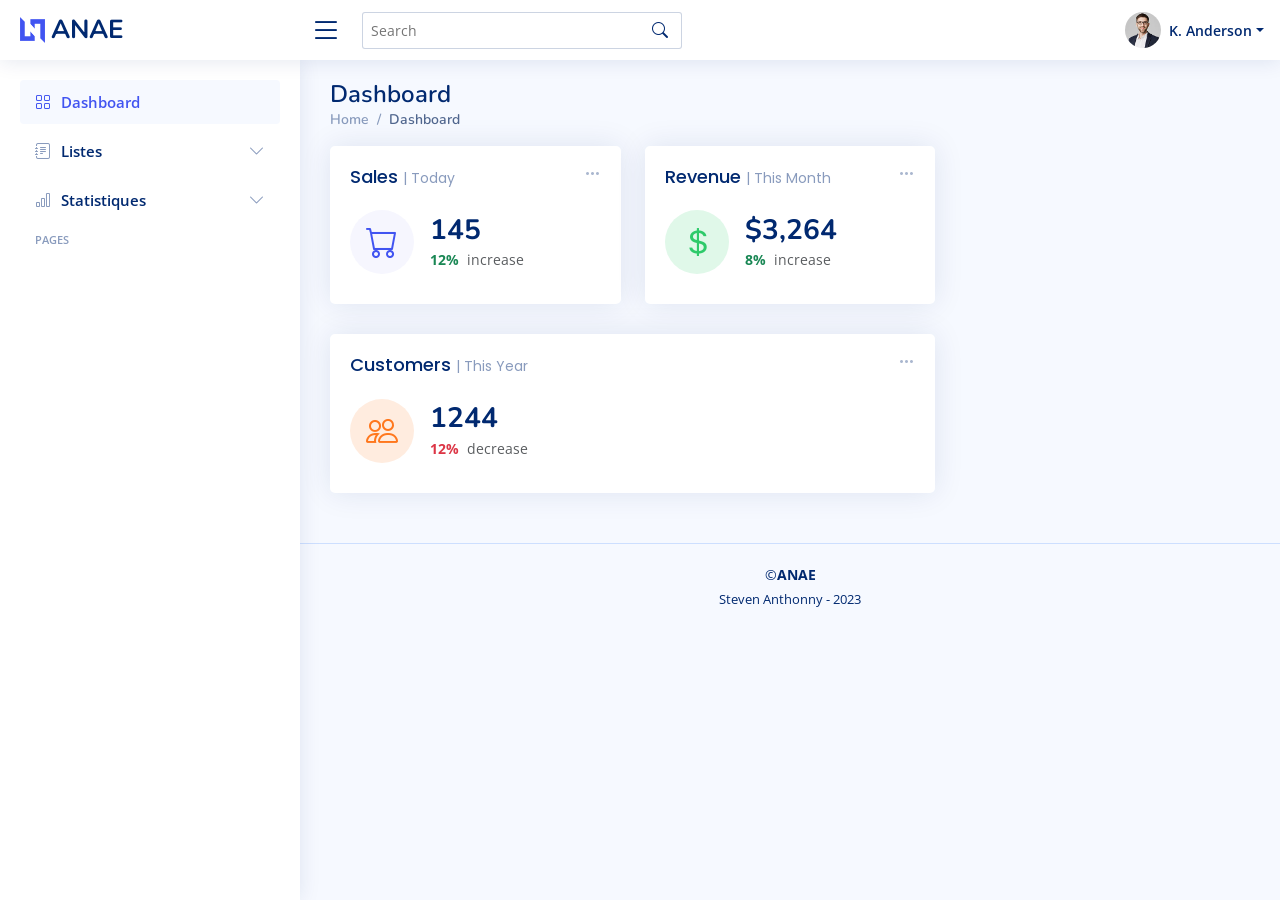
<file: AnaeLogiciel/wwwroot/NiceAdmin/index.html>
<!DOCTYPE html>
<html lang="en">

<head>
  <meta charset="utf-8">
  <meta content="width=device-width, initial-scale=1.0" name="viewport">

  <title>Dashboard - NiceAdmin Bootstrap Template</title>
  <meta content="" name="description">
  <meta content="" name="keywords">

  <!-- Favicons -->
  <link href="assets/img/favicon.png" rel="icon">
  <link href="assets/img/apple-touch-icon.png" rel="apple-touch-icon">

  <!-- Google Fonts -->
  <link href="https://fonts.gstatic.com" rel="preconnect">
  <link href="https://fonts.googleapis.com/css?family=Open+Sans:300,300i,400,400i,600,600i,700,700i|Nunito:300,300i,400,400i,600,600i,700,700i|Poppins:300,300i,400,400i,500,500i,600,600i,700,700i" rel="stylesheet">

  <!-- Vendor CSS Files -->
  <link href="assets/vendor/bootstrap/css/bootstrap.min.css" rel="stylesheet">
  <link href="assets/vendor/bootstrap-icons/bootstrap-icons.css" rel="stylesheet">
  <link href="assets/vendor/boxicons/css/boxicons.min.css" rel="stylesheet">
  <link href="assets/vendor/quill/quill.snow.css" rel="stylesheet">
  <link href="assets/vendor/quill/quill.bubble.css" rel="stylesheet">
  <link href="assets/vendor/remixicon/remixicon.css" rel="stylesheet">
  <link href="assets/vendor/simple-datatables/style.css" rel="stylesheet">

  <!-- Template Main CSS File -->
  <link href="assets/css/style.css" rel="stylesheet">

  <!-- =======================================================
  * Template Name: NiceAdmin
  * Updated: May 30 2023 with Bootstrap v5.3.0
  * Template URL: https://bootstrapmade.com/nice-admin-bootstrap-admin-html-template/
  * Author: BootstrapMade.com
  * License: https://bootstrapmade.com/license/
  ======================================================== -->
</head>

<body>

  <!-- ======= Header ======= -->
  <header id="header" class="header fixed-top d-flex align-items-center">

    <div class="d-flex align-items-center justify-content-between">
      <a href="index.html" class="logo d-flex align-items-center">
        <img src="assets/img/logo.png" alt="">
        <span class="d-none d-lg-block">ANAE</span>
      </a>
      <i class="bi bi-list toggle-sidebar-btn"></i>
    </div><!-- End Logo -->

    <div class="search-bar">
      <form class="search-form d-flex align-items-center" method="POST" action="#">
        <input type="text" name="query" placeholder="Search" title="Enter search keyword">
        <button type="submit" title="Search"><i class="bi bi-search"></i></button>
      </form>
    </div><!-- End Search Bar -->

    <nav class="header-nav ms-auto">
      <ul class="d-flex align-items-center">

        <li class="nav-item d-block d-lg-none">
          <a class="nav-link nav-icon search-bar-toggle " href="#">
            <i class="bi bi-search"></i>
          </a>
        </li><!-- End Search Icon-->

        <li class="nav-item dropdown pe-3">

          <a class="nav-link nav-profile d-flex align-items-center pe-0" href="#" data-bs-toggle="dropdown">
            <img src="assets/img/profile-img.jpg" alt="Profile" class="rounded-circle">
            <span class="d-none d-md-block dropdown-toggle ps-2">K. Anderson</span>
          </a><!-- End Profile Iamge Icon -->

          <ul class="dropdown-menu dropdown-menu-end dropdown-menu-arrow profile">
            <li class="dropdown-header">
              <h6>Kevin Anderson</h6>
              <span>Web Designer</span>
            </li>
            <li>
              <hr class="dropdown-divider">
            </li>

            <li>
              <a class="dropdown-item d-flex align-items-center" href="users-profile.html">
                <i class="bi bi-person"></i>
                <span>My Profile</span>
              </a>
            </li>
            <li>
              <hr class="dropdown-divider">
            </li>

            <li>
              <a class="dropdown-item d-flex align-items-center" href="users-profile.html">
                <i class="bi bi-gear"></i>
                <span>A propos du compte</span>
              </a>
            </li>
            <li>
              <hr class="dropdown-divider">
            </li>

            <li>
              <a class="dropdown-item d-flex align-items-center" href="pages-faq.html">
                <i class="bi bi-question-circle"></i>
                <span>Need Help?</span>
              </a>
            </li>
            <li>
              <hr class="dropdown-divider">
            </li>

            <li>
              <a class="dropdown-item d-flex align-items-center" href="#">
                <i class="bi bi-box-arrow-right"></i>
                <span>Se deconnecter</span>
              </a>
            </li>

          </ul><!-- End Profile Dropdown Items -->
        </li><!-- End Profile Nav -->

      </ul>
    </nav><!-- End Icons Navigation -->

  </header><!-- End Header -->

  <!-- ======= Sidebar ======= -->
  <aside id="sidebar" class="sidebar">

    <ul class="sidebar-nav" id="sidebar-nav">

      <li class="nav-item">
        <a class="nav-link " href="index.html">
          <i class="bi bi-grid"></i>
          <span>Dashboard</span>
        </a>
      </li><!-- End Dashboard Nav -->

      <li class="nav-item">
        <a class="nav-link collapsed" data-bs-target="#forms-nav" data-bs-toggle="collapse" href="#">
          <i class="bi bi-journal-text"></i><span>Listes</span><i class="bi bi-chevron-down ms-auto"></i>
        </a>
        <ul id="forms-nav" class="nav-content collapse " data-bs-parent="#sidebar-nav">
          <li>
            <a href="forms-elements.html">
              <i class="bi bi-circle"></i><span>Liste Projets</span>
            </a>
          </li>
          <li>
            <a href="forms-layouts.html">
              <i class="bi bi-circle"></i><span>Liste Activites</span>
            </a>
          </li>
          <li>
            <a href="forms-editors.html">
              <i class="bi bi-circle"></i><span>Liste Techniciens</span>
            </a>
          </li>
          <li>
            <a href="forms-validation.html">
              <i class="bi bi-circle"></i><span>Liste Employes</span>
            </a>
          </li>
        </ul>
      </li><!-- End Forms Nav -->

      <li class="nav-item">
        <a class="nav-link collapsed" data-bs-target="#charts-nav" data-bs-toggle="collapse" href="#">
          <i class="bi bi-bar-chart"></i><span>Statistiques</span><i class="bi bi-chevron-down ms-auto"></i>
        </a>
        <ul id="charts-nav" class="nav-content collapse " data-bs-parent="#sidebar-nav">
          <li>
            <a href="charts-chartjs.html">
              <i class="bi bi-circle"></i><span>Chiffres d'affaires</span>
            </a>
          </li>
          <li>
            <a href="charts-apexcharts.html">
              <i class="bi bi-circle"></i><span>Pourcentage homme / femme</span>
            </a>
          </li>
          <li>
            <a href="charts-echarts.html">
              <i class="bi bi-circle"></i><span>Repartition projets</span>
            </a>
          </li>
        </ul>
      </li><!-- End Charts Nav -->

      <li class="nav-heading">Pages</li>
    </ul>

  </aside><!-- End Sidebar-->

  <main id="main" class="main">

    <div class="pagetitle">
      <h1>Dashboard</h1>
      <nav>
        <ol class="breadcrumb">
          <li class="breadcrumb-item"><a href="index.html">Home</a></li>
          <li class="breadcrumb-item active">Dashboard</li>
        </ol>
      </nav>
    </div><!-- End Page Title -->

    <section class="section dashboard">
      <div class="row">

        <!-- Left side columns -->
        <div class="col-lg-8">
          <div class="row">

            <!-- Sales Card -->
            <div class="col-xxl-4 col-md-6">
              <div class="card info-card sales-card">

                <div class="filter">
                  <a class="icon" href="#" data-bs-toggle="dropdown"><i class="bi bi-three-dots"></i></a>
                  <ul class="dropdown-menu dropdown-menu-end dropdown-menu-arrow">
                    <li class="dropdown-header text-start">
                      <h6>Filter</h6>
                    </li>

                    <li><a class="dropdown-item" href="#">Today</a></li>
                    <li><a class="dropdown-item" href="#">This Month</a></li>
                    <li><a class="dropdown-item" href="#">This Year</a></li>
                  </ul>
                </div>

                <div class="card-body">
                  <h5 class="card-title">Sales <span>| Today</span></h5>

                  <div class="d-flex align-items-center">
                    <div class="card-icon rounded-circle d-flex align-items-center justify-content-center">
                      <i class="bi bi-cart"></i>
                    </div>
                    <div class="ps-3">
                      <h6>145</h6>
                      <span class="text-success small pt-1 fw-bold">12%</span> <span class="text-muted small pt-2 ps-1">increase</span>

                    </div>
                  </div>
                </div>

              </div>
            </div><!-- End Sales Card -->

            <!-- Revenue Card -->
            <div class="col-xxl-4 col-md-6">
              <div class="card info-card revenue-card">

                <div class="filter">
                  <a class="icon" href="#" data-bs-toggle="dropdown"><i class="bi bi-three-dots"></i></a>
                  <ul class="dropdown-menu dropdown-menu-end dropdown-menu-arrow">
                    <li class="dropdown-header text-start">
                      <h6>Filter</h6>
                    </li>

                    <li><a class="dropdown-item" href="#">Today</a></li>
                    <li><a class="dropdown-item" href="#">This Month</a></li>
                    <li><a class="dropdown-item" href="#">This Year</a></li>
                  </ul>
                </div>

                <div class="card-body">
                  <h5 class="card-title">Revenue <span>| This Month</span></h5>

                  <div class="d-flex align-items-center">
                    <div class="card-icon rounded-circle d-flex align-items-center justify-content-center">
                      <i class="bi bi-currency-dollar"></i>
                    </div>
                    <div class="ps-3">
                      <h6>$3,264</h6>
                      <span class="text-success small pt-1 fw-bold">8%</span> <span class="text-muted small pt-2 ps-1">increase</span>

                    </div>
                  </div>
                </div>

              </div>
            </div><!-- End Revenue Card -->

            <!-- Customers Card -->
            <div class="col-xxl-4 col-xl-12">

              <div class="card info-card customers-card">

                <div class="filter">
                  <a class="icon" href="#" data-bs-toggle="dropdown"><i class="bi bi-three-dots"></i></a>
                  <ul class="dropdown-menu dropdown-menu-end dropdown-menu-arrow">
                    <li class="dropdown-header text-start">
                      <h6>Filter</h6>
                    </li>

                    <li><a class="dropdown-item" href="#">Today</a></li>
                    <li><a class="dropdown-item" href="#">This Month</a></li>
                    <li><a class="dropdown-item" href="#">This Year</a></li>
                  </ul>
                </div>

                <div class="card-body">
                  <h5 class="card-title">Customers <span>| This Year</span></h5>

                  <div class="d-flex align-items-center">
                    <div class="card-icon rounded-circle d-flex align-items-center justify-content-center">
                      <i class="bi bi-people"></i>
                    </div>
                    <div class="ps-3">
                      <h6>1244</h6>
                      <span class="text-danger small pt-1 fw-bold">12%</span> <span class="text-muted small pt-2 ps-1">decrease</span>

                    </div>
                  </div>

                </div>
              </div>

            </div><!-- End Customers Card -->

          </div>
        </div><!-- End Left side columns -->

        <!-- Right side columns -->
        <div class="col-lg-4">

          <!-- News & Updates Traffic -->
          <div class="card">
            <div class="filter">
            </div>

            <div class="card-body pb-0">
              
              </div><!-- End sidebar recent posts-->

            </div>
          </div><!-- End News & Updates -->

        </div><!-- End Right side columns -->

      </div>
    </section>

  </main><!-- End #main -->

  <!-- ======= Footer ======= -->
  <footer id="footer" class="footer">
    <div class="copyright">
      &copy;<strong><span>ANAE</span></strong>
    </div>
    <div class="credits">
      <!-- All the links in the footer should remain intact. -->
      <!-- You can delete the links only if you purchased the pro version. -->
      <!-- Licensing information: https://bootstrapmade.com/license/ -->
      <!-- Purchase the pro version with working PHP/AJAX contact form: https://bootstrapmade.com/nice-admin-bootstrap-admin-html-template/ -->
      Steven Anthonny - 2023
    </div>
  </footer><!-- End Footer -->

  <a href="#" class="back-to-top d-flex align-items-center justify-content-center"><i class="bi bi-arrow-up-short"></i></a>

  <!-- Vendor JS Files -->
  <script src="assets/vendor/apexcharts/apexcharts.min.js"></script>
  <script src="assets/vendor/bootstrap/js/bootstrap.bundle.min.js"></script>
  <script src="assets/vendor/chart.js/chart.umd.js"></script>
  <script src="assets/vendor/echarts/echarts.min.js"></script>
  <script src="assets/vendor/quill/quill.min.js"></script>
  <script src="assets/vendor/simple-datatables/simple-datatables.js"></script>
  <script src="assets/vendor/tinymce/tinymce.min.js"></script>
  <script src="assets/vendor/php-email-form/validate.js"></script>

  <!-- Template Main JS File -->
  <script src="assets/js/main.js"></script>

</body>

</html>
</file>
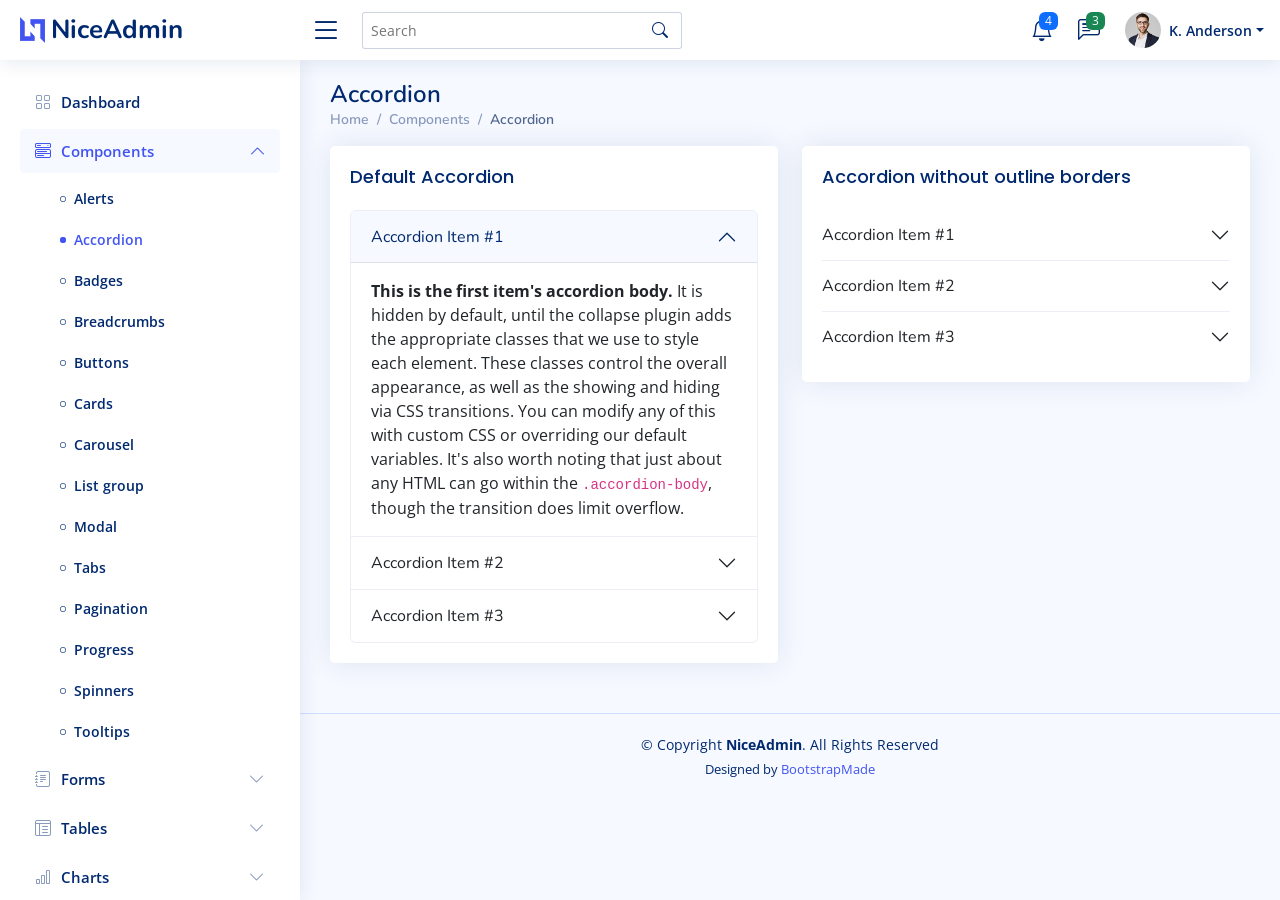
<file: AnaeLogiciel/wwwroot/NiceAdmin/components-accordion.html>
<!DOCTYPE html>
<html lang="en">

<head>
  <meta charset="utf-8">
  <meta content="width=device-width, initial-scale=1.0" name="viewport">

  <title>Components / Accordion - NiceAdmin Bootstrap Template</title>
  <meta content="" name="description">
  <meta content="" name="keywords">

  <!-- Favicons -->
  <link href="assets/img/favicon.png" rel="icon">
  <link href="assets/img/apple-touch-icon.png" rel="apple-touch-icon">

  <!-- Google Fonts -->
  <link href="https://fonts.gstatic.com" rel="preconnect">
  <link href="https://fonts.googleapis.com/css?family=Open+Sans:300,300i,400,400i,600,600i,700,700i|Nunito:300,300i,400,400i,600,600i,700,700i|Poppins:300,300i,400,400i,500,500i,600,600i,700,700i" rel="stylesheet">

  <!-- Vendor CSS Files -->
  <link href="assets/vendor/bootstrap/css/bootstrap.min.css" rel="stylesheet">
  <link href="assets/vendor/bootstrap-icons/bootstrap-icons.css" rel="stylesheet">
  <link href="assets/vendor/boxicons/css/boxicons.min.css" rel="stylesheet">
  <link href="assets/vendor/quill/quill.snow.css" rel="stylesheet">
  <link href="assets/vendor/quill/quill.bubble.css" rel="stylesheet">
  <link href="assets/vendor/remixicon/remixicon.css" rel="stylesheet">
  <link href="assets/vendor/simple-datatables/style.css" rel="stylesheet">

  <!-- Template Main CSS File -->
  <link href="assets/css/style.css" rel="stylesheet">

  <!-- =======================================================
  * Template Name: NiceAdmin
  * Updated: May 30 2023 with Bootstrap v5.3.0
  * Template URL: https://bootstrapmade.com/nice-admin-bootstrap-admin-html-template/
  * Author: BootstrapMade.com
  * License: https://bootstrapmade.com/license/
  ======================================================== -->
</head>

<body>

  <!-- ======= Header ======= -->
  <header id="header" class="header fixed-top d-flex align-items-center">

    <div class="d-flex align-items-center justify-content-between">
      <a href="index.html" class="logo d-flex align-items-center">
        <img src="assets/img/logo.png" alt="">
        <span class="d-none d-lg-block">NiceAdmin</span>
      </a>
      <i class="bi bi-list toggle-sidebar-btn"></i>
    </div><!-- End Logo -->

    <div class="search-bar">
      <form class="search-form d-flex align-items-center" method="POST" action="#">
        <input type="text" name="query" placeholder="Search" title="Enter search keyword">
        <button type="submit" title="Search"><i class="bi bi-search"></i></button>
      </form>
    </div><!-- End Search Bar -->

    <nav class="header-nav ms-auto">
      <ul class="d-flex align-items-center">

        <li class="nav-item d-block d-lg-none">
          <a class="nav-link nav-icon search-bar-toggle " href="#">
            <i class="bi bi-search"></i>
          </a>
        </li><!-- End Search Icon-->

        <li class="nav-item dropdown">

          <a class="nav-link nav-icon" href="#" data-bs-toggle="dropdown">
            <i class="bi bi-bell"></i>
            <span class="badge bg-primary badge-number">4</span>
          </a><!-- End Notification Icon -->

          <ul class="dropdown-menu dropdown-menu-end dropdown-menu-arrow notifications">
            <li class="dropdown-header">
              You have 4 new notifications
              <a href="#"><span class="badge rounded-pill bg-primary p-2 ms-2">View all</span></a>
            </li>
            <li>
              <hr class="dropdown-divider">
            </li>

            <li class="notification-item">
              <i class="bi bi-exclamation-circle text-warning"></i>
              <div>
                <h4>Lorem Ipsum</h4>
                <p>Quae dolorem earum veritatis oditseno</p>
                <p>30 min. ago</p>
              </div>
            </li>

            <li>
              <hr class="dropdown-divider">
            </li>

            <li class="notification-item">
              <i class="bi bi-x-circle text-danger"></i>
              <div>
                <h4>Atque rerum nesciunt</h4>
                <p>Quae dolorem earum veritatis oditseno</p>
                <p>1 hr. ago</p>
              </div>
            </li>

            <li>
              <hr class="dropdown-divider">
            </li>

            <li class="notification-item">
              <i class="bi bi-check-circle text-success"></i>
              <div>
                <h4>Sit rerum fuga</h4>
                <p>Quae dolorem earum veritatis oditseno</p>
                <p>2 hrs. ago</p>
              </div>
            </li>

            <li>
              <hr class="dropdown-divider">
            </li>

            <li class="notification-item">
              <i class="bi bi-info-circle text-primary"></i>
              <div>
                <h4>Dicta reprehenderit</h4>
                <p>Quae dolorem earum veritatis oditseno</p>
                <p>4 hrs. ago</p>
              </div>
            </li>

            <li>
              <hr class="dropdown-divider">
            </li>
            <li class="dropdown-footer">
              <a href="#">Show all notifications</a>
            </li>

          </ul><!-- End Notification Dropdown Items -->

        </li><!-- End Notification Nav -->

        <li class="nav-item dropdown">

          <a class="nav-link nav-icon" href="#" data-bs-toggle="dropdown">
            <i class="bi bi-chat-left-text"></i>
            <span class="badge bg-success badge-number">3</span>
          </a><!-- End Messages Icon -->

          <ul class="dropdown-menu dropdown-menu-end dropdown-menu-arrow messages">
            <li class="dropdown-header">
              You have 3 new messages
              <a href="#"><span class="badge rounded-pill bg-primary p-2 ms-2">View all</span></a>
            </li>
            <li>
              <hr class="dropdown-divider">
            </li>

            <li class="message-item">
              <a href="#">
                <img src="assets/img/messages-1.jpg" alt="" class="rounded-circle">
                <div>
                  <h4>Maria Hudson</h4>
                  <p>Velit asperiores et ducimus soluta repudiandae labore officia est ut...</p>
                  <p>4 hrs. ago</p>
                </div>
              </a>
            </li>
            <li>
              <hr class="dropdown-divider">
            </li>

            <li class="message-item">
              <a href="#">
                <img src="assets/img/messages-2.jpg" alt="" class="rounded-circle">
                <div>
                  <h4>Anna Nelson</h4>
                  <p>Velit asperiores et ducimus soluta repudiandae labore officia est ut...</p>
                  <p>6 hrs. ago</p>
                </div>
              </a>
            </li>
            <li>
              <hr class="dropdown-divider">
            </li>

            <li class="message-item">
              <a href="#">
                <img src="assets/img/messages-3.jpg" alt="" class="rounded-circle">
                <div>
                  <h4>David Muldon</h4>
                  <p>Velit asperiores et ducimus soluta repudiandae labore officia est ut...</p>
                  <p>8 hrs. ago</p>
                </div>
              </a>
            </li>
            <li>
              <hr class="dropdown-divider">
            </li>

            <li class="dropdown-footer">
              <a href="#">Show all messages</a>
            </li>

          </ul><!-- End Messages Dropdown Items -->

        </li><!-- End Messages Nav -->

        <li class="nav-item dropdown pe-3">

          <a class="nav-link nav-profile d-flex align-items-center pe-0" href="#" data-bs-toggle="dropdown">
            <img src="assets/img/profile-img.jpg" alt="Profile" class="rounded-circle">
            <span class="d-none d-md-block dropdown-toggle ps-2">K. Anderson</span>
          </a><!-- End Profile Iamge Icon -->

          <ul class="dropdown-menu dropdown-menu-end dropdown-menu-arrow profile">
            <li class="dropdown-header">
              <h6>Kevin Anderson</h6>
              <span>Web Designer</span>
            </li>
            <li>
              <hr class="dropdown-divider">
            </li>

            <li>
              <a class="dropdown-item d-flex align-items-center" href="users-profile.html">
                <i class="bi bi-person"></i>
                <span>My Profile</span>
              </a>
            </li>
            <li>
              <hr class="dropdown-divider">
            </li>

            <li>
              <a class="dropdown-item d-flex align-items-center" href="users-profile.html">
                <i class="bi bi-gear"></i>
                <span>Account Settings</span>
              </a>
            </li>
            <li>
              <hr class="dropdown-divider">
            </li>

            <li>
              <a class="dropdown-item d-flex align-items-center" href="pages-faq.html">
                <i class="bi bi-question-circle"></i>
                <span>Need Help?</span>
              </a>
            </li>
            <li>
              <hr class="dropdown-divider">
            </li>

            <li>
              <a class="dropdown-item d-flex align-items-center" href="#">
                <i class="bi bi-box-arrow-right"></i>
                <span>Sign Out</span>
              </a>
            </li>

          </ul><!-- End Profile Dropdown Items -->
        </li><!-- End Profile Nav -->

      </ul>
    </nav><!-- End Icons Navigation -->

  </header><!-- End Header -->

  <!-- ======= Sidebar ======= -->
  <aside id="sidebar" class="sidebar">

    <ul class="sidebar-nav" id="sidebar-nav">

      <li class="nav-item">
        <a class="nav-link collapsed" href="index.html">
          <i class="bi bi-grid"></i>
          <span>Dashboard</span>
        </a>
      </li><!-- End Dashboard Nav -->

      <li class="nav-item">
        <a class="nav-link " data-bs-target="#components-nav" data-bs-toggle="collapse" href="#">
          <i class="bi bi-menu-button-wide"></i><span>Components</span><i class="bi bi-chevron-down ms-auto"></i>
        </a>
        <ul id="components-nav" class="nav-content collapse show" data-bs-parent="#sidebar-nav">
          <li>
            <a href="components-alerts.html">
              <i class="bi bi-circle"></i><span>Alerts</span>
            </a>
          </li>
          <li>
            <a href="components-accordion.html" class="active">
              <i class="bi bi-circle"></i><span>Accordion</span>
            </a>
          </li>
          <li>
            <a href="components-badges.html">
              <i class="bi bi-circle"></i><span>Badges</span>
            </a>
          </li>
          <li>
            <a href="components-breadcrumbs.html">
              <i class="bi bi-circle"></i><span>Breadcrumbs</span>
            </a>
          </li>
          <li>
            <a href="components-buttons.html">
              <i class="bi bi-circle"></i><span>Buttons</span>
            </a>
          </li>
          <li>
            <a href="components-cards.html">
              <i class="bi bi-circle"></i><span>Cards</span>
            </a>
          </li>
          <li>
            <a href="components-carousel.html">
              <i class="bi bi-circle"></i><span>Carousel</span>
            </a>
          </li>
          <li>
            <a href="components-list-group.html">
              <i class="bi bi-circle"></i><span>List group</span>
            </a>
          </li>
          <li>
            <a href="components-modal.html">
              <i class="bi bi-circle"></i><span>Modal</span>
            </a>
          </li>
          <li>
            <a href="components-tabs.html">
              <i class="bi bi-circle"></i><span>Tabs</span>
            </a>
          </li>
          <li>
            <a href="components-pagination.html">
              <i class="bi bi-circle"></i><span>Pagination</span>
            </a>
          </li>
          <li>
            <a href="components-progress.html">
              <i class="bi bi-circle"></i><span>Progress</span>
            </a>
          </li>
          <li>
            <a href="components-spinners.html">
              <i class="bi bi-circle"></i><span>Spinners</span>
            </a>
          </li>
          <li>
            <a href="components-tooltips.html">
              <i class="bi bi-circle"></i><span>Tooltips</span>
            </a>
          </li>
        </ul>
      </li><!-- End Components Nav -->

      <li class="nav-item">
        <a class="nav-link collapsed" data-bs-target="#forms-nav" data-bs-toggle="collapse" href="#">
          <i class="bi bi-journal-text"></i><span>Forms</span><i class="bi bi-chevron-down ms-auto"></i>
        </a>
        <ul id="forms-nav" class="nav-content collapse " data-bs-parent="#sidebar-nav">
          <li>
            <a href="forms-elements.html">
              <i class="bi bi-circle"></i><span>Form Elements</span>
            </a>
          </li>
          <li>
            <a href="forms-layouts.html">
              <i class="bi bi-circle"></i><span>Form Layouts</span>
            </a>
          </li>
          <li>
            <a href="forms-editors.html">
              <i class="bi bi-circle"></i><span>Form Editors</span>
            </a>
          </li>
          <li>
            <a href="forms-validation.html">
              <i class="bi bi-circle"></i><span>Form Validation</span>
            </a>
          </li>
        </ul>
      </li><!-- End Forms Nav -->

      <li class="nav-item">
        <a class="nav-link collapsed" data-bs-target="#tables-nav" data-bs-toggle="collapse" href="#">
          <i class="bi bi-layout-text-window-reverse"></i><span>Tables</span><i class="bi bi-chevron-down ms-auto"></i>
        </a>
        <ul id="tables-nav" class="nav-content collapse " data-bs-parent="#sidebar-nav">
          <li>
            <a href="tables-general.html">
              <i class="bi bi-circle"></i><span>General Tables</span>
            </a>
          </li>
          <li>
            <a href="tables-data.html">
              <i class="bi bi-circle"></i><span>Data Tables</span>
            </a>
          </li>
        </ul>
      </li><!-- End Tables Nav -->

      <li class="nav-item">
        <a class="nav-link collapsed" data-bs-target="#charts-nav" data-bs-toggle="collapse" href="#">
          <i class="bi bi-bar-chart"></i><span>Charts</span><i class="bi bi-chevron-down ms-auto"></i>
        </a>
        <ul id="charts-nav" class="nav-content collapse " data-bs-parent="#sidebar-nav">
          <li>
            <a href="charts-chartjs.html">
              <i class="bi bi-circle"></i><span>Chart.js</span>
            </a>
          </li>
          <li>
            <a href="charts-apexcharts.html">
              <i class="bi bi-circle"></i><span>ApexCharts</span>
            </a>
          </li>
          <li>
            <a href="charts-echarts.html">
              <i class="bi bi-circle"></i><span>ECharts</span>
            </a>
          </li>
        </ul>
      </li><!-- End Charts Nav -->

      <li class="nav-item">
        <a class="nav-link collapsed" data-bs-target="#icons-nav" data-bs-toggle="collapse" href="#">
          <i class="bi bi-gem"></i><span>Icons</span><i class="bi bi-chevron-down ms-auto"></i>
        </a>
        <ul id="icons-nav" class="nav-content collapse " data-bs-parent="#sidebar-nav">
          <li>
            <a href="icons-bootstrap.html">
              <i class="bi bi-circle"></i><span>Bootstrap Icons</span>
            </a>
          </li>
          <li>
            <a href="icons-remix.html">
              <i class="bi bi-circle"></i><span>Remix Icons</span>
            </a>
          </li>
          <li>
            <a href="icons-boxicons.html">
              <i class="bi bi-circle"></i><span>Boxicons</span>
            </a>
          </li>
        </ul>
      </li><!-- End Icons Nav -->

      <li class="nav-heading">Pages</li>

      <li class="nav-item">
        <a class="nav-link collapsed" href="users-profile.html">
          <i class="bi bi-person"></i>
          <span>Profile</span>
        </a>
      </li><!-- End Profile Page Nav -->

      <li class="nav-item">
        <a class="nav-link collapsed" href="pages-faq.html">
          <i class="bi bi-question-circle"></i>
          <span>F.A.Q</span>
        </a>
      </li><!-- End F.A.Q Page Nav -->

      <li class="nav-item">
        <a class="nav-link collapsed" href="pages-contact.html">
          <i class="bi bi-envelope"></i>
          <span>Contact</span>
        </a>
      </li><!-- End Contact Page Nav -->

      <li class="nav-item">
        <a class="nav-link collapsed" href="pages-register.html">
          <i class="bi bi-card-list"></i>
          <span>Register</span>
        </a>
      </li><!-- End Register Page Nav -->

      <li class="nav-item">
        <a class="nav-link collapsed" href="pages-login.html">
          <i class="bi bi-box-arrow-in-right"></i>
          <span>Login</span>
        </a>
      </li><!-- End Login Page Nav -->

      <li class="nav-item">
        <a class="nav-link collapsed" href="pages-error-404.html">
          <i class="bi bi-dash-circle"></i>
          <span>Error 404</span>
        </a>
      </li><!-- End Error 404 Page Nav -->

      <li class="nav-item">
        <a class="nav-link collapsed" href="pages-blank.html">
          <i class="bi bi-file-earmark"></i>
          <span>Blank</span>
        </a>
      </li><!-- End Blank Page Nav -->

    </ul>

  </aside><!-- End Sidebar-->

  <main id="main" class="main">

    <div class="pagetitle">
      <h1>Accordion</h1>
      <nav>
        <ol class="breadcrumb">
          <li class="breadcrumb-item"><a href="index.html">Home</a></li>
          <li class="breadcrumb-item">Components</li>
          <li class="breadcrumb-item active">Accordion</li>
        </ol>
      </nav>
    </div><!-- End Page Title -->

    <section class="section">
      <div class="row">
        <div class="col-lg-6">

          <div class="card">
            <div class="card-body">
              <h5 class="card-title">Default Accordion</h5>

              <!-- Default Accordion -->
              <div class="accordion" id="accordionExample">
                <div class="accordion-item">
                  <h2 class="accordion-header" id="headingOne">
                    <button class="accordion-button" type="button" data-bs-toggle="collapse" data-bs-target="#collapseOne" aria-expanded="true" aria-controls="collapseOne">
                      Accordion Item #1
                    </button>
                  </h2>
                  <div id="collapseOne" class="accordion-collapse collapse show" aria-labelledby="headingOne" data-bs-parent="#accordionExample">
                    <div class="accordion-body">
                      <strong>This is the first item's accordion body.</strong> It is hidden by default, until the collapse plugin adds the appropriate classes that we use to style each element. These classes control the overall appearance, as well as the showing and hiding via CSS transitions. You can modify any of this with custom CSS or overriding our default variables. It's also worth noting that just about any HTML can go within the <code>.accordion-body</code>, though the transition does limit overflow.
                    </div>
                  </div>
                </div>
                <div class="accordion-item">
                  <h2 class="accordion-header" id="headingTwo">
                    <button class="accordion-button collapsed" type="button" data-bs-toggle="collapse" data-bs-target="#collapseTwo" aria-expanded="false" aria-controls="collapseTwo">
                      Accordion Item #2
                    </button>
                  </h2>
                  <div id="collapseTwo" class="accordion-collapse collapse" aria-labelledby="headingTwo" data-bs-parent="#accordionExample">
                    <div class="accordion-body">
                      <strong>This is the second item's accordion body.</strong> It is hidden by default, until the collapse plugin adds the appropriate classes that we use to style each element. These classes control the overall appearance, as well as the showing and hiding via CSS transitions. You can modify any of this with custom CSS or overriding our default variables. It's also worth noting that just about any HTML can go within the <code>.accordion-body</code>, though the transition does limit overflow.
                    </div>
                  </div>
                </div>
                <div class="accordion-item">
                  <h2 class="accordion-header" id="headingThree">
                    <button class="accordion-button collapsed" type="button" data-bs-toggle="collapse" data-bs-target="#collapseThree" aria-expanded="false" aria-controls="collapseThree">
                      Accordion Item #3
                    </button>
                  </h2>
                  <div id="collapseThree" class="accordion-collapse collapse" aria-labelledby="headingThree" data-bs-parent="#accordionExample">
                    <div class="accordion-body">
                      <strong>This is the third item's accordion body.</strong> It is hidden by default, until the collapse plugin adds the appropriate classes that we use to style each element. These classes control the overall appearance, as well as the showing and hiding via CSS transitions. You can modify any of this with custom CSS or overriding our default variables. It's also worth noting that just about any HTML can go within the <code>.accordion-body</code>, though the transition does limit overflow.
                    </div>
                  </div>
                </div>
              </div><!-- End Default Accordion Example -->

            </div>
          </div>

        </div>

        <div class="col-lg-6">

          <div class="card">
            <div class="card-body">
              <h5 class="card-title">Accordion without outline borders</h5>

              <!-- Accordion without outline borders -->
              <div class="accordion accordion-flush" id="accordionFlushExample">
                <div class="accordion-item">
                  <h2 class="accordion-header" id="flush-headingOne">
                    <button class="accordion-button collapsed" type="button" data-bs-toggle="collapse" data-bs-target="#flush-collapseOne" aria-expanded="false" aria-controls="flush-collapseOne">
                      Accordion Item #1
                    </button>
                  </h2>
                  <div id="flush-collapseOne" class="accordion-collapse collapse" aria-labelledby="flush-headingOne" data-bs-parent="#accordionFlushExample">
                    <div class="accordion-body">Placeholder content for this accordion, which is intended to demonstrate the <code>.accordion-flush</code> class. This is the first item's accordion body.</div>
                  </div>
                </div>
                <div class="accordion-item">
                  <h2 class="accordion-header" id="flush-headingTwo">
                    <button class="accordion-button collapsed" type="button" data-bs-toggle="collapse" data-bs-target="#flush-collapseTwo" aria-expanded="false" aria-controls="flush-collapseTwo">
                      Accordion Item #2
                    </button>
                  </h2>
                  <div id="flush-collapseTwo" class="accordion-collapse collapse" aria-labelledby="flush-headingTwo" data-bs-parent="#accordionFlushExample">
                    <div class="accordion-body">Placeholder content for this accordion, which is intended to demonstrate the <code>.accordion-flush</code> class. This is the second item's accordion body. Let's imagine this being filled with some actual content.</div>
                  </div>
                </div>
                <div class="accordion-item">
                  <h2 class="accordion-header" id="flush-headingThree">
                    <button class="accordion-button collapsed" type="button" data-bs-toggle="collapse" data-bs-target="#flush-collapseThree" aria-expanded="false" aria-controls="flush-collapseThree">
                      Accordion Item #3
                    </button>
                  </h2>
                  <div id="flush-collapseThree" class="accordion-collapse collapse" aria-labelledby="flush-headingThree" data-bs-parent="#accordionFlushExample">
                    <div class="accordion-body">Placeholder content for this accordion, which is intended to demonstrate the <code>.accordion-flush</code> class. This is the third item's accordion body. Nothing more exciting happening here in terms of content, but just filling up the space to make it look, at least at first glance, a bit more representative of how this would look in a real-world application.</div>
                  </div>
                </div>
              </div><!-- End Accordion without outline borders -->

            </div>
          </div>

        </div>
      </div>
    </section>

  </main><!-- End #main -->

  <!-- ======= Footer ======= -->
  <footer id="footer" class="footer">
    <div class="copyright">
      &copy; Copyright <strong><span>NiceAdmin</span></strong>. All Rights Reserved
    </div>
    <div class="credits">
      <!-- All the links in the footer should remain intact. -->
      <!-- You can delete the links only if you purchased the pro version. -->
      <!-- Licensing information: https://bootstrapmade.com/license/ -->
      <!-- Purchase the pro version with working PHP/AJAX contact form: https://bootstrapmade.com/nice-admin-bootstrap-admin-html-template/ -->
      Designed by <a href="https://bootstrapmade.com/">BootstrapMade</a>
    </div>
  </footer><!-- End Footer -->

  <a href="#" class="back-to-top d-flex align-items-center justify-content-center"><i class="bi bi-arrow-up-short"></i></a>

  <!-- Vendor JS Files -->
  <script src="assets/vendor/apexcharts/apexcharts.min.js"></script>
  <script src="assets/vendor/bootstrap/js/bootstrap.bundle.min.js"></script>
  <script src="assets/vendor/chart.js/chart.umd.js"></script>
  <script src="assets/vendor/echarts/echarts.min.js"></script>
  <script src="assets/vendor/quill/quill.min.js"></script>
  <script src="assets/vendor/simple-datatables/simple-datatables.js"></script>
  <script src="assets/vendor/tinymce/tinymce.min.js"></script>
  <script src="assets/vendor/php-email-form/validate.js"></script>

  <!-- Template Main JS File -->
  <script src="assets/js/main.js"></script>

</body>

</html>
</file>
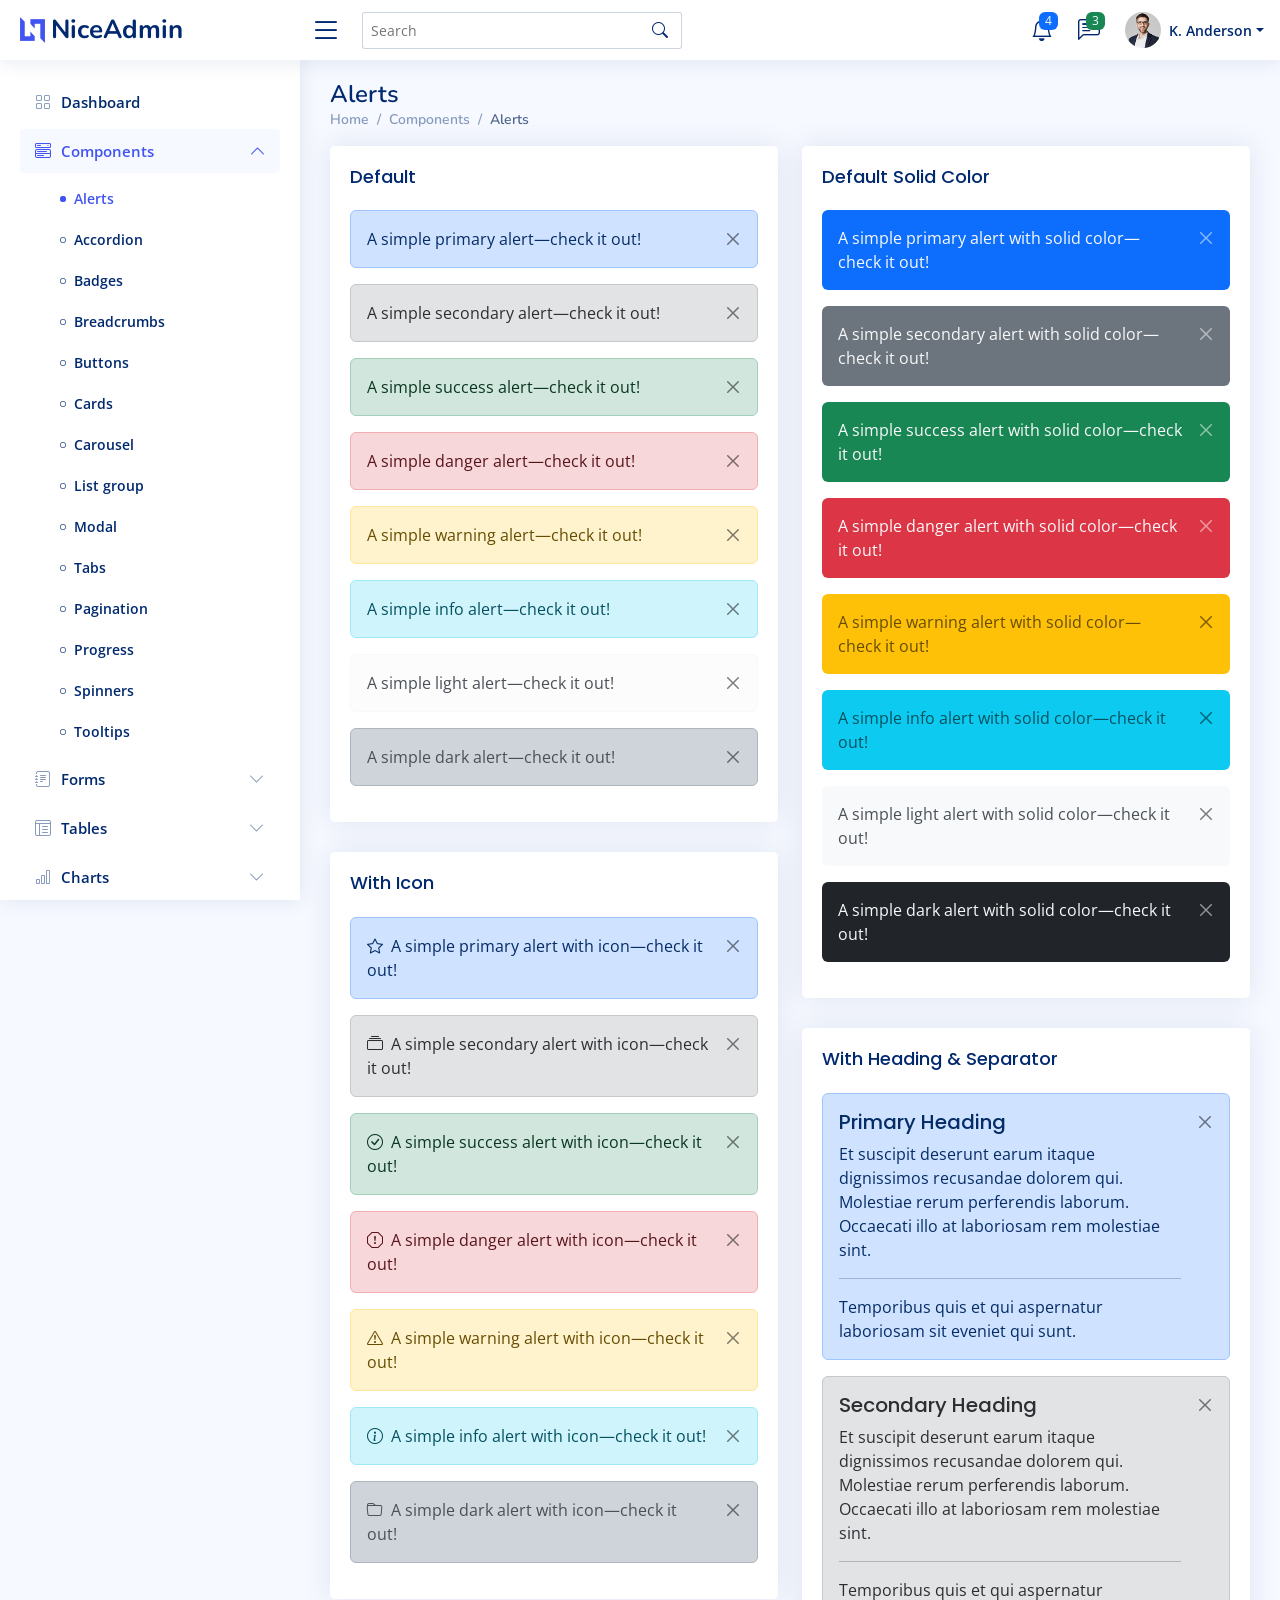
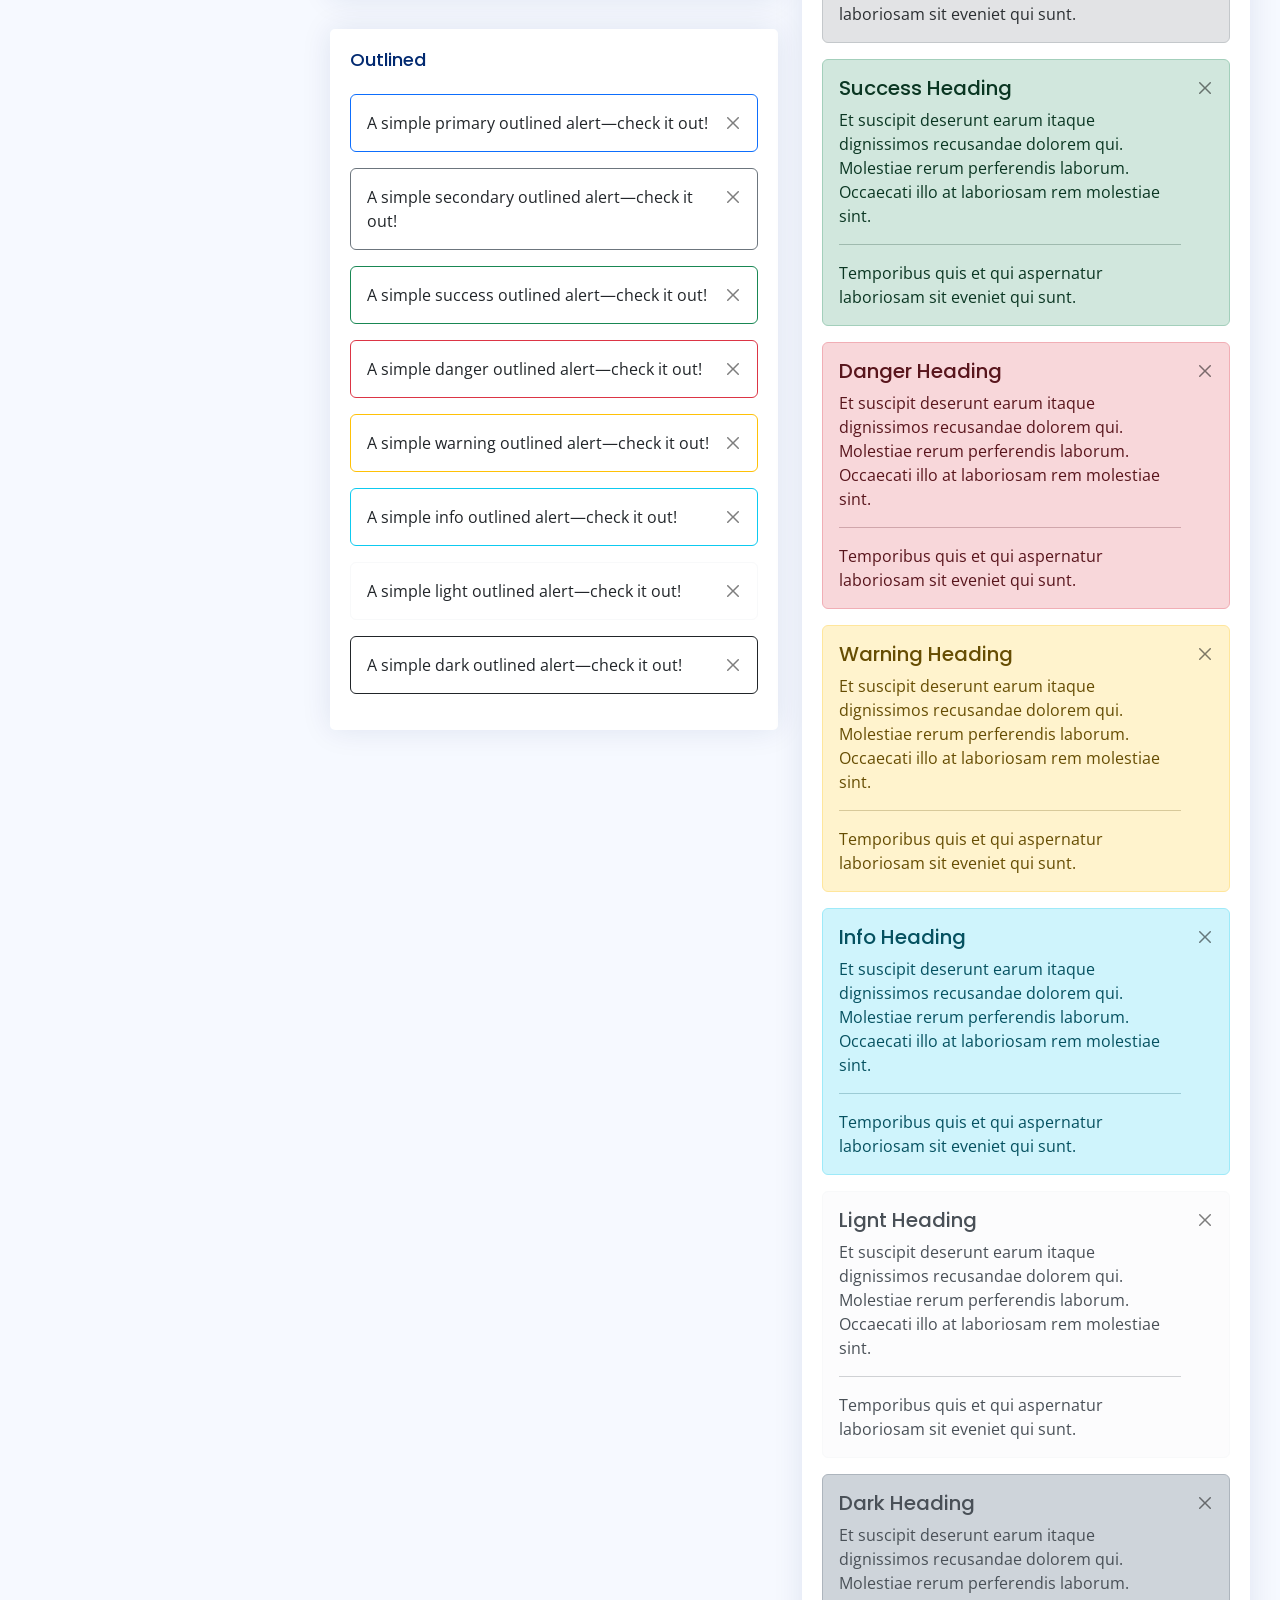
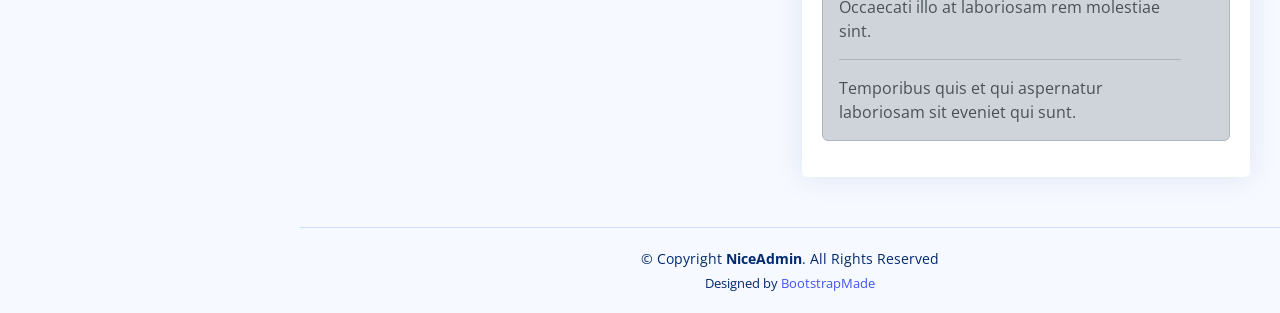
<file: AnaeLogiciel/wwwroot/NiceAdmin/components-alerts.html>
<!DOCTYPE html>
<html lang="en">

<head>
  <meta charset="utf-8">
  <meta content="width=device-width, initial-scale=1.0" name="viewport">

  <title>Components / Alerts - NiceAdmin Bootstrap Template</title>
  <meta content="" name="description">
  <meta content="" name="keywords">

  <!-- Favicons -->
  <link href="assets/img/favicon.png" rel="icon">
  <link href="assets/img/apple-touch-icon.png" rel="apple-touch-icon">

  <!-- Google Fonts -->
  <link href="https://fonts.gstatic.com" rel="preconnect">
  <link href="https://fonts.googleapis.com/css?family=Open+Sans:300,300i,400,400i,600,600i,700,700i|Nunito:300,300i,400,400i,600,600i,700,700i|Poppins:300,300i,400,400i,500,500i,600,600i,700,700i" rel="stylesheet">

  <!-- Vendor CSS Files -->
  <link href="assets/vendor/bootstrap/css/bootstrap.min.css" rel="stylesheet">
  <link href="assets/vendor/bootstrap-icons/bootstrap-icons.css" rel="stylesheet">
  <link href="assets/vendor/boxicons/css/boxicons.min.css" rel="stylesheet">
  <link href="assets/vendor/quill/quill.snow.css" rel="stylesheet">
  <link href="assets/vendor/quill/quill.bubble.css" rel="stylesheet">
  <link href="assets/vendor/remixicon/remixicon.css" rel="stylesheet">
  <link href="assets/vendor/simple-datatables/style.css" rel="stylesheet">

  <!-- Template Main CSS File -->
  <link href="assets/css/style.css" rel="stylesheet">

  <!-- =======================================================
  * Template Name: NiceAdmin
  * Updated: May 30 2023 with Bootstrap v5.3.0
  * Template URL: https://bootstrapmade.com/nice-admin-bootstrap-admin-html-template/
  * Author: BootstrapMade.com
  * License: https://bootstrapmade.com/license/
  ======================================================== -->
</head>

<body>

  <!-- ======= Header ======= -->
  <header id="header" class="header fixed-top d-flex align-items-center">

    <div class="d-flex align-items-center justify-content-between">
      <a href="index.html" class="logo d-flex align-items-center">
        <img src="assets/img/logo.png" alt="">
        <span class="d-none d-lg-block">NiceAdmin</span>
      </a>
      <i class="bi bi-list toggle-sidebar-btn"></i>
    </div><!-- End Logo -->

    <div class="search-bar">
      <form class="search-form d-flex align-items-center" method="POST" action="#">
        <input type="text" name="query" placeholder="Search" title="Enter search keyword">
        <button type="submit" title="Search"><i class="bi bi-search"></i></button>
      </form>
    </div><!-- End Search Bar -->

    <nav class="header-nav ms-auto">
      <ul class="d-flex align-items-center">

        <li class="nav-item d-block d-lg-none">
          <a class="nav-link nav-icon search-bar-toggle " href="#">
            <i class="bi bi-search"></i>
          </a>
        </li><!-- End Search Icon-->

        <li class="nav-item dropdown">

          <a class="nav-link nav-icon" href="#" data-bs-toggle="dropdown">
            <i class="bi bi-bell"></i>
            <span class="badge bg-primary badge-number">4</span>
          </a><!-- End Notification Icon -->

          <ul class="dropdown-menu dropdown-menu-end dropdown-menu-arrow notifications">
            <li class="dropdown-header">
              You have 4 new notifications
              <a href="#"><span class="badge rounded-pill bg-primary p-2 ms-2">View all</span></a>
            </li>
            <li>
              <hr class="dropdown-divider">
            </li>

            <li class="notification-item">
              <i class="bi bi-exclamation-circle text-warning"></i>
              <div>
                <h4>Lorem Ipsum</h4>
                <p>Quae dolorem earum veritatis oditseno</p>
                <p>30 min. ago</p>
              </div>
            </li>

            <li>
              <hr class="dropdown-divider">
            </li>

            <li class="notification-item">
              <i class="bi bi-x-circle text-danger"></i>
              <div>
                <h4>Atque rerum nesciunt</h4>
                <p>Quae dolorem earum veritatis oditseno</p>
                <p>1 hr. ago</p>
              </div>
            </li>

            <li>
              <hr class="dropdown-divider">
            </li>

            <li class="notification-item">
              <i class="bi bi-check-circle text-success"></i>
              <div>
                <h4>Sit rerum fuga</h4>
                <p>Quae dolorem earum veritatis oditseno</p>
                <p>2 hrs. ago</p>
              </div>
            </li>

            <li>
              <hr class="dropdown-divider">
            </li>

            <li class="notification-item">
              <i class="bi bi-info-circle text-primary"></i>
              <div>
                <h4>Dicta reprehenderit</h4>
                <p>Quae dolorem earum veritatis oditseno</p>
                <p>4 hrs. ago</p>
              </div>
            </li>

            <li>
              <hr class="dropdown-divider">
            </li>
            <li class="dropdown-footer">
              <a href="#">Show all notifications</a>
            </li>

          </ul><!-- End Notification Dropdown Items -->

        </li><!-- End Notification Nav -->

        <li class="nav-item dropdown">

          <a class="nav-link nav-icon" href="#" data-bs-toggle="dropdown">
            <i class="bi bi-chat-left-text"></i>
            <span class="badge bg-success badge-number">3</span>
          </a><!-- End Messages Icon -->

          <ul class="dropdown-menu dropdown-menu-end dropdown-menu-arrow messages">
            <li class="dropdown-header">
              You have 3 new messages
              <a href="#"><span class="badge rounded-pill bg-primary p-2 ms-2">View all</span></a>
            </li>
            <li>
              <hr class="dropdown-divider">
            </li>

            <li class="message-item">
              <a href="#">
                <img src="assets/img/messages-1.jpg" alt="" class="rounded-circle">
                <div>
                  <h4>Maria Hudson</h4>
                  <p>Velit asperiores et ducimus soluta repudiandae labore officia est ut...</p>
                  <p>4 hrs. ago</p>
                </div>
              </a>
            </li>
            <li>
              <hr class="dropdown-divider">
            </li>

            <li class="message-item">
              <a href="#">
                <img src="assets/img/messages-2.jpg" alt="" class="rounded-circle">
                <div>
                  <h4>Anna Nelson</h4>
                  <p>Velit asperiores et ducimus soluta repudiandae labore officia est ut...</p>
                  <p>6 hrs. ago</p>
                </div>
              </a>
            </li>
            <li>
              <hr class="dropdown-divider">
            </li>

            <li class="message-item">
              <a href="#">
                <img src="assets/img/messages-3.jpg" alt="" class="rounded-circle">
                <div>
                  <h4>David Muldon</h4>
                  <p>Velit asperiores et ducimus soluta repudiandae labore officia est ut...</p>
                  <p>8 hrs. ago</p>
                </div>
              </a>
            </li>
            <li>
              <hr class="dropdown-divider">
            </li>

            <li class="dropdown-footer">
              <a href="#">Show all messages</a>
            </li>

          </ul><!-- End Messages Dropdown Items -->

        </li><!-- End Messages Nav -->

        <li class="nav-item dropdown pe-3">

          <a class="nav-link nav-profile d-flex align-items-center pe-0" href="#" data-bs-toggle="dropdown">
            <img src="assets/img/profile-img.jpg" alt="Profile" class="rounded-circle">
            <span class="d-none d-md-block dropdown-toggle ps-2">K. Anderson</span>
          </a><!-- End Profile Iamge Icon -->

          <ul class="dropdown-menu dropdown-menu-end dropdown-menu-arrow profile">
            <li class="dropdown-header">
              <h6>Kevin Anderson</h6>
              <span>Web Designer</span>
            </li>
            <li>
              <hr class="dropdown-divider">
            </li>

            <li>
              <a class="dropdown-item d-flex align-items-center" href="users-profile.html">
                <i class="bi bi-person"></i>
                <span>My Profile</span>
              </a>
            </li>
            <li>
              <hr class="dropdown-divider">
            </li>

            <li>
              <a class="dropdown-item d-flex align-items-center" href="users-profile.html">
                <i class="bi bi-gear"></i>
                <span>Account Settings</span>
              </a>
            </li>
            <li>
              <hr class="dropdown-divider">
            </li>

            <li>
              <a class="dropdown-item d-flex align-items-center" href="pages-faq.html">
                <i class="bi bi-question-circle"></i>
                <span>Need Help?</span>
              </a>
            </li>
            <li>
              <hr class="dropdown-divider">
            </li>

            <li>
              <a class="dropdown-item d-flex align-items-center" href="#">
                <i class="bi bi-box-arrow-right"></i>
                <span>Sign Out</span>
              </a>
            </li>

          </ul><!-- End Profile Dropdown Items -->
        </li><!-- End Profile Nav -->

      </ul>
    </nav><!-- End Icons Navigation -->

  </header><!-- End Header -->

  <!-- ======= Sidebar ======= -->
  <aside id="sidebar" class="sidebar">

    <ul class="sidebar-nav" id="sidebar-nav">

      <li class="nav-item">
        <a class="nav-link collapsed" href="index.html">
          <i class="bi bi-grid"></i>
          <span>Dashboard</span>
        </a>
      </li><!-- End Dashboard Nav -->

      <li class="nav-item">
        <a class="nav-link " data-bs-target="#components-nav" data-bs-toggle="collapse" href="#">
          <i class="bi bi-menu-button-wide"></i><span>Components</span><i class="bi bi-chevron-down ms-auto"></i>
        </a>
        <ul id="components-nav" class="nav-content collapse show" data-bs-parent="#sidebar-nav">
          <li>
            <a href="components-alerts.html" class="active">
              <i class="bi bi-circle"></i><span>Alerts</span>
            </a>
          </li>
          <li>
            <a href="components-accordion.html">
              <i class="bi bi-circle"></i><span>Accordion</span>
            </a>
          </li>
          <li>
            <a href="components-badges.html">
              <i class="bi bi-circle"></i><span>Badges</span>
            </a>
          </li>
          <li>
            <a href="components-breadcrumbs.html">
              <i class="bi bi-circle"></i><span>Breadcrumbs</span>
            </a>
          </li>
          <li>
            <a href="components-buttons.html">
              <i class="bi bi-circle"></i><span>Buttons</span>
            </a>
          </li>
          <li>
            <a href="components-cards.html">
              <i class="bi bi-circle"></i><span>Cards</span>
            </a>
          </li>
          <li>
            <a href="components-carousel.html">
              <i class="bi bi-circle"></i><span>Carousel</span>
            </a>
          </li>
          <li>
            <a href="components-list-group.html">
              <i class="bi bi-circle"></i><span>List group</span>
            </a>
          </li>
          <li>
            <a href="components-modal.html">
              <i class="bi bi-circle"></i><span>Modal</span>
            </a>
          </li>
          <li>
            <a href="components-tabs.html">
              <i class="bi bi-circle"></i><span>Tabs</span>
            </a>
          </li>
          <li>
            <a href="components-pagination.html">
              <i class="bi bi-circle"></i><span>Pagination</span>
            </a>
          </li>
          <li>
            <a href="components-progress.html">
              <i class="bi bi-circle"></i><span>Progress</span>
            </a>
          </li>
          <li>
            <a href="components-spinners.html">
              <i class="bi bi-circle"></i><span>Spinners</span>
            </a>
          </li>
          <li>
            <a href="components-tooltips.html">
              <i class="bi bi-circle"></i><span>Tooltips</span>
            </a>
          </li>
        </ul>
      </li><!-- End Components Nav -->

      <li class="nav-item">
        <a class="nav-link collapsed" data-bs-target="#forms-nav" data-bs-toggle="collapse" href="#">
          <i class="bi bi-journal-text"></i><span>Forms</span><i class="bi bi-chevron-down ms-auto"></i>
        </a>
        <ul id="forms-nav" class="nav-content collapse " data-bs-parent="#sidebar-nav">
          <li>
            <a href="forms-elements.html">
              <i class="bi bi-circle"></i><span>Form Elements</span>
            </a>
          </li>
          <li>
            <a href="forms-layouts.html">
              <i class="bi bi-circle"></i><span>Form Layouts</span>
            </a>
          </li>
          <li>
            <a href="forms-editors.html">
              <i class="bi bi-circle"></i><span>Form Editors</span>
            </a>
          </li>
          <li>
            <a href="forms-validation.html">
              <i class="bi bi-circle"></i><span>Form Validation</span>
            </a>
          </li>
        </ul>
      </li><!-- End Forms Nav -->

      <li class="nav-item">
        <a class="nav-link collapsed" data-bs-target="#tables-nav" data-bs-toggle="collapse" href="#">
          <i class="bi bi-layout-text-window-reverse"></i><span>Tables</span><i class="bi bi-chevron-down ms-auto"></i>
        </a>
        <ul id="tables-nav" class="nav-content collapse " data-bs-parent="#sidebar-nav">
          <li>
            <a href="tables-general.html">
              <i class="bi bi-circle"></i><span>General Tables</span>
            </a>
          </li>
          <li>
            <a href="tables-data.html">
              <i class="bi bi-circle"></i><span>Data Tables</span>
            </a>
          </li>
        </ul>
      </li><!-- End Tables Nav -->

      <li class="nav-item">
        <a class="nav-link collapsed" data-bs-target="#charts-nav" data-bs-toggle="collapse" href="#">
          <i class="bi bi-bar-chart"></i><span>Charts</span><i class="bi bi-chevron-down ms-auto"></i>
        </a>
        <ul id="charts-nav" class="nav-content collapse " data-bs-parent="#sidebar-nav">
          <li>
            <a href="charts-chartjs.html">
              <i class="bi bi-circle"></i><span>Chart.js</span>
            </a>
          </li>
          <li>
            <a href="charts-apexcharts.html">
              <i class="bi bi-circle"></i><span>ApexCharts</span>
            </a>
          </li>
          <li>
            <a href="charts-echarts.html">
              <i class="bi bi-circle"></i><span>ECharts</span>
            </a>
          </li>
        </ul>
      </li><!-- End Charts Nav -->

      <li class="nav-item">
        <a class="nav-link collapsed" data-bs-target="#icons-nav" data-bs-toggle="collapse" href="#">
          <i class="bi bi-gem"></i><span>Icons</span><i class="bi bi-chevron-down ms-auto"></i>
        </a>
        <ul id="icons-nav" class="nav-content collapse " data-bs-parent="#sidebar-nav">
          <li>
            <a href="icons-bootstrap.html">
              <i class="bi bi-circle"></i><span>Bootstrap Icons</span>
            </a>
          </li>
          <li>
            <a href="icons-remix.html">
              <i class="bi bi-circle"></i><span>Remix Icons</span>
            </a>
          </li>
          <li>
            <a href="icons-boxicons.html">
              <i class="bi bi-circle"></i><span>Boxicons</span>
            </a>
          </li>
        </ul>
      </li><!-- End Icons Nav -->

      <li class="nav-heading">Pages</li>

      <li class="nav-item">
        <a class="nav-link collapsed" href="users-profile.html">
          <i class="bi bi-person"></i>
          <span>Profile</span>
        </a>
      </li><!-- End Profile Page Nav -->

      <li class="nav-item">
        <a class="nav-link collapsed" href="pages-faq.html">
          <i class="bi bi-question-circle"></i>
          <span>F.A.Q</span>
        </a>
      </li><!-- End F.A.Q Page Nav -->

      <li class="nav-item">
        <a class="nav-link collapsed" href="pages-contact.html">
          <i class="bi bi-envelope"></i>
          <span>Contact</span>
        </a>
      </li><!-- End Contact Page Nav -->

      <li class="nav-item">
        <a class="nav-link collapsed" href="pages-register.html">
          <i class="bi bi-card-list"></i>
          <span>Register</span>
        </a>
      </li><!-- End Register Page Nav -->

      <li class="nav-item">
        <a class="nav-link collapsed" href="pages-login.html">
          <i class="bi bi-box-arrow-in-right"></i>
          <span>Login</span>
        </a>
      </li><!-- End Login Page Nav -->

      <li class="nav-item">
        <a class="nav-link collapsed" href="pages-error-404.html">
          <i class="bi bi-dash-circle"></i>
          <span>Error 404</span>
        </a>
      </li><!-- End Error 404 Page Nav -->

      <li class="nav-item">
        <a class="nav-link collapsed" href="pages-blank.html">
          <i class="bi bi-file-earmark"></i>
          <span>Blank</span>
        </a>
      </li><!-- End Blank Page Nav -->

    </ul>

  </aside><!-- End Sidebar-->

  <main id="main" class="main">

    <div class="pagetitle">
      <h1>Alerts</h1>
      <nav>
        <ol class="breadcrumb">
          <li class="breadcrumb-item"><a href="index.html">Home</a></li>
          <li class="breadcrumb-item">Components</li>
          <li class="breadcrumb-item active">Alerts</li>
        </ol>
      </nav>
    </div><!-- End Page Title -->

    <section class="section">
      <div class="row">
        <div class="col-lg-6">

          <div class="card">
            <div class="card-body">

              <h5 class="card-title">Default</h5>

              <div class="alert alert-primary alert-dismissible fade show" role="alert">
                A simple primary alert—check it out!
                <button type="button" class="btn-close" data-bs-dismiss="alert" aria-label="Close"></button>
              </div>

              <div class="alert alert-secondary alert-dismissible fade show" role="alert">
                A simple secondary alert—check it out!
                <button type="button" class="btn-close" data-bs-dismiss="alert" aria-label="Close"></button>
              </div>

              <div class="alert alert-success alert-dismissible fade show" role="alert">
                A simple success alert—check it out!
                <button type="button" class="btn-close" data-bs-dismiss="alert" aria-label="Close"></button>
              </div>

              <div class="alert alert-danger alert-dismissible fade show" role="alert">
                A simple danger alert—check it out!
                <button type="button" class="btn-close" data-bs-dismiss="alert" aria-label="Close"></button>
              </div>

              <div class="alert alert-warning alert-dismissible fade show" role="alert">
                A simple warning alert—check it out!
                <button type="button" class="btn-close" data-bs-dismiss="alert" aria-label="Close"></button>
              </div>

              <div class="alert alert-info alert-dismissible fade show" role="alert">
                A simple info alert—check it out!
                <button type="button" class="btn-close" data-bs-dismiss="alert" aria-label="Close"></button>
              </div>

              <div class="alert alert-light border-light alert-dismissible fade show" role="alert">
                A simple light alert—check it out!
                <button type="button" class="btn-close" data-bs-dismiss="alert" aria-label="Close"></button>
              </div>

              <div class="alert alert-dark alert-dismissible fade show" role="alert">
                A simple dark alert—check it out!
                <button type="button" class="btn-close" data-bs-dismiss="alert" aria-label="Close"></button>
              </div>

            </div>
          </div>

          <div class="card">
            <div class="card-body">
              <h5 class="card-title">With Icon</h5>

              <div class="alert alert-primary alert-dismissible fade show" role="alert">
                <i class="bi bi-star me-1"></i>
                A simple primary alert with icon—check it out!
                <button type="button" class="btn-close" data-bs-dismiss="alert" aria-label="Close"></button>
              </div>

              <div class="alert alert-secondary alert-dismissible fade show" role="alert">
                <i class="bi bi-collection me-1"></i>
                A simple secondary alert with icon—check it out!
                <button type="button" class="btn-close" data-bs-dismiss="alert" aria-label="Close"></button>
              </div>

              <div class="alert alert-success alert-dismissible fade show" role="alert">
                <i class="bi bi-check-circle me-1"></i>
                A simple success alert with icon—check it out!
                <button type="button" class="btn-close" data-bs-dismiss="alert" aria-label="Close"></button>
              </div>

              <div class="alert alert-danger alert-dismissible fade show" role="alert">
                <i class="bi bi-exclamation-octagon me-1"></i>
                A simple danger alert with icon—check it out!
                <button type="button" class="btn-close" data-bs-dismiss="alert" aria-label="Close"></button>
              </div>

              <div class="alert alert-warning alert-dismissible fade show" role="alert">
                <i class="bi bi-exclamation-triangle me-1"></i>
                A simple warning alert with icon—check it out!
                <button type="button" class="btn-close" data-bs-dismiss="alert" aria-label="Close"></button>
              </div>

              <div class="alert alert-info alert-dismissible fade show" role="alert">
                <i class="bi bi-info-circle me-1"></i>
                A simple info alert with icon—check it out!
                <button type="button" class="btn-close" data-bs-dismiss="alert" aria-label="Close"></button>
              </div>

              <div class="alert alert-dark alert-dismissible fade show" role="alert">
                <i class="bi bi-folder me-1"></i>
                A simple dark alert with icon—check it out!
                <button type="button" class="btn-close" data-bs-dismiss="alert" aria-label="Close"></button>
              </div>

            </div>
          </div>

          <div class="card">
            <div class="card-body">
              <h5 class="card-title">Outlined</h5>

              <div class="alert border-primary alert-dismissible fade show" role="alert">
                A simple primary outlined alert—check it out!
                <button type="button" class="btn-close" data-bs-dismiss="alert" aria-label="Close"></button>
              </div>

              <div class="alert border-secondary alert-dismissible fade show" role="alert">
                A simple secondary outlined alert—check it out!
                <button type="button" class="btn-close" data-bs-dismiss="alert" aria-label="Close"></button>
              </div>

              <div class="alert border-success alert-dismissible fade show" role="alert">
                A simple success outlined alert—check it out!
                <button type="button" class="btn-close" data-bs-dismiss="alert" aria-label="Close"></button>
              </div>

              <div class="alert border-danger alert-dismissible fade show" role="alert">
                A simple danger outlined alert—check it out!
                <button type="button" class="btn-close" data-bs-dismiss="alert" aria-label="Close"></button>
              </div>

              <div class="alert border-warning alert-dismissible fade show" role="alert">
                A simple warning outlined alert—check it out!
                <button type="button" class="btn-close" data-bs-dismiss="alert" aria-label="Close"></button>
              </div>

              <div class="alert border-info alert-dismissible fade show" role="alert">
                A simple info outlined alert—check it out!
                <button type="button" class="btn-close" data-bs-dismiss="alert" aria-label="Close"></button>
              </div>

              <div class="alert border-light alert-dismissible fade show" role="alert">
                A simple light outlined alert—check it out!
                <button type="button" class="btn-close" data-bs-dismiss="alert" aria-label="Close"></button>
              </div>

              <div class="alert border-dark alert-dismissible fade show" role="alert">
                A simple dark outlined alert—check it out!
                <button type="button" class="btn-close" data-bs-dismiss="alert" aria-label="Close"></button>
              </div>

            </div>
          </div>

        </div>

        <div class="col-lg-6">

          <div class="card">
            <div class="card-body">
              <h5 class="card-title">Default Solid Color</h5>

              <div class="alert alert-primary bg-primary text-light border-0 alert-dismissible fade show" role="alert">
                A simple primary alert with solid color—check it out!
                <button type="button" class="btn-close btn-close-white" data-bs-dismiss="alert" aria-label="Close"></button>
              </div>

              <div class="alert alert-secondary bg-secondary text-light border-0 alert-dismissible fade show" role="alert">
                A simple secondary alert with solid color—check it out!
                <button type="button" class="btn-close btn-close-white" data-bs-dismiss="alert" aria-label="Close"></button>
              </div>

              <div class="alert alert-success bg-success text-light border-0 alert-dismissible fade show" role="alert">
                A simple success alert with solid color—check it out!
                <button type="button" class="btn-close btn-close-white" data-bs-dismiss="alert" aria-label="Close"></button>
              </div>

              <div class="alert alert-danger bg-danger text-light border-0 alert-dismissible fade show" role="alert">
                A simple danger alert with solid color—check it out!
                <button type="button" class="btn-close btn-close-white" data-bs-dismiss="alert" aria-label="Close"></button>
              </div>

              <div class="alert alert-warning bg-warning border-0 alert-dismissible fade show" role="alert">
                A simple warning alert with solid color—check it out!
                <button type="button" class="btn-close" data-bs-dismiss="alert" aria-label="Close"></button>
              </div>

              <div class="alert alert-info bg-info border-0 alert-dismissible fade show" role="alert">
                A simple info alert with solid color—check it out!
                <button type="button" class="btn-close" data-bs-dismiss="alert" aria-label="Close"></button>
              </div>

              <div class="alert alert-light bg-light border-0 alert-dismissible fade show" role="alert">
                A simple light alert with solid color—check it out!
                <button type="button" class="btn-close" data-bs-dismiss="alert" aria-label="Close"></button>
              </div>

              <div class="alert alert-dark bg-dark text-light border-0 alert-dismissible fade show" role="alert">
                A simple dark alert with solid color—check it out!
                <button type="button" class="btn-close btn-close-white" data-bs-dismiss="alert" aria-label="Close"></button>
              </div>

            </div>
          </div>

          <div class="card">
            <div class="card-body">
              <h5 class="card-title">With Heading &amp Separator</h5>

              <div class="alert alert-primary alert-dismissible fade show" role="alert">
                <h4 class="alert-heading">Primary Heading</h4>
                <p>Et suscipit deserunt earum itaque dignissimos recusandae dolorem qui. Molestiae rerum perferendis laborum. Occaecati illo at laboriosam rem molestiae sint.</p>
                <hr>
                <p class="mb-0">Temporibus quis et qui aspernatur laboriosam sit eveniet qui sunt.</p>
                <button type="button" class="btn-close" data-bs-dismiss="alert" aria-label="Close"></button>
              </div>

              <div class="alert alert-secondary alert-dismissible fade show" role="alert">
                <h4 class="alert-heading">Secondary Heading</h4>
                <p>Et suscipit deserunt earum itaque dignissimos recusandae dolorem qui. Molestiae rerum perferendis laborum. Occaecati illo at laboriosam rem molestiae sint.</p>
                <hr>
                <p class="mb-0">Temporibus quis et qui aspernatur laboriosam sit eveniet qui sunt.</p>
                <button type="button" class="btn-close" data-bs-dismiss="alert" aria-label="Close"></button>
              </div>

              <div class="alert alert-success alert-dismissible fade show" role="alert">
                <h4 class="alert-heading">Success Heading</h4>
                <p>Et suscipit deserunt earum itaque dignissimos recusandae dolorem qui. Molestiae rerum perferendis laborum. Occaecati illo at laboriosam rem molestiae sint.</p>
                <hr>
                <p class="mb-0">Temporibus quis et qui aspernatur laboriosam sit eveniet qui sunt.</p>
                <button type="button" class="btn-close" data-bs-dismiss="alert" aria-label="Close"></button>
              </div>

              <div class="alert alert-danger alert-dismissible fade show" role="alert">
                <h4 class="alert-heading">Danger Heading</h4>
                <p>Et suscipit deserunt earum itaque dignissimos recusandae dolorem qui. Molestiae rerum perferendis laborum. Occaecati illo at laboriosam rem molestiae sint.</p>
                <hr>
                <p class="mb-0">Temporibus quis et qui aspernatur laboriosam sit eveniet qui sunt.</p>
                <button type="button" class="btn-close" data-bs-dismiss="alert" aria-label="Close"></button>
              </div>

              <div class="alert alert-warning  alert-dismissible fade show" role="alert">
                <h4 class="alert-heading">Warning Heading</h4>
                <p>Et suscipit deserunt earum itaque dignissimos recusandae dolorem qui. Molestiae rerum perferendis laborum. Occaecati illo at laboriosam rem molestiae sint.</p>
                <hr>
                <p class="mb-0">Temporibus quis et qui aspernatur laboriosam sit eveniet qui sunt.</p>
                <button type="button" class="btn-close" data-bs-dismiss="alert" aria-label="Close"></button>
              </div>

              <div class="alert alert-info  alert-dismissible fade show" role="alert">
                <h4 class="alert-heading">Info Heading</h4>
                <p>Et suscipit deserunt earum itaque dignissimos recusandae dolorem qui. Molestiae rerum perferendis laborum. Occaecati illo at laboriosam rem molestiae sint.</p>
                <hr>
                <p class="mb-0">Temporibus quis et qui aspernatur laboriosam sit eveniet qui sunt.</p>
                <button type="button" class="btn-close" data-bs-dismiss="alert" aria-label="Close"></button>
              </div>

              <div class="alert alert-light border-light alert-dismissible fade show" role="alert">
                <h4 class="alert-heading">Lignt Heading</h4>
                <p>Et suscipit deserunt earum itaque dignissimos recusandae dolorem qui. Molestiae rerum perferendis laborum. Occaecati illo at laboriosam rem molestiae sint.</p>
                <hr>
                <p class="mb-0">Temporibus quis et qui aspernatur laboriosam sit eveniet qui sunt.</p>
                <button type="button" class="btn-close" data-bs-dismiss="alert" aria-label="Close"></button>
              </div>

              <div class="alert alert-dark  alert-dismissible fade show" role="alert">
                <h4 class="alert-heading">Dark Heading</h4>
                <p>Et suscipit deserunt earum itaque dignissimos recusandae dolorem qui. Molestiae rerum perferendis laborum. Occaecati illo at laboriosam rem molestiae sint.</p>
                <hr>
                <p class="mb-0">Temporibus quis et qui aspernatur laboriosam sit eveniet qui sunt.</p>
                <button type="button" class="btn-close" data-bs-dismiss="alert" aria-label="Close"></button>
              </div>

            </div>
          </div>
        </div>
      </div>
    </section>

  </main><!-- End #main -->

  <!-- ======= Footer ======= -->
  <footer id="footer" class="footer">
    <div class="copyright">
      &copy; Copyright <strong><span>NiceAdmin</span></strong>. All Rights Reserved
    </div>
    <div class="credits">
      <!-- All the links in the footer should remain intact. -->
      <!-- You can delete the links only if you purchased the pro version. -->
      <!-- Licensing information: https://bootstrapmade.com/license/ -->
      <!-- Purchase the pro version with working PHP/AJAX contact form: https://bootstrapmade.com/nice-admin-bootstrap-admin-html-template/ -->
      Designed by <a href="https://bootstrapmade.com/">BootstrapMade</a>
    </div>
  </footer><!-- End Footer -->

  <a href="#" class="back-to-top d-flex align-items-center justify-content-center"><i class="bi bi-arrow-up-short"></i></a>

  <!-- Vendor JS Files -->
  <script src="assets/vendor/apexcharts/apexcharts.min.js"></script>
  <script src="assets/vendor/bootstrap/js/bootstrap.bundle.min.js"></script>
  <script src="assets/vendor/chart.js/chart.umd.js"></script>
  <script src="assets/vendor/echarts/echarts.min.js"></script>
  <script src="assets/vendor/quill/quill.min.js"></script>
  <script src="assets/vendor/simple-datatables/simple-datatables.js"></script>
  <script src="assets/vendor/tinymce/tinymce.min.js"></script>
  <script src="assets/vendor/php-email-form/validate.js"></script>

  <!-- Template Main JS File -->
  <script src="assets/js/main.js"></script>

</body>

</html>
</file>
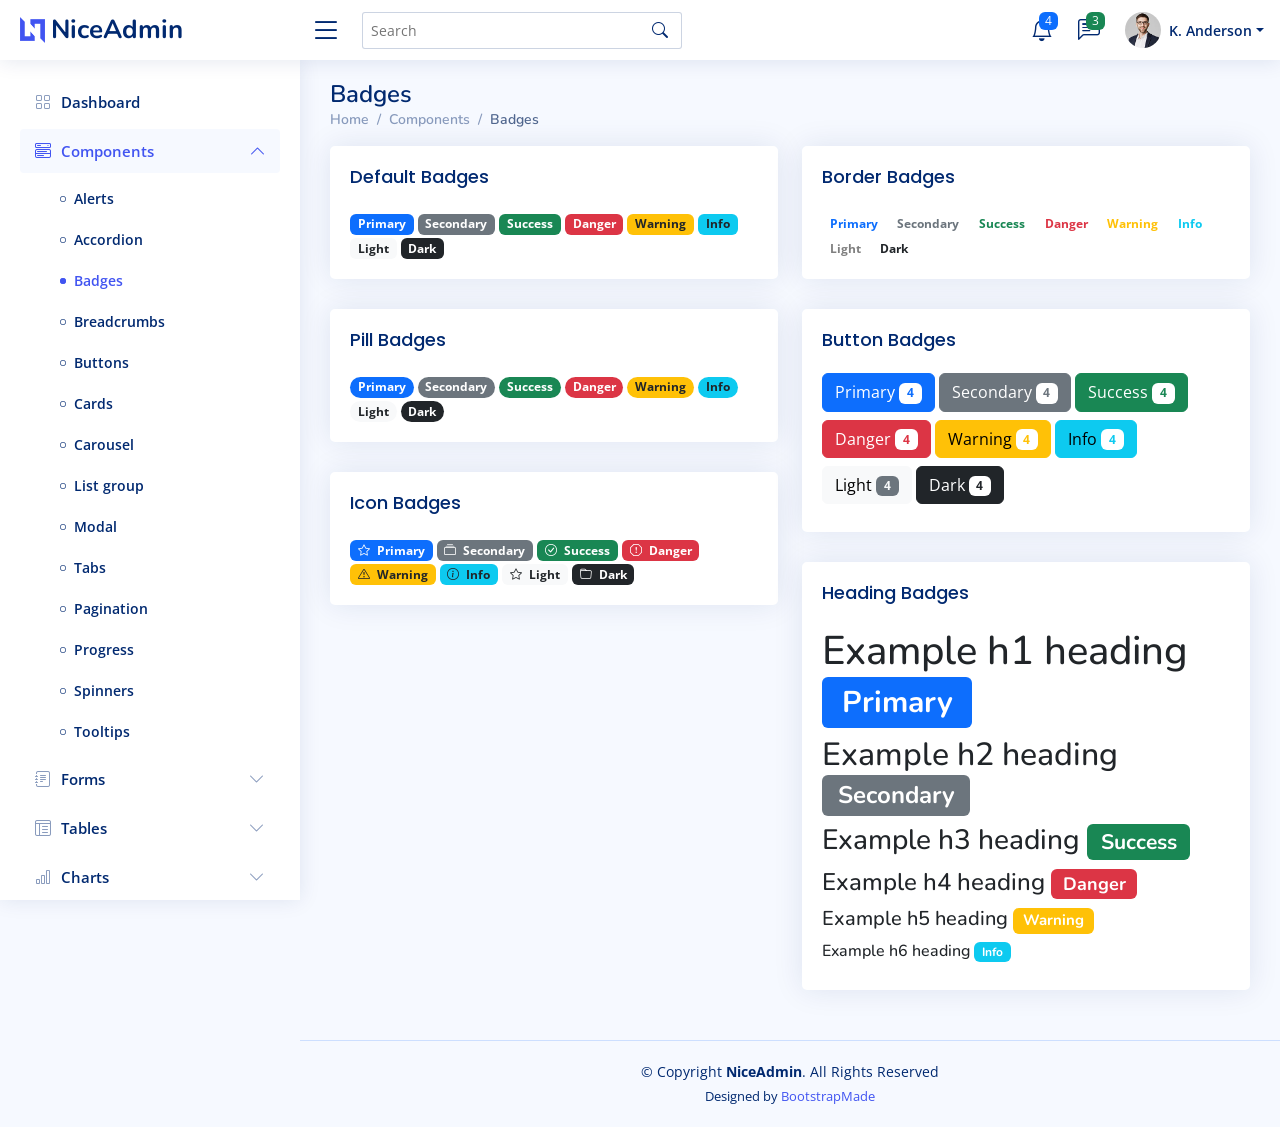
<file: AnaeLogiciel/wwwroot/NiceAdmin/components-badges.html>
<!DOCTYPE html>
<html lang="en">

<head>
  <meta charset="utf-8">
  <meta content="width=device-width, initial-scale=1.0" name="viewport">

  <title>Components / Badges - NiceAdmin Bootstrap Template</title>
  <meta content="" name="description">
  <meta content="" name="keywords">

  <!-- Favicons -->
  <link href="assets/img/favicon.png" rel="icon">
  <link href="assets/img/apple-touch-icon.png" rel="apple-touch-icon">

  <!-- Google Fonts -->
  <link href="https://fonts.gstatic.com" rel="preconnect">
  <link href="https://fonts.googleapis.com/css?family=Open+Sans:300,300i,400,400i,600,600i,700,700i|Nunito:300,300i,400,400i,600,600i,700,700i|Poppins:300,300i,400,400i,500,500i,600,600i,700,700i" rel="stylesheet">

  <!-- Vendor CSS Files -->
  <link href="assets/vendor/bootstrap/css/bootstrap.min.css" rel="stylesheet">
  <link href="assets/vendor/bootstrap-icons/bootstrap-icons.css" rel="stylesheet">
  <link href="assets/vendor/boxicons/css/boxicons.min.css" rel="stylesheet">
  <link href="assets/vendor/quill/quill.snow.css" rel="stylesheet">
  <link href="assets/vendor/quill/quill.bubble.css" rel="stylesheet">
  <link href="assets/vendor/remixicon/remixicon.css" rel="stylesheet">
  <link href="assets/vendor/simple-datatables/style.css" rel="stylesheet">

  <!-- Template Main CSS File -->
  <link href="assets/css/style.css" rel="stylesheet">

  <!-- =======================================================
  * Template Name: NiceAdmin
  * Updated: May 30 2023 with Bootstrap v5.3.0
  * Template URL: https://bootstrapmade.com/nice-admin-bootstrap-admin-html-template/
  * Author: BootstrapMade.com
  * License: https://bootstrapmade.com/license/
  ======================================================== -->
</head>

<body>

  <!-- ======= Header ======= -->
  <header id="header" class="header fixed-top d-flex align-items-center">

    <div class="d-flex align-items-center justify-content-between">
      <a href="index.html" class="logo d-flex align-items-center">
        <img src="assets/img/logo.png" alt="">
        <span class="d-none d-lg-block">NiceAdmin</span>
      </a>
      <i class="bi bi-list toggle-sidebar-btn"></i>
    </div><!-- End Logo -->

    <div class="search-bar">
      <form class="search-form d-flex align-items-center" method="POST" action="#">
        <input type="text" name="query" placeholder="Search" title="Enter search keyword">
        <button type="submit" title="Search"><i class="bi bi-search"></i></button>
      </form>
    </div><!-- End Search Bar -->

    <nav class="header-nav ms-auto">
      <ul class="d-flex align-items-center">

        <li class="nav-item d-block d-lg-none">
          <a class="nav-link nav-icon search-bar-toggle " href="#">
            <i class="bi bi-search"></i>
          </a>
        </li><!-- End Search Icon-->

        <li class="nav-item dropdown">

          <a class="nav-link nav-icon" href="#" data-bs-toggle="dropdown">
            <i class="bi bi-bell"></i>
            <span class="badge bg-primary badge-number">4</span>
          </a><!-- End Notification Icon -->

          <ul class="dropdown-menu dropdown-menu-end dropdown-menu-arrow notifications">
            <li class="dropdown-header">
              You have 4 new notifications
              <a href="#"><span class="badge rounded-pill bg-primary p-2 ms-2">View all</span></a>
            </li>
            <li>
              <hr class="dropdown-divider">
            </li>

            <li class="notification-item">
              <i class="bi bi-exclamation-circle text-warning"></i>
              <div>
                <h4>Lorem Ipsum</h4>
                <p>Quae dolorem earum veritatis oditseno</p>
                <p>30 min. ago</p>
              </div>
            </li>

            <li>
              <hr class="dropdown-divider">
            </li>

            <li class="notification-item">
              <i class="bi bi-x-circle text-danger"></i>
              <div>
                <h4>Atque rerum nesciunt</h4>
                <p>Quae dolorem earum veritatis oditseno</p>
                <p>1 hr. ago</p>
              </div>
            </li>

            <li>
              <hr class="dropdown-divider">
            </li>

            <li class="notification-item">
              <i class="bi bi-check-circle text-success"></i>
              <div>
                <h4>Sit rerum fuga</h4>
                <p>Quae dolorem earum veritatis oditseno</p>
                <p>2 hrs. ago</p>
              </div>
            </li>

            <li>
              <hr class="dropdown-divider">
            </li>

            <li class="notification-item">
              <i class="bi bi-info-circle text-primary"></i>
              <div>
                <h4>Dicta reprehenderit</h4>
                <p>Quae dolorem earum veritatis oditseno</p>
                <p>4 hrs. ago</p>
              </div>
            </li>

            <li>
              <hr class="dropdown-divider">
            </li>
            <li class="dropdown-footer">
              <a href="#">Show all notifications</a>
            </li>

          </ul><!-- End Notification Dropdown Items -->

        </li><!-- End Notification Nav -->

        <li class="nav-item dropdown">

          <a class="nav-link nav-icon" href="#" data-bs-toggle="dropdown">
            <i class="bi bi-chat-left-text"></i>
            <span class="badge bg-success badge-number">3</span>
          </a><!-- End Messages Icon -->

          <ul class="dropdown-menu dropdown-menu-end dropdown-menu-arrow messages">
            <li class="dropdown-header">
              You have 3 new messages
              <a href="#"><span class="badge rounded-pill bg-primary p-2 ms-2">View all</span></a>
            </li>
            <li>
              <hr class="dropdown-divider">
            </li>

            <li class="message-item">
              <a href="#">
                <img src="assets/img/messages-1.jpg" alt="" class="rounded-circle">
                <div>
                  <h4>Maria Hudson</h4>
                  <p>Velit asperiores et ducimus soluta repudiandae labore officia est ut...</p>
                  <p>4 hrs. ago</p>
                </div>
              </a>
            </li>
            <li>
              <hr class="dropdown-divider">
            </li>

            <li class="message-item">
              <a href="#">
                <img src="assets/img/messages-2.jpg" alt="" class="rounded-circle">
                <div>
                  <h4>Anna Nelson</h4>
                  <p>Velit asperiores et ducimus soluta repudiandae labore officia est ut...</p>
                  <p>6 hrs. ago</p>
                </div>
              </a>
            </li>
            <li>
              <hr class="dropdown-divider">
            </li>

            <li class="message-item">
              <a href="#">
                <img src="assets/img/messages-3.jpg" alt="" class="rounded-circle">
                <div>
                  <h4>David Muldon</h4>
                  <p>Velit asperiores et ducimus soluta repudiandae labore officia est ut...</p>
                  <p>8 hrs. ago</p>
                </div>
              </a>
            </li>
            <li>
              <hr class="dropdown-divider">
            </li>

            <li class="dropdown-footer">
              <a href="#">Show all messages</a>
            </li>

          </ul><!-- End Messages Dropdown Items -->

        </li><!-- End Messages Nav -->

        <li class="nav-item dropdown pe-3">

          <a class="nav-link nav-profile d-flex align-items-center pe-0" href="#" data-bs-toggle="dropdown">
            <img src="assets/img/profile-img.jpg" alt="Profile" class="rounded-circle">
            <span class="d-none d-md-block dropdown-toggle ps-2">K. Anderson</span>
          </a><!-- End Profile Iamge Icon -->

          <ul class="dropdown-menu dropdown-menu-end dropdown-menu-arrow profile">
            <li class="dropdown-header">
              <h6>Kevin Anderson</h6>
              <span>Web Designer</span>
            </li>
            <li>
              <hr class="dropdown-divider">
            </li>

            <li>
              <a class="dropdown-item d-flex align-items-center" href="users-profile.html">
                <i class="bi bi-person"></i>
                <span>My Profile</span>
              </a>
            </li>
            <li>
              <hr class="dropdown-divider">
            </li>

            <li>
              <a class="dropdown-item d-flex align-items-center" href="users-profile.html">
                <i class="bi bi-gear"></i>
                <span>Account Settings</span>
              </a>
            </li>
            <li>
              <hr class="dropdown-divider">
            </li>

            <li>
              <a class="dropdown-item d-flex align-items-center" href="pages-faq.html">
                <i class="bi bi-question-circle"></i>
                <span>Need Help?</span>
              </a>
            </li>
            <li>
              <hr class="dropdown-divider">
            </li>

            <li>
              <a class="dropdown-item d-flex align-items-center" href="#">
                <i class="bi bi-box-arrow-right"></i>
                <span>Sign Out</span>
              </a>
            </li>

          </ul><!-- End Profile Dropdown Items -->
        </li><!-- End Profile Nav -->

      </ul>
    </nav><!-- End Icons Navigation -->

  </header><!-- End Header -->

  <!-- ======= Sidebar ======= -->
  <aside id="sidebar" class="sidebar">

    <ul class="sidebar-nav" id="sidebar-nav">

      <li class="nav-item">
        <a class="nav-link collapsed" href="index.html">
          <i class="bi bi-grid"></i>
          <span>Dashboard</span>
        </a>
      </li><!-- End Dashboard Nav -->

      <li class="nav-item">
        <a class="nav-link " data-bs-target="#components-nav" data-bs-toggle="collapse" href="#">
          <i class="bi bi-menu-button-wide"></i><span>Components</span><i class="bi bi-chevron-down ms-auto"></i>
        </a>
        <ul id="components-nav" class="nav-content collapse show" data-bs-parent="#sidebar-nav">
          <li>
            <a href="components-alerts.html">
              <i class="bi bi-circle"></i><span>Alerts</span>
            </a>
          </li>
          <li>
            <a href="components-accordion.html">
              <i class="bi bi-circle"></i><span>Accordion</span>
            </a>
          </li>
          <li>
            <a href="components-badges.html" class="active">
              <i class="bi bi-circle"></i><span>Badges</span>
            </a>
          </li>
          <li>
            <a href="components-breadcrumbs.html">
              <i class="bi bi-circle"></i><span>Breadcrumbs</span>
            </a>
          </li>
          <li>
            <a href="components-buttons.html">
              <i class="bi bi-circle"></i><span>Buttons</span>
            </a>
          </li>
          <li>
            <a href="components-cards.html">
              <i class="bi bi-circle"></i><span>Cards</span>
            </a>
          </li>
          <li>
            <a href="components-carousel.html">
              <i class="bi bi-circle"></i><span>Carousel</span>
            </a>
          </li>
          <li>
            <a href="components-list-group.html">
              <i class="bi bi-circle"></i><span>List group</span>
            </a>
          </li>
          <li>
            <a href="components-modal.html">
              <i class="bi bi-circle"></i><span>Modal</span>
            </a>
          </li>
          <li>
            <a href="components-tabs.html">
              <i class="bi bi-circle"></i><span>Tabs</span>
            </a>
          </li>
          <li>
            <a href="components-pagination.html">
              <i class="bi bi-circle"></i><span>Pagination</span>
            </a>
          </li>
          <li>
            <a href="components-progress.html">
              <i class="bi bi-circle"></i><span>Progress</span>
            </a>
          </li>
          <li>
            <a href="components-spinners.html">
              <i class="bi bi-circle"></i><span>Spinners</span>
            </a>
          </li>
          <li>
            <a href="components-tooltips.html">
              <i class="bi bi-circle"></i><span>Tooltips</span>
            </a>
          </li>
        </ul>
      </li><!-- End Components Nav -->

      <li class="nav-item">
        <a class="nav-link collapsed" data-bs-target="#forms-nav" data-bs-toggle="collapse" href="#">
          <i class="bi bi-journal-text"></i><span>Forms</span><i class="bi bi-chevron-down ms-auto"></i>
        </a>
        <ul id="forms-nav" class="nav-content collapse " data-bs-parent="#sidebar-nav">
          <li>
            <a href="forms-elements.html">
              <i class="bi bi-circle"></i><span>Form Elements</span>
            </a>
          </li>
          <li>
            <a href="forms-layouts.html">
              <i class="bi bi-circle"></i><span>Form Layouts</span>
            </a>
          </li>
          <li>
            <a href="forms-editors.html">
              <i class="bi bi-circle"></i><span>Form Editors</span>
            </a>
          </li>
          <li>
            <a href="forms-validation.html">
              <i class="bi bi-circle"></i><span>Form Validation</span>
            </a>
          </li>
        </ul>
      </li><!-- End Forms Nav -->

      <li class="nav-item">
        <a class="nav-link collapsed" data-bs-target="#tables-nav" data-bs-toggle="collapse" href="#">
          <i class="bi bi-layout-text-window-reverse"></i><span>Tables</span><i class="bi bi-chevron-down ms-auto"></i>
        </a>
        <ul id="tables-nav" class="nav-content collapse " data-bs-parent="#sidebar-nav">
          <li>
            <a href="tables-general.html">
              <i class="bi bi-circle"></i><span>General Tables</span>
            </a>
          </li>
          <li>
            <a href="tables-data.html">
              <i class="bi bi-circle"></i><span>Data Tables</span>
            </a>
          </li>
        </ul>
      </li><!-- End Tables Nav -->

      <li class="nav-item">
        <a class="nav-link collapsed" data-bs-target="#charts-nav" data-bs-toggle="collapse" href="#">
          <i class="bi bi-bar-chart"></i><span>Charts</span><i class="bi bi-chevron-down ms-auto"></i>
        </a>
        <ul id="charts-nav" class="nav-content collapse " data-bs-parent="#sidebar-nav">
          <li>
            <a href="charts-chartjs.html">
              <i class="bi bi-circle"></i><span>Chart.js</span>
            </a>
          </li>
          <li>
            <a href="charts-apexcharts.html">
              <i class="bi bi-circle"></i><span>ApexCharts</span>
            </a>
          </li>
          <li>
            <a href="charts-echarts.html">
              <i class="bi bi-circle"></i><span>ECharts</span>
            </a>
          </li>
        </ul>
      </li><!-- End Charts Nav -->

      <li class="nav-item">
        <a class="nav-link collapsed" data-bs-target="#icons-nav" data-bs-toggle="collapse" href="#">
          <i class="bi bi-gem"></i><span>Icons</span><i class="bi bi-chevron-down ms-auto"></i>
        </a>
        <ul id="icons-nav" class="nav-content collapse " data-bs-parent="#sidebar-nav">
          <li>
            <a href="icons-bootstrap.html">
              <i class="bi bi-circle"></i><span>Bootstrap Icons</span>
            </a>
          </li>
          <li>
            <a href="icons-remix.html">
              <i class="bi bi-circle"></i><span>Remix Icons</span>
            </a>
          </li>
          <li>
            <a href="icons-boxicons.html">
              <i class="bi bi-circle"></i><span>Boxicons</span>
            </a>
          </li>
        </ul>
      </li><!-- End Icons Nav -->

      <li class="nav-heading">Pages</li>

      <li class="nav-item">
        <a class="nav-link collapsed" href="users-profile.html">
          <i class="bi bi-person"></i>
          <span>Profile</span>
        </a>
      </li><!-- End Profile Page Nav -->

      <li class="nav-item">
        <a class="nav-link collapsed" href="pages-faq.html">
          <i class="bi bi-question-circle"></i>
          <span>F.A.Q</span>
        </a>
      </li><!-- End F.A.Q Page Nav -->

      <li class="nav-item">
        <a class="nav-link collapsed" href="pages-contact.html">
          <i class="bi bi-envelope"></i>
          <span>Contact</span>
        </a>
      </li><!-- End Contact Page Nav -->

      <li class="nav-item">
        <a class="nav-link collapsed" href="pages-register.html">
          <i class="bi bi-card-list"></i>
          <span>Register</span>
        </a>
      </li><!-- End Register Page Nav -->

      <li class="nav-item">
        <a class="nav-link collapsed" href="pages-login.html">
          <i class="bi bi-box-arrow-in-right"></i>
          <span>Login</span>
        </a>
      </li><!-- End Login Page Nav -->

      <li class="nav-item">
        <a class="nav-link collapsed" href="pages-error-404.html">
          <i class="bi bi-dash-circle"></i>
          <span>Error 404</span>
        </a>
      </li><!-- End Error 404 Page Nav -->

      <li class="nav-item">
        <a class="nav-link collapsed" href="pages-blank.html">
          <i class="bi bi-file-earmark"></i>
          <span>Blank</span>
        </a>
      </li><!-- End Blank Page Nav -->

    </ul>

  </aside><!-- End Sidebar-->

  <main id="main" class="main">

    <div class="pagetitle">
      <h1>Badges</h1>
      <nav>
        <ol class="breadcrumb">
          <li class="breadcrumb-item"><a href="index.html">Home</a></li>
          <li class="breadcrumb-item">Components</li>
          <li class="breadcrumb-item active">Badges</li>
        </ol>
      </nav>
    </div><!-- End Page Title -->

    <section class="section">
      <div class="row">

        <div class="col-lg-6">

          <div class="card">
            <div class="card-body">
              <h5 class="card-title">Default Badges</h5>

              <span class="badge bg-primary">Primary</span>
              <span class="badge bg-secondary">Secondary</span>
              <span class="badge bg-success">Success</span>
              <span class="badge bg-danger">Danger</span>
              <span class="badge bg-warning text-dark">Warning</span>
              <span class="badge bg-info text-dark">Info</span>
              <span class="badge bg-light text-dark">Light</span>
              <span class="badge bg-dark">Dark</span>
            </div>
          </div><!-- End Default Badges -->

          <div class="card">
            <div class="card-body">
              <h5 class="card-title">Pill Badges</h5>
              <span class="badge rounded-pill bg-primary">Primary</span>
              <span class="badge rounded-pill bg-secondary">Secondary</span>
              <span class="badge rounded-pill bg-success">Success</span>
              <span class="badge rounded-pill bg-danger">Danger</span>
              <span class="badge rounded-pill bg-warning text-dark">Warning</span>
              <span class="badge rounded-pill bg-info text-dark">Info</span>
              <span class="badge rounded-pill bg-light text-dark">Light</span>
              <span class="badge rounded-pill bg-dark">Dark</span>
            </div>
          </div><!-- End Pill Badges -->

          <div class="card">
            <div class="card-body">
              <h5 class="card-title">Icon Badges</h5>
              <span class="badge bg-primary"><i class="bi bi-star me-1"></i> Primary</span>
              <span class="badge bg-secondary"><i class="bi bi-collection me-1"></i> Secondary</span>
              <span class="badge bg-success"><i class="bi bi-check-circle me-1"></i> Success</span>
              <span class="badge bg-danger"><i class="bi bi-exclamation-octagon me-1"></i> Danger</span>
              <span class="badge bg-warning text-dark"><i class="bi bi-exclamation-triangle me-1"></i> Warning</span>
              <span class="badge bg-info text-dark"><i class="bi bi-info-circle me-1"></i> Info</span>
              <span class="badge bg-light text-dark"><i class="bi bi-star me-1"></i> Light</span>
              <span class="badge bg-dark"><i class="bi bi-folder me-1"></i> Dark</span>
            </div>
          </div><!-- End Icon Badges -->

        </div>

        <div class="col-lg-6">

          <div class="card">
            <div class="card-body">
              <h5 class="card-title">Border Badges</h5>
              <span class="badge border-primary border-1 text-primary">Primary</span>
              <span class="badge border-secondary border-1 text-secondary">Secondary</span>
              <span class="badge border-success border-1 text-success">Success</span>
              <span class="badge border-danger border-1 text-danger">Danger</span>
              <span class="badge border-warning border-1 text-warning">Warning</span>
              <span class="badge border-info border-1 text-info">Info</span>
              <span class="badge border-light border-1 text-black-50">Light</span>
              <span class="badge border-dark border-1 text-dark">Dark</span>
            </div>
          </div><!-- End Border Badges -->

          <div class="card">
            <div class="card-body">
              <h5 class="card-title">Button Badges</h5>

              <button type="button" class="btn btn-primary mb-2">
                Primary <span class="badge bg-white text-primary">4</span>
              </button>
              <button type="button" class="btn btn-secondary mb-2">
                Secondary <span class="badge bg-white text-secondary">4</span>
              </button>
              <button type="button" class="btn btn-success mb-2">
                Success <span class="badge bg-white text-success">4</span>
              </button>
              <button type="button" class="btn btn-danger mb-2">
                Danger <span class="badge bg-white text-danger">4</span>
              </button>
              <button type="button" class="btn btn-warning mb-2">
                Warning <span class="badge bg-white text-warning">4</span>
              </button>
              <button type="button" class="btn btn-info mb-2">
                Info <span class="badge bg-white text-info">4</span>
              </button>
              <button type="button" class="btn btn-light mb-2">
                Light <span class="badge bg-secondary text-light">4</span>
              </button>
              <button type="button" class="btn btn-dark mb-2">
                Dark <span class="badge bg-white text-dark">4</span>
              </button>
            </div>
          </div><!-- End Button Badges -->

          <div class="card">
            <div class="card-body">
              <h5 class="card-title">Heading Badges</h5>

              <h1>Example h1 heading <span class="badge bg-primary">Primary</span></h1>
              <h2>Example h2 heading <span class="badge bg-secondary">Secondary</span></h2>
              <h3>Example h3 heading <span class="badge bg-success">Success</span></h3>
              <h4>Example h4 heading <span class="badge bg-danger">Danger</span></h4>
              <h5>Example h5 heading <span class="badge bg-warning">Warning</span></h5>
              <h6>Example h6 heading <span class="badge bg-info">Info</span></h6>
            </div>
          </div><!-- End Heading Badges -->

        </div>

      </div>
    </section>

  </main><!-- End #main -->

  <!-- ======= Footer ======= -->
  <footer id="footer" class="footer">
    <div class="copyright">
      &copy; Copyright <strong><span>NiceAdmin</span></strong>. All Rights Reserved
    </div>
    <div class="credits">
      <!-- All the links in the footer should remain intact. -->
      <!-- You can delete the links only if you purchased the pro version. -->
      <!-- Licensing information: https://bootstrapmade.com/license/ -->
      <!-- Purchase the pro version with working PHP/AJAX contact form: https://bootstrapmade.com/nice-admin-bootstrap-admin-html-template/ -->
      Designed by <a href="https://bootstrapmade.com/">BootstrapMade</a>
    </div>
  </footer><!-- End Footer -->

  <a href="#" class="back-to-top d-flex align-items-center justify-content-center"><i class="bi bi-arrow-up-short"></i></a>

  <!-- Vendor JS Files -->
  <script src="assets/vendor/apexcharts/apexcharts.min.js"></script>
  <script src="assets/vendor/bootstrap/js/bootstrap.bundle.min.js"></script>
  <script src="assets/vendor/chart.js/chart.umd.js"></script>
  <script src="assets/vendor/echarts/echarts.min.js"></script>
  <script src="assets/vendor/quill/quill.min.js"></script>
  <script src="assets/vendor/simple-datatables/simple-datatables.js"></script>
  <script src="assets/vendor/tinymce/tinymce.min.js"></script>
  <script src="assets/vendor/php-email-form/validate.js"></script>

  <!-- Template Main JS File -->
  <script src="assets/js/main.js"></script>

</body>

</html>
</file>
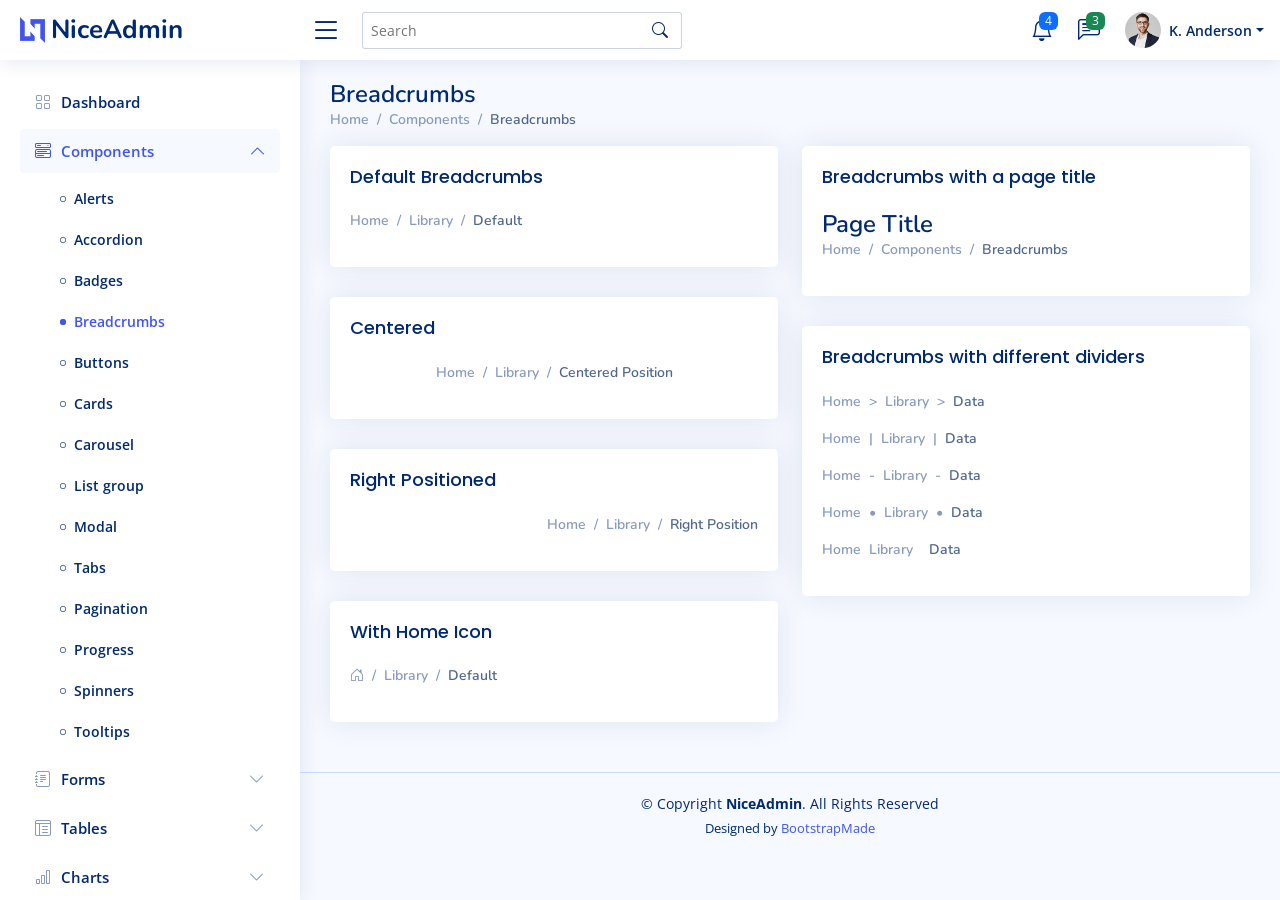
<file: AnaeLogiciel/wwwroot/NiceAdmin/components-breadcrumbs.html>
<!DOCTYPE html>
<html lang="en">

<head>
  <meta charset="utf-8">
  <meta content="width=device-width, initial-scale=1.0" name="viewport">

  <title>Components / Breadcrumbs - NiceAdmin Bootstrap Template</title>
  <meta content="" name="description">
  <meta content="" name="keywords">

  <!-- Favicons -->
  <link href="assets/img/favicon.png" rel="icon">
  <link href="assets/img/apple-touch-icon.png" rel="apple-touch-icon">

  <!-- Google Fonts -->
  <link href="https://fonts.gstatic.com" rel="preconnect">
  <link href="https://fonts.googleapis.com/css?family=Open+Sans:300,300i,400,400i,600,600i,700,700i|Nunito:300,300i,400,400i,600,600i,700,700i|Poppins:300,300i,400,400i,500,500i,600,600i,700,700i" rel="stylesheet">

  <!-- Vendor CSS Files -->
  <link href="assets/vendor/bootstrap/css/bootstrap.min.css" rel="stylesheet">
  <link href="assets/vendor/bootstrap-icons/bootstrap-icons.css" rel="stylesheet">
  <link href="assets/vendor/boxicons/css/boxicons.min.css" rel="stylesheet">
  <link href="assets/vendor/quill/quill.snow.css" rel="stylesheet">
  <link href="assets/vendor/quill/quill.bubble.css" rel="stylesheet">
  <link href="assets/vendor/remixicon/remixicon.css" rel="stylesheet">
  <link href="assets/vendor/simple-datatables/style.css" rel="stylesheet">

  <!-- Template Main CSS File -->
  <link href="assets/css/style.css" rel="stylesheet">

  <!-- =======================================================
  * Template Name: NiceAdmin
  * Updated: May 30 2023 with Bootstrap v5.3.0
  * Template URL: https://bootstrapmade.com/nice-admin-bootstrap-admin-html-template/
  * Author: BootstrapMade.com
  * License: https://bootstrapmade.com/license/
  ======================================================== -->
</head>

<body>

  <!-- ======= Header ======= -->
  <header id="header" class="header fixed-top d-flex align-items-center">

    <div class="d-flex align-items-center justify-content-between">
      <a href="index.html" class="logo d-flex align-items-center">
        <img src="assets/img/logo.png" alt="">
        <span class="d-none d-lg-block">NiceAdmin</span>
      </a>
      <i class="bi bi-list toggle-sidebar-btn"></i>
    </div><!-- End Logo -->

    <div class="search-bar">
      <form class="search-form d-flex align-items-center" method="POST" action="#">
        <input type="text" name="query" placeholder="Search" title="Enter search keyword">
        <button type="submit" title="Search"><i class="bi bi-search"></i></button>
      </form>
    </div><!-- End Search Bar -->

    <nav class="header-nav ms-auto">
      <ul class="d-flex align-items-center">

        <li class="nav-item d-block d-lg-none">
          <a class="nav-link nav-icon search-bar-toggle " href="#">
            <i class="bi bi-search"></i>
          </a>
        </li><!-- End Search Icon-->

        <li class="nav-item dropdown">

          <a class="nav-link nav-icon" href="#" data-bs-toggle="dropdown">
            <i class="bi bi-bell"></i>
            <span class="badge bg-primary badge-number">4</span>
          </a><!-- End Notification Icon -->

          <ul class="dropdown-menu dropdown-menu-end dropdown-menu-arrow notifications">
            <li class="dropdown-header">
              You have 4 new notifications
              <a href="#"><span class="badge rounded-pill bg-primary p-2 ms-2">View all</span></a>
            </li>
            <li>
              <hr class="dropdown-divider">
            </li>

            <li class="notification-item">
              <i class="bi bi-exclamation-circle text-warning"></i>
              <div>
                <h4>Lorem Ipsum</h4>
                <p>Quae dolorem earum veritatis oditseno</p>
                <p>30 min. ago</p>
              </div>
            </li>

            <li>
              <hr class="dropdown-divider">
            </li>

            <li class="notification-item">
              <i class="bi bi-x-circle text-danger"></i>
              <div>
                <h4>Atque rerum nesciunt</h4>
                <p>Quae dolorem earum veritatis oditseno</p>
                <p>1 hr. ago</p>
              </div>
            </li>

            <li>
              <hr class="dropdown-divider">
            </li>

            <li class="notification-item">
              <i class="bi bi-check-circle text-success"></i>
              <div>
                <h4>Sit rerum fuga</h4>
                <p>Quae dolorem earum veritatis oditseno</p>
                <p>2 hrs. ago</p>
              </div>
            </li>

            <li>
              <hr class="dropdown-divider">
            </li>

            <li class="notification-item">
              <i class="bi bi-info-circle text-primary"></i>
              <div>
                <h4>Dicta reprehenderit</h4>
                <p>Quae dolorem earum veritatis oditseno</p>
                <p>4 hrs. ago</p>
              </div>
            </li>

            <li>
              <hr class="dropdown-divider">
            </li>
            <li class="dropdown-footer">
              <a href="#">Show all notifications</a>
            </li>

          </ul><!-- End Notification Dropdown Items -->

        </li><!-- End Notification Nav -->

        <li class="nav-item dropdown">

          <a class="nav-link nav-icon" href="#" data-bs-toggle="dropdown">
            <i class="bi bi-chat-left-text"></i>
            <span class="badge bg-success badge-number">3</span>
          </a><!-- End Messages Icon -->

          <ul class="dropdown-menu dropdown-menu-end dropdown-menu-arrow messages">
            <li class="dropdown-header">
              You have 3 new messages
              <a href="#"><span class="badge rounded-pill bg-primary p-2 ms-2">View all</span></a>
            </li>
            <li>
              <hr class="dropdown-divider">
            </li>

            <li class="message-item">
              <a href="#">
                <img src="assets/img/messages-1.jpg" alt="" class="rounded-circle">
                <div>
                  <h4>Maria Hudson</h4>
                  <p>Velit asperiores et ducimus soluta repudiandae labore officia est ut...</p>
                  <p>4 hrs. ago</p>
                </div>
              </a>
            </li>
            <li>
              <hr class="dropdown-divider">
            </li>

            <li class="message-item">
              <a href="#">
                <img src="assets/img/messages-2.jpg" alt="" class="rounded-circle">
                <div>
                  <h4>Anna Nelson</h4>
                  <p>Velit asperiores et ducimus soluta repudiandae labore officia est ut...</p>
                  <p>6 hrs. ago</p>
                </div>
              </a>
            </li>
            <li>
              <hr class="dropdown-divider">
            </li>

            <li class="message-item">
              <a href="#">
                <img src="assets/img/messages-3.jpg" alt="" class="rounded-circle">
                <div>
                  <h4>David Muldon</h4>
                  <p>Velit asperiores et ducimus soluta repudiandae labore officia est ut...</p>
                  <p>8 hrs. ago</p>
                </div>
              </a>
            </li>
            <li>
              <hr class="dropdown-divider">
            </li>

            <li class="dropdown-footer">
              <a href="#">Show all messages</a>
            </li>

          </ul><!-- End Messages Dropdown Items -->

        </li><!-- End Messages Nav -->

        <li class="nav-item dropdown pe-3">

          <a class="nav-link nav-profile d-flex align-items-center pe-0" href="#" data-bs-toggle="dropdown">
            <img src="assets/img/profile-img.jpg" alt="Profile" class="rounded-circle">
            <span class="d-none d-md-block dropdown-toggle ps-2">K. Anderson</span>
          </a><!-- End Profile Iamge Icon -->

          <ul class="dropdown-menu dropdown-menu-end dropdown-menu-arrow profile">
            <li class="dropdown-header">
              <h6>Kevin Anderson</h6>
              <span>Web Designer</span>
            </li>
            <li>
              <hr class="dropdown-divider">
            </li>

            <li>
              <a class="dropdown-item d-flex align-items-center" href="users-profile.html">
                <i class="bi bi-person"></i>
                <span>My Profile</span>
              </a>
            </li>
            <li>
              <hr class="dropdown-divider">
            </li>

            <li>
              <a class="dropdown-item d-flex align-items-center" href="users-profile.html">
                <i class="bi bi-gear"></i>
                <span>Account Settings</span>
              </a>
            </li>
            <li>
              <hr class="dropdown-divider">
            </li>

            <li>
              <a class="dropdown-item d-flex align-items-center" href="pages-faq.html">
                <i class="bi bi-question-circle"></i>
                <span>Need Help?</span>
              </a>
            </li>
            <li>
              <hr class="dropdown-divider">
            </li>

            <li>
              <a class="dropdown-item d-flex align-items-center" href="#">
                <i class="bi bi-box-arrow-right"></i>
                <span>Sign Out</span>
              </a>
            </li>

          </ul><!-- End Profile Dropdown Items -->
        </li><!-- End Profile Nav -->

      </ul>
    </nav><!-- End Icons Navigation -->

  </header><!-- End Header -->

  <!-- ======= Sidebar ======= -->
  <aside id="sidebar" class="sidebar">

    <ul class="sidebar-nav" id="sidebar-nav">

      <li class="nav-item">
        <a class="nav-link collapsed" href="index.html">
          <i class="bi bi-grid"></i>
          <span>Dashboard</span>
        </a>
      </li><!-- End Dashboard Nav -->

      <li class="nav-item">
        <a class="nav-link " data-bs-target="#components-nav" data-bs-toggle="collapse" href="#">
          <i class="bi bi-menu-button-wide"></i><span>Components</span><i class="bi bi-chevron-down ms-auto"></i>
        </a>
        <ul id="components-nav" class="nav-content collapse show" data-bs-parent="#sidebar-nav">
          <li>
            <a href="components-alerts.html">
              <i class="bi bi-circle"></i><span>Alerts</span>
            </a>
          </li>
          <li>
            <a href="components-accordion.html">
              <i class="bi bi-circle"></i><span>Accordion</span>
            </a>
          </li>
          <li>
            <a href="components-badges.html">
              <i class="bi bi-circle"></i><span>Badges</span>
            </a>
          </li>
          <li>
            <a href="components-breadcrumbs.html" class="active">
              <i class="bi bi-circle"></i><span>Breadcrumbs</span>
            </a>
          </li>
          <li>
            <a href="components-buttons.html">
              <i class="bi bi-circle"></i><span>Buttons</span>
            </a>
          </li>
          <li>
            <a href="components-cards.html">
              <i class="bi bi-circle"></i><span>Cards</span>
            </a>
          </li>
          <li>
            <a href="components-carousel.html">
              <i class="bi bi-circle"></i><span>Carousel</span>
            </a>
          </li>
          <li>
            <a href="components-list-group.html">
              <i class="bi bi-circle"></i><span>List group</span>
            </a>
          </li>
          <li>
            <a href="components-modal.html">
              <i class="bi bi-circle"></i><span>Modal</span>
            </a>
          </li>
          <li>
            <a href="components-tabs.html">
              <i class="bi bi-circle"></i><span>Tabs</span>
            </a>
          </li>
          <li>
            <a href="components-pagination.html">
              <i class="bi bi-circle"></i><span>Pagination</span>
            </a>
          </li>
          <li>
            <a href="components-progress.html">
              <i class="bi bi-circle"></i><span>Progress</span>
            </a>
          </li>
          <li>
            <a href="components-spinners.html">
              <i class="bi bi-circle"></i><span>Spinners</span>
            </a>
          </li>
          <li>
            <a href="components-tooltips.html">
              <i class="bi bi-circle"></i><span>Tooltips</span>
            </a>
          </li>
        </ul>
      </li><!-- End Components Nav -->

      <li class="nav-item">
        <a class="nav-link collapsed" data-bs-target="#forms-nav" data-bs-toggle="collapse" href="#">
          <i class="bi bi-journal-text"></i><span>Forms</span><i class="bi bi-chevron-down ms-auto"></i>
        </a>
        <ul id="forms-nav" class="nav-content collapse " data-bs-parent="#sidebar-nav">
          <li>
            <a href="forms-elements.html">
              <i class="bi bi-circle"></i><span>Form Elements</span>
            </a>
          </li>
          <li>
            <a href="forms-layouts.html">
              <i class="bi bi-circle"></i><span>Form Layouts</span>
            </a>
          </li>
          <li>
            <a href="forms-editors.html">
              <i class="bi bi-circle"></i><span>Form Editors</span>
            </a>
          </li>
          <li>
            <a href="forms-validation.html">
              <i class="bi bi-circle"></i><span>Form Validation</span>
            </a>
          </li>
        </ul>
      </li><!-- End Forms Nav -->

      <li class="nav-item">
        <a class="nav-link collapsed" data-bs-target="#tables-nav" data-bs-toggle="collapse" href="#">
          <i class="bi bi-layout-text-window-reverse"></i><span>Tables</span><i class="bi bi-chevron-down ms-auto"></i>
        </a>
        <ul id="tables-nav" class="nav-content collapse " data-bs-parent="#sidebar-nav">
          <li>
            <a href="tables-general.html">
              <i class="bi bi-circle"></i><span>General Tables</span>
            </a>
          </li>
          <li>
            <a href="tables-data.html">
              <i class="bi bi-circle"></i><span>Data Tables</span>
            </a>
          </li>
        </ul>
      </li><!-- End Tables Nav -->

      <li class="nav-item">
        <a class="nav-link collapsed" data-bs-target="#charts-nav" data-bs-toggle="collapse" href="#">
          <i class="bi bi-bar-chart"></i><span>Charts</span><i class="bi bi-chevron-down ms-auto"></i>
        </a>
        <ul id="charts-nav" class="nav-content collapse " data-bs-parent="#sidebar-nav">
          <li>
            <a href="charts-chartjs.html">
              <i class="bi bi-circle"></i><span>Chart.js</span>
            </a>
          </li>
          <li>
            <a href="charts-apexcharts.html">
              <i class="bi bi-circle"></i><span>ApexCharts</span>
            </a>
          </li>
          <li>
            <a href="charts-echarts.html">
              <i class="bi bi-circle"></i><span>ECharts</span>
            </a>
          </li>
        </ul>
      </li><!-- End Charts Nav -->

      <li class="nav-item">
        <a class="nav-link collapsed" data-bs-target="#icons-nav" data-bs-toggle="collapse" href="#">
          <i class="bi bi-gem"></i><span>Icons</span><i class="bi bi-chevron-down ms-auto"></i>
        </a>
        <ul id="icons-nav" class="nav-content collapse " data-bs-parent="#sidebar-nav">
          <li>
            <a href="icons-bootstrap.html">
              <i class="bi bi-circle"></i><span>Bootstrap Icons</span>
            </a>
          </li>
          <li>
            <a href="icons-remix.html">
              <i class="bi bi-circle"></i><span>Remix Icons</span>
            </a>
          </li>
          <li>
            <a href="icons-boxicons.html">
              <i class="bi bi-circle"></i><span>Boxicons</span>
            </a>
          </li>
        </ul>
      </li><!-- End Icons Nav -->

      <li class="nav-heading">Pages</li>

      <li class="nav-item">
        <a class="nav-link collapsed" href="users-profile.html">
          <i class="bi bi-person"></i>
          <span>Profile</span>
        </a>
      </li><!-- End Profile Page Nav -->

      <li class="nav-item">
        <a class="nav-link collapsed" href="pages-faq.html">
          <i class="bi bi-question-circle"></i>
          <span>F.A.Q</span>
        </a>
      </li><!-- End F.A.Q Page Nav -->

      <li class="nav-item">
        <a class="nav-link collapsed" href="pages-contact.html">
          <i class="bi bi-envelope"></i>
          <span>Contact</span>
        </a>
      </li><!-- End Contact Page Nav -->

      <li class="nav-item">
        <a class="nav-link collapsed" href="pages-register.html">
          <i class="bi bi-card-list"></i>
          <span>Register</span>
        </a>
      </li><!-- End Register Page Nav -->

      <li class="nav-item">
        <a class="nav-link collapsed" href="pages-login.html">
          <i class="bi bi-box-arrow-in-right"></i>
          <span>Login</span>
        </a>
      </li><!-- End Login Page Nav -->

      <li class="nav-item">
        <a class="nav-link collapsed" href="pages-error-404.html">
          <i class="bi bi-dash-circle"></i>
          <span>Error 404</span>
        </a>
      </li><!-- End Error 404 Page Nav -->

      <li class="nav-item">
        <a class="nav-link collapsed" href="pages-blank.html">
          <i class="bi bi-file-earmark"></i>
          <span>Blank</span>
        </a>
      </li><!-- End Blank Page Nav -->

    </ul>

  </aside><!-- End Sidebar-->

  <main id="main" class="main">

    <div class="pagetitle">
      <h1>Breadcrumbs</h1>
      <nav>
        <ol class="breadcrumb">
          <li class="breadcrumb-item"><a href="index.html">Home</a></li>
          <li class="breadcrumb-item">Components</li>
          <li class="breadcrumb-item active">Breadcrumbs</li>
        </ol>
      </nav>
    </div><!-- End Page Title -->

    <section class="section">
      <div class="row">
        <div class="col-lg-6">

          <div class="card">
            <div class="card-body">
              <h5 class="card-title">Default Breadcrumbs</h5>

              <nav>
                <ol class="breadcrumb">
                  <li class="breadcrumb-item"><a href="index.html">Home</a></li>
                  <li class="breadcrumb-item"><a href="#">Library</a></li>
                  <li class="breadcrumb-item active">Default</li>
                </ol>
              </nav>
            </div>
          </div>

          <div class="card">
            <div class="card-body">
              <h5 class="card-title">Centered</h5>

              <nav class="d-flex justify-content-center">
                <ol class="breadcrumb">
                  <li class="breadcrumb-item"><a href="index.html">Home</a></li>
                  <li class="breadcrumb-item"><a href="#">Library</a></li>
                  <li class="breadcrumb-item active">Centered Position</li>
                </ol>
              </nav>
            </div>
          </div>

          <div class="card">
            <div class="card-body">
              <h5 class="card-title">Right Positioned</h5>

              <nav class="d-flex justify-content-end">
                <ol class="breadcrumb">
                  <li class="breadcrumb-item"><a href="index.html">Home</a></li>
                  <li class="breadcrumb-item"><a href="#">Library</a></li>
                  <li class="breadcrumb-item active">Right Position</li>
                </ol>
              </nav>
            </div>
          </div>

          <div class="card">
            <div class="card-body">
              <h5 class="card-title">With Home Icon</h5>

              <nav>
                <ol class="breadcrumb">
                  <li class="breadcrumb-item"><a href="index.html"><i class="bi bi-house-door"></i></a></li>
                  <li class="breadcrumb-item"><a href="#">Library</a></li>
                  <li class="breadcrumb-item active">Default</li>
                </ol>
              </nav>
            </div>
          </div>

        </div>

        <div class="col-lg-6">

          <div class="card">
            <div class="card-body">
              <h5 class="card-title">Breadcrumbs with a page title</h5>

              <div class="pagetitle">
                <h1>Page Title</h1>
                <nav>
                  <ol class="breadcrumb">
                    <li class="breadcrumb-item"><a href="index.html">Home</a></li>
                    <li class="breadcrumb-item">Components</li>
                    <li class="breadcrumb-item active">Breadcrumbs</li>
                  </ol>
                </nav>
              </div><!-- End Breadcrumbs with a page title -->

            </div>
          </div>

          <div class="card">
            <div class="card-body">
              <h5 class="card-title">Breadcrumbs with different dividers</h5>

              <nav style="--bs-breadcrumb-divider: '>';">
                <ol class="breadcrumb">
                  <li class="breadcrumb-item"><a href="index.html">Home</a></li>
                  <li class="breadcrumb-item"><a href="#">Library</a></li>
                  <li class="breadcrumb-item active">Data</li>
                </ol>
              </nav>

              <nav style="--bs-breadcrumb-divider: '|';">
                <ol class="breadcrumb">
                  <li class="breadcrumb-item"><a href="index.html">Home</a></li>
                  <li class="breadcrumb-item"><a href="#">Library</a></li>
                  <li class="breadcrumb-item active">Data</li>
                </ol>
              </nav>

              <nav style="--bs-breadcrumb-divider: '-';">
                <ol class="breadcrumb">
                  <li class="breadcrumb-item"><a href="index.html">Home</a></li>
                  <li class="breadcrumb-item"><a href="#">Library</a></li>
                  <li class="breadcrumb-item active">Data</li>
                </ol>
              </nav>

              <nav style="--bs-breadcrumb-divider: '•';">
                <ol class="breadcrumb">
                  <li class="breadcrumb-item"><a href="index.html">Home</a></li>
                  <li class="breadcrumb-item"><a href="#">Library</a></li>
                  <li class="breadcrumb-item active">Data</li>
                </ol>
              </nav>

              <nav style="--bs-breadcrumb-divider: '';">
                <ol class="breadcrumb">
                  <li class="breadcrumb-item"><a href="index.html">Home</a></li>
                  <li class="breadcrumb-item"><a href="#">Library</a></li>
                  <li class="breadcrumb-item active">Data</li>
                </ol>
              </nav>

            </div>
          </div>

        </div>
      </div>
    </section>

  </main><!-- End #main -->

  <!-- ======= Footer ======= -->
  <footer id="footer" class="footer">
    <div class="copyright">
      &copy; Copyright <strong><span>NiceAdmin</span></strong>. All Rights Reserved
    </div>
    <div class="credits">
      <!-- All the links in the footer should remain intact. -->
      <!-- You can delete the links only if you purchased the pro version. -->
      <!-- Licensing information: https://bootstrapmade.com/license/ -->
      <!-- Purchase the pro version with working PHP/AJAX contact form: https://bootstrapmade.com/nice-admin-bootstrap-admin-html-template/ -->
      Designed by <a href="https://bootstrapmade.com/">BootstrapMade</a>
    </div>
  </footer><!-- End Footer -->

  <a href="#" class="back-to-top d-flex align-items-center justify-content-center"><i class="bi bi-arrow-up-short"></i></a>

  <!-- Vendor JS Files -->
  <script src="assets/vendor/apexcharts/apexcharts.min.js"></script>
  <script src="assets/vendor/bootstrap/js/bootstrap.bundle.min.js"></script>
  <script src="assets/vendor/chart.js/chart.umd.js"></script>
  <script src="assets/vendor/echarts/echarts.min.js"></script>
  <script src="assets/vendor/quill/quill.min.js"></script>
  <script src="assets/vendor/simple-datatables/simple-datatables.js"></script>
  <script src="assets/vendor/tinymce/tinymce.min.js"></script>
  <script src="assets/vendor/php-email-form/validate.js"></script>

  <!-- Template Main JS File -->
  <script src="assets/js/main.js"></script>

</body>

</html>
</file>
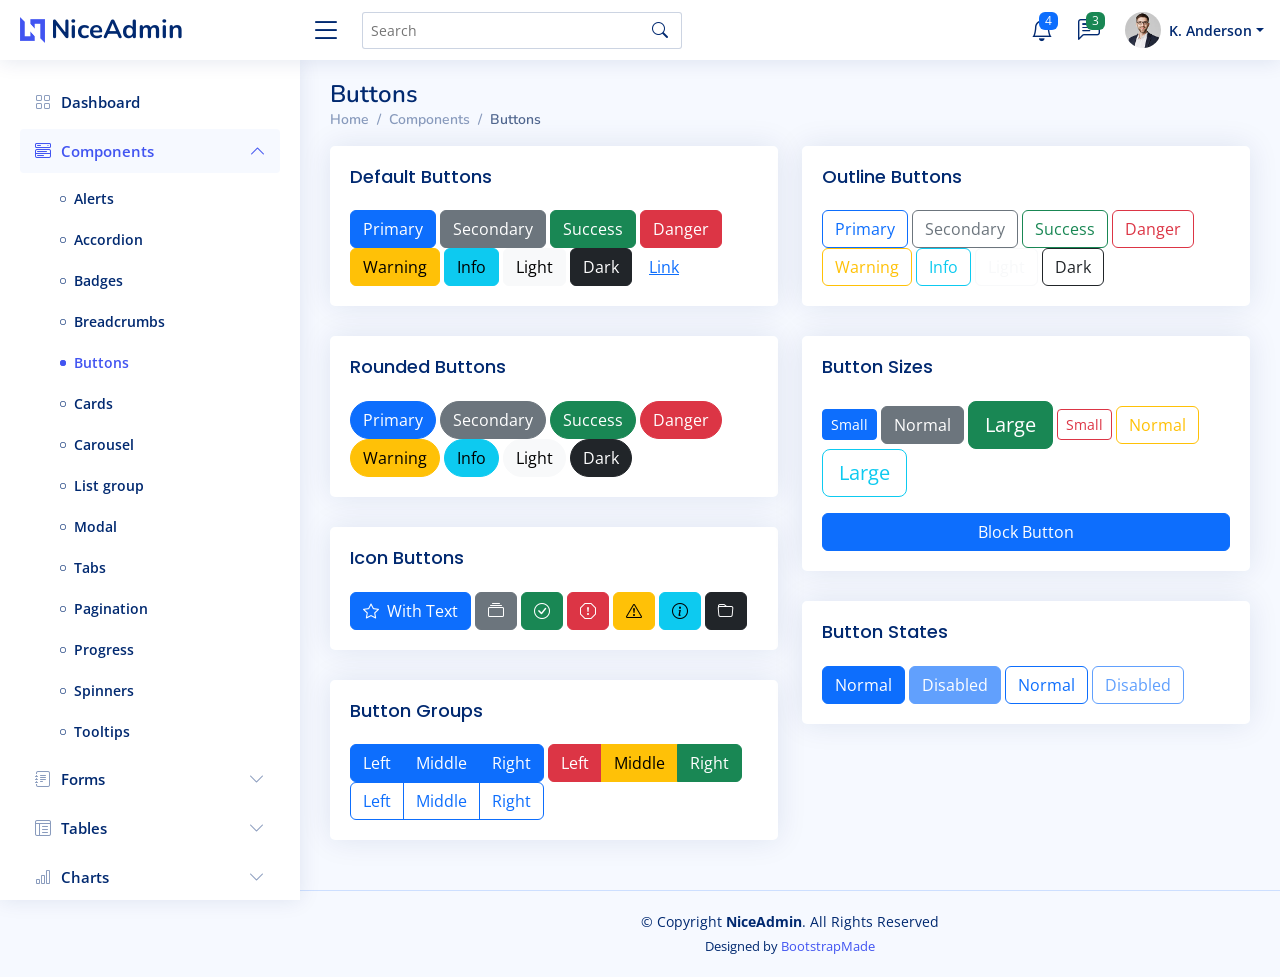
<file: AnaeLogiciel/wwwroot/NiceAdmin/components-buttons.html>
<!DOCTYPE html>
<html lang="en">

<head>
  <meta charset="utf-8">
  <meta content="width=device-width, initial-scale=1.0" name="viewport">

  <title>Components / Buttons - NiceAdmin Bootstrap Template</title>
  <meta content="" name="description">
  <meta content="" name="keywords">

  <!-- Favicons -->
  <link href="assets/img/favicon.png" rel="icon">
  <link href="assets/img/apple-touch-icon.png" rel="apple-touch-icon">

  <!-- Google Fonts -->
  <link href="https://fonts.gstatic.com" rel="preconnect">
  <link href="https://fonts.googleapis.com/css?family=Open+Sans:300,300i,400,400i,600,600i,700,700i|Nunito:300,300i,400,400i,600,600i,700,700i|Poppins:300,300i,400,400i,500,500i,600,600i,700,700i" rel="stylesheet">

  <!-- Vendor CSS Files -->
  <link href="assets/vendor/bootstrap/css/bootstrap.min.css" rel="stylesheet">
  <link href="assets/vendor/bootstrap-icons/bootstrap-icons.css" rel="stylesheet">
  <link href="assets/vendor/boxicons/css/boxicons.min.css" rel="stylesheet">
  <link href="assets/vendor/quill/quill.snow.css" rel="stylesheet">
  <link href="assets/vendor/quill/quill.bubble.css" rel="stylesheet">
  <link href="assets/vendor/remixicon/remixicon.css" rel="stylesheet">
  <link href="assets/vendor/simple-datatables/style.css" rel="stylesheet">

  <!-- Template Main CSS File -->
  <link href="assets/css/style.css" rel="stylesheet">

  <!-- =======================================================
  * Template Name: NiceAdmin
  * Updated: May 30 2023 with Bootstrap v5.3.0
  * Template URL: https://bootstrapmade.com/nice-admin-bootstrap-admin-html-template/
  * Author: BootstrapMade.com
  * License: https://bootstrapmade.com/license/
  ======================================================== -->
</head>

<body>

  <!-- ======= Header ======= -->
  <header id="header" class="header fixed-top d-flex align-items-center">

    <div class="d-flex align-items-center justify-content-between">
      <a href="index.html" class="logo d-flex align-items-center">
        <img src="assets/img/logo.png" alt="">
        <span class="d-none d-lg-block">NiceAdmin</span>
      </a>
      <i class="bi bi-list toggle-sidebar-btn"></i>
    </div><!-- End Logo -->

    <div class="search-bar">
      <form class="search-form d-flex align-items-center" method="POST" action="#">
        <input type="text" name="query" placeholder="Search" title="Enter search keyword">
        <button type="submit" title="Search"><i class="bi bi-search"></i></button>
      </form>
    </div><!-- End Search Bar -->

    <nav class="header-nav ms-auto">
      <ul class="d-flex align-items-center">

        <li class="nav-item d-block d-lg-none">
          <a class="nav-link nav-icon search-bar-toggle " href="#">
            <i class="bi bi-search"></i>
          </a>
        </li><!-- End Search Icon-->

        <li class="nav-item dropdown">

          <a class="nav-link nav-icon" href="#" data-bs-toggle="dropdown">
            <i class="bi bi-bell"></i>
            <span class="badge bg-primary badge-number">4</span>
          </a><!-- End Notification Icon -->

          <ul class="dropdown-menu dropdown-menu-end dropdown-menu-arrow notifications">
            <li class="dropdown-header">
              You have 4 new notifications
              <a href="#"><span class="badge rounded-pill bg-primary p-2 ms-2">View all</span></a>
            </li>
            <li>
              <hr class="dropdown-divider">
            </li>

            <li class="notification-item">
              <i class="bi bi-exclamation-circle text-warning"></i>
              <div>
                <h4>Lorem Ipsum</h4>
                <p>Quae dolorem earum veritatis oditseno</p>
                <p>30 min. ago</p>
              </div>
            </li>

            <li>
              <hr class="dropdown-divider">
            </li>

            <li class="notification-item">
              <i class="bi bi-x-circle text-danger"></i>
              <div>
                <h4>Atque rerum nesciunt</h4>
                <p>Quae dolorem earum veritatis oditseno</p>
                <p>1 hr. ago</p>
              </div>
            </li>

            <li>
              <hr class="dropdown-divider">
            </li>

            <li class="notification-item">
              <i class="bi bi-check-circle text-success"></i>
              <div>
                <h4>Sit rerum fuga</h4>
                <p>Quae dolorem earum veritatis oditseno</p>
                <p>2 hrs. ago</p>
              </div>
            </li>

            <li>
              <hr class="dropdown-divider">
            </li>

            <li class="notification-item">
              <i class="bi bi-info-circle text-primary"></i>
              <div>
                <h4>Dicta reprehenderit</h4>
                <p>Quae dolorem earum veritatis oditseno</p>
                <p>4 hrs. ago</p>
              </div>
            </li>

            <li>
              <hr class="dropdown-divider">
            </li>
            <li class="dropdown-footer">
              <a href="#">Show all notifications</a>
            </li>

          </ul><!-- End Notification Dropdown Items -->

        </li><!-- End Notification Nav -->

        <li class="nav-item dropdown">

          <a class="nav-link nav-icon" href="#" data-bs-toggle="dropdown">
            <i class="bi bi-chat-left-text"></i>
            <span class="badge bg-success badge-number">3</span>
          </a><!-- End Messages Icon -->

          <ul class="dropdown-menu dropdown-menu-end dropdown-menu-arrow messages">
            <li class="dropdown-header">
              You have 3 new messages
              <a href="#"><span class="badge rounded-pill bg-primary p-2 ms-2">View all</span></a>
            </li>
            <li>
              <hr class="dropdown-divider">
            </li>

            <li class="message-item">
              <a href="#">
                <img src="assets/img/messages-1.jpg" alt="" class="rounded-circle">
                <div>
                  <h4>Maria Hudson</h4>
                  <p>Velit asperiores et ducimus soluta repudiandae labore officia est ut...</p>
                  <p>4 hrs. ago</p>
                </div>
              </a>
            </li>
            <li>
              <hr class="dropdown-divider">
            </li>

            <li class="message-item">
              <a href="#">
                <img src="assets/img/messages-2.jpg" alt="" class="rounded-circle">
                <div>
                  <h4>Anna Nelson</h4>
                  <p>Velit asperiores et ducimus soluta repudiandae labore officia est ut...</p>
                  <p>6 hrs. ago</p>
                </div>
              </a>
            </li>
            <li>
              <hr class="dropdown-divider">
            </li>

            <li class="message-item">
              <a href="#">
                <img src="assets/img/messages-3.jpg" alt="" class="rounded-circle">
                <div>
                  <h4>David Muldon</h4>
                  <p>Velit asperiores et ducimus soluta repudiandae labore officia est ut...</p>
                  <p>8 hrs. ago</p>
                </div>
              </a>
            </li>
            <li>
              <hr class="dropdown-divider">
            </li>

            <li class="dropdown-footer">
              <a href="#">Show all messages</a>
            </li>

          </ul><!-- End Messages Dropdown Items -->

        </li><!-- End Messages Nav -->

        <li class="nav-item dropdown pe-3">

          <a class="nav-link nav-profile d-flex align-items-center pe-0" href="#" data-bs-toggle="dropdown">
            <img src="assets/img/profile-img.jpg" alt="Profile" class="rounded-circle">
            <span class="d-none d-md-block dropdown-toggle ps-2">K. Anderson</span>
          </a><!-- End Profile Iamge Icon -->

          <ul class="dropdown-menu dropdown-menu-end dropdown-menu-arrow profile">
            <li class="dropdown-header">
              <h6>Kevin Anderson</h6>
              <span>Web Designer</span>
            </li>
            <li>
              <hr class="dropdown-divider">
            </li>

            <li>
              <a class="dropdown-item d-flex align-items-center" href="users-profile.html">
                <i class="bi bi-person"></i>
                <span>My Profile</span>
              </a>
            </li>
            <li>
              <hr class="dropdown-divider">
            </li>

            <li>
              <a class="dropdown-item d-flex align-items-center" href="users-profile.html">
                <i class="bi bi-gear"></i>
                <span>Account Settings</span>
              </a>
            </li>
            <li>
              <hr class="dropdown-divider">
            </li>

            <li>
              <a class="dropdown-item d-flex align-items-center" href="pages-faq.html">
                <i class="bi bi-question-circle"></i>
                <span>Need Help?</span>
              </a>
            </li>
            <li>
              <hr class="dropdown-divider">
            </li>

            <li>
              <a class="dropdown-item d-flex align-items-center" href="#">
                <i class="bi bi-box-arrow-right"></i>
                <span>Sign Out</span>
              </a>
            </li>

          </ul><!-- End Profile Dropdown Items -->
        </li><!-- End Profile Nav -->

      </ul>
    </nav><!-- End Icons Navigation -->

  </header><!-- End Header -->

  <!-- ======= Sidebar ======= -->
  <aside id="sidebar" class="sidebar">

    <ul class="sidebar-nav" id="sidebar-nav">

      <li class="nav-item">
        <a class="nav-link collapsed" href="index.html">
          <i class="bi bi-grid"></i>
          <span>Dashboard</span>
        </a>
      </li><!-- End Dashboard Nav -->

      <li class="nav-item">
        <a class="nav-link " data-bs-target="#components-nav" data-bs-toggle="collapse" href="#">
          <i class="bi bi-menu-button-wide"></i><span>Components</span><i class="bi bi-chevron-down ms-auto"></i>
        </a>
        <ul id="components-nav" class="nav-content collapse show" data-bs-parent="#sidebar-nav">
          <li>
            <a href="components-alerts.html">
              <i class="bi bi-circle"></i><span>Alerts</span>
            </a>
          </li>
          <li>
            <a href="components-accordion.html">
              <i class="bi bi-circle"></i><span>Accordion</span>
            </a>
          </li>
          <li>
            <a href="components-badges.html">
              <i class="bi bi-circle"></i><span>Badges</span>
            </a>
          </li>
          <li>
            <a href="components-breadcrumbs.html">
              <i class="bi bi-circle"></i><span>Breadcrumbs</span>
            </a>
          </li>
          <li>
            <a href="components-buttons.html" class="active">
              <i class="bi bi-circle"></i><span>Buttons</span>
            </a>
          </li>
          <li>
            <a href="components-cards.html">
              <i class="bi bi-circle"></i><span>Cards</span>
            </a>
          </li>
          <li>
            <a href="components-carousel.html">
              <i class="bi bi-circle"></i><span>Carousel</span>
            </a>
          </li>
          <li>
            <a href="components-list-group.html">
              <i class="bi bi-circle"></i><span>List group</span>
            </a>
          </li>
          <li>
            <a href="components-modal.html">
              <i class="bi bi-circle"></i><span>Modal</span>
            </a>
          </li>
          <li>
            <a href="components-tabs.html">
              <i class="bi bi-circle"></i><span>Tabs</span>
            </a>
          </li>
          <li>
            <a href="components-pagination.html">
              <i class="bi bi-circle"></i><span>Pagination</span>
            </a>
          </li>
          <li>
            <a href="components-progress.html">
              <i class="bi bi-circle"></i><span>Progress</span>
            </a>
          </li>
          <li>
            <a href="components-spinners.html">
              <i class="bi bi-circle"></i><span>Spinners</span>
            </a>
          </li>
          <li>
            <a href="components-tooltips.html">
              <i class="bi bi-circle"></i><span>Tooltips</span>
            </a>
          </li>
        </ul>
      </li><!-- End Components Nav -->

      <li class="nav-item">
        <a class="nav-link collapsed" data-bs-target="#forms-nav" data-bs-toggle="collapse" href="#">
          <i class="bi bi-journal-text"></i><span>Forms</span><i class="bi bi-chevron-down ms-auto"></i>
        </a>
        <ul id="forms-nav" class="nav-content collapse " data-bs-parent="#sidebar-nav">
          <li>
            <a href="forms-elements.html">
              <i class="bi bi-circle"></i><span>Form Elements</span>
            </a>
          </li>
          <li>
            <a href="forms-layouts.html">
              <i class="bi bi-circle"></i><span>Form Layouts</span>
            </a>
          </li>
          <li>
            <a href="forms-editors.html">
              <i class="bi bi-circle"></i><span>Form Editors</span>
            </a>
          </li>
          <li>
            <a href="forms-validation.html">
              <i class="bi bi-circle"></i><span>Form Validation</span>
            </a>
          </li>
        </ul>
      </li><!-- End Forms Nav -->

      <li class="nav-item">
        <a class="nav-link collapsed" data-bs-target="#tables-nav" data-bs-toggle="collapse" href="#">
          <i class="bi bi-layout-text-window-reverse"></i><span>Tables</span><i class="bi bi-chevron-down ms-auto"></i>
        </a>
        <ul id="tables-nav" class="nav-content collapse " data-bs-parent="#sidebar-nav">
          <li>
            <a href="tables-general.html">
              <i class="bi bi-circle"></i><span>General Tables</span>
            </a>
          </li>
          <li>
            <a href="tables-data.html">
              <i class="bi bi-circle"></i><span>Data Tables</span>
            </a>
          </li>
        </ul>
      </li><!-- End Tables Nav -->

      <li class="nav-item">
        <a class="nav-link collapsed" data-bs-target="#charts-nav" data-bs-toggle="collapse" href="#">
          <i class="bi bi-bar-chart"></i><span>Charts</span><i class="bi bi-chevron-down ms-auto"></i>
        </a>
        <ul id="charts-nav" class="nav-content collapse " data-bs-parent="#sidebar-nav">
          <li>
            <a href="charts-chartjs.html">
              <i class="bi bi-circle"></i><span>Chart.js</span>
            </a>
          </li>
          <li>
            <a href="charts-apexcharts.html">
              <i class="bi bi-circle"></i><span>ApexCharts</span>
            </a>
          </li>
          <li>
            <a href="charts-echarts.html">
              <i class="bi bi-circle"></i><span>ECharts</span>
            </a>
          </li>
        </ul>
      </li><!-- End Charts Nav -->

      <li class="nav-item">
        <a class="nav-link collapsed" data-bs-target="#icons-nav" data-bs-toggle="collapse" href="#">
          <i class="bi bi-gem"></i><span>Icons</span><i class="bi bi-chevron-down ms-auto"></i>
        </a>
        <ul id="icons-nav" class="nav-content collapse " data-bs-parent="#sidebar-nav">
          <li>
            <a href="icons-bootstrap.html">
              <i class="bi bi-circle"></i><span>Bootstrap Icons</span>
            </a>
          </li>
          <li>
            <a href="icons-remix.html">
              <i class="bi bi-circle"></i><span>Remix Icons</span>
            </a>
          </li>
          <li>
            <a href="icons-boxicons.html">
              <i class="bi bi-circle"></i><span>Boxicons</span>
            </a>
          </li>
        </ul>
      </li><!-- End Icons Nav -->

      <li class="nav-heading">Pages</li>

      <li class="nav-item">
        <a class="nav-link collapsed" href="users-profile.html">
          <i class="bi bi-person"></i>
          <span>Profile</span>
        </a>
      </li><!-- End Profile Page Nav -->

      <li class="nav-item">
        <a class="nav-link collapsed" href="pages-faq.html">
          <i class="bi bi-question-circle"></i>
          <span>F.A.Q</span>
        </a>
      </li><!-- End F.A.Q Page Nav -->

      <li class="nav-item">
        <a class="nav-link collapsed" href="pages-contact.html">
          <i class="bi bi-envelope"></i>
          <span>Contact</span>
        </a>
      </li><!-- End Contact Page Nav -->

      <li class="nav-item">
        <a class="nav-link collapsed" href="pages-register.html">
          <i class="bi bi-card-list"></i>
          <span>Register</span>
        </a>
      </li><!-- End Register Page Nav -->

      <li class="nav-item">
        <a class="nav-link collapsed" href="pages-login.html">
          <i class="bi bi-box-arrow-in-right"></i>
          <span>Login</span>
        </a>
      </li><!-- End Login Page Nav -->

      <li class="nav-item">
        <a class="nav-link collapsed" href="pages-error-404.html">
          <i class="bi bi-dash-circle"></i>
          <span>Error 404</span>
        </a>
      </li><!-- End Error 404 Page Nav -->

      <li class="nav-item">
        <a class="nav-link collapsed" href="pages-blank.html">
          <i class="bi bi-file-earmark"></i>
          <span>Blank</span>
        </a>
      </li><!-- End Blank Page Nav -->

    </ul>

  </aside><!-- End Sidebar-->

  <main id="main" class="main">

    <div class="pagetitle">
      <h1>Buttons</h1>
      <nav>
        <ol class="breadcrumb">
          <li class="breadcrumb-item"><a href="index.html">Home</a></li>
          <li class="breadcrumb-item">Components</li>
          <li class="breadcrumb-item active">Buttons</li>
        </ol>
      </nav>
    </div><!-- End Page Title -->

    <section class="section">
      <div class="row">
        <div class="col-lg-6">

          <div class="card">
            <div class="card-body">
              <h5 class="card-title">Default Buttons</h5>

              <button type="button" class="btn btn-primary">Primary</button>
              <button type="button" class="btn btn-secondary">Secondary</button>
              <button type="button" class="btn btn-success">Success</button>
              <button type="button" class="btn btn-danger">Danger</button>
              <button type="button" class="btn btn-warning">Warning</button>
              <button type="button" class="btn btn-info">Info</button>
              <button type="button" class="btn btn-light">Light</button>
              <button type="button" class="btn btn-dark">Dark</button>
              <button type="button" class="btn btn-link">Link</button>
            </div>
          </div>

          <div class="card">
            <div class="card-body">
              <h5 class="card-title">Rounded Buttons</h5>

              <button type="button" class="btn btn-primary rounded-pill">Primary</button>
              <button type="button" class="btn btn-secondary rounded-pill">Secondary</button>
              <button type="button" class="btn btn-success rounded-pill">Success</button>
              <button type="button" class="btn btn-danger rounded-pill">Danger</button>
              <button type="button" class="btn btn-warning rounded-pill">Warning</button>
              <button type="button" class="btn btn-info rounded-pill">Info</button>
              <button type="button" class="btn btn-light rounded-pill">Light</button>
              <button type="button" class="btn btn-dark rounded-pill">Dark</button>
            </div>
          </div>

          <div class="card">
            <div class="card-body">
              <h5 class="card-title">Icon Buttons</h5>

              <button type="button" class="btn btn-primary"><i class="bi bi-star me-1"></i> With Text</button>
              <button type="button" class="btn btn-secondary"><i class="bi bi-collection"></i></button>
              <button type="button" class="btn btn-success"><i class="bi bi-check-circle"></i></button>
              <button type="button" class="btn btn-danger"><i class="bi bi-exclamation-octagon"></i></button>
              <button type="button" class="btn btn-warning"><i class="bi bi-exclamation-triangle"></i></button>
              <button type="button" class="btn btn-info"><i class="bi bi-info-circle"></i></button>
              <button type="button" class="btn btn-dark"><i class="bi bi-folder"></i></button>
            </div>
          </div>

          <div class="card">
            <div class="card-body">
              <h5 class="card-title">Button Groups</h5>

              <div class="btn-group" role="group" aria-label="Basic example">
                <button type="button" class="btn btn-primary">Left</button>
                <button type="button" class="btn btn-primary">Middle</button>
                <button type="button" class="btn btn-primary">Right</button>
              </div>

              <div class="btn-group" role="group" aria-label="Basic mixed styles example">
                <button type="button" class="btn btn-danger">Left</button>
                <button type="button" class="btn btn-warning">Middle</button>
                <button type="button" class="btn btn-success">Right</button>
              </div>

              <div class="btn-group" role="group" aria-label="Basic outlined example">
                <button type="button" class="btn btn-outline-primary">Left</button>
                <button type="button" class="btn btn-outline-primary">Middle</button>
                <button type="button" class="btn btn-outline-primary">Right</button>
              </div>

            </div>
          </div>

        </div>

        <div class="col-lg-6">

          <div class="card">
            <div class="card-body">
              <h5 class="card-title">Outline Buttons</h5>

              <button type="button" class="btn btn-outline-primary">Primary</button>
              <button type="button" class="btn btn-outline-secondary">Secondary</button>
              <button type="button" class="btn btn-outline-success">Success</button>
              <button type="button" class="btn btn-outline-danger">Danger</button>
              <button type="button" class="btn btn-outline-warning">Warning</button>
              <button type="button" class="btn btn-outline-info">Info</button>
              <button type="button" class="btn btn-outline-light">Light</button>
              <button type="button" class="btn btn-outline-dark">Dark</button>
            </div>
          </div>

          <div class="card">
            <div class="card-body">
              <h5 class="card-title">Button Sizes</h5>

              <button type="button" class="btn btn-primary btn-sm">Small</button>
              <button type="button" class="btn btn-secondary">Normal</button>
              <button type="button" class="btn btn-success btn-lg">Large</button>

              <button type="button" class="btn btn-outline-danger btn-sm">Small</button>
              <button type="button" class="btn btn-outline-warning">Normal</button>
              <button type="button" class="btn btn-outline-info btn-lg">Large</button>

              <div class="d-grid gap-2 mt-3">
                <button class="btn btn-primary" type="button">Block Button</button>
              </div>

            </div>
          </div>

          <div class="card">
            <div class="card-body">
              <h5 class="card-title">Button States</h5>

              <button type="button" class="btn btn-primary">Normal</button>
              <button type="button" class="btn btn-primary" disabled>Disabled</button>
              <button type="button" class="btn btn-outline-primary">Normal</button>
              <button type="button" class="btn btn-outline-primary" disabled>Disabled</button>
            </div>
          </div>

        </div>
      </div>
    </section>

  </main><!-- End #main -->

  <!-- ======= Footer ======= -->
  <footer id="footer" class="footer">
    <div class="copyright">
      &copy; Copyright <strong><span>NiceAdmin</span></strong>. All Rights Reserved
    </div>
    <div class="credits">
      <!-- All the links in the footer should remain intact. -->
      <!-- You can delete the links only if you purchased the pro version. -->
      <!-- Licensing information: https://bootstrapmade.com/license/ -->
      <!-- Purchase the pro version with working PHP/AJAX contact form: https://bootstrapmade.com/nice-admin-bootstrap-admin-html-template/ -->
      Designed by <a href="https://bootstrapmade.com/">BootstrapMade</a>
    </div>
  </footer><!-- End Footer -->

  <a href="#" class="back-to-top d-flex align-items-center justify-content-center"><i class="bi bi-arrow-up-short"></i></a>

  <!-- Vendor JS Files -->
  <script src="assets/vendor/apexcharts/apexcharts.min.js"></script>
  <script src="assets/vendor/bootstrap/js/bootstrap.bundle.min.js"></script>
  <script src="assets/vendor/chart.js/chart.umd.js"></script>
  <script src="assets/vendor/echarts/echarts.min.js"></script>
  <script src="assets/vendor/quill/quill.min.js"></script>
  <script src="assets/vendor/simple-datatables/simple-datatables.js"></script>
  <script src="assets/vendor/tinymce/tinymce.min.js"></script>
  <script src="assets/vendor/php-email-form/validate.js"></script>

  <!-- Template Main JS File -->
  <script src="assets/js/main.js"></script>

</body>

</html>
</file>
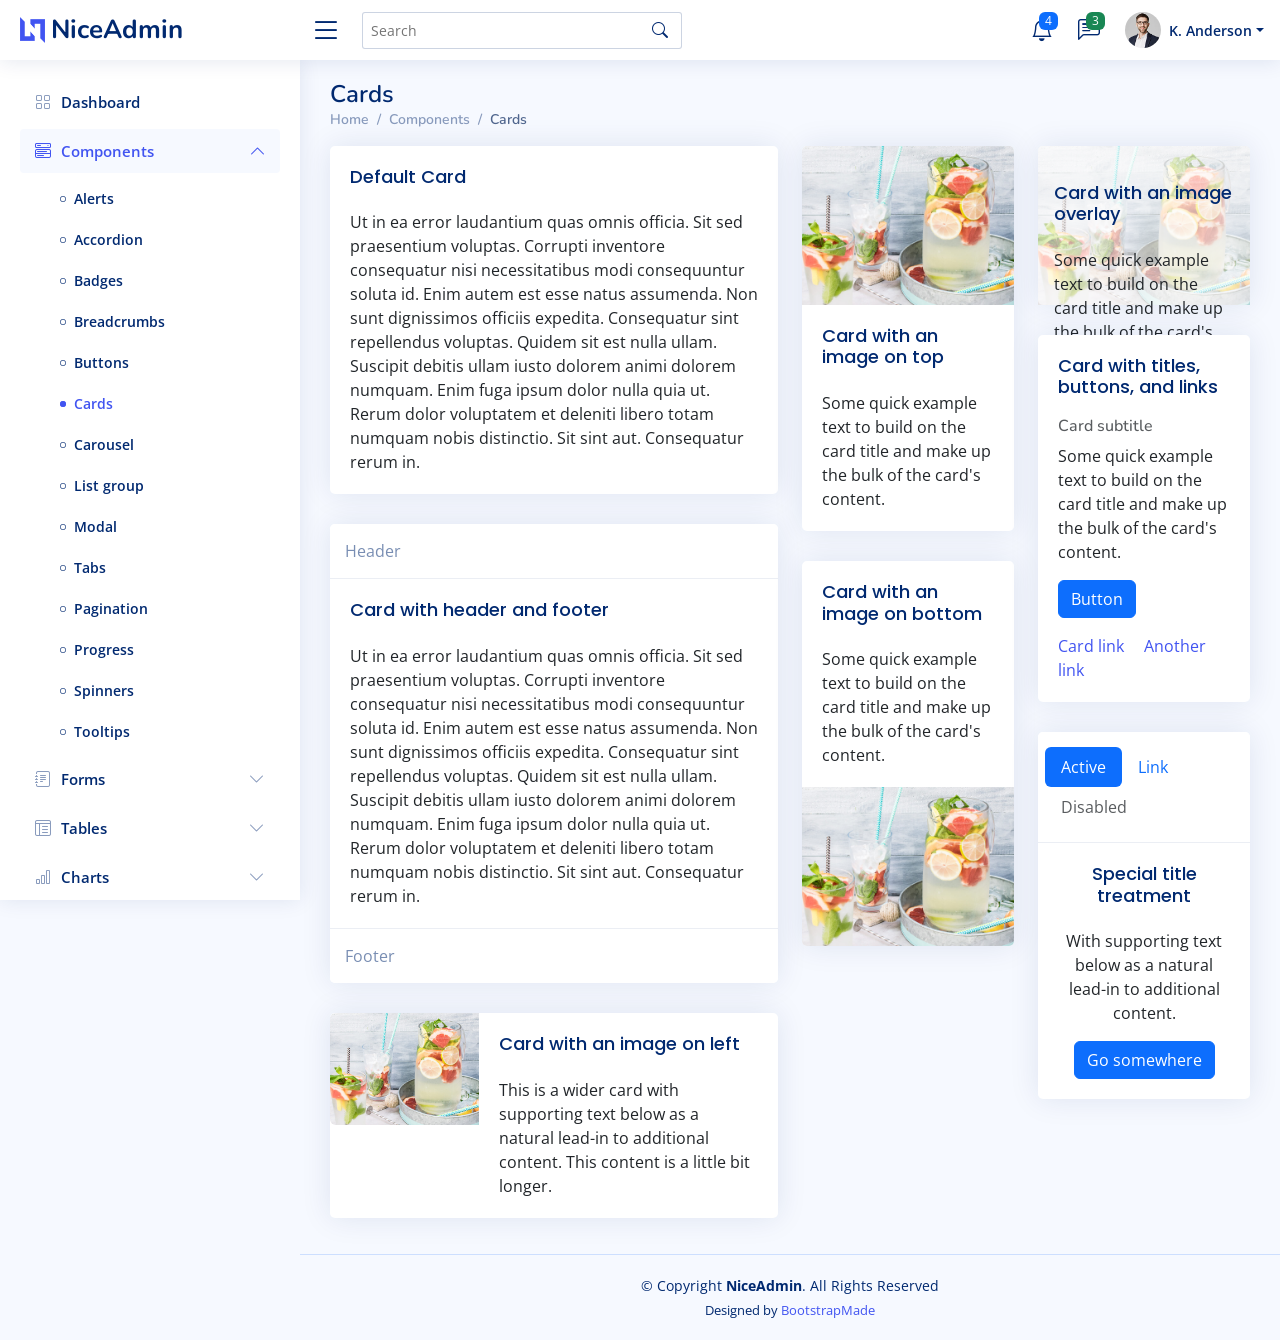
<file: AnaeLogiciel/wwwroot/NiceAdmin/components-cards.html>
<!DOCTYPE html>
<html lang="en">

<head>
  <meta charset="utf-8">
  <meta content="width=device-width, initial-scale=1.0" name="viewport">

  <title>Components / Cards - NiceAdmin Bootstrap Template</title>
  <meta content="" name="description">
  <meta content="" name="keywords">

  <!-- Favicons -->
  <link href="assets/img/favicon.png" rel="icon">
  <link href="assets/img/apple-touch-icon.png" rel="apple-touch-icon">

  <!-- Google Fonts -->
  <link href="https://fonts.gstatic.com" rel="preconnect">
  <link href="https://fonts.googleapis.com/css?family=Open+Sans:300,300i,400,400i,600,600i,700,700i|Nunito:300,300i,400,400i,600,600i,700,700i|Poppins:300,300i,400,400i,500,500i,600,600i,700,700i" rel="stylesheet">

  <!-- Vendor CSS Files -->
  <link href="assets/vendor/bootstrap/css/bootstrap.min.css" rel="stylesheet">
  <link href="assets/vendor/bootstrap-icons/bootstrap-icons.css" rel="stylesheet">
  <link href="assets/vendor/boxicons/css/boxicons.min.css" rel="stylesheet">
  <link href="assets/vendor/quill/quill.snow.css" rel="stylesheet">
  <link href="assets/vendor/quill/quill.bubble.css" rel="stylesheet">
  <link href="assets/vendor/remixicon/remixicon.css" rel="stylesheet">
  <link href="assets/vendor/simple-datatables/style.css" rel="stylesheet">

  <!-- Template Main CSS File -->
  <link href="assets/css/style.css" rel="stylesheet">

  <!-- =======================================================
  * Template Name: NiceAdmin
  * Updated: May 30 2023 with Bootstrap v5.3.0
  * Template URL: https://bootstrapmade.com/nice-admin-bootstrap-admin-html-template/
  * Author: BootstrapMade.com
  * License: https://bootstrapmade.com/license/
  ======================================================== -->
</head>

<body>

  <!-- ======= Header ======= -->
  <header id="header" class="header fixed-top d-flex align-items-center">

    <div class="d-flex align-items-center justify-content-between">
      <a href="index.html" class="logo d-flex align-items-center">
        <img src="assets/img/logo.png" alt="">
        <span class="d-none d-lg-block">NiceAdmin</span>
      </a>
      <i class="bi bi-list toggle-sidebar-btn"></i>
    </div><!-- End Logo -->

    <div class="search-bar">
      <form class="search-form d-flex align-items-center" method="POST" action="#">
        <input type="text" name="query" placeholder="Search" title="Enter search keyword">
        <button type="submit" title="Search"><i class="bi bi-search"></i></button>
      </form>
    </div><!-- End Search Bar -->

    <nav class="header-nav ms-auto">
      <ul class="d-flex align-items-center">

        <li class="nav-item d-block d-lg-none">
          <a class="nav-link nav-icon search-bar-toggle " href="#">
            <i class="bi bi-search"></i>
          </a>
        </li><!-- End Search Icon-->

        <li class="nav-item dropdown">

          <a class="nav-link nav-icon" href="#" data-bs-toggle="dropdown">
            <i class="bi bi-bell"></i>
            <span class="badge bg-primary badge-number">4</span>
          </a><!-- End Notification Icon -->

          <ul class="dropdown-menu dropdown-menu-end dropdown-menu-arrow notifications">
            <li class="dropdown-header">
              You have 4 new notifications
              <a href="#"><span class="badge rounded-pill bg-primary p-2 ms-2">View all</span></a>
            </li>
            <li>
              <hr class="dropdown-divider">
            </li>

            <li class="notification-item">
              <i class="bi bi-exclamation-circle text-warning"></i>
              <div>
                <h4>Lorem Ipsum</h4>
                <p>Quae dolorem earum veritatis oditseno</p>
                <p>30 min. ago</p>
              </div>
            </li>

            <li>
              <hr class="dropdown-divider">
            </li>

            <li class="notification-item">
              <i class="bi bi-x-circle text-danger"></i>
              <div>
                <h4>Atque rerum nesciunt</h4>
                <p>Quae dolorem earum veritatis oditseno</p>
                <p>1 hr. ago</p>
              </div>
            </li>

            <li>
              <hr class="dropdown-divider">
            </li>

            <li class="notification-item">
              <i class="bi bi-check-circle text-success"></i>
              <div>
                <h4>Sit rerum fuga</h4>
                <p>Quae dolorem earum veritatis oditseno</p>
                <p>2 hrs. ago</p>
              </div>
            </li>

            <li>
              <hr class="dropdown-divider">
            </li>

            <li class="notification-item">
              <i class="bi bi-info-circle text-primary"></i>
              <div>
                <h4>Dicta reprehenderit</h4>
                <p>Quae dolorem earum veritatis oditseno</p>
                <p>4 hrs. ago</p>
              </div>
            </li>

            <li>
              <hr class="dropdown-divider">
            </li>
            <li class="dropdown-footer">
              <a href="#">Show all notifications</a>
            </li>

          </ul><!-- End Notification Dropdown Items -->

        </li><!-- End Notification Nav -->

        <li class="nav-item dropdown">

          <a class="nav-link nav-icon" href="#" data-bs-toggle="dropdown">
            <i class="bi bi-chat-left-text"></i>
            <span class="badge bg-success badge-number">3</span>
          </a><!-- End Messages Icon -->

          <ul class="dropdown-menu dropdown-menu-end dropdown-menu-arrow messages">
            <li class="dropdown-header">
              You have 3 new messages
              <a href="#"><span class="badge rounded-pill bg-primary p-2 ms-2">View all</span></a>
            </li>
            <li>
              <hr class="dropdown-divider">
            </li>

            <li class="message-item">
              <a href="#">
                <img src="assets/img/messages-1.jpg" alt="" class="rounded-circle">
                <div>
                  <h4>Maria Hudson</h4>
                  <p>Velit asperiores et ducimus soluta repudiandae labore officia est ut...</p>
                  <p>4 hrs. ago</p>
                </div>
              </a>
            </li>
            <li>
              <hr class="dropdown-divider">
            </li>

            <li class="message-item">
              <a href="#">
                <img src="assets/img/messages-2.jpg" alt="" class="rounded-circle">
                <div>
                  <h4>Anna Nelson</h4>
                  <p>Velit asperiores et ducimus soluta repudiandae labore officia est ut...</p>
                  <p>6 hrs. ago</p>
                </div>
              </a>
            </li>
            <li>
              <hr class="dropdown-divider">
            </li>

            <li class="message-item">
              <a href="#">
                <img src="assets/img/messages-3.jpg" alt="" class="rounded-circle">
                <div>
                  <h4>David Muldon</h4>
                  <p>Velit asperiores et ducimus soluta repudiandae labore officia est ut...</p>
                  <p>8 hrs. ago</p>
                </div>
              </a>
            </li>
            <li>
              <hr class="dropdown-divider">
            </li>

            <li class="dropdown-footer">
              <a href="#">Show all messages</a>
            </li>

          </ul><!-- End Messages Dropdown Items -->

        </li><!-- End Messages Nav -->

        <li class="nav-item dropdown pe-3">

          <a class="nav-link nav-profile d-flex align-items-center pe-0" href="#" data-bs-toggle="dropdown">
            <img src="assets/img/profile-img.jpg" alt="Profile" class="rounded-circle">
            <span class="d-none d-md-block dropdown-toggle ps-2">K. Anderson</span>
          </a><!-- End Profile Iamge Icon -->

          <ul class="dropdown-menu dropdown-menu-end dropdown-menu-arrow profile">
            <li class="dropdown-header">
              <h6>Kevin Anderson</h6>
              <span>Web Designer</span>
            </li>
            <li>
              <hr class="dropdown-divider">
            </li>

            <li>
              <a class="dropdown-item d-flex align-items-center" href="users-profile.html">
                <i class="bi bi-person"></i>
                <span>My Profile</span>
              </a>
            </li>
            <li>
              <hr class="dropdown-divider">
            </li>

            <li>
              <a class="dropdown-item d-flex align-items-center" href="users-profile.html">
                <i class="bi bi-gear"></i>
                <span>Account Settings</span>
              </a>
            </li>
            <li>
              <hr class="dropdown-divider">
            </li>

            <li>
              <a class="dropdown-item d-flex align-items-center" href="pages-faq.html">
                <i class="bi bi-question-circle"></i>
                <span>Need Help?</span>
              </a>
            </li>
            <li>
              <hr class="dropdown-divider">
            </li>

            <li>
              <a class="dropdown-item d-flex align-items-center" href="#">
                <i class="bi bi-box-arrow-right"></i>
                <span>Sign Out</span>
              </a>
            </li>

          </ul><!-- End Profile Dropdown Items -->
        </li><!-- End Profile Nav -->

      </ul>
    </nav><!-- End Icons Navigation -->

  </header><!-- End Header -->

  <!-- ======= Sidebar ======= -->
  <aside id="sidebar" class="sidebar">

    <ul class="sidebar-nav" id="sidebar-nav">

      <li class="nav-item">
        <a class="nav-link collapsed" href="index.html">
          <i class="bi bi-grid"></i>
          <span>Dashboard</span>
        </a>
      </li><!-- End Dashboard Nav -->

      <li class="nav-item">
        <a class="nav-link " data-bs-target="#components-nav" data-bs-toggle="collapse" href="#">
          <i class="bi bi-menu-button-wide"></i><span>Components</span><i class="bi bi-chevron-down ms-auto"></i>
        </a>
        <ul id="components-nav" class="nav-content collapse show" data-bs-parent="#sidebar-nav">
          <li>
            <a href="components-alerts.html">
              <i class="bi bi-circle"></i><span>Alerts</span>
            </a>
          </li>
          <li>
            <a href="components-accordion.html">
              <i class="bi bi-circle"></i><span>Accordion</span>
            </a>
          </li>
          <li>
            <a href="components-badges.html">
              <i class="bi bi-circle"></i><span>Badges</span>
            </a>
          </li>
          <li>
            <a href="components-breadcrumbs.html">
              <i class="bi bi-circle"></i><span>Breadcrumbs</span>
            </a>
          </li>
          <li>
            <a href="components-buttons.html">
              <i class="bi bi-circle"></i><span>Buttons</span>
            </a>
          </li>
          <li>
            <a href="components-cards.html" class="active">
              <i class="bi bi-circle"></i><span>Cards</span>
            </a>
          </li>
          <li>
            <a href="components-carousel.html">
              <i class="bi bi-circle"></i><span>Carousel</span>
            </a>
          </li>
          <li>
            <a href="components-list-group.html">
              <i class="bi bi-circle"></i><span>List group</span>
            </a>
          </li>
          <li>
            <a href="components-modal.html">
              <i class="bi bi-circle"></i><span>Modal</span>
            </a>
          </li>
          <li>
            <a href="components-tabs.html">
              <i class="bi bi-circle"></i><span>Tabs</span>
            </a>
          </li>
          <li>
            <a href="components-pagination.html">
              <i class="bi bi-circle"></i><span>Pagination</span>
            </a>
          </li>
          <li>
            <a href="components-progress.html">
              <i class="bi bi-circle"></i><span>Progress</span>
            </a>
          </li>
          <li>
            <a href="components-spinners.html">
              <i class="bi bi-circle"></i><span>Spinners</span>
            </a>
          </li>
          <li>
            <a href="components-tooltips.html">
              <i class="bi bi-circle"></i><span>Tooltips</span>
            </a>
          </li>
        </ul>
      </li><!-- End Components Nav -->

      <li class="nav-item">
        <a class="nav-link collapsed" data-bs-target="#forms-nav" data-bs-toggle="collapse" href="#">
          <i class="bi bi-journal-text"></i><span>Forms</span><i class="bi bi-chevron-down ms-auto"></i>
        </a>
        <ul id="forms-nav" class="nav-content collapse " data-bs-parent="#sidebar-nav">
          <li>
            <a href="forms-elements.html">
              <i class="bi bi-circle"></i><span>Form Elements</span>
            </a>
          </li>
          <li>
            <a href="forms-layouts.html">
              <i class="bi bi-circle"></i><span>Form Layouts</span>
            </a>
          </li>
          <li>
            <a href="forms-editors.html">
              <i class="bi bi-circle"></i><span>Form Editors</span>
            </a>
          </li>
          <li>
            <a href="forms-validation.html">
              <i class="bi bi-circle"></i><span>Form Validation</span>
            </a>
          </li>
        </ul>
      </li><!-- End Forms Nav -->

      <li class="nav-item">
        <a class="nav-link collapsed" data-bs-target="#tables-nav" data-bs-toggle="collapse" href="#">
          <i class="bi bi-layout-text-window-reverse"></i><span>Tables</span><i class="bi bi-chevron-down ms-auto"></i>
        </a>
        <ul id="tables-nav" class="nav-content collapse " data-bs-parent="#sidebar-nav">
          <li>
            <a href="tables-general.html">
              <i class="bi bi-circle"></i><span>General Tables</span>
            </a>
          </li>
          <li>
            <a href="tables-data.html">
              <i class="bi bi-circle"></i><span>Data Tables</span>
            </a>
          </li>
        </ul>
      </li><!-- End Tables Nav -->

      <li class="nav-item">
        <a class="nav-link collapsed" data-bs-target="#charts-nav" data-bs-toggle="collapse" href="#">
          <i class="bi bi-bar-chart"></i><span>Charts</span><i class="bi bi-chevron-down ms-auto"></i>
        </a>
        <ul id="charts-nav" class="nav-content collapse " data-bs-parent="#sidebar-nav">
          <li>
            <a href="charts-chartjs.html">
              <i class="bi bi-circle"></i><span>Chart.js</span>
            </a>
          </li>
          <li>
            <a href="charts-apexcharts.html">
              <i class="bi bi-circle"></i><span>ApexCharts</span>
            </a>
          </li>
          <li>
            <a href="charts-echarts.html">
              <i class="bi bi-circle"></i><span>ECharts</span>
            </a>
          </li>
        </ul>
      </li><!-- End Charts Nav -->

      <li class="nav-item">
        <a class="nav-link collapsed" data-bs-target="#icons-nav" data-bs-toggle="collapse" href="#">
          <i class="bi bi-gem"></i><span>Icons</span><i class="bi bi-chevron-down ms-auto"></i>
        </a>
        <ul id="icons-nav" class="nav-content collapse " data-bs-parent="#sidebar-nav">
          <li>
            <a href="icons-bootstrap.html">
              <i class="bi bi-circle"></i><span>Bootstrap Icons</span>
            </a>
          </li>
          <li>
            <a href="icons-remix.html">
              <i class="bi bi-circle"></i><span>Remix Icons</span>
            </a>
          </li>
          <li>
            <a href="icons-boxicons.html">
              <i class="bi bi-circle"></i><span>Boxicons</span>
            </a>
          </li>
        </ul>
      </li><!-- End Icons Nav -->

      <li class="nav-heading">Pages</li>

      <li class="nav-item">
        <a class="nav-link collapsed" href="users-profile.html">
          <i class="bi bi-person"></i>
          <span>Profile</span>
        </a>
      </li><!-- End Profile Page Nav -->

      <li class="nav-item">
        <a class="nav-link collapsed" href="pages-faq.html">
          <i class="bi bi-question-circle"></i>
          <span>F.A.Q</span>
        </a>
      </li><!-- End F.A.Q Page Nav -->

      <li class="nav-item">
        <a class="nav-link collapsed" href="pages-contact.html">
          <i class="bi bi-envelope"></i>
          <span>Contact</span>
        </a>
      </li><!-- End Contact Page Nav -->

      <li class="nav-item">
        <a class="nav-link collapsed" href="pages-register.html">
          <i class="bi bi-card-list"></i>
          <span>Register</span>
        </a>
      </li><!-- End Register Page Nav -->

      <li class="nav-item">
        <a class="nav-link collapsed" href="pages-login.html">
          <i class="bi bi-box-arrow-in-right"></i>
          <span>Login</span>
        </a>
      </li><!-- End Login Page Nav -->

      <li class="nav-item">
        <a class="nav-link collapsed" href="pages-error-404.html">
          <i class="bi bi-dash-circle"></i>
          <span>Error 404</span>
        </a>
      </li><!-- End Error 404 Page Nav -->

      <li class="nav-item">
        <a class="nav-link collapsed" href="pages-blank.html">
          <i class="bi bi-file-earmark"></i>
          <span>Blank</span>
        </a>
      </li><!-- End Blank Page Nav -->

    </ul>

  </aside><!-- End Sidebar-->

  <main id="main" class="main">

    <div class="pagetitle">
      <h1>Cards</h1>
      <nav>
        <ol class="breadcrumb">
          <li class="breadcrumb-item"><a href="index.html">Home</a></li>
          <li class="breadcrumb-item">Components</li>
          <li class="breadcrumb-item active">Cards</li>
        </ol>
      </nav>
    </div><!-- End Page Title -->

    <section class="section">
      <div class="row align-items-top">
        <div class="col-lg-6">

          <!-- Default Card -->
          <div class="card">
            <div class="card-body">
              <h5 class="card-title">Default Card</h5>
              Ut in ea error laudantium quas omnis officia. Sit sed praesentium voluptas. Corrupti inventore consequatur nisi necessitatibus modi consequuntur soluta id. Enim autem est esse natus assumenda. Non sunt dignissimos officiis expedita. Consequatur sint repellendus voluptas.
              Quidem sit est nulla ullam. Suscipit debitis ullam iusto dolorem animi dolorem numquam. Enim fuga ipsum dolor nulla quia ut.
              Rerum dolor voluptatem et deleniti libero totam numquam nobis distinctio. Sit sint aut. Consequatur rerum in.
            </div>
          </div><!-- End Default Card -->

          <!-- Card with header and footer -->
          <div class="card">
            <div class="card-header">Header</div>
            <div class="card-body">
              <h5 class="card-title">Card with header and footer</h5>
              Ut in ea error laudantium quas omnis officia. Sit sed praesentium voluptas. Corrupti inventore consequatur nisi necessitatibus modi consequuntur soluta id. Enim autem est esse natus assumenda. Non sunt dignissimos officiis expedita. Consequatur sint repellendus voluptas.
              Quidem sit est nulla ullam. Suscipit debitis ullam iusto dolorem animi dolorem numquam. Enim fuga ipsum dolor nulla quia ut.
              Rerum dolor voluptatem et deleniti libero totam numquam nobis distinctio. Sit sint aut. Consequatur rerum in.
            </div>
            <div class="card-footer">
              Footer
            </div>
          </div><!-- End Card with header and footer -->

          <!-- Card with an image on left -->
          <div class="card mb-3">
            <div class="row g-0">
              <div class="col-md-4">
                <img src="assets/img/card.jpg" class="img-fluid rounded-start" alt="...">
              </div>
              <div class="col-md-8">
                <div class="card-body">
                  <h5 class="card-title">Card with an image on left</h5>
                  <p class="card-text">This is a wider card with supporting text below as a natural lead-in to additional content. This content is a little bit longer.</p>
                </div>
              </div>
            </div>
          </div><!-- End Card with an image on left -->

        </div>

        <div class="col-lg-3">

          <!-- Card with an image on top -->
          <div class="card">
            <img src="assets/img/card.jpg" class="card-img-top" alt="...">
            <div class="card-body">
              <h5 class="card-title">Card with an image on top</h5>
              <p class="card-text">Some quick example text to build on the card title and make up the bulk of the card's content.</p>
            </div>
          </div><!-- End Card with an image on top -->

          <!-- Card with an image on bottom -->
          <div class="card">
            <div class="card-body">
              <h5 class="card-title">Card with an image on bottom</h5>
              <p class="card-text">Some quick example text to build on the card title and make up the bulk of the card's content.</p>
            </div>
            <img src="assets/img/card.jpg" class="card-img-bottom" alt="...">
          </div><!-- End Card with an image on bottom -->

        </div>

        <div class="col-lg-3">

          <!-- Card with an image overlay -->
          <div class="card">
            <img src="assets/img/card.jpg" class="card-img-top" alt="...">
            <div class="card-img-overlay">
              <h5 class="card-title">Card with an image overlay</h5>
              <p class="card-text">Some quick example text to build on the card title and make up the bulk of the card's content.</p>
            </div>
          </div><!-- End Card with an image overlay -->

          <!-- Card with titles, buttons, and links -->
          <div class="card">
            <div class="card-body">
              <h5 class="card-title">Card with titles, buttons, and links</h5>
              <h6 class="card-subtitle mb-2 text-muted">Card subtitle</h6>
              <p class="card-text">Some quick example text to build on the card title and make up the bulk of the card's content.</p>
              <p class="card-text"><a href="#" class="btn btn-primary">Button</a></p>
              <a href="#" class="card-link">Card link</a>
              <a href="#" class="card-link">Another link</a>
            </div>
          </div><!-- End Card with titles, buttons, and links -->

          <!-- Special title treatmen -->
          <div class="card text-center">
            <div class="card-header">
              <ul class="nav nav-pills card-header-pills">
                <li class="nav-item">
                  <a class="nav-link active" href="#">Active</a>
                </li>
                <li class="nav-item">
                  <a class="nav-link" href="#">Link</a>
                </li>
                <li class="nav-item">
                  <a class="nav-link disabled" href="#" tabindex="-1" aria-disabled="true">Disabled</a>
                </li>
              </ul>
            </div>
            <div class="card-body">
              <h5 class="card-title">Special title treatment</h5>
              <p class="card-text">With supporting text below as a natural lead-in to additional content.</p>
              <a href="#" class="btn btn-primary">Go somewhere</a>
            </div>
          </div><!-- End Special title treatmen -->

        </div>

      </div>
    </section>

  </main><!-- End #main -->

  <!-- ======= Footer ======= -->
  <footer id="footer" class="footer">
    <div class="copyright">
      &copy; Copyright <strong><span>NiceAdmin</span></strong>. All Rights Reserved
    </div>
    <div class="credits">
      <!-- All the links in the footer should remain intact. -->
      <!-- You can delete the links only if you purchased the pro version. -->
      <!-- Licensing information: https://bootstrapmade.com/license/ -->
      <!-- Purchase the pro version with working PHP/AJAX contact form: https://bootstrapmade.com/nice-admin-bootstrap-admin-html-template/ -->
      Designed by <a href="https://bootstrapmade.com/">BootstrapMade</a>
    </div>
  </footer><!-- End Footer -->

  <a href="#" class="back-to-top d-flex align-items-center justify-content-center"><i class="bi bi-arrow-up-short"></i></a>

  <!-- Vendor JS Files -->
  <script src="assets/vendor/apexcharts/apexcharts.min.js"></script>
  <script src="assets/vendor/bootstrap/js/bootstrap.bundle.min.js"></script>
  <script src="assets/vendor/chart.js/chart.umd.js"></script>
  <script src="assets/vendor/echarts/echarts.min.js"></script>
  <script src="assets/vendor/quill/quill.min.js"></script>
  <script src="assets/vendor/simple-datatables/simple-datatables.js"></script>
  <script src="assets/vendor/tinymce/tinymce.min.js"></script>
  <script src="assets/vendor/php-email-form/validate.js"></script>

  <!-- Template Main JS File -->
  <script src="assets/js/main.js"></script>

</body>

</html>
</file>
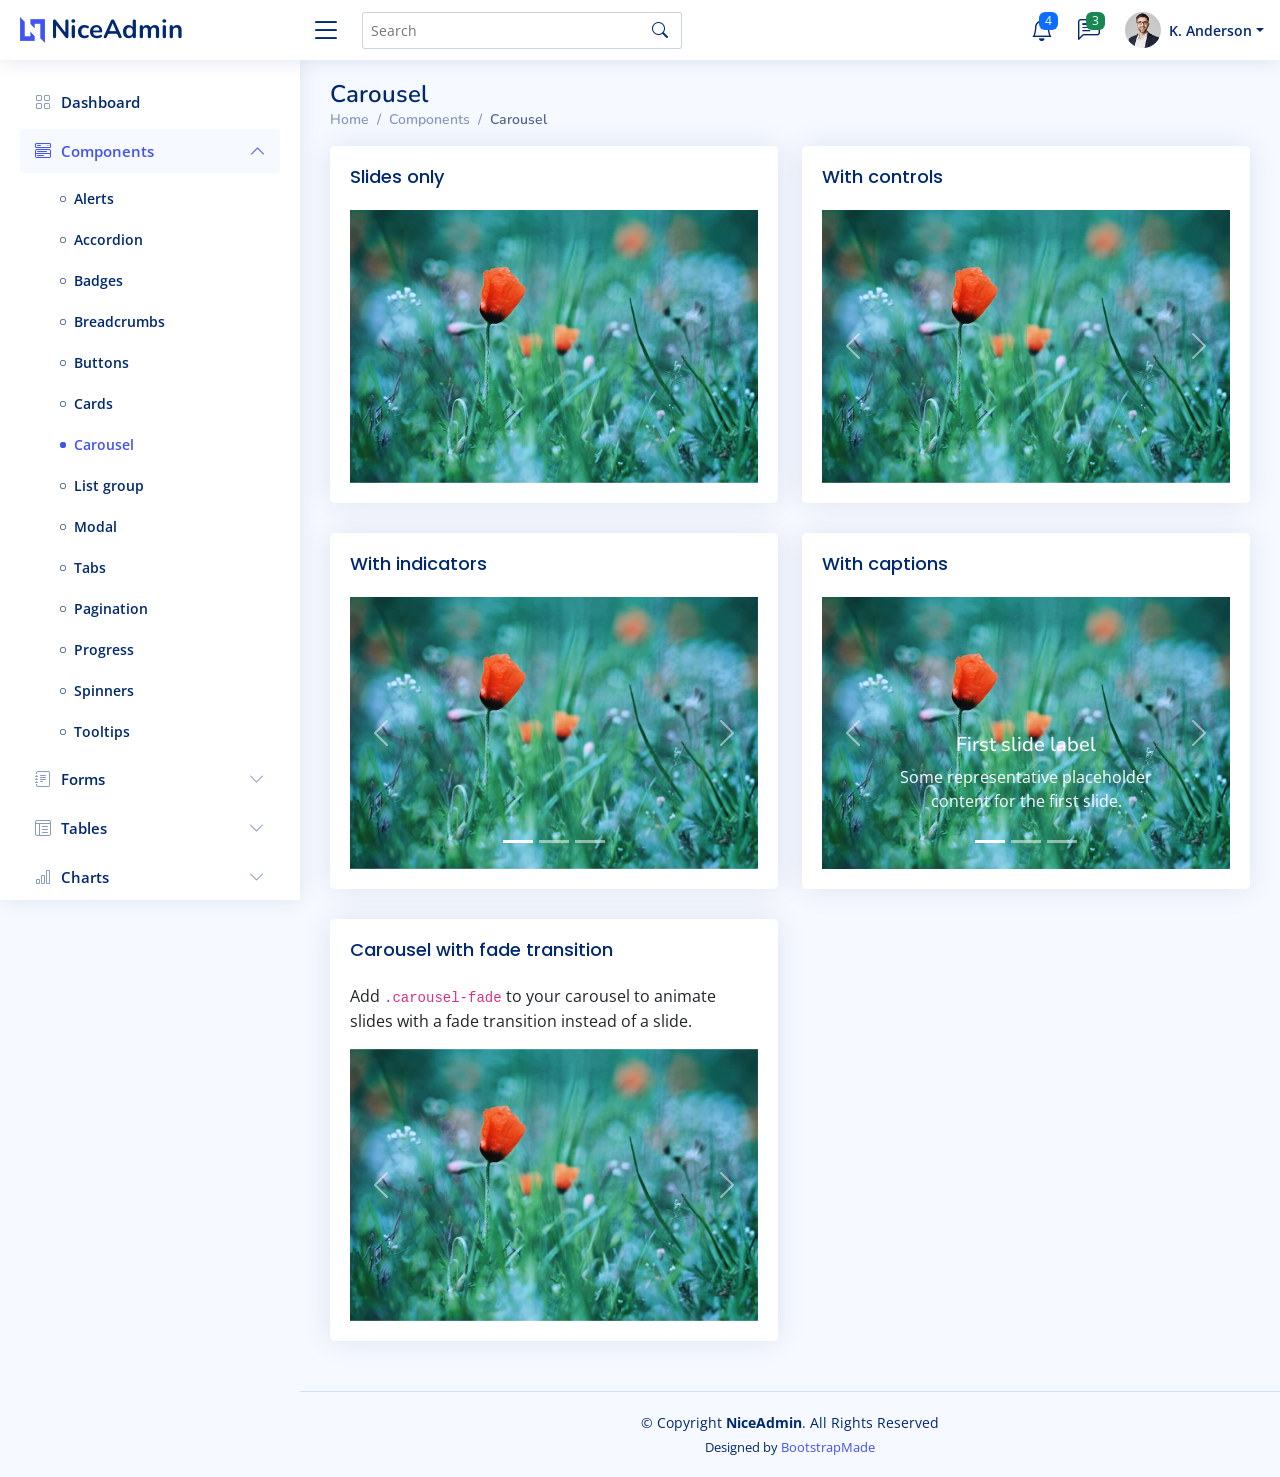
<file: AnaeLogiciel/wwwroot/NiceAdmin/components-carousel.html>
<!DOCTYPE html>
<html lang="en">

<head>
  <meta charset="utf-8">
  <meta content="width=device-width, initial-scale=1.0" name="viewport">

  <title>Components / Carousel - NiceAdmin Bootstrap Template</title>
  <meta content="" name="description">
  <meta content="" name="keywords">

  <!-- Favicons -->
  <link href="assets/img/favicon.png" rel="icon">
  <link href="assets/img/apple-touch-icon.png" rel="apple-touch-icon">

  <!-- Google Fonts -->
  <link href="https://fonts.gstatic.com" rel="preconnect">
  <link href="https://fonts.googleapis.com/css?family=Open+Sans:300,300i,400,400i,600,600i,700,700i|Nunito:300,300i,400,400i,600,600i,700,700i|Poppins:300,300i,400,400i,500,500i,600,600i,700,700i" rel="stylesheet">

  <!-- Vendor CSS Files -->
  <link href="assets/vendor/bootstrap/css/bootstrap.min.css" rel="stylesheet">
  <link href="assets/vendor/bootstrap-icons/bootstrap-icons.css" rel="stylesheet">
  <link href="assets/vendor/boxicons/css/boxicons.min.css" rel="stylesheet">
  <link href="assets/vendor/quill/quill.snow.css" rel="stylesheet">
  <link href="assets/vendor/quill/quill.bubble.css" rel="stylesheet">
  <link href="assets/vendor/remixicon/remixicon.css" rel="stylesheet">
  <link href="assets/vendor/simple-datatables/style.css" rel="stylesheet">

  <!-- Template Main CSS File -->
  <link href="assets/css/style.css" rel="stylesheet">

  <!-- =======================================================
  * Template Name: NiceAdmin
  * Updated: May 30 2023 with Bootstrap v5.3.0
  * Template URL: https://bootstrapmade.com/nice-admin-bootstrap-admin-html-template/
  * Author: BootstrapMade.com
  * License: https://bootstrapmade.com/license/
  ======================================================== -->
</head>

<body>

  <!-- ======= Header ======= -->
  <header id="header" class="header fixed-top d-flex align-items-center">

    <div class="d-flex align-items-center justify-content-between">
      <a href="index.html" class="logo d-flex align-items-center">
        <img src="assets/img/logo.png" alt="">
        <span class="d-none d-lg-block">NiceAdmin</span>
      </a>
      <i class="bi bi-list toggle-sidebar-btn"></i>
    </div><!-- End Logo -->

    <div class="search-bar">
      <form class="search-form d-flex align-items-center" method="POST" action="#">
        <input type="text" name="query" placeholder="Search" title="Enter search keyword">
        <button type="submit" title="Search"><i class="bi bi-search"></i></button>
      </form>
    </div><!-- End Search Bar -->

    <nav class="header-nav ms-auto">
      <ul class="d-flex align-items-center">

        <li class="nav-item d-block d-lg-none">
          <a class="nav-link nav-icon search-bar-toggle " href="#">
            <i class="bi bi-search"></i>
          </a>
        </li><!-- End Search Icon-->

        <li class="nav-item dropdown">

          <a class="nav-link nav-icon" href="#" data-bs-toggle="dropdown">
            <i class="bi bi-bell"></i>
            <span class="badge bg-primary badge-number">4</span>
          </a><!-- End Notification Icon -->

          <ul class="dropdown-menu dropdown-menu-end dropdown-menu-arrow notifications">
            <li class="dropdown-header">
              You have 4 new notifications
              <a href="#"><span class="badge rounded-pill bg-primary p-2 ms-2">View all</span></a>
            </li>
            <li>
              <hr class="dropdown-divider">
            </li>

            <li class="notification-item">
              <i class="bi bi-exclamation-circle text-warning"></i>
              <div>
                <h4>Lorem Ipsum</h4>
                <p>Quae dolorem earum veritatis oditseno</p>
                <p>30 min. ago</p>
              </div>
            </li>

            <li>
              <hr class="dropdown-divider">
            </li>

            <li class="notification-item">
              <i class="bi bi-x-circle text-danger"></i>
              <div>
                <h4>Atque rerum nesciunt</h4>
                <p>Quae dolorem earum veritatis oditseno</p>
                <p>1 hr. ago</p>
              </div>
            </li>

            <li>
              <hr class="dropdown-divider">
            </li>

            <li class="notification-item">
              <i class="bi bi-check-circle text-success"></i>
              <div>
                <h4>Sit rerum fuga</h4>
                <p>Quae dolorem earum veritatis oditseno</p>
                <p>2 hrs. ago</p>
              </div>
            </li>

            <li>
              <hr class="dropdown-divider">
            </li>

            <li class="notification-item">
              <i class="bi bi-info-circle text-primary"></i>
              <div>
                <h4>Dicta reprehenderit</h4>
                <p>Quae dolorem earum veritatis oditseno</p>
                <p>4 hrs. ago</p>
              </div>
            </li>

            <li>
              <hr class="dropdown-divider">
            </li>
            <li class="dropdown-footer">
              <a href="#">Show all notifications</a>
            </li>

          </ul><!-- End Notification Dropdown Items -->

        </li><!-- End Notification Nav -->

        <li class="nav-item dropdown">

          <a class="nav-link nav-icon" href="#" data-bs-toggle="dropdown">
            <i class="bi bi-chat-left-text"></i>
            <span class="badge bg-success badge-number">3</span>
          </a><!-- End Messages Icon -->

          <ul class="dropdown-menu dropdown-menu-end dropdown-menu-arrow messages">
            <li class="dropdown-header">
              You have 3 new messages
              <a href="#"><span class="badge rounded-pill bg-primary p-2 ms-2">View all</span></a>
            </li>
            <li>
              <hr class="dropdown-divider">
            </li>

            <li class="message-item">
              <a href="#">
                <img src="assets/img/messages-1.jpg" alt="" class="rounded-circle">
                <div>
                  <h4>Maria Hudson</h4>
                  <p>Velit asperiores et ducimus soluta repudiandae labore officia est ut...</p>
                  <p>4 hrs. ago</p>
                </div>
              </a>
            </li>
            <li>
              <hr class="dropdown-divider">
            </li>

            <li class="message-item">
              <a href="#">
                <img src="assets/img/messages-2.jpg" alt="" class="rounded-circle">
                <div>
                  <h4>Anna Nelson</h4>
                  <p>Velit asperiores et ducimus soluta repudiandae labore officia est ut...</p>
                  <p>6 hrs. ago</p>
                </div>
              </a>
            </li>
            <li>
              <hr class="dropdown-divider">
            </li>

            <li class="message-item">
              <a href="#">
                <img src="assets/img/messages-3.jpg" alt="" class="rounded-circle">
                <div>
                  <h4>David Muldon</h4>
                  <p>Velit asperiores et ducimus soluta repudiandae labore officia est ut...</p>
                  <p>8 hrs. ago</p>
                </div>
              </a>
            </li>
            <li>
              <hr class="dropdown-divider">
            </li>

            <li class="dropdown-footer">
              <a href="#">Show all messages</a>
            </li>

          </ul><!-- End Messages Dropdown Items -->

        </li><!-- End Messages Nav -->

        <li class="nav-item dropdown pe-3">

          <a class="nav-link nav-profile d-flex align-items-center pe-0" href="#" data-bs-toggle="dropdown">
            <img src="assets/img/profile-img.jpg" alt="Profile" class="rounded-circle">
            <span class="d-none d-md-block dropdown-toggle ps-2">K. Anderson</span>
          </a><!-- End Profile Iamge Icon -->

          <ul class="dropdown-menu dropdown-menu-end dropdown-menu-arrow profile">
            <li class="dropdown-header">
              <h6>Kevin Anderson</h6>
              <span>Web Designer</span>
            </li>
            <li>
              <hr class="dropdown-divider">
            </li>

            <li>
              <a class="dropdown-item d-flex align-items-center" href="users-profile.html">
                <i class="bi bi-person"></i>
                <span>My Profile</span>
              </a>
            </li>
            <li>
              <hr class="dropdown-divider">
            </li>

            <li>
              <a class="dropdown-item d-flex align-items-center" href="users-profile.html">
                <i class="bi bi-gear"></i>
                <span>Account Settings</span>
              </a>
            </li>
            <li>
              <hr class="dropdown-divider">
            </li>

            <li>
              <a class="dropdown-item d-flex align-items-center" href="pages-faq.html">
                <i class="bi bi-question-circle"></i>
                <span>Need Help?</span>
              </a>
            </li>
            <li>
              <hr class="dropdown-divider">
            </li>

            <li>
              <a class="dropdown-item d-flex align-items-center" href="#">
                <i class="bi bi-box-arrow-right"></i>
                <span>Sign Out</span>
              </a>
            </li>

          </ul><!-- End Profile Dropdown Items -->
        </li><!-- End Profile Nav -->

      </ul>
    </nav><!-- End Icons Navigation -->

  </header><!-- End Header -->

  <!-- ======= Sidebar ======= -->
  <aside id="sidebar" class="sidebar">

    <ul class="sidebar-nav" id="sidebar-nav">

      <li class="nav-item">
        <a class="nav-link collapsed" href="index.html">
          <i class="bi bi-grid"></i>
          <span>Dashboard</span>
        </a>
      </li><!-- End Dashboard Nav -->

      <li class="nav-item">
        <a class="nav-link " data-bs-target="#components-nav" data-bs-toggle="collapse" href="#">
          <i class="bi bi-menu-button-wide"></i><span>Components</span><i class="bi bi-chevron-down ms-auto"></i>
        </a>
        <ul id="components-nav" class="nav-content collapse show" data-bs-parent="#sidebar-nav">
          <li>
            <a href="components-alerts.html">
              <i class="bi bi-circle"></i><span>Alerts</span>
            </a>
          </li>
          <li>
            <a href="components-accordion.html">
              <i class="bi bi-circle"></i><span>Accordion</span>
            </a>
          </li>
          <li>
            <a href="components-badges.html">
              <i class="bi bi-circle"></i><span>Badges</span>
            </a>
          </li>
          <li>
            <a href="components-breadcrumbs.html">
              <i class="bi bi-circle"></i><span>Breadcrumbs</span>
            </a>
          </li>
          <li>
            <a href="components-buttons.html">
              <i class="bi bi-circle"></i><span>Buttons</span>
            </a>
          </li>
          <li>
            <a href="components-cards.html">
              <i class="bi bi-circle"></i><span>Cards</span>
            </a>
          </li>
          <li>
            <a href="components-carousel.html" class="active">
              <i class="bi bi-circle"></i><span>Carousel</span>
            </a>
          </li>
          <li>
            <a href="components-list-group.html">
              <i class="bi bi-circle"></i><span>List group</span>
            </a>
          </li>
          <li>
            <a href="components-modal.html">
              <i class="bi bi-circle"></i><span>Modal</span>
            </a>
          </li>
          <li>
            <a href="components-tabs.html">
              <i class="bi bi-circle"></i><span>Tabs</span>
            </a>
          </li>
          <li>
            <a href="components-pagination.html">
              <i class="bi bi-circle"></i><span>Pagination</span>
            </a>
          </li>
          <li>
            <a href="components-progress.html">
              <i class="bi bi-circle"></i><span>Progress</span>
            </a>
          </li>
          <li>
            <a href="components-spinners.html">
              <i class="bi bi-circle"></i><span>Spinners</span>
            </a>
          </li>
          <li>
            <a href="components-tooltips.html">
              <i class="bi bi-circle"></i><span>Tooltips</span>
            </a>
          </li>
        </ul>
      </li><!-- End Components Nav -->

      <li class="nav-item">
        <a class="nav-link collapsed" data-bs-target="#forms-nav" data-bs-toggle="collapse" href="#">
          <i class="bi bi-journal-text"></i><span>Forms</span><i class="bi bi-chevron-down ms-auto"></i>
        </a>
        <ul id="forms-nav" class="nav-content collapse " data-bs-parent="#sidebar-nav">
          <li>
            <a href="forms-elements.html">
              <i class="bi bi-circle"></i><span>Form Elements</span>
            </a>
          </li>
          <li>
            <a href="forms-layouts.html">
              <i class="bi bi-circle"></i><span>Form Layouts</span>
            </a>
          </li>
          <li>
            <a href="forms-editors.html">
              <i class="bi bi-circle"></i><span>Form Editors</span>
            </a>
          </li>
          <li>
            <a href="forms-validation.html">
              <i class="bi bi-circle"></i><span>Form Validation</span>
            </a>
          </li>
        </ul>
      </li><!-- End Forms Nav -->

      <li class="nav-item">
        <a class="nav-link collapsed" data-bs-target="#tables-nav" data-bs-toggle="collapse" href="#">
          <i class="bi bi-layout-text-window-reverse"></i><span>Tables</span><i class="bi bi-chevron-down ms-auto"></i>
        </a>
        <ul id="tables-nav" class="nav-content collapse " data-bs-parent="#sidebar-nav">
          <li>
            <a href="tables-general.html">
              <i class="bi bi-circle"></i><span>General Tables</span>
            </a>
          </li>
          <li>
            <a href="tables-data.html">
              <i class="bi bi-circle"></i><span>Data Tables</span>
            </a>
          </li>
        </ul>
      </li><!-- End Tables Nav -->

      <li class="nav-item">
        <a class="nav-link collapsed" data-bs-target="#charts-nav" data-bs-toggle="collapse" href="#">
          <i class="bi bi-bar-chart"></i><span>Charts</span><i class="bi bi-chevron-down ms-auto"></i>
        </a>
        <ul id="charts-nav" class="nav-content collapse " data-bs-parent="#sidebar-nav">
          <li>
            <a href="charts-chartjs.html">
              <i class="bi bi-circle"></i><span>Chart.js</span>
            </a>
          </li>
          <li>
            <a href="charts-apexcharts.html">
              <i class="bi bi-circle"></i><span>ApexCharts</span>
            </a>
          </li>
          <li>
            <a href="charts-echarts.html">
              <i class="bi bi-circle"></i><span>ECharts</span>
            </a>
          </li>
        </ul>
      </li><!-- End Charts Nav -->

      <li class="nav-item">
        <a class="nav-link collapsed" data-bs-target="#icons-nav" data-bs-toggle="collapse" href="#">
          <i class="bi bi-gem"></i><span>Icons</span><i class="bi bi-chevron-down ms-auto"></i>
        </a>
        <ul id="icons-nav" class="nav-content collapse " data-bs-parent="#sidebar-nav">
          <li>
            <a href="icons-bootstrap.html">
              <i class="bi bi-circle"></i><span>Bootstrap Icons</span>
            </a>
          </li>
          <li>
            <a href="icons-remix.html">
              <i class="bi bi-circle"></i><span>Remix Icons</span>
            </a>
          </li>
          <li>
            <a href="icons-boxicons.html">
              <i class="bi bi-circle"></i><span>Boxicons</span>
            </a>
          </li>
        </ul>
      </li><!-- End Icons Nav -->

      <li class="nav-heading">Pages</li>

      <li class="nav-item">
        <a class="nav-link collapsed" href="users-profile.html">
          <i class="bi bi-person"></i>
          <span>Profile</span>
        </a>
      </li><!-- End Profile Page Nav -->

      <li class="nav-item">
        <a class="nav-link collapsed" href="pages-faq.html">
          <i class="bi bi-question-circle"></i>
          <span>F.A.Q</span>
        </a>
      </li><!-- End F.A.Q Page Nav -->

      <li class="nav-item">
        <a class="nav-link collapsed" href="pages-contact.html">
          <i class="bi bi-envelope"></i>
          <span>Contact</span>
        </a>
      </li><!-- End Contact Page Nav -->

      <li class="nav-item">
        <a class="nav-link collapsed" href="pages-register.html">
          <i class="bi bi-card-list"></i>
          <span>Register</span>
        </a>
      </li><!-- End Register Page Nav -->

      <li class="nav-item">
        <a class="nav-link collapsed" href="pages-login.html">
          <i class="bi bi-box-arrow-in-right"></i>
          <span>Login</span>
        </a>
      </li><!-- End Login Page Nav -->

      <li class="nav-item">
        <a class="nav-link collapsed" href="pages-error-404.html">
          <i class="bi bi-dash-circle"></i>
          <span>Error 404</span>
        </a>
      </li><!-- End Error 404 Page Nav -->

      <li class="nav-item">
        <a class="nav-link collapsed" href="pages-blank.html">
          <i class="bi bi-file-earmark"></i>
          <span>Blank</span>
        </a>
      </li><!-- End Blank Page Nav -->

    </ul>

  </aside><!-- End Sidebar-->

  <main id="main" class="main">

    <div class="pagetitle">
      <h1>Carousel</h1>
      <nav>
        <ol class="breadcrumb">
          <li class="breadcrumb-item"><a href="index.html">Home</a></li>
          <li class="breadcrumb-item">Components</li>
          <li class="breadcrumb-item active">Carousel</li>
        </ol>
      </nav>
    </div><!-- End Page Title -->

    <section class="section">
      <div class="row">
        <div class="col-lg-6">

          <div class="card">
            <div class="card-body">
              <h5 class="card-title">Slides only</h5>

              <!-- Slides only carousel -->
              <div id="carouselExampleSlidesOnly" class="carousel slide" data-bs-ride="carousel">
                <div class="carousel-inner">
                  <div class="carousel-item active">
                    <img src="assets/img/slides-1.jpg" class="d-block w-100" alt="...">
                  </div>
                  <div class="carousel-item">
                    <img src="assets/img/slides-2.jpg" class="d-block w-100" alt="...">
                  </div>
                  <div class="carousel-item">
                    <img src="assets/img/slides-3.jpg" class="d-block w-100" alt="...">
                  </div>
                </div>
              </div><!-- End Slides only carousel-->

            </div>
          </div>

          <div class="card">
            <div class="card-body">
              <h5 class="card-title">With indicators</h5>

              <!-- Slides with indicators -->
              <div id="carouselExampleIndicators" class="carousel slide" data-bs-ride="carousel">
                <div class="carousel-indicators">
                  <button type="button" data-bs-target="#carouselExampleIndicators" data-bs-slide-to="0" class="active" aria-current="true" aria-label="Slide 1"></button>
                  <button type="button" data-bs-target="#carouselExampleIndicators" data-bs-slide-to="1" aria-label="Slide 2"></button>
                  <button type="button" data-bs-target="#carouselExampleIndicators" data-bs-slide-to="2" aria-label="Slide 3"></button>
                </div>
                <div class="carousel-inner">
                  <div class="carousel-item active">
                    <img src="assets/img/slides-1.jpg" class="d-block w-100" alt="...">
                  </div>
                  <div class="carousel-item">
                    <img src="assets/img/slides-2.jpg" class="d-block w-100" alt="...">
                  </div>
                  <div class="carousel-item">
                    <img src="assets/img/slides-3.jpg" class="d-block w-100" alt="...">
                  </div>
                </div>

                <button class="carousel-control-prev" type="button" data-bs-target="#carouselExampleIndicators" data-bs-slide="prev">
                  <span class="carousel-control-prev-icon" aria-hidden="true"></span>
                  <span class="visually-hidden">Previous</span>
                </button>
                <button class="carousel-control-next" type="button" data-bs-target="#carouselExampleIndicators" data-bs-slide="next">
                  <span class="carousel-control-next-icon" aria-hidden="true"></span>
                  <span class="visually-hidden">Next</span>
                </button>

              </div><!-- End Slides with indicators -->

            </div>
          </div>

          <div class="card">
            <div class="card-body">
              <h5 class="card-title">Carousel with fade transition</h5>
              <p>Add <code>.carousel-fade</code> to your carousel to animate slides with a fade transition instead of a slide.</p>

              <!-- Slides with fade transition -->
              <div id="carouselExampleFade" class="carousel slide carousel-fade" data-bs-ride="carousel">
                <div class="carousel-inner">
                  <div class="carousel-item active">
                    <img src="assets/img/slides-1.jpg" class="d-block w-100" alt="...">
                  </div>
                  <div class="carousel-item">
                    <img src="assets/img/slides-2.jpg" class="d-block w-100" alt="...">
                  </div>
                  <div class="carousel-item">
                    <img src="assets/img/slides-3.jpg" class="d-block w-100" alt="...">
                  </div>
                </div>

                <button class="carousel-control-prev" type="button" data-bs-target="#carouselExampleFade" data-bs-slide="prev">
                  <span class="carousel-control-prev-icon" aria-hidden="true"></span>
                  <span class="visually-hidden">Previous</span>
                </button>
                <button class="carousel-control-next" type="button" data-bs-target="#carouselExampleFade" data-bs-slide="next">
                  <span class="carousel-control-next-icon" aria-hidden="true"></span>
                  <span class="visually-hidden">Next</span>
                </button>

              </div><!-- End Slides with fade transition -->

            </div>
          </div>

        </div>

        <div class="col-lg-6">

          <div class="card">
            <div class="card-body">
              <h5 class="card-title">With controls</h5>

              <!-- Slides with controls -->
              <div id="carouselExampleControls" class="carousel slide" data-bs-ride="carousel">
                <div class="carousel-inner">
                  <div class="carousel-item active">
                    <img src="assets/img/slides-1.jpg" class="d-block w-100" alt="...">
                  </div>
                  <div class="carousel-item">
                    <img src="assets/img/slides-2.jpg" class="d-block w-100" alt="...">
                  </div>
                  <div class="carousel-item">
                    <img src="assets/img/slides-3.jpg" class="d-block w-100" alt="...">
                  </div>
                </div>

                <button class="carousel-control-prev" type="button" data-bs-target="#carouselExampleControls" data-bs-slide="prev">
                  <span class="carousel-control-prev-icon" aria-hidden="true"></span>
                  <span class="visually-hidden">Previous</span>
                </button>
                <button class="carousel-control-next" type="button" data-bs-target="#carouselExampleControls" data-bs-slide="next">
                  <span class="carousel-control-next-icon" aria-hidden="true"></span>
                  <span class="visually-hidden">Next</span>
                </button>

              </div><!-- End Slides with controls -->

            </div>
          </div>

          <div class="card">
            <div class="card-body">
              <h5 class="card-title">With captions</h5>

              <!-- Slides with captions -->
              <div id="carouselExampleCaptions" class="carousel slide" data-bs-ride="carousel">
                <div class="carousel-indicators">
                  <button type="button" data-bs-target="#carouselExampleCaptions" data-bs-slide-to="0" class="active" aria-current="true" aria-label="Slide 1"></button>
                  <button type="button" data-bs-target="#carouselExampleCaptions" data-bs-slide-to="1" aria-label="Slide 2"></button>
                  <button type="button" data-bs-target="#carouselExampleCaptions" data-bs-slide-to="2" aria-label="Slide 3"></button>
                </div>
                <div class="carousel-inner">
                  <div class="carousel-item active">
                    <img src="assets/img/slides-1.jpg" class="d-block w-100" alt="...">
                    <div class="carousel-caption d-none d-md-block">
                      <h5>First slide label</h5>
                      <p>Some representative placeholder content for the first slide.</p>
                    </div>
                  </div>
                  <div class="carousel-item">
                    <img src="assets/img/slides-2.jpg" class="d-block w-100" alt="...">
                    <div class="carousel-caption d-none d-md-block">
                      <h5>Second slide label</h5>
                      <p>Some representative placeholder content for the second slide.</p>
                    </div>
                  </div>
                  <div class="carousel-item">
                    <img src="assets/img/slides-3.jpg" class="d-block w-100" alt="...">
                    <div class="carousel-caption d-none d-md-block">
                      <h5>Third slide label</h5>
                      <p>Some representative placeholder content for the third slide.</p>
                    </div>
                  </div>
                </div>

                <button class="carousel-control-prev" type="button" data-bs-target="#carouselExampleCaptions" data-bs-slide="prev">
                  <span class="carousel-control-prev-icon" aria-hidden="true"></span>
                  <span class="visually-hidden">Previous</span>
                </button>
                <button class="carousel-control-next" type="button" data-bs-target="#carouselExampleCaptions" data-bs-slide="next">
                  <span class="carousel-control-next-icon" aria-hidden="true"></span>
                  <span class="visually-hidden">Next</span>
                </button>

              </div><!-- End Slides with captions -->

            </div>
          </div>

        </div>
      </div>
    </section>

  </main><!-- End #main -->

  <!-- ======= Footer ======= -->
  <footer id="footer" class="footer">
    <div class="copyright">
      &copy; Copyright <strong><span>NiceAdmin</span></strong>. All Rights Reserved
    </div>
    <div class="credits">
      <!-- All the links in the footer should remain intact. -->
      <!-- You can delete the links only if you purchased the pro version. -->
      <!-- Licensing information: https://bootstrapmade.com/license/ -->
      <!-- Purchase the pro version with working PHP/AJAX contact form: https://bootstrapmade.com/nice-admin-bootstrap-admin-html-template/ -->
      Designed by <a href="https://bootstrapmade.com/">BootstrapMade</a>
    </div>
  </footer><!-- End Footer -->

  <a href="#" class="back-to-top d-flex align-items-center justify-content-center"><i class="bi bi-arrow-up-short"></i></a>

  <!-- Vendor JS Files -->
  <script src="assets/vendor/apexcharts/apexcharts.min.js"></script>
  <script src="assets/vendor/bootstrap/js/bootstrap.bundle.min.js"></script>
  <script src="assets/vendor/chart.js/chart.umd.js"></script>
  <script src="assets/vendor/echarts/echarts.min.js"></script>
  <script src="assets/vendor/quill/quill.min.js"></script>
  <script src="assets/vendor/simple-datatables/simple-datatables.js"></script>
  <script src="assets/vendor/tinymce/tinymce.min.js"></script>
  <script src="assets/vendor/php-email-form/validate.js"></script>

  <!-- Template Main JS File -->
  <script src="assets/js/main.js"></script>

</body>

</html>
</file>
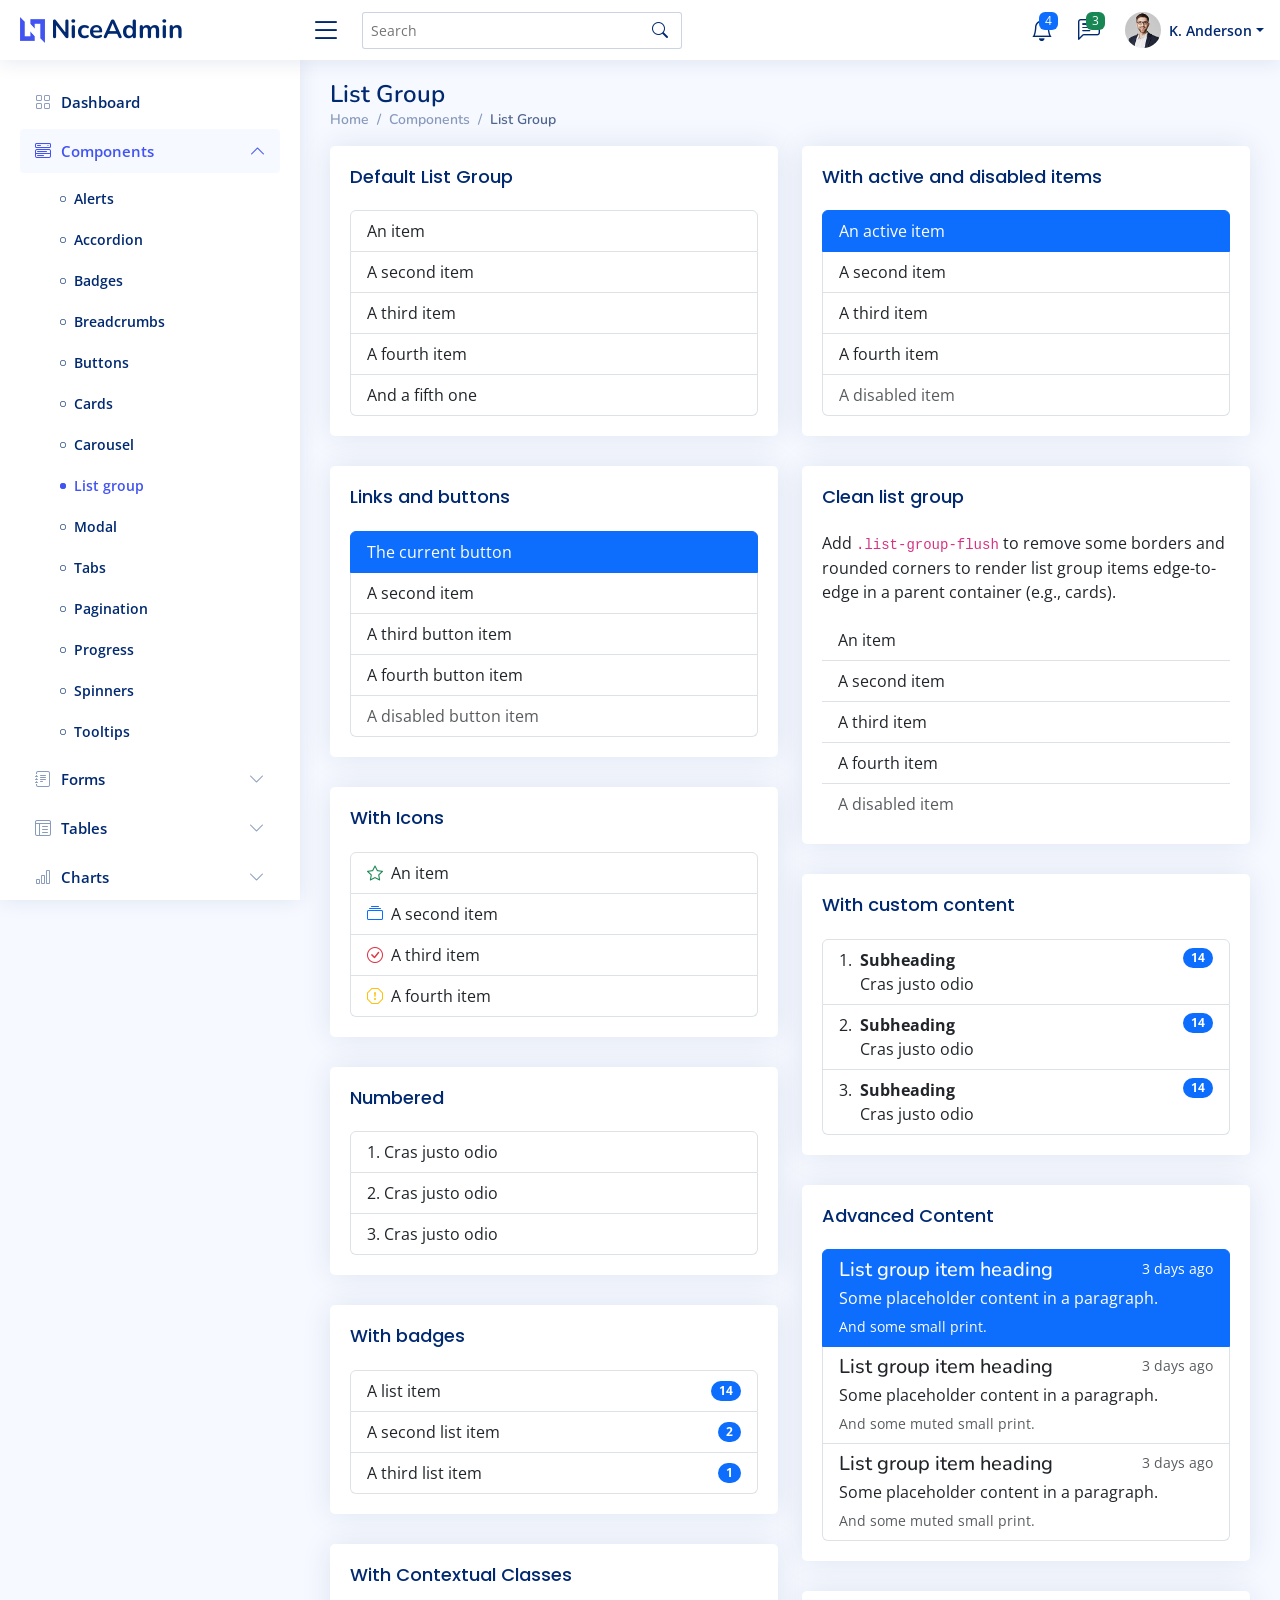
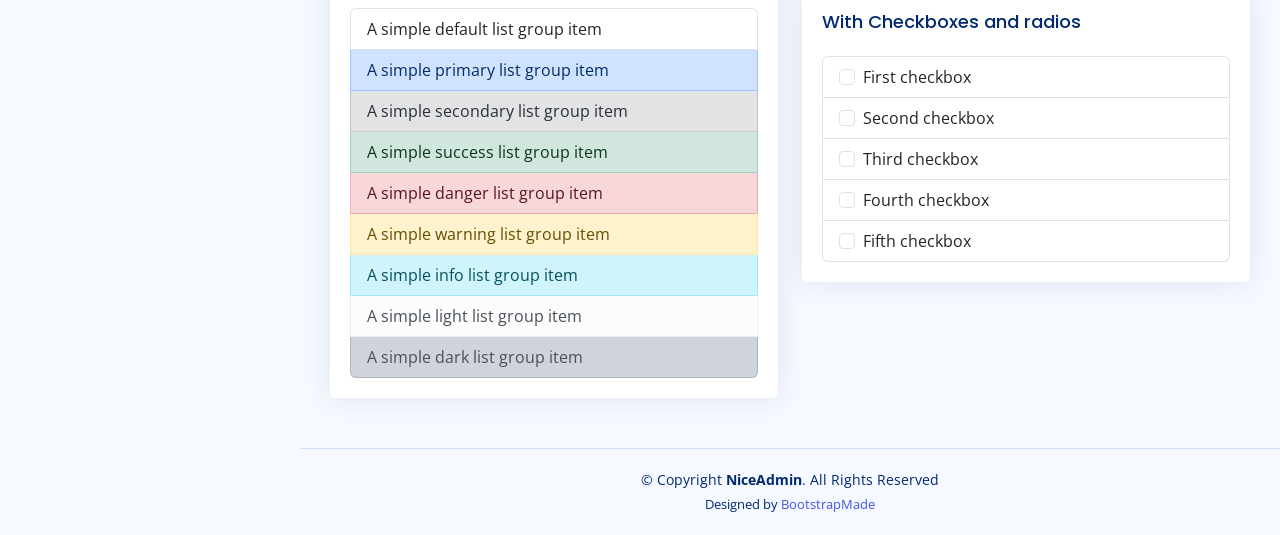
<file: AnaeLogiciel/wwwroot/NiceAdmin/components-list-group.html>
<!DOCTYPE html>
<html lang="en">

<head>
  <meta charset="utf-8">
  <meta content="width=device-width, initial-scale=1.0" name="viewport">

  <title>Components / List Group - NiceAdmin Bootstrap Template</title>
  <meta content="" name="description">
  <meta content="" name="keywords">

  <!-- Favicons -->
  <link href="assets/img/favicon.png" rel="icon">
  <link href="assets/img/apple-touch-icon.png" rel="apple-touch-icon">

  <!-- Google Fonts -->
  <link href="https://fonts.gstatic.com" rel="preconnect">
  <link href="https://fonts.googleapis.com/css?family=Open+Sans:300,300i,400,400i,600,600i,700,700i|Nunito:300,300i,400,400i,600,600i,700,700i|Poppins:300,300i,400,400i,500,500i,600,600i,700,700i" rel="stylesheet">

  <!-- Vendor CSS Files -->
  <link href="assets/vendor/bootstrap/css/bootstrap.min.css" rel="stylesheet">
  <link href="assets/vendor/bootstrap-icons/bootstrap-icons.css" rel="stylesheet">
  <link href="assets/vendor/boxicons/css/boxicons.min.css" rel="stylesheet">
  <link href="assets/vendor/quill/quill.snow.css" rel="stylesheet">
  <link href="assets/vendor/quill/quill.bubble.css" rel="stylesheet">
  <link href="assets/vendor/remixicon/remixicon.css" rel="stylesheet">
  <link href="assets/vendor/simple-datatables/style.css" rel="stylesheet">

  <!-- Template Main CSS File -->
  <link href="assets/css/style.css" rel="stylesheet">

  <!-- =======================================================
  * Template Name: NiceAdmin
  * Updated: May 30 2023 with Bootstrap v5.3.0
  * Template URL: https://bootstrapmade.com/nice-admin-bootstrap-admin-html-template/
  * Author: BootstrapMade.com
  * License: https://bootstrapmade.com/license/
  ======================================================== -->
</head>

<body>

  <!-- ======= Header ======= -->
  <header id="header" class="header fixed-top d-flex align-items-center">

    <div class="d-flex align-items-center justify-content-between">
      <a href="index.html" class="logo d-flex align-items-center">
        <img src="assets/img/logo.png" alt="">
        <span class="d-none d-lg-block">NiceAdmin</span>
      </a>
      <i class="bi bi-list toggle-sidebar-btn"></i>
    </div><!-- End Logo -->

    <div class="search-bar">
      <form class="search-form d-flex align-items-center" method="POST" action="#">
        <input type="text" name="query" placeholder="Search" title="Enter search keyword">
        <button type="submit" title="Search"><i class="bi bi-search"></i></button>
      </form>
    </div><!-- End Search Bar -->

    <nav class="header-nav ms-auto">
      <ul class="d-flex align-items-center">

        <li class="nav-item d-block d-lg-none">
          <a class="nav-link nav-icon search-bar-toggle " href="#">
            <i class="bi bi-search"></i>
          </a>
        </li><!-- End Search Icon-->

        <li class="nav-item dropdown">

          <a class="nav-link nav-icon" href="#" data-bs-toggle="dropdown">
            <i class="bi bi-bell"></i>
            <span class="badge bg-primary badge-number">4</span>
          </a><!-- End Notification Icon -->

          <ul class="dropdown-menu dropdown-menu-end dropdown-menu-arrow notifications">
            <li class="dropdown-header">
              You have 4 new notifications
              <a href="#"><span class="badge rounded-pill bg-primary p-2 ms-2">View all</span></a>
            </li>
            <li>
              <hr class="dropdown-divider">
            </li>

            <li class="notification-item">
              <i class="bi bi-exclamation-circle text-warning"></i>
              <div>
                <h4>Lorem Ipsum</h4>
                <p>Quae dolorem earum veritatis oditseno</p>
                <p>30 min. ago</p>
              </div>
            </li>

            <li>
              <hr class="dropdown-divider">
            </li>

            <li class="notification-item">
              <i class="bi bi-x-circle text-danger"></i>
              <div>
                <h4>Atque rerum nesciunt</h4>
                <p>Quae dolorem earum veritatis oditseno</p>
                <p>1 hr. ago</p>
              </div>
            </li>

            <li>
              <hr class="dropdown-divider">
            </li>

            <li class="notification-item">
              <i class="bi bi-check-circle text-success"></i>
              <div>
                <h4>Sit rerum fuga</h4>
                <p>Quae dolorem earum veritatis oditseno</p>
                <p>2 hrs. ago</p>
              </div>
            </li>

            <li>
              <hr class="dropdown-divider">
            </li>

            <li class="notification-item">
              <i class="bi bi-info-circle text-primary"></i>
              <div>
                <h4>Dicta reprehenderit</h4>
                <p>Quae dolorem earum veritatis oditseno</p>
                <p>4 hrs. ago</p>
              </div>
            </li>

            <li>
              <hr class="dropdown-divider">
            </li>
            <li class="dropdown-footer">
              <a href="#">Show all notifications</a>
            </li>

          </ul><!-- End Notification Dropdown Items -->

        </li><!-- End Notification Nav -->

        <li class="nav-item dropdown">

          <a class="nav-link nav-icon" href="#" data-bs-toggle="dropdown">
            <i class="bi bi-chat-left-text"></i>
            <span class="badge bg-success badge-number">3</span>
          </a><!-- End Messages Icon -->

          <ul class="dropdown-menu dropdown-menu-end dropdown-menu-arrow messages">
            <li class="dropdown-header">
              You have 3 new messages
              <a href="#"><span class="badge rounded-pill bg-primary p-2 ms-2">View all</span></a>
            </li>
            <li>
              <hr class="dropdown-divider">
            </li>

            <li class="message-item">
              <a href="#">
                <img src="assets/img/messages-1.jpg" alt="" class="rounded-circle">
                <div>
                  <h4>Maria Hudson</h4>
                  <p>Velit asperiores et ducimus soluta repudiandae labore officia est ut...</p>
                  <p>4 hrs. ago</p>
                </div>
              </a>
            </li>
            <li>
              <hr class="dropdown-divider">
            </li>

            <li class="message-item">
              <a href="#">
                <img src="assets/img/messages-2.jpg" alt="" class="rounded-circle">
                <div>
                  <h4>Anna Nelson</h4>
                  <p>Velit asperiores et ducimus soluta repudiandae labore officia est ut...</p>
                  <p>6 hrs. ago</p>
                </div>
              </a>
            </li>
            <li>
              <hr class="dropdown-divider">
            </li>

            <li class="message-item">
              <a href="#">
                <img src="assets/img/messages-3.jpg" alt="" class="rounded-circle">
                <div>
                  <h4>David Muldon</h4>
                  <p>Velit asperiores et ducimus soluta repudiandae labore officia est ut...</p>
                  <p>8 hrs. ago</p>
                </div>
              </a>
            </li>
            <li>
              <hr class="dropdown-divider">
            </li>

            <li class="dropdown-footer">
              <a href="#">Show all messages</a>
            </li>

          </ul><!-- End Messages Dropdown Items -->

        </li><!-- End Messages Nav -->

        <li class="nav-item dropdown pe-3">

          <a class="nav-link nav-profile d-flex align-items-center pe-0" href="#" data-bs-toggle="dropdown">
            <img src="assets/img/profile-img.jpg" alt="Profile" class="rounded-circle">
            <span class="d-none d-md-block dropdown-toggle ps-2">K. Anderson</span>
          </a><!-- End Profile Iamge Icon -->

          <ul class="dropdown-menu dropdown-menu-end dropdown-menu-arrow profile">
            <li class="dropdown-header">
              <h6>Kevin Anderson</h6>
              <span>Web Designer</span>
            </li>
            <li>
              <hr class="dropdown-divider">
            </li>

            <li>
              <a class="dropdown-item d-flex align-items-center" href="users-profile.html">
                <i class="bi bi-person"></i>
                <span>My Profile</span>
              </a>
            </li>
            <li>
              <hr class="dropdown-divider">
            </li>

            <li>
              <a class="dropdown-item d-flex align-items-center" href="users-profile.html">
                <i class="bi bi-gear"></i>
                <span>Account Settings</span>
              </a>
            </li>
            <li>
              <hr class="dropdown-divider">
            </li>

            <li>
              <a class="dropdown-item d-flex align-items-center" href="pages-faq.html">
                <i class="bi bi-question-circle"></i>
                <span>Need Help?</span>
              </a>
            </li>
            <li>
              <hr class="dropdown-divider">
            </li>

            <li>
              <a class="dropdown-item d-flex align-items-center" href="#">
                <i class="bi bi-box-arrow-right"></i>
                <span>Sign Out</span>
              </a>
            </li>

          </ul><!-- End Profile Dropdown Items -->
        </li><!-- End Profile Nav -->

      </ul>
    </nav><!-- End Icons Navigation -->

  </header><!-- End Header -->

  <!-- ======= Sidebar ======= -->
  <aside id="sidebar" class="sidebar">

    <ul class="sidebar-nav" id="sidebar-nav">

      <li class="nav-item">
        <a class="nav-link collapsed" href="index.html">
          <i class="bi bi-grid"></i>
          <span>Dashboard</span>
        </a>
      </li><!-- End Dashboard Nav -->

      <li class="nav-item">
        <a class="nav-link " data-bs-target="#components-nav" data-bs-toggle="collapse" href="#">
          <i class="bi bi-menu-button-wide"></i><span>Components</span><i class="bi bi-chevron-down ms-auto"></i>
        </a>
        <ul id="components-nav" class="nav-content collapse show" data-bs-parent="#sidebar-nav">
          <li>
            <a href="components-alerts.html">
              <i class="bi bi-circle"></i><span>Alerts</span>
            </a>
          </li>
          <li>
            <a href="components-accordion.html">
              <i class="bi bi-circle"></i><span>Accordion</span>
            </a>
          </li>
          <li>
            <a href="components-badges.html">
              <i class="bi bi-circle"></i><span>Badges</span>
            </a>
          </li>
          <li>
            <a href="components-breadcrumbs.html">
              <i class="bi bi-circle"></i><span>Breadcrumbs</span>
            </a>
          </li>
          <li>
            <a href="components-buttons.html">
              <i class="bi bi-circle"></i><span>Buttons</span>
            </a>
          </li>
          <li>
            <a href="components-cards.html">
              <i class="bi bi-circle"></i><span>Cards</span>
            </a>
          </li>
          <li>
            <a href="components-carousel.html">
              <i class="bi bi-circle"></i><span>Carousel</span>
            </a>
          </li>
          <li>
            <a href="components-list-group.html" class="active">
              <i class="bi bi-circle"></i><span>List group</span>
            </a>
          </li>
          <li>
            <a href="components-modal.html">
              <i class="bi bi-circle"></i><span>Modal</span>
            </a>
          </li>
          <li>
            <a href="components-tabs.html">
              <i class="bi bi-circle"></i><span>Tabs</span>
            </a>
          </li>
          <li>
            <a href="components-pagination.html">
              <i class="bi bi-circle"></i><span>Pagination</span>
            </a>
          </li>
          <li>
            <a href="components-progress.html">
              <i class="bi bi-circle"></i><span>Progress</span>
            </a>
          </li>
          <li>
            <a href="components-spinners.html">
              <i class="bi bi-circle"></i><span>Spinners</span>
            </a>
          </li>
          <li>
            <a href="components-tooltips.html">
              <i class="bi bi-circle"></i><span>Tooltips</span>
            </a>
          </li>
        </ul>
      </li><!-- End Components Nav -->

      <li class="nav-item">
        <a class="nav-link collapsed" data-bs-target="#forms-nav" data-bs-toggle="collapse" href="#">
          <i class="bi bi-journal-text"></i><span>Forms</span><i class="bi bi-chevron-down ms-auto"></i>
        </a>
        <ul id="forms-nav" class="nav-content collapse " data-bs-parent="#sidebar-nav">
          <li>
            <a href="forms-elements.html">
              <i class="bi bi-circle"></i><span>Form Elements</span>
            </a>
          </li>
          <li>
            <a href="forms-layouts.html">
              <i class="bi bi-circle"></i><span>Form Layouts</span>
            </a>
          </li>
          <li>
            <a href="forms-editors.html">
              <i class="bi bi-circle"></i><span>Form Editors</span>
            </a>
          </li>
          <li>
            <a href="forms-validation.html">
              <i class="bi bi-circle"></i><span>Form Validation</span>
            </a>
          </li>
        </ul>
      </li><!-- End Forms Nav -->

      <li class="nav-item">
        <a class="nav-link collapsed" data-bs-target="#tables-nav" data-bs-toggle="collapse" href="#">
          <i class="bi bi-layout-text-window-reverse"></i><span>Tables</span><i class="bi bi-chevron-down ms-auto"></i>
        </a>
        <ul id="tables-nav" class="nav-content collapse " data-bs-parent="#sidebar-nav">
          <li>
            <a href="tables-general.html">
              <i class="bi bi-circle"></i><span>General Tables</span>
            </a>
          </li>
          <li>
            <a href="tables-data.html">
              <i class="bi bi-circle"></i><span>Data Tables</span>
            </a>
          </li>
        </ul>
      </li><!-- End Tables Nav -->

      <li class="nav-item">
        <a class="nav-link collapsed" data-bs-target="#charts-nav" data-bs-toggle="collapse" href="#">
          <i class="bi bi-bar-chart"></i><span>Charts</span><i class="bi bi-chevron-down ms-auto"></i>
        </a>
        <ul id="charts-nav" class="nav-content collapse " data-bs-parent="#sidebar-nav">
          <li>
            <a href="charts-chartjs.html">
              <i class="bi bi-circle"></i><span>Chart.js</span>
            </a>
          </li>
          <li>
            <a href="charts-apexcharts.html">
              <i class="bi bi-circle"></i><span>ApexCharts</span>
            </a>
          </li>
          <li>
            <a href="charts-echarts.html">
              <i class="bi bi-circle"></i><span>ECharts</span>
            </a>
          </li>
        </ul>
      </li><!-- End Charts Nav -->

      <li class="nav-item">
        <a class="nav-link collapsed" data-bs-target="#icons-nav" data-bs-toggle="collapse" href="#">
          <i class="bi bi-gem"></i><span>Icons</span><i class="bi bi-chevron-down ms-auto"></i>
        </a>
        <ul id="icons-nav" class="nav-content collapse " data-bs-parent="#sidebar-nav">
          <li>
            <a href="icons-bootstrap.html">
              <i class="bi bi-circle"></i><span>Bootstrap Icons</span>
            </a>
          </li>
          <li>
            <a href="icons-remix.html">
              <i class="bi bi-circle"></i><span>Remix Icons</span>
            </a>
          </li>
          <li>
            <a href="icons-boxicons.html">
              <i class="bi bi-circle"></i><span>Boxicons</span>
            </a>
          </li>
        </ul>
      </li><!-- End Icons Nav -->

      <li class="nav-heading">Pages</li>

      <li class="nav-item">
        <a class="nav-link collapsed" href="users-profile.html">
          <i class="bi bi-person"></i>
          <span>Profile</span>
        </a>
      </li><!-- End Profile Page Nav -->

      <li class="nav-item">
        <a class="nav-link collapsed" href="pages-faq.html">
          <i class="bi bi-question-circle"></i>
          <span>F.A.Q</span>
        </a>
      </li><!-- End F.A.Q Page Nav -->

      <li class="nav-item">
        <a class="nav-link collapsed" href="pages-contact.html">
          <i class="bi bi-envelope"></i>
          <span>Contact</span>
        </a>
      </li><!-- End Contact Page Nav -->

      <li class="nav-item">
        <a class="nav-link collapsed" href="pages-register.html">
          <i class="bi bi-card-list"></i>
          <span>Register</span>
        </a>
      </li><!-- End Register Page Nav -->

      <li class="nav-item">
        <a class="nav-link collapsed" href="pages-login.html">
          <i class="bi bi-box-arrow-in-right"></i>
          <span>Login</span>
        </a>
      </li><!-- End Login Page Nav -->

      <li class="nav-item">
        <a class="nav-link collapsed" href="pages-error-404.html">
          <i class="bi bi-dash-circle"></i>
          <span>Error 404</span>
        </a>
      </li><!-- End Error 404 Page Nav -->

      <li class="nav-item">
        <a class="nav-link collapsed" href="pages-blank.html">
          <i class="bi bi-file-earmark"></i>
          <span>Blank</span>
        </a>
      </li><!-- End Blank Page Nav -->

    </ul>

  </aside><!-- End Sidebar-->

  <main id="main" class="main">

    <div class="pagetitle">
      <h1>List Group</h1>
      <nav>
        <ol class="breadcrumb">
          <li class="breadcrumb-item"><a href="index.html">Home</a></li>
          <li class="breadcrumb-item">Components</li>
          <li class="breadcrumb-item active">List Group</li>
        </ol>
      </nav>
    </div><!-- End Page Title -->

    <section class="section">
      <div class="row">
        <div class="col-lg-6">

          <div class="card">
            <div class="card-body">
              <h5 class="card-title">Default List Group</h5>

              <!-- Default List group -->
              <ul class="list-group">
                <li class="list-group-item">An item</li>
                <li class="list-group-item">A second item</li>
                <li class="list-group-item">A third item</li>
                <li class="list-group-item">A fourth item</li>
                <li class="list-group-item">And a fifth one</li>
              </ul><!-- End Default List group -->

            </div>
          </div>

          <div class="card">
            <div class="card-body">
              <h5 class="card-title">Links and buttons</h5>

              <!-- List group with Links and buttons -->
              <div class="list-group">
                <button type="button" class="list-group-item list-group-item-action active" aria-current="true">
                  The current button
                </button>
                <button type="button" class="list-group-item list-group-item-action">A second item</button>
                <button type="button" class="list-group-item list-group-item-action">A third button item</button>
                <button type="button" class="list-group-item list-group-item-action">A fourth button item</button>
                <button type="button" class="list-group-item list-group-item-action" disabled>A disabled button item</button>
              </div><!-- End List group with Links and buttons -->

            </div>
          </div>

          <div class="card">
            <div class="card-body">
              <h5 class="card-title">With Icons</h5>

              <!-- List group With Icons -->
              <ul class="list-group">
                <li class="list-group-item"><i class="bi bi-star me-1 text-success"></i> An item</li>
                <li class="list-group-item"><i class="bi bi-collection me-1 text-primary"></i> A second item</li>
                <li class="list-group-item"><i class="bi bi-check-circle me-1 text-danger"></i> A third item</li>
                <li class="list-group-item"><i class="bi bi-exclamation-octagon me-1 text-warning"></i> A fourth item</li>
              </ul><!-- End List group With Icons -->

            </div>
          </div>

          <div class="card">
            <div class="card-body">
              <h5 class="card-title">Numbered</h5>

              <!-- List group Numbered -->
              <ol class="list-group list-group-numbered">
                <li class="list-group-item">Cras justo odio</li>
                <li class="list-group-item">Cras justo odio</li>
                <li class="list-group-item">Cras justo odio</li>
              </ol><!-- End List group Numbered -->

            </div>
          </div>

          <div class="card">
            <div class="card-body">
              <h5 class="card-title">With badges</h5>

              <!-- List group With badges -->
              <ul class="list-group">
                <li class="list-group-item d-flex justify-content-between align-items-center">
                  A list item
                  <span class="badge bg-primary rounded-pill">14</span>
                </li>
                <li class="list-group-item d-flex justify-content-between align-items-center">
                  A second list item
                  <span class="badge bg-primary rounded-pill">2</span>
                </li>
                <li class="list-group-item d-flex justify-content-between align-items-center">
                  A third list item
                  <span class="badge bg-primary rounded-pill">1</span>
                </li>
              </ul><!-- End List With badges -->

            </div>
          </div>

          <div class="card">
            <div class="card-body">
              <h5 class="card-title">With Contextual Classes</h5>

              <!-- List group With Contextual classes -->
              <ul class="list-group">
                <li class="list-group-item">A simple default list group item</li>

                <li class="list-group-item list-group-item-primary">A simple primary list group item</li>
                <li class="list-group-item list-group-item-secondary">A simple secondary list group item</li>
                <li class="list-group-item list-group-item-success">A simple success list group item</li>
                <li class="list-group-item list-group-item-danger">A simple danger list group item</li>
                <li class="list-group-item list-group-item-warning">A simple warning list group item</li>
                <li class="list-group-item list-group-item-info">A simple info list group item</li>
                <li class="list-group-item list-group-item-light">A simple light list group item</li>
                <li class="list-group-item list-group-item-dark">A simple dark list group item</li>
              </ul><!-- End List Group With Contextual classes -->

            </div>
          </div>

        </div>

        <div class="col-lg-6">

          <div class="card">
            <div class="card-body">
              <h5 class="card-title">With active and disabled items</h5>

              <!-- List group with active and disabled items -->
              <ul class="list-group">
                <li class="list-group-item active" aria-current="true">An active item</li>
                <li class="list-group-item">A second item</li>
                <li class="list-group-item">A third item</li>
                <li class="list-group-item">A fourth item</li>
                <li class="list-group-item disabled" aria-disabled="true">A disabled item</li>
              </ul><!-- End ist group with active and disabled items -->

            </div>
          </div>

          <div class="card">
            <div class="card-body">
              <h5 class="card-title">Clean list group</h5>
              <p>Add <code>.list-group-flush</code> to remove some borders and rounded corners to render list group items edge-to-edge in a parent container (e.g., cards).</p>

              <!-- List group with active and disabled items -->
              <ul class="list-group list-group-flush">
                <li class="list-group-item">An item</li>
                <li class="list-group-item">A second item</li>
                <li class="list-group-item">A third item</li>
                <li class="list-group-item">A fourth item</li>
                <li class="list-group-item disabled" aria-disabled="true">A disabled item</li>
              </ul><!-- End Clean list group -->

            </div>
          </div>

          <div class="card">
            <div class="card-body">
              <h5 class="card-title">With custom content</h5>

              <!-- List group with custom content -->
              <ol class="list-group list-group-numbered">
                <li class="list-group-item d-flex justify-content-between align-items-start">
                  <div class="ms-2 me-auto">
                    <div class="fw-bold">Subheading</div>
                    Cras justo odio
                  </div>
                  <span class="badge bg-primary rounded-pill">14</span>
                </li>
                <li class="list-group-item d-flex justify-content-between align-items-start">
                  <div class="ms-2 me-auto">
                    <div class="fw-bold">Subheading</div>
                    Cras justo odio
                  </div>
                  <span class="badge bg-primary rounded-pill">14</span>
                </li>
                <li class="list-group-item d-flex justify-content-between align-items-start">
                  <div class="ms-2 me-auto">
                    <div class="fw-bold">Subheading</div>
                    Cras justo odio
                  </div>
                  <span class="badge bg-primary rounded-pill">14</span>
                </li>
              </ol><!-- End with custom content -->

            </div>
          </div>

          <div class="card">
            <div class="card-body">
              <h5 class="card-title">Advanced Content</h5>

              <!-- List group with Advanced Contents -->
              <div class="list-group">
                <a href="#" class="list-group-item list-group-item-action active" aria-current="true">
                  <div class="d-flex w-100 justify-content-between">
                    <h5 class="mb-1">List group item heading</h5>
                    <small>3 days ago</small>
                  </div>
                  <p class="mb-1">Some placeholder content in a paragraph.</p>
                  <small>And some small print.</small>
                </a>
                <a href="#" class="list-group-item list-group-item-action">
                  <div class="d-flex w-100 justify-content-between">
                    <h5 class="mb-1">List group item heading</h5>
                    <small class="text-muted">3 days ago</small>
                  </div>
                  <p class="mb-1">Some placeholder content in a paragraph.</p>
                  <small class="text-muted">And some muted small print.</small>
                </a>
                <a href="#" class="list-group-item list-group-item-action">
                  <div class="d-flex w-100 justify-content-between">
                    <h5 class="mb-1">List group item heading</h5>
                    <small class="text-muted">3 days ago</small>
                  </div>
                  <p class="mb-1">Some placeholder content in a paragraph.</p>
                  <small class="text-muted">And some muted small print.</small>
                </a>
              </div><!-- End List group Advanced Content -->

            </div>
          </div>

          <div class="card">
            <div class="card-body">
              <h5 class="card-title">With Checkboxes and radios</h5>

              <!-- List group With Checkboxes and radios -->
              <ul class="list-group">
                <li class="list-group-item">
                  <input class="form-check-input me-1" type="checkbox" value="" aria-label="...">
                  First checkbox
                </li>
                <li class="list-group-item">
                  <input class="form-check-input me-1" type="checkbox" value="" aria-label="...">
                  Second checkbox
                </li>
                <li class="list-group-item">
                  <input class="form-check-input me-1" type="checkbox" value="" aria-label="...">
                  Third checkbox
                </li>
                <li class="list-group-item">
                  <input class="form-check-input me-1" type="checkbox" value="" aria-label="...">
                  Fourth checkbox
                </li>
                <li class="list-group-item">
                  <input class="form-check-input me-1" type="checkbox" value="" aria-label="...">
                  Fifth checkbox
                </li>
              </ul><!-- End List Checkboxes and radios -->

            </div>
          </div>

        </div>

      </div>
    </section>

  </main><!-- End #main -->

  <!-- ======= Footer ======= -->
  <footer id="footer" class="footer">
    <div class="copyright">
      &copy; Copyright <strong><span>NiceAdmin</span></strong>. All Rights Reserved
    </div>
    <div class="credits">
      <!-- All the links in the footer should remain intact. -->
      <!-- You can delete the links only if you purchased the pro version. -->
      <!-- Licensing information: https://bootstrapmade.com/license/ -->
      <!-- Purchase the pro version with working PHP/AJAX contact form: https://bootstrapmade.com/nice-admin-bootstrap-admin-html-template/ -->
      Designed by <a href="https://bootstrapmade.com/">BootstrapMade</a>
    </div>
  </footer><!-- End Footer -->

  <a href="#" class="back-to-top d-flex align-items-center justify-content-center"><i class="bi bi-arrow-up-short"></i></a>

  <!-- Vendor JS Files -->
  <script src="assets/vendor/apexcharts/apexcharts.min.js"></script>
  <script src="assets/vendor/bootstrap/js/bootstrap.bundle.min.js"></script>
  <script src="assets/vendor/chart.js/chart.umd.js"></script>
  <script src="assets/vendor/echarts/echarts.min.js"></script>
  <script src="assets/vendor/quill/quill.min.js"></script>
  <script src="assets/vendor/simple-datatables/simple-datatables.js"></script>
  <script src="assets/vendor/tinymce/tinymce.min.js"></script>
  <script src="assets/vendor/php-email-form/validate.js"></script>

  <!-- Template Main JS File -->
  <script src="assets/js/main.js"></script>

</body>

</html>
</file>
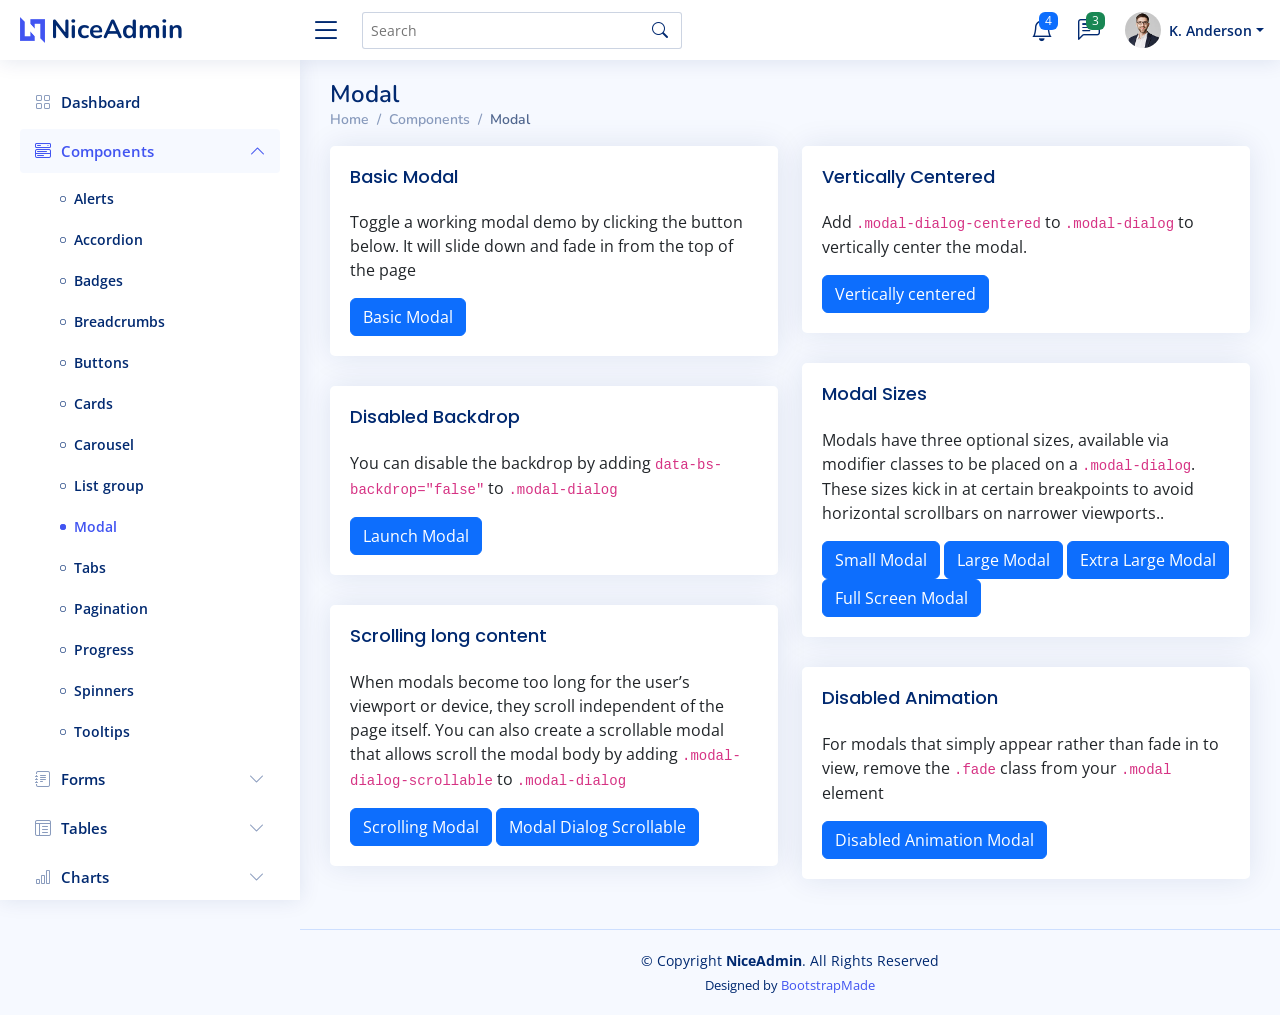
<file: AnaeLogiciel/wwwroot/NiceAdmin/components-modal.html>
<!DOCTYPE html>
<html lang="en">

<head>
  <meta charset="utf-8">
  <meta content="width=device-width, initial-scale=1.0" name="viewport">

  <title>Components / Modal - NiceAdmin Bootstrap Template</title>
  <meta content="" name="description">
  <meta content="" name="keywords">

  <!-- Favicons -->
  <link href="assets/img/favicon.png" rel="icon">
  <link href="assets/img/apple-touch-icon.png" rel="apple-touch-icon">

  <!-- Google Fonts -->
  <link href="https://fonts.gstatic.com" rel="preconnect">
  <link href="https://fonts.googleapis.com/css?family=Open+Sans:300,300i,400,400i,600,600i,700,700i|Nunito:300,300i,400,400i,600,600i,700,700i|Poppins:300,300i,400,400i,500,500i,600,600i,700,700i" rel="stylesheet">

  <!-- Vendor CSS Files -->
  <link href="assets/vendor/bootstrap/css/bootstrap.min.css" rel="stylesheet">
  <link href="assets/vendor/bootstrap-icons/bootstrap-icons.css" rel="stylesheet">
  <link href="assets/vendor/boxicons/css/boxicons.min.css" rel="stylesheet">
  <link href="assets/vendor/quill/quill.snow.css" rel="stylesheet">
  <link href="assets/vendor/quill/quill.bubble.css" rel="stylesheet">
  <link href="assets/vendor/remixicon/remixicon.css" rel="stylesheet">
  <link href="assets/vendor/simple-datatables/style.css" rel="stylesheet">

  <!-- Template Main CSS File -->
  <link href="assets/css/style.css" rel="stylesheet">

  <!-- =======================================================
  * Template Name: NiceAdmin
  * Updated: May 30 2023 with Bootstrap v5.3.0
  * Template URL: https://bootstrapmade.com/nice-admin-bootstrap-admin-html-template/
  * Author: BootstrapMade.com
  * License: https://bootstrapmade.com/license/
  ======================================================== -->
</head>

<body>

  <!-- ======= Header ======= -->
  <header id="header" class="header fixed-top d-flex align-items-center">

    <div class="d-flex align-items-center justify-content-between">
      <a href="index.html" class="logo d-flex align-items-center">
        <img src="assets/img/logo.png" alt="">
        <span class="d-none d-lg-block">NiceAdmin</span>
      </a>
      <i class="bi bi-list toggle-sidebar-btn"></i>
    </div><!-- End Logo -->

    <div class="search-bar">
      <form class="search-form d-flex align-items-center" method="POST" action="#">
        <input type="text" name="query" placeholder="Search" title="Enter search keyword">
        <button type="submit" title="Search"><i class="bi bi-search"></i></button>
      </form>
    </div><!-- End Search Bar -->

    <nav class="header-nav ms-auto">
      <ul class="d-flex align-items-center">

        <li class="nav-item d-block d-lg-none">
          <a class="nav-link nav-icon search-bar-toggle " href="#">
            <i class="bi bi-search"></i>
          </a>
        </li><!-- End Search Icon-->

        <li class="nav-item dropdown">

          <a class="nav-link nav-icon" href="#" data-bs-toggle="dropdown">
            <i class="bi bi-bell"></i>
            <span class="badge bg-primary badge-number">4</span>
          </a><!-- End Notification Icon -->

          <ul class="dropdown-menu dropdown-menu-end dropdown-menu-arrow notifications">
            <li class="dropdown-header">
              You have 4 new notifications
              <a href="#"><span class="badge rounded-pill bg-primary p-2 ms-2">View all</span></a>
            </li>
            <li>
              <hr class="dropdown-divider">
            </li>

            <li class="notification-item">
              <i class="bi bi-exclamation-circle text-warning"></i>
              <div>
                <h4>Lorem Ipsum</h4>
                <p>Quae dolorem earum veritatis oditseno</p>
                <p>30 min. ago</p>
              </div>
            </li>

            <li>
              <hr class="dropdown-divider">
            </li>

            <li class="notification-item">
              <i class="bi bi-x-circle text-danger"></i>
              <div>
                <h4>Atque rerum nesciunt</h4>
                <p>Quae dolorem earum veritatis oditseno</p>
                <p>1 hr. ago</p>
              </div>
            </li>

            <li>
              <hr class="dropdown-divider">
            </li>

            <li class="notification-item">
              <i class="bi bi-check-circle text-success"></i>
              <div>
                <h4>Sit rerum fuga</h4>
                <p>Quae dolorem earum veritatis oditseno</p>
                <p>2 hrs. ago</p>
              </div>
            </li>

            <li>
              <hr class="dropdown-divider">
            </li>

            <li class="notification-item">
              <i class="bi bi-info-circle text-primary"></i>
              <div>
                <h4>Dicta reprehenderit</h4>
                <p>Quae dolorem earum veritatis oditseno</p>
                <p>4 hrs. ago</p>
              </div>
            </li>

            <li>
              <hr class="dropdown-divider">
            </li>
            <li class="dropdown-footer">
              <a href="#">Show all notifications</a>
            </li>

          </ul><!-- End Notification Dropdown Items -->

        </li><!-- End Notification Nav -->

        <li class="nav-item dropdown">

          <a class="nav-link nav-icon" href="#" data-bs-toggle="dropdown">
            <i class="bi bi-chat-left-text"></i>
            <span class="badge bg-success badge-number">3</span>
          </a><!-- End Messages Icon -->

          <ul class="dropdown-menu dropdown-menu-end dropdown-menu-arrow messages">
            <li class="dropdown-header">
              You have 3 new messages
              <a href="#"><span class="badge rounded-pill bg-primary p-2 ms-2">View all</span></a>
            </li>
            <li>
              <hr class="dropdown-divider">
            </li>

            <li class="message-item">
              <a href="#">
                <img src="assets/img/messages-1.jpg" alt="" class="rounded-circle">
                <div>
                  <h4>Maria Hudson</h4>
                  <p>Velit asperiores et ducimus soluta repudiandae labore officia est ut...</p>
                  <p>4 hrs. ago</p>
                </div>
              </a>
            </li>
            <li>
              <hr class="dropdown-divider">
            </li>

            <li class="message-item">
              <a href="#">
                <img src="assets/img/messages-2.jpg" alt="" class="rounded-circle">
                <div>
                  <h4>Anna Nelson</h4>
                  <p>Velit asperiores et ducimus soluta repudiandae labore officia est ut...</p>
                  <p>6 hrs. ago</p>
                </div>
              </a>
            </li>
            <li>
              <hr class="dropdown-divider">
            </li>

            <li class="message-item">
              <a href="#">
                <img src="assets/img/messages-3.jpg" alt="" class="rounded-circle">
                <div>
                  <h4>David Muldon</h4>
                  <p>Velit asperiores et ducimus soluta repudiandae labore officia est ut...</p>
                  <p>8 hrs. ago</p>
                </div>
              </a>
            </li>
            <li>
              <hr class="dropdown-divider">
            </li>

            <li class="dropdown-footer">
              <a href="#">Show all messages</a>
            </li>

          </ul><!-- End Messages Dropdown Items -->

        </li><!-- End Messages Nav -->

        <li class="nav-item dropdown pe-3">

          <a class="nav-link nav-profile d-flex align-items-center pe-0" href="#" data-bs-toggle="dropdown">
            <img src="assets/img/profile-img.jpg" alt="Profile" class="rounded-circle">
            <span class="d-none d-md-block dropdown-toggle ps-2">K. Anderson</span>
          </a><!-- End Profile Iamge Icon -->

          <ul class="dropdown-menu dropdown-menu-end dropdown-menu-arrow profile">
            <li class="dropdown-header">
              <h6>Kevin Anderson</h6>
              <span>Web Designer</span>
            </li>
            <li>
              <hr class="dropdown-divider">
            </li>

            <li>
              <a class="dropdown-item d-flex align-items-center" href="users-profile.html">
                <i class="bi bi-person"></i>
                <span>My Profile</span>
              </a>
            </li>
            <li>
              <hr class="dropdown-divider">
            </li>

            <li>
              <a class="dropdown-item d-flex align-items-center" href="users-profile.html">
                <i class="bi bi-gear"></i>
                <span>Account Settings</span>
              </a>
            </li>
            <li>
              <hr class="dropdown-divider">
            </li>

            <li>
              <a class="dropdown-item d-flex align-items-center" href="pages-faq.html">
                <i class="bi bi-question-circle"></i>
                <span>Need Help?</span>
              </a>
            </li>
            <li>
              <hr class="dropdown-divider">
            </li>

            <li>
              <a class="dropdown-item d-flex align-items-center" href="#">
                <i class="bi bi-box-arrow-right"></i>
                <span>Sign Out</span>
              </a>
            </li>

          </ul><!-- End Profile Dropdown Items -->
        </li><!-- End Profile Nav -->

      </ul>
    </nav><!-- End Icons Navigation -->

  </header><!-- End Header -->

  <!-- ======= Sidebar ======= -->
  <aside id="sidebar" class="sidebar">

    <ul class="sidebar-nav" id="sidebar-nav">

      <li class="nav-item">
        <a class="nav-link collapsed" href="index.html">
          <i class="bi bi-grid"></i>
          <span>Dashboard</span>
        </a>
      </li><!-- End Dashboard Nav -->

      <li class="nav-item">
        <a class="nav-link " data-bs-target="#components-nav" data-bs-toggle="collapse" href="#">
          <i class="bi bi-menu-button-wide"></i><span>Components</span><i class="bi bi-chevron-down ms-auto"></i>
        </a>
        <ul id="components-nav" class="nav-content collapse show" data-bs-parent="#sidebar-nav">
          <li>
            <a href="components-alerts.html">
              <i class="bi bi-circle"></i><span>Alerts</span>
            </a>
          </li>
          <li>
            <a href="components-accordion.html">
              <i class="bi bi-circle"></i><span>Accordion</span>
            </a>
          </li>
          <li>
            <a href="components-badges.html">
              <i class="bi bi-circle"></i><span>Badges</span>
            </a>
          </li>
          <li>
            <a href="components-breadcrumbs.html">
              <i class="bi bi-circle"></i><span>Breadcrumbs</span>
            </a>
          </li>
          <li>
            <a href="components-buttons.html">
              <i class="bi bi-circle"></i><span>Buttons</span>
            </a>
          </li>
          <li>
            <a href="components-cards.html">
              <i class="bi bi-circle"></i><span>Cards</span>
            </a>
          </li>
          <li>
            <a href="components-carousel.html">
              <i class="bi bi-circle"></i><span>Carousel</span>
            </a>
          </li>
          <li>
            <a href="components-list-group.html">
              <i class="bi bi-circle"></i><span>List group</span>
            </a>
          </li>
          <li>
            <a href="components-modal.html" class="active">
              <i class="bi bi-circle"></i><span>Modal</span>
            </a>
          </li>
          <li>
            <a href="components-tabs.html">
              <i class="bi bi-circle"></i><span>Tabs</span>
            </a>
          </li>
          <li>
            <a href="components-pagination.html">
              <i class="bi bi-circle"></i><span>Pagination</span>
            </a>
          </li>
          <li>
            <a href="components-progress.html">
              <i class="bi bi-circle"></i><span>Progress</span>
            </a>
          </li>
          <li>
            <a href="components-spinners.html">
              <i class="bi bi-circle"></i><span>Spinners</span>
            </a>
          </li>
          <li>
            <a href="components-tooltips.html">
              <i class="bi bi-circle"></i><span>Tooltips</span>
            </a>
          </li>
        </ul>
      </li><!-- End Components Nav -->

      <li class="nav-item">
        <a class="nav-link collapsed" data-bs-target="#forms-nav" data-bs-toggle="collapse" href="#">
          <i class="bi bi-journal-text"></i><span>Forms</span><i class="bi bi-chevron-down ms-auto"></i>
        </a>
        <ul id="forms-nav" class="nav-content collapse " data-bs-parent="#sidebar-nav">
          <li>
            <a href="forms-elements.html">
              <i class="bi bi-circle"></i><span>Form Elements</span>
            </a>
          </li>
          <li>
            <a href="forms-layouts.html">
              <i class="bi bi-circle"></i><span>Form Layouts</span>
            </a>
          </li>
          <li>
            <a href="forms-editors.html">
              <i class="bi bi-circle"></i><span>Form Editors</span>
            </a>
          </li>
          <li>
            <a href="forms-validation.html">
              <i class="bi bi-circle"></i><span>Form Validation</span>
            </a>
          </li>
        </ul>
      </li><!-- End Forms Nav -->

      <li class="nav-item">
        <a class="nav-link collapsed" data-bs-target="#tables-nav" data-bs-toggle="collapse" href="#">
          <i class="bi bi-layout-text-window-reverse"></i><span>Tables</span><i class="bi bi-chevron-down ms-auto"></i>
        </a>
        <ul id="tables-nav" class="nav-content collapse " data-bs-parent="#sidebar-nav">
          <li>
            <a href="tables-general.html">
              <i class="bi bi-circle"></i><span>General Tables</span>
            </a>
          </li>
          <li>
            <a href="tables-data.html">
              <i class="bi bi-circle"></i><span>Data Tables</span>
            </a>
          </li>
        </ul>
      </li><!-- End Tables Nav -->

      <li class="nav-item">
        <a class="nav-link collapsed" data-bs-target="#charts-nav" data-bs-toggle="collapse" href="#">
          <i class="bi bi-bar-chart"></i><span>Charts</span><i class="bi bi-chevron-down ms-auto"></i>
        </a>
        <ul id="charts-nav" class="nav-content collapse " data-bs-parent="#sidebar-nav">
          <li>
            <a href="charts-chartjs.html">
              <i class="bi bi-circle"></i><span>Chart.js</span>
            </a>
          </li>
          <li>
            <a href="charts-apexcharts.html">
              <i class="bi bi-circle"></i><span>ApexCharts</span>
            </a>
          </li>
          <li>
            <a href="charts-echarts.html">
              <i class="bi bi-circle"></i><span>ECharts</span>
            </a>
          </li>
        </ul>
      </li><!-- End Charts Nav -->

      <li class="nav-item">
        <a class="nav-link collapsed" data-bs-target="#icons-nav" data-bs-toggle="collapse" href="#">
          <i class="bi bi-gem"></i><span>Icons</span><i class="bi bi-chevron-down ms-auto"></i>
        </a>
        <ul id="icons-nav" class="nav-content collapse " data-bs-parent="#sidebar-nav">
          <li>
            <a href="icons-bootstrap.html">
              <i class="bi bi-circle"></i><span>Bootstrap Icons</span>
            </a>
          </li>
          <li>
            <a href="icons-remix.html">
              <i class="bi bi-circle"></i><span>Remix Icons</span>
            </a>
          </li>
          <li>
            <a href="icons-boxicons.html">
              <i class="bi bi-circle"></i><span>Boxicons</span>
            </a>
          </li>
        </ul>
      </li><!-- End Icons Nav -->

      <li class="nav-heading">Pages</li>

      <li class="nav-item">
        <a class="nav-link collapsed" href="users-profile.html">
          <i class="bi bi-person"></i>
          <span>Profile</span>
        </a>
      </li><!-- End Profile Page Nav -->

      <li class="nav-item">
        <a class="nav-link collapsed" href="pages-faq.html">
          <i class="bi bi-question-circle"></i>
          <span>F.A.Q</span>
        </a>
      </li><!-- End F.A.Q Page Nav -->

      <li class="nav-item">
        <a class="nav-link collapsed" href="pages-contact.html">
          <i class="bi bi-envelope"></i>
          <span>Contact</span>
        </a>
      </li><!-- End Contact Page Nav -->

      <li class="nav-item">
        <a class="nav-link collapsed" href="pages-register.html">
          <i class="bi bi-card-list"></i>
          <span>Register</span>
        </a>
      </li><!-- End Register Page Nav -->

      <li class="nav-item">
        <a class="nav-link collapsed" href="pages-login.html">
          <i class="bi bi-box-arrow-in-right"></i>
          <span>Login</span>
        </a>
      </li><!-- End Login Page Nav -->

      <li class="nav-item">
        <a class="nav-link collapsed" href="pages-error-404.html">
          <i class="bi bi-dash-circle"></i>
          <span>Error 404</span>
        </a>
      </li><!-- End Error 404 Page Nav -->

      <li class="nav-item">
        <a class="nav-link collapsed" href="pages-blank.html">
          <i class="bi bi-file-earmark"></i>
          <span>Blank</span>
        </a>
      </li><!-- End Blank Page Nav -->

    </ul>

  </aside><!-- End Sidebar-->

  <main id="main" class="main">

    <div class="pagetitle">
      <h1>Modal</h1>
      <nav>
        <ol class="breadcrumb">
          <li class="breadcrumb-item"><a href="index.html">Home</a></li>
          <li class="breadcrumb-item">Components</li>
          <li class="breadcrumb-item active">Modal</li>
        </ol>
      </nav>
    </div><!-- End Page Title -->

    <section class="section">
      <div class="row">
        <div class="col-lg-6">

          <div class="card">
            <div class="card-body">
              <h5 class="card-title">Basic Modal</h5>
              <p>Toggle a working modal demo by clicking the button below. It will slide down and fade in from the top of the page</p>

              <!-- Basic Modal -->
              <button type="button" class="btn btn-primary" data-bs-toggle="modal" data-bs-target="#basicModal">
                Basic Modal
              </button>
              <div class="modal fade" id="basicModal" tabindex="-1">
                <div class="modal-dialog">
                  <div class="modal-content">
                    <div class="modal-header">
                      <h5 class="modal-title">Basic Modal</h5>
                      <button type="button" class="btn-close" data-bs-dismiss="modal" aria-label="Close"></button>
                    </div>
                    <div class="modal-body">
                      Non omnis incidunt qui sed occaecati magni asperiores est mollitia. Soluta at et reprehenderit. Placeat autem numquam et fuga numquam. Tempora in facere consequatur sit dolor ipsum. Consequatur nemo amet incidunt est facilis. Dolorem neque recusandae quo sit molestias sint dignissimos.
                    </div>
                    <div class="modal-footer">
                      <button type="button" class="btn btn-secondary" data-bs-dismiss="modal">Close</button>
                      <button type="button" class="btn btn-primary">Save changes</button>
                    </div>
                  </div>
                </div>
              </div><!-- End Basic Modal-->

            </div>
          </div>

          <div class="card">
            <div class="card-body">
              <h5 class="card-title">Disabled Backdrop</h5>
              <p>You can disable the backdrop by adding <code>data-bs-backdrop="false"</code> to <code>.modal-dialog</code></p>

              <!-- Disabled Backdrop Modal -->
              <button type="button" class="btn btn-primary" data-bs-toggle="modal" data-bs-target="#disablebackdrop">
                Launch Modal
              </button>
              <div class="modal fade" id="disablebackdrop" tabindex="-1" data-bs-backdrop="false">
                <div class="modal-dialog">
                  <div class="modal-content">
                    <div class="modal-header">
                      <h5 class="modal-title">Disabled Backdrop</h5>
                      <button type="button" class="btn-close" data-bs-dismiss="modal" aria-label="Close"></button>
                    </div>
                    <div class="modal-body">
                      Non omnis incidunt qui sed occaecati magni asperiores est mollitia. Soluta at et reprehenderit. Placeat autem numquam et fuga numquam. Tempora in facere consequatur sit dolor ipsum. Consequatur nemo amet incidunt est facilis. Dolorem neque recusandae quo sit molestias sint dignissimos.
                    </div>
                    <div class="modal-footer">
                      <button type="button" class="btn btn-secondary" data-bs-dismiss="modal">Close</button>
                      <button type="button" class="btn btn-primary">Save changes</button>
                    </div>
                  </div>
                </div>
              </div><!-- End Disabled Backdrop Modal-->

            </div>
          </div>

          <div class="card">
            <div class="card-body">
              <h5 class="card-title">Scrolling long content</h5>
              <p>When modals become too long for the user’s viewport or device, they scroll independent of the page itself. You can also create a scrollable modal that allows scroll the modal body by adding <code>.modal-dialog-scrollable</code> to <code>.modal-dialog</code></p>

              <!-- Scrolling Modal -->
              <button type="button" class="btn btn-primary" data-bs-toggle="modal" data-bs-target="#scrollingModal">
                Scrolling Modal
              </button>
              <div class="modal fade" id="scrollingModal" tabindex="-1">
                <div class="modal-dialog">
                  <div class="modal-content">
                    <div class="modal-header">
                      <h5 class="modal-title">Scrolling Modal</h5>
                      <button type="button" class="btn-close" data-bs-dismiss="modal" aria-label="Close"></button>
                    </div>
                    <div class="modal-body" style="min-height: 1500px;">
                      Non omnis incidunt qui sed occaecati magni asperiores est mollitia. Soluta at et reprehenderit. Placeat autem numquam et fuga numquam. Tempora in facere consequatur sit dolor ipsum. Consequatur nemo amet incidunt est facilis. Dolorem neque recusandae quo sit molestias sint dignissimos.
                    </div>
                    <div class="modal-footer">
                      <button type="button" class="btn btn-secondary" data-bs-dismiss="modal">Close</button>
                      <button type="button" class="btn btn-primary">Save changes</button>
                    </div>
                  </div>
                </div>
              </div><!-- End Scrolling Modal-->

              <!-- Modal Dialog Scrollable -->
              <button type="button" class="btn btn-primary" data-bs-toggle="modal" data-bs-target="#modalDialogScrollable">
                Modal Dialog Scrollable
              </button>
              <div class="modal fade" id="modalDialogScrollable" tabindex="-1">
                <div class="modal-dialog modal-dialog-scrollable">
                  <div class="modal-content">
                    <div class="modal-header">
                      <h5 class="modal-title">Modal Dialog Scrollable</h5>
                      <button type="button" class="btn-close" data-bs-dismiss="modal" aria-label="Close"></button>
                    </div>
                    <div class="modal-body">
                      Non omnis incidunt qui sed occaecati magni asperiores est mollitia. Soluta at et reprehenderit. Placeat autem numquam et fuga numquam. Tempora in facere consequatur sit dolor ipsum. Consequatur nemo amet incidunt est facilis. Dolorem neque recusandae quo sit molestias sint dignissimos.
                      <br><br><br><br><br><br><br><br><br><br><br><br><br><br><br><br><br><br><br><br><br><br><br><br><br><br><br><br><br><br><br><br><br><br><br><br><br><br><br><br>
                      This content should appear at the bottom after you scroll.
                    </div>
                    <div class="modal-footer">
                      <button type="button" class="btn btn-secondary" data-bs-dismiss="modal">Close</button>
                      <button type="button" class="btn btn-primary">Save changes</button>
                    </div>
                  </div>
                </div>
              </div><!-- End Modal Dialog Scrollable-->

            </div>
          </div>

        </div>

        <div class="col-lg-6">

          <div class="card">
            <div class="card-body">
              <h5 class="card-title">Vertically Centered</h5>
              <p>Add <code>.modal-dialog-centered</code> to <code>.modal-dialog</code> to vertically center the modal.</p>

              <!-- Vertically centered Modal -->
              <button type="button" class="btn btn-primary" data-bs-toggle="modal" data-bs-target="#verticalycentered">
                Vertically centered
              </button>
              <div class="modal fade" id="verticalycentered" tabindex="-1">
                <div class="modal-dialog modal-dialog-centered">
                  <div class="modal-content">
                    <div class="modal-header">
                      <h5 class="modal-title">Vertically Centered</h5>
                      <button type="button" class="btn-close" data-bs-dismiss="modal" aria-label="Close"></button>
                    </div>
                    <div class="modal-body">
                      Non omnis incidunt qui sed occaecati magni asperiores est mollitia. Soluta at et reprehenderit. Placeat autem numquam et fuga numquam. Tempora in facere consequatur sit dolor ipsum. Consequatur nemo amet incidunt est facilis. Dolorem neque recusandae quo sit molestias sint dignissimos.
                    </div>
                    <div class="modal-footer">
                      <button type="button" class="btn btn-secondary" data-bs-dismiss="modal">Close</button>
                      <button type="button" class="btn btn-primary">Save changes</button>
                    </div>
                  </div>
                </div>
              </div><!-- End Vertically centered Modal-->

            </div>
          </div>

          <div class="card">
            <div class="card-body">
              <h5 class="card-title">Modal Sizes</h5>
              <p>Modals have three optional sizes, available via modifier classes to be placed on a <code>.modal-dialog</code>. These sizes kick in at certain breakpoints to avoid horizontal scrollbars on narrower viewports..</p>

              <!-- Small Modal -->
              <button type="button" class="btn btn-primary" data-bs-toggle="modal" data-bs-target="#smallModal">
                Small Modal
              </button>

              <div class="modal fade" id="smallModal" tabindex="-1">
                <div class="modal-dialog modal-sm">
                  <div class="modal-content">
                    <div class="modal-header">
                      <h5 class="modal-title">Small Modal</h5>
                      <button type="button" class="btn-close" data-bs-dismiss="modal" aria-label="Close"></button>
                    </div>
                    <div class="modal-body">
                      Non omnis incidunt qui sed occaecati magni asperiores est mollitia. Soluta at et reprehenderit. Placeat autem numquam et fuga numquam. Tempora in facere consequatur sit dolor ipsum. Consequatur nemo amet incidunt est facilis. Dolorem neque recusandae quo sit molestias sint dignissimos.
                    </div>
                    <div class="modal-footer">
                      <button type="button" class="btn btn-secondary" data-bs-dismiss="modal">Close</button>
                      <button type="button" class="btn btn-primary">Save changes</button>
                    </div>
                  </div>
                </div>
              </div><!-- End Small Modal-->

              <!-- Large Modal -->
              <button type="button" class="btn btn-primary" data-bs-toggle="modal" data-bs-target="#largeModal">
                Large Modal
              </button>

              <div class="modal fade" id="largeModal" tabindex="-1">
                <div class="modal-dialog modal-lg">
                  <div class="modal-content">
                    <div class="modal-header">
                      <h5 class="modal-title">Large Modal</h5>
                      <button type="button" class="btn-close" data-bs-dismiss="modal" aria-label="Close"></button>
                    </div>
                    <div class="modal-body">
                      Non omnis incidunt qui sed occaecati magni asperiores est mollitia. Soluta at et reprehenderit. Placeat autem numquam et fuga numquam. Tempora in facere consequatur sit dolor ipsum. Consequatur nemo amet incidunt est facilis. Dolorem neque recusandae quo sit molestias sint dignissimos.
                    </div>
                    <div class="modal-footer">
                      <button type="button" class="btn btn-secondary" data-bs-dismiss="modal">Close</button>
                      <button type="button" class="btn btn-primary">Save changes</button>
                    </div>
                  </div>
                </div>
              </div><!-- End Large Modal-->

              <!-- Extra Large Modal -->
              <button type="button" class="btn btn-primary" data-bs-toggle="modal" data-bs-target="#ExtralargeModal">
                Extra Large Modal
              </button>

              <div class="modal fade" id="ExtralargeModal" tabindex="-1">
                <div class="modal-dialog modal-xl">
                  <div class="modal-content">
                    <div class="modal-header">
                      <h5 class="modal-title">Extra Large Modal</h5>
                      <button type="button" class="btn-close" data-bs-dismiss="modal" aria-label="Close"></button>
                    </div>
                    <div class="modal-body">
                      Non omnis incidunt qui sed occaecati magni asperiores est mollitia. Soluta at et reprehenderit. Placeat autem numquam et fuga numquam. Tempora in facere consequatur sit dolor ipsum. Consequatur nemo amet incidunt est facilis. Dolorem neque recusandae quo sit molestias sint dignissimos.
                    </div>
                    <div class="modal-footer">
                      <button type="button" class="btn btn-secondary" data-bs-dismiss="modal">Close</button>
                      <button type="button" class="btn btn-primary">Save changes</button>
                    </div>
                  </div>
                </div>
              </div><!-- End Extra Large Modal-->

              <!-- Full Screen Modal -->
              <button type="button" class="btn btn-primary" data-bs-toggle="modal" data-bs-target="#fullscreenModal">
                Full Screen Modal
              </button>

              <div class="modal fade" id="fullscreenModal" tabindex="-1">
                <div class="modal-dialog modal-fullscreen">
                  <div class="modal-content">
                    <div class="modal-header">
                      <h5 class="modal-title">Full Screen Modal</h5>
                      <button type="button" class="btn-close" data-bs-dismiss="modal" aria-label="Close"></button>
                    </div>
                    <div class="modal-body">
                      Non omnis incidunt qui sed occaecati magni asperiores est mollitia. Soluta at et reprehenderit. Placeat autem numquam et fuga numquam. Tempora in facere consequatur sit dolor ipsum. Consequatur nemo amet incidunt est facilis. Dolorem neque recusandae quo sit molestias sint dignissimos.
                    </div>
                    <div class="modal-footer">
                      <button type="button" class="btn btn-secondary" data-bs-dismiss="modal">Close</button>
                      <button type="button" class="btn btn-primary">Save changes</button>
                    </div>
                  </div>
                </div>
              </div><!-- End Full Screen Modal-->

            </div>
          </div>

          <div class="card">
            <div class="card-body">
              <h5 class="card-title">Disabled Animation</h5>
              <p>For modals that simply appear rather than fade in to view, remove the <code>.fade</code> class from your <code>.modal</code> element </p>

              <!-- Disabled Animation Modal -->
              <button type="button" class="btn btn-primary" data-bs-toggle="modal" data-bs-target="#disabledAnimation">
                Disabled Animation Modal
              </button>
              <div class="modal" id="disabledAnimation" tabindex="-1">
                <div class="modal-dialog">
                  <div class="modal-content">
                    <div class="modal-header">
                      <h5 class="modal-title">Disabled Animation Modal</h5>
                      <button type="button" class="btn-close" data-bs-dismiss="modal" aria-label="Close"></button>
                    </div>
                    <div class="modal-body">
                      Non omnis incidunt qui sed occaecati magni asperiores est mollitia. Soluta at et reprehenderit. Placeat autem numquam et fuga numquam. Tempora in facere consequatur sit dolor ipsum. Consequatur nemo amet incidunt est facilis. Dolorem neque recusandae quo sit molestias sint dignissimos.
                    </div>
                    <div class="modal-footer">
                      <button type="button" class="btn btn-secondary" data-bs-dismiss="modal">Close</button>
                      <button type="button" class="btn btn-primary">Save changes</button>
                    </div>
                  </div>
                </div>
              </div><!-- End Disabled Animation Modal-->

            </div>
          </div>

        </div>
      </div>
    </section>

  </main><!-- End #main -->

  <!-- ======= Footer ======= -->
  <footer id="footer" class="footer">
    <div class="copyright">
      &copy; Copyright <strong><span>NiceAdmin</span></strong>. All Rights Reserved
    </div>
    <div class="credits">
      <!-- All the links in the footer should remain intact. -->
      <!-- You can delete the links only if you purchased the pro version. -->
      <!-- Licensing information: https://bootstrapmade.com/license/ -->
      <!-- Purchase the pro version with working PHP/AJAX contact form: https://bootstrapmade.com/nice-admin-bootstrap-admin-html-template/ -->
      Designed by <a href="https://bootstrapmade.com/">BootstrapMade</a>
    </div>
  </footer><!-- End Footer -->

  <a href="#" class="back-to-top d-flex align-items-center justify-content-center"><i class="bi bi-arrow-up-short"></i></a>

  <!-- Vendor JS Files -->
  <script src="assets/vendor/apexcharts/apexcharts.min.js"></script>
  <script src="assets/vendor/bootstrap/js/bootstrap.bundle.min.js"></script>
  <script src="assets/vendor/chart.js/chart.umd.js"></script>
  <script src="assets/vendor/echarts/echarts.min.js"></script>
  <script src="assets/vendor/quill/quill.min.js"></script>
  <script src="assets/vendor/simple-datatables/simple-datatables.js"></script>
  <script src="assets/vendor/tinymce/tinymce.min.js"></script>
  <script src="assets/vendor/php-email-form/validate.js"></script>

  <!-- Template Main JS File -->
  <script src="assets/js/main.js"></script>

</body>

</html>
</file>
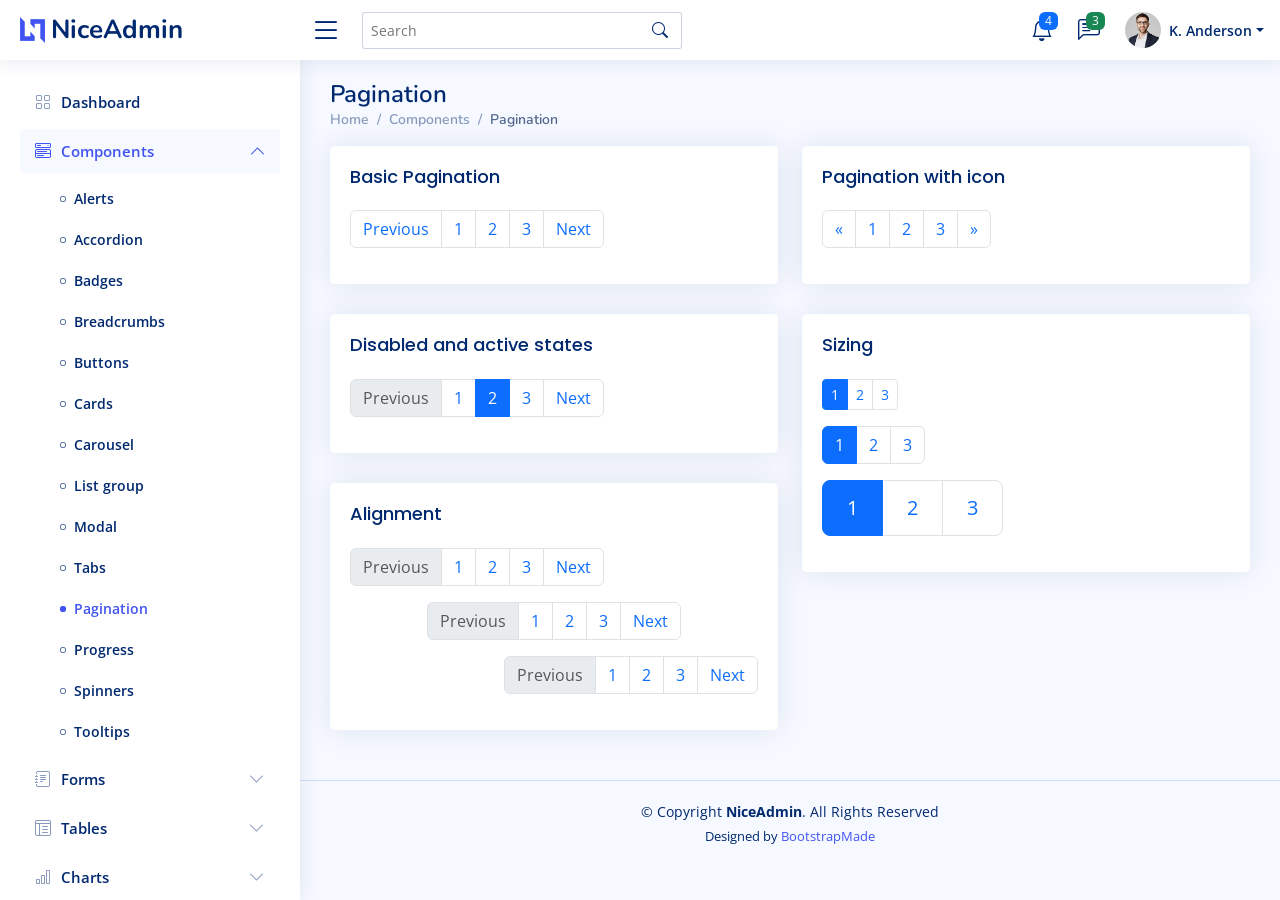
<file: AnaeLogiciel/wwwroot/NiceAdmin/components-pagination.html>
<!DOCTYPE html>
<html lang="en">

<head>
  <meta charset="utf-8">
  <meta content="width=device-width, initial-scale=1.0" name="viewport">

  <title>Components / Pagination - NiceAdmin Bootstrap Template</title>
  <meta content="" name="description">
  <meta content="" name="keywords">

  <!-- Favicons -->
  <link href="assets/img/favicon.png" rel="icon">
  <link href="assets/img/apple-touch-icon.png" rel="apple-touch-icon">

  <!-- Google Fonts -->
  <link href="https://fonts.gstatic.com" rel="preconnect">
  <link href="https://fonts.googleapis.com/css?family=Open+Sans:300,300i,400,400i,600,600i,700,700i|Nunito:300,300i,400,400i,600,600i,700,700i|Poppins:300,300i,400,400i,500,500i,600,600i,700,700i" rel="stylesheet">

  <!-- Vendor CSS Files -->
  <link href="assets/vendor/bootstrap/css/bootstrap.min.css" rel="stylesheet">
  <link href="assets/vendor/bootstrap-icons/bootstrap-icons.css" rel="stylesheet">
  <link href="assets/vendor/boxicons/css/boxicons.min.css" rel="stylesheet">
  <link href="assets/vendor/quill/quill.snow.css" rel="stylesheet">
  <link href="assets/vendor/quill/quill.bubble.css" rel="stylesheet">
  <link href="assets/vendor/remixicon/remixicon.css" rel="stylesheet">
  <link href="assets/vendor/simple-datatables/style.css" rel="stylesheet">

  <!-- Template Main CSS File -->
  <link href="assets/css/style.css" rel="stylesheet">

  <!-- =======================================================
  * Template Name: NiceAdmin
  * Updated: May 30 2023 with Bootstrap v5.3.0
  * Template URL: https://bootstrapmade.com/nice-admin-bootstrap-admin-html-template/
  * Author: BootstrapMade.com
  * License: https://bootstrapmade.com/license/
  ======================================================== -->
</head>

<body>

  <!-- ======= Header ======= -->
  <header id="header" class="header fixed-top d-flex align-items-center">

    <div class="d-flex align-items-center justify-content-between">
      <a href="index.html" class="logo d-flex align-items-center">
        <img src="assets/img/logo.png" alt="">
        <span class="d-none d-lg-block">NiceAdmin</span>
      </a>
      <i class="bi bi-list toggle-sidebar-btn"></i>
    </div><!-- End Logo -->

    <div class="search-bar">
      <form class="search-form d-flex align-items-center" method="POST" action="#">
        <input type="text" name="query" placeholder="Search" title="Enter search keyword">
        <button type="submit" title="Search"><i class="bi bi-search"></i></button>
      </form>
    </div><!-- End Search Bar -->

    <nav class="header-nav ms-auto">
      <ul class="d-flex align-items-center">

        <li class="nav-item d-block d-lg-none">
          <a class="nav-link nav-icon search-bar-toggle " href="#">
            <i class="bi bi-search"></i>
          </a>
        </li><!-- End Search Icon-->

        <li class="nav-item dropdown">

          <a class="nav-link nav-icon" href="#" data-bs-toggle="dropdown">
            <i class="bi bi-bell"></i>
            <span class="badge bg-primary badge-number">4</span>
          </a><!-- End Notification Icon -->

          <ul class="dropdown-menu dropdown-menu-end dropdown-menu-arrow notifications">
            <li class="dropdown-header">
              You have 4 new notifications
              <a href="#"><span class="badge rounded-pill bg-primary p-2 ms-2">View all</span></a>
            </li>
            <li>
              <hr class="dropdown-divider">
            </li>

            <li class="notification-item">
              <i class="bi bi-exclamation-circle text-warning"></i>
              <div>
                <h4>Lorem Ipsum</h4>
                <p>Quae dolorem earum veritatis oditseno</p>
                <p>30 min. ago</p>
              </div>
            </li>

            <li>
              <hr class="dropdown-divider">
            </li>

            <li class="notification-item">
              <i class="bi bi-x-circle text-danger"></i>
              <div>
                <h4>Atque rerum nesciunt</h4>
                <p>Quae dolorem earum veritatis oditseno</p>
                <p>1 hr. ago</p>
              </div>
            </li>

            <li>
              <hr class="dropdown-divider">
            </li>

            <li class="notification-item">
              <i class="bi bi-check-circle text-success"></i>
              <div>
                <h4>Sit rerum fuga</h4>
                <p>Quae dolorem earum veritatis oditseno</p>
                <p>2 hrs. ago</p>
              </div>
            </li>

            <li>
              <hr class="dropdown-divider">
            </li>

            <li class="notification-item">
              <i class="bi bi-info-circle text-primary"></i>
              <div>
                <h4>Dicta reprehenderit</h4>
                <p>Quae dolorem earum veritatis oditseno</p>
                <p>4 hrs. ago</p>
              </div>
            </li>

            <li>
              <hr class="dropdown-divider">
            </li>
            <li class="dropdown-footer">
              <a href="#">Show all notifications</a>
            </li>

          </ul><!-- End Notification Dropdown Items -->

        </li><!-- End Notification Nav -->

        <li class="nav-item dropdown">

          <a class="nav-link nav-icon" href="#" data-bs-toggle="dropdown">
            <i class="bi bi-chat-left-text"></i>
            <span class="badge bg-success badge-number">3</span>
          </a><!-- End Messages Icon -->

          <ul class="dropdown-menu dropdown-menu-end dropdown-menu-arrow messages">
            <li class="dropdown-header">
              You have 3 new messages
              <a href="#"><span class="badge rounded-pill bg-primary p-2 ms-2">View all</span></a>
            </li>
            <li>
              <hr class="dropdown-divider">
            </li>

            <li class="message-item">
              <a href="#">
                <img src="assets/img/messages-1.jpg" alt="" class="rounded-circle">
                <div>
                  <h4>Maria Hudson</h4>
                  <p>Velit asperiores et ducimus soluta repudiandae labore officia est ut...</p>
                  <p>4 hrs. ago</p>
                </div>
              </a>
            </li>
            <li>
              <hr class="dropdown-divider">
            </li>

            <li class="message-item">
              <a href="#">
                <img src="assets/img/messages-2.jpg" alt="" class="rounded-circle">
                <div>
                  <h4>Anna Nelson</h4>
                  <p>Velit asperiores et ducimus soluta repudiandae labore officia est ut...</p>
                  <p>6 hrs. ago</p>
                </div>
              </a>
            </li>
            <li>
              <hr class="dropdown-divider">
            </li>

            <li class="message-item">
              <a href="#">
                <img src="assets/img/messages-3.jpg" alt="" class="rounded-circle">
                <div>
                  <h4>David Muldon</h4>
                  <p>Velit asperiores et ducimus soluta repudiandae labore officia est ut...</p>
                  <p>8 hrs. ago</p>
                </div>
              </a>
            </li>
            <li>
              <hr class="dropdown-divider">
            </li>

            <li class="dropdown-footer">
              <a href="#">Show all messages</a>
            </li>

          </ul><!-- End Messages Dropdown Items -->

        </li><!-- End Messages Nav -->

        <li class="nav-item dropdown pe-3">

          <a class="nav-link nav-profile d-flex align-items-center pe-0" href="#" data-bs-toggle="dropdown">
            <img src="assets/img/profile-img.jpg" alt="Profile" class="rounded-circle">
            <span class="d-none d-md-block dropdown-toggle ps-2">K. Anderson</span>
          </a><!-- End Profile Iamge Icon -->

          <ul class="dropdown-menu dropdown-menu-end dropdown-menu-arrow profile">
            <li class="dropdown-header">
              <h6>Kevin Anderson</h6>
              <span>Web Designer</span>
            </li>
            <li>
              <hr class="dropdown-divider">
            </li>

            <li>
              <a class="dropdown-item d-flex align-items-center" href="users-profile.html">
                <i class="bi bi-person"></i>
                <span>My Profile</span>
              </a>
            </li>
            <li>
              <hr class="dropdown-divider">
            </li>

            <li>
              <a class="dropdown-item d-flex align-items-center" href="users-profile.html">
                <i class="bi bi-gear"></i>
                <span>Account Settings</span>
              </a>
            </li>
            <li>
              <hr class="dropdown-divider">
            </li>

            <li>
              <a class="dropdown-item d-flex align-items-center" href="pages-faq.html">
                <i class="bi bi-question-circle"></i>
                <span>Need Help?</span>
              </a>
            </li>
            <li>
              <hr class="dropdown-divider">
            </li>

            <li>
              <a class="dropdown-item d-flex align-items-center" href="#">
                <i class="bi bi-box-arrow-right"></i>
                <span>Sign Out</span>
              </a>
            </li>

          </ul><!-- End Profile Dropdown Items -->
        </li><!-- End Profile Nav -->

      </ul>
    </nav><!-- End Icons Navigation -->

  </header><!-- End Header -->

  <!-- ======= Sidebar ======= -->
  <aside id="sidebar" class="sidebar">

    <ul class="sidebar-nav" id="sidebar-nav">

      <li class="nav-item">
        <a class="nav-link collapsed" href="index.html">
          <i class="bi bi-grid"></i>
          <span>Dashboard</span>
        </a>
      </li><!-- End Dashboard Nav -->

      <li class="nav-item">
        <a class="nav-link " data-bs-target="#components-nav" data-bs-toggle="collapse" href="#">
          <i class="bi bi-menu-button-wide"></i><span>Components</span><i class="bi bi-chevron-down ms-auto"></i>
        </a>
        <ul id="components-nav" class="nav-content collapse show" data-bs-parent="#sidebar-nav">
          <li>
            <a href="components-alerts.html">
              <i class="bi bi-circle"></i><span>Alerts</span>
            </a>
          </li>
          <li>
            <a href="components-accordion.html">
              <i class="bi bi-circle"></i><span>Accordion</span>
            </a>
          </li>
          <li>
            <a href="components-badges.html">
              <i class="bi bi-circle"></i><span>Badges</span>
            </a>
          </li>
          <li>
            <a href="components-breadcrumbs.html">
              <i class="bi bi-circle"></i><span>Breadcrumbs</span>
            </a>
          </li>
          <li>
            <a href="components-buttons.html">
              <i class="bi bi-circle"></i><span>Buttons</span>
            </a>
          </li>
          <li>
            <a href="components-cards.html">
              <i class="bi bi-circle"></i><span>Cards</span>
            </a>
          </li>
          <li>
            <a href="components-carousel.html">
              <i class="bi bi-circle"></i><span>Carousel</span>
            </a>
          </li>
          <li>
            <a href="components-list-group.html">
              <i class="bi bi-circle"></i><span>List group</span>
            </a>
          </li>
          <li>
            <a href="components-modal.html">
              <i class="bi bi-circle"></i><span>Modal</span>
            </a>
          </li>
          <li>
            <a href="components-tabs.html">
              <i class="bi bi-circle"></i><span>Tabs</span>
            </a>
          </li>
          <li>
            <a href="components-pagination.html" class="active">
              <i class="bi bi-circle"></i><span>Pagination</span>
            </a>
          </li>
          <li>
            <a href="components-progress.html">
              <i class="bi bi-circle"></i><span>Progress</span>
            </a>
          </li>
          <li>
            <a href="components-spinners.html">
              <i class="bi bi-circle"></i><span>Spinners</span>
            </a>
          </li>
          <li>
            <a href="components-tooltips.html">
              <i class="bi bi-circle"></i><span>Tooltips</span>
            </a>
          </li>
        </ul>
      </li><!-- End Components Nav -->

      <li class="nav-item">
        <a class="nav-link collapsed" data-bs-target="#forms-nav" data-bs-toggle="collapse" href="#">
          <i class="bi bi-journal-text"></i><span>Forms</span><i class="bi bi-chevron-down ms-auto"></i>
        </a>
        <ul id="forms-nav" class="nav-content collapse " data-bs-parent="#sidebar-nav">
          <li>
            <a href="forms-elements.html">
              <i class="bi bi-circle"></i><span>Form Elements</span>
            </a>
          </li>
          <li>
            <a href="forms-layouts.html">
              <i class="bi bi-circle"></i><span>Form Layouts</span>
            </a>
          </li>
          <li>
            <a href="forms-editors.html">
              <i class="bi bi-circle"></i><span>Form Editors</span>
            </a>
          </li>
          <li>
            <a href="forms-validation.html">
              <i class="bi bi-circle"></i><span>Form Validation</span>
            </a>
          </li>
        </ul>
      </li><!-- End Forms Nav -->

      <li class="nav-item">
        <a class="nav-link collapsed" data-bs-target="#tables-nav" data-bs-toggle="collapse" href="#">
          <i class="bi bi-layout-text-window-reverse"></i><span>Tables</span><i class="bi bi-chevron-down ms-auto"></i>
        </a>
        <ul id="tables-nav" class="nav-content collapse " data-bs-parent="#sidebar-nav">
          <li>
            <a href="tables-general.html">
              <i class="bi bi-circle"></i><span>General Tables</span>
            </a>
          </li>
          <li>
            <a href="tables-data.html">
              <i class="bi bi-circle"></i><span>Data Tables</span>
            </a>
          </li>
        </ul>
      </li><!-- End Tables Nav -->

      <li class="nav-item">
        <a class="nav-link collapsed" data-bs-target="#charts-nav" data-bs-toggle="collapse" href="#">
          <i class="bi bi-bar-chart"></i><span>Charts</span><i class="bi bi-chevron-down ms-auto"></i>
        </a>
        <ul id="charts-nav" class="nav-content collapse " data-bs-parent="#sidebar-nav">
          <li>
            <a href="charts-chartjs.html">
              <i class="bi bi-circle"></i><span>Chart.js</span>
            </a>
          </li>
          <li>
            <a href="charts-apexcharts.html">
              <i class="bi bi-circle"></i><span>ApexCharts</span>
            </a>
          </li>
          <li>
            <a href="charts-echarts.html">
              <i class="bi bi-circle"></i><span>ECharts</span>
            </a>
          </li>
        </ul>
      </li><!-- End Charts Nav -->

      <li class="nav-item">
        <a class="nav-link collapsed" data-bs-target="#icons-nav" data-bs-toggle="collapse" href="#">
          <i class="bi bi-gem"></i><span>Icons</span><i class="bi bi-chevron-down ms-auto"></i>
        </a>
        <ul id="icons-nav" class="nav-content collapse " data-bs-parent="#sidebar-nav">
          <li>
            <a href="icons-bootstrap.html">
              <i class="bi bi-circle"></i><span>Bootstrap Icons</span>
            </a>
          </li>
          <li>
            <a href="icons-remix.html">
              <i class="bi bi-circle"></i><span>Remix Icons</span>
            </a>
          </li>
          <li>
            <a href="icons-boxicons.html">
              <i class="bi bi-circle"></i><span>Boxicons</span>
            </a>
          </li>
        </ul>
      </li><!-- End Icons Nav -->

      <li class="nav-heading">Pages</li>

      <li class="nav-item">
        <a class="nav-link collapsed" href="users-profile.html">
          <i class="bi bi-person"></i>
          <span>Profile</span>
        </a>
      </li><!-- End Profile Page Nav -->

      <li class="nav-item">
        <a class="nav-link collapsed" href="pages-faq.html">
          <i class="bi bi-question-circle"></i>
          <span>F.A.Q</span>
        </a>
      </li><!-- End F.A.Q Page Nav -->

      <li class="nav-item">
        <a class="nav-link collapsed" href="pages-contact.html">
          <i class="bi bi-envelope"></i>
          <span>Contact</span>
        </a>
      </li><!-- End Contact Page Nav -->

      <li class="nav-item">
        <a class="nav-link collapsed" href="pages-register.html">
          <i class="bi bi-card-list"></i>
          <span>Register</span>
        </a>
      </li><!-- End Register Page Nav -->

      <li class="nav-item">
        <a class="nav-link collapsed" href="pages-login.html">
          <i class="bi bi-box-arrow-in-right"></i>
          <span>Login</span>
        </a>
      </li><!-- End Login Page Nav -->

      <li class="nav-item">
        <a class="nav-link collapsed" href="pages-error-404.html">
          <i class="bi bi-dash-circle"></i>
          <span>Error 404</span>
        </a>
      </li><!-- End Error 404 Page Nav -->

      <li class="nav-item">
        <a class="nav-link collapsed" href="pages-blank.html">
          <i class="bi bi-file-earmark"></i>
          <span>Blank</span>
        </a>
      </li><!-- End Blank Page Nav -->

    </ul>

  </aside><!-- End Sidebar-->

  <main id="main" class="main">

    <div class="pagetitle">
      <h1>Pagination</h1>
      <nav>
        <ol class="breadcrumb">
          <li class="breadcrumb-item"><a href="index.html">Home</a></li>
          <li class="breadcrumb-item">Components</li>
          <li class="breadcrumb-item active">Pagination</li>
        </ol>
      </nav>
    </div><!-- End Page Title -->

    <section class="section">
      <div class="row">
        <div class="col-lg-6">

          <div class="card">
            <div class="card-body">
              <h5 class="card-title">Basic Pagination</h5>

              <!-- Basic Pagination -->
              <nav aria-label="Page navigation example">
                <ul class="pagination">
                  <li class="page-item"><a class="page-link" href="#">Previous</a></li>
                  <li class="page-item"><a class="page-link" href="#">1</a></li>
                  <li class="page-item"><a class="page-link" href="#">2</a></li>
                  <li class="page-item"><a class="page-link" href="#">3</a></li>
                  <li class="page-item"><a class="page-link" href="#">Next</a></li>
                </ul>
              </nav><!-- End Basic Pagination -->

            </div>
          </div>

          <div class="card">
            <div class="card-body">
              <h5 class="card-title">Disabled and active states</h5>

              <!-- Disabled and active states -->
              <nav aria-label="...">
                <ul class="pagination">
                  <li class="page-item disabled">
                    <a class="page-link" href="#" tabindex="-1" aria-disabled="true">Previous</a>
                  </li>
                  <li class="page-item"><a class="page-link" href="#">1</a></li>
                  <li class="page-item active" aria-current="page">
                    <a class="page-link" href="#">2</a>
                  </li>
                  <li class="page-item"><a class="page-link" href="#">3</a></li>
                  <li class="page-item">
                    <a class="page-link" href="#">Next</a>
                  </li>
                </ul>
              </nav><!-- End Disabled and active states -->

            </div>
          </div>

          <div class="card">
            <div class="card-body">
              <h5 class="card-title">Alignment</h5>

              <!-- Left/Start Pagination -->
              <nav aria-label="Page navigation example">
                <ul class="pagination">
                  <li class="page-item disabled">
                    <a class="page-link" href="#" tabindex="-1" aria-disabled="true">Previous</a>
                  </li>
                  <li class="page-item"><a class="page-link" href="#">1</a></li>
                  <li class="page-item"><a class="page-link" href="#">2</a></li>
                  <li class="page-item"><a class="page-link" href="#">3</a></li>
                  <li class="page-item">
                    <a class="page-link" href="#">Next</a>
                  </li>
                </ul>
              </nav><!-- End Left/Start Pagination -->

              <!-- Centered Pagination -->
              <nav aria-label="Page navigation example">
                <ul class="pagination justify-content-center">
                  <li class="page-item disabled">
                    <a class="page-link" href="#" tabindex="-1" aria-disabled="true">Previous</a>
                  </li>
                  <li class="page-item"><a class="page-link" href="#">1</a></li>
                  <li class="page-item"><a class="page-link" href="#">2</a></li>
                  <li class="page-item"><a class="page-link" href="#">3</a></li>
                  <li class="page-item">
                    <a class="page-link" href="#">Next</a>
                  </li>
                </ul>
              </nav><!-- End Centered Pagination -->

              <!-- Right/End Aligned Pagination -->
              <nav aria-label="Page navigation example">
                <ul class="pagination justify-content-end">
                  <li class="page-item disabled">
                    <a class="page-link" href="#" tabindex="-1" aria-disabled="true">Previous</a>
                  </li>
                  <li class="page-item"><a class="page-link" href="#">1</a></li>
                  <li class="page-item"><a class="page-link" href="#">2</a></li>
                  <li class="page-item"><a class="page-link" href="#">3</a></li>
                  <li class="page-item">
                    <a class="page-link" href="#">Next</a>
                  </li>
                </ul>
              </nav><!-- End Right/End Aligned Pagination -->

            </div>
          </div>

        </div>

        <div class="col-lg-6">

          <div class="card">
            <div class="card-body">
              <h5 class="card-title">Pagination with icon</h5>

              <!-- Pagination with icons -->
              <nav aria-label="Page navigation example">
                <ul class="pagination">
                  <li class="page-item">
                    <a class="page-link" href="#" aria-label="Previous">
                      <span aria-hidden="true">&laquo;</span>
                    </a>
                  </li>
                  <li class="page-item"><a class="page-link" href="#">1</a></li>
                  <li class="page-item"><a class="page-link" href="#">2</a></li>
                  <li class="page-item"><a class="page-link" href="#">3</a></li>
                  <li class="page-item">
                    <a class="page-link" href="#" aria-label="Next">
                      <span aria-hidden="true">&raquo;</span>
                    </a>
                  </li>
                </ul>
              </nav><!-- End Pagination with icons -->

            </div>
          </div>

          <div class="card">
            <div class="card-body">
              <h5 class="card-title">Sizing</h5>

              <!-- Small Sizing -->
              <nav aria-label="...">
                <ul class="pagination pagination-sm">
                  <li class="page-item active" aria-current="page">
                    <span class="page-link">1</span>
                  </li>
                  <li class="page-item"><a class="page-link" href="#">2</a></li>
                  <li class="page-item"><a class="page-link" href="#">3</a></li>
                </ul>
              </nav><!-- End Small Sizing -->

              <!-- Normal Sizing -->
              <nav aria-label="...">
                <ul class="pagination">
                  <li class="page-item active" aria-current="page">
                    <span class="page-link">1</span>
                  </li>
                  <li class="page-item"><a class="page-link" href="#">2</a></li>
                  <li class="page-item"><a class="page-link" href="#">3</a></li>
                </ul>
              </nav><!-- End Normal Sizing -->

              <!-- Large Sizing -->
              <nav aria-label="...">
                <ul class="pagination pagination-lg">
                  <li class="page-item active" aria-current="page">
                    <span class="page-link">1</span>
                  </li>
                  <li class="page-item"><a class="page-link" href="#">2</a></li>
                  <li class="page-item"><a class="page-link" href="#">3</a></li>
                </ul>
              </nav><!-- End Large Sizing -->

            </div>
          </div>

        </div>
      </div>
    </section>

  </main><!-- End #main -->

  <!-- ======= Footer ======= -->
  <footer id="footer" class="footer">
    <div class="copyright">
      &copy; Copyright <strong><span>NiceAdmin</span></strong>. All Rights Reserved
    </div>
    <div class="credits">
      <!-- All the links in the footer should remain intact. -->
      <!-- You can delete the links only if you purchased the pro version. -->
      <!-- Licensing information: https://bootstrapmade.com/license/ -->
      <!-- Purchase the pro version with working PHP/AJAX contact form: https://bootstrapmade.com/nice-admin-bootstrap-admin-html-template/ -->
      Designed by <a href="https://bootstrapmade.com/">BootstrapMade</a>
    </div>
  </footer><!-- End Footer -->

  <a href="#" class="back-to-top d-flex align-items-center justify-content-center"><i class="bi bi-arrow-up-short"></i></a>

  <!-- Vendor JS Files -->
  <script src="assets/vendor/apexcharts/apexcharts.min.js"></script>
  <script src="assets/vendor/bootstrap/js/bootstrap.bundle.min.js"></script>
  <script src="assets/vendor/chart.js/chart.umd.js"></script>
  <script src="assets/vendor/echarts/echarts.min.js"></script>
  <script src="assets/vendor/quill/quill.min.js"></script>
  <script src="assets/vendor/simple-datatables/simple-datatables.js"></script>
  <script src="assets/vendor/tinymce/tinymce.min.js"></script>
  <script src="assets/vendor/php-email-form/validate.js"></script>

  <!-- Template Main JS File -->
  <script src="assets/js/main.js"></script>

</body>

</html>
</file>
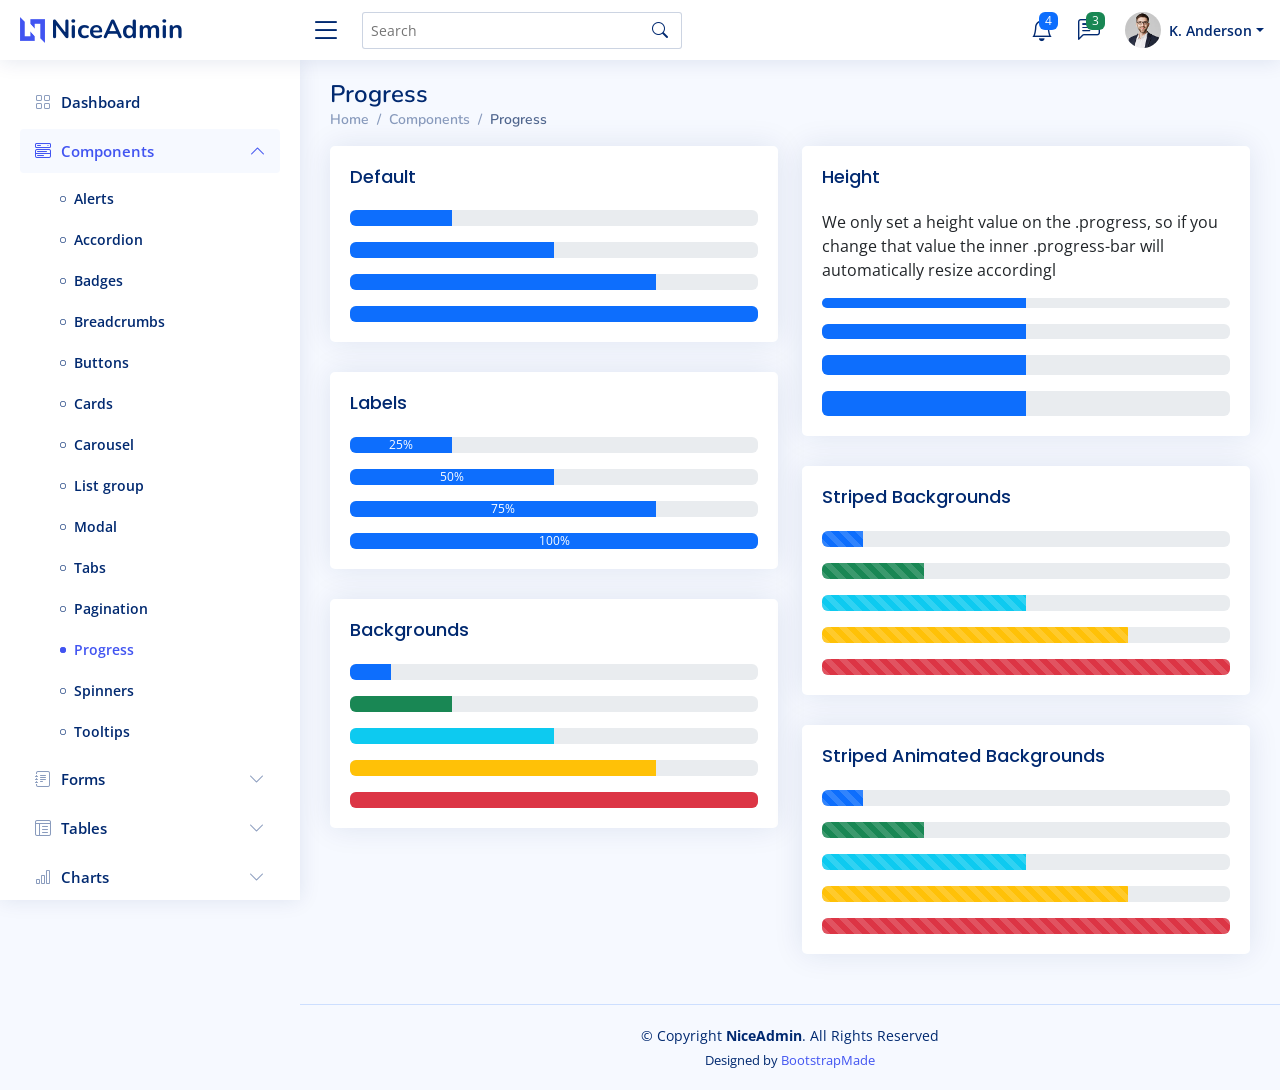
<file: AnaeLogiciel/wwwroot/NiceAdmin/components-progress.html>
<!DOCTYPE html>
<html lang="en">

<head>
  <meta charset="utf-8">
  <meta content="width=device-width, initial-scale=1.0" name="viewport">

  <title>Components / Progress - NiceAdmin Bootstrap Template</title>
  <meta content="" name="description">
  <meta content="" name="keywords">

  <!-- Favicons -->
  <link href="assets/img/favicon.png" rel="icon">
  <link href="assets/img/apple-touch-icon.png" rel="apple-touch-icon">

  <!-- Google Fonts -->
  <link href="https://fonts.gstatic.com" rel="preconnect">
  <link href="https://fonts.googleapis.com/css?family=Open+Sans:300,300i,400,400i,600,600i,700,700i|Nunito:300,300i,400,400i,600,600i,700,700i|Poppins:300,300i,400,400i,500,500i,600,600i,700,700i" rel="stylesheet">

  <!-- Vendor CSS Files -->
  <link href="assets/vendor/bootstrap/css/bootstrap.min.css" rel="stylesheet">
  <link href="assets/vendor/bootstrap-icons/bootstrap-icons.css" rel="stylesheet">
  <link href="assets/vendor/boxicons/css/boxicons.min.css" rel="stylesheet">
  <link href="assets/vendor/quill/quill.snow.css" rel="stylesheet">
  <link href="assets/vendor/quill/quill.bubble.css" rel="stylesheet">
  <link href="assets/vendor/remixicon/remixicon.css" rel="stylesheet">
  <link href="assets/vendor/simple-datatables/style.css" rel="stylesheet">

  <!-- Template Main CSS File -->
  <link href="assets/css/style.css" rel="stylesheet">

  <!-- =======================================================
  * Template Name: NiceAdmin
  * Updated: May 30 2023 with Bootstrap v5.3.0
  * Template URL: https://bootstrapmade.com/nice-admin-bootstrap-admin-html-template/
  * Author: BootstrapMade.com
  * License: https://bootstrapmade.com/license/
  ======================================================== -->
</head>

<body>

  <!-- ======= Header ======= -->
  <header id="header" class="header fixed-top d-flex align-items-center">

    <div class="d-flex align-items-center justify-content-between">
      <a href="index.html" class="logo d-flex align-items-center">
        <img src="assets/img/logo.png" alt="">
        <span class="d-none d-lg-block">NiceAdmin</span>
      </a>
      <i class="bi bi-list toggle-sidebar-btn"></i>
    </div><!-- End Logo -->

    <div class="search-bar">
      <form class="search-form d-flex align-items-center" method="POST" action="#">
        <input type="text" name="query" placeholder="Search" title="Enter search keyword">
        <button type="submit" title="Search"><i class="bi bi-search"></i></button>
      </form>
    </div><!-- End Search Bar -->

    <nav class="header-nav ms-auto">
      <ul class="d-flex align-items-center">

        <li class="nav-item d-block d-lg-none">
          <a class="nav-link nav-icon search-bar-toggle " href="#">
            <i class="bi bi-search"></i>
          </a>
        </li><!-- End Search Icon-->

        <li class="nav-item dropdown">

          <a class="nav-link nav-icon" href="#" data-bs-toggle="dropdown">
            <i class="bi bi-bell"></i>
            <span class="badge bg-primary badge-number">4</span>
          </a><!-- End Notification Icon -->

          <ul class="dropdown-menu dropdown-menu-end dropdown-menu-arrow notifications">
            <li class="dropdown-header">
              You have 4 new notifications
              <a href="#"><span class="badge rounded-pill bg-primary p-2 ms-2">View all</span></a>
            </li>
            <li>
              <hr class="dropdown-divider">
            </li>

            <li class="notification-item">
              <i class="bi bi-exclamation-circle text-warning"></i>
              <div>
                <h4>Lorem Ipsum</h4>
                <p>Quae dolorem earum veritatis oditseno</p>
                <p>30 min. ago</p>
              </div>
            </li>

            <li>
              <hr class="dropdown-divider">
            </li>

            <li class="notification-item">
              <i class="bi bi-x-circle text-danger"></i>
              <div>
                <h4>Atque rerum nesciunt</h4>
                <p>Quae dolorem earum veritatis oditseno</p>
                <p>1 hr. ago</p>
              </div>
            </li>

            <li>
              <hr class="dropdown-divider">
            </li>

            <li class="notification-item">
              <i class="bi bi-check-circle text-success"></i>
              <div>
                <h4>Sit rerum fuga</h4>
                <p>Quae dolorem earum veritatis oditseno</p>
                <p>2 hrs. ago</p>
              </div>
            </li>

            <li>
              <hr class="dropdown-divider">
            </li>

            <li class="notification-item">
              <i class="bi bi-info-circle text-primary"></i>
              <div>
                <h4>Dicta reprehenderit</h4>
                <p>Quae dolorem earum veritatis oditseno</p>
                <p>4 hrs. ago</p>
              </div>
            </li>

            <li>
              <hr class="dropdown-divider">
            </li>
            <li class="dropdown-footer">
              <a href="#">Show all notifications</a>
            </li>

          </ul><!-- End Notification Dropdown Items -->

        </li><!-- End Notification Nav -->

        <li class="nav-item dropdown">

          <a class="nav-link nav-icon" href="#" data-bs-toggle="dropdown">
            <i class="bi bi-chat-left-text"></i>
            <span class="badge bg-success badge-number">3</span>
          </a><!-- End Messages Icon -->

          <ul class="dropdown-menu dropdown-menu-end dropdown-menu-arrow messages">
            <li class="dropdown-header">
              You have 3 new messages
              <a href="#"><span class="badge rounded-pill bg-primary p-2 ms-2">View all</span></a>
            </li>
            <li>
              <hr class="dropdown-divider">
            </li>

            <li class="message-item">
              <a href="#">
                <img src="assets/img/messages-1.jpg" alt="" class="rounded-circle">
                <div>
                  <h4>Maria Hudson</h4>
                  <p>Velit asperiores et ducimus soluta repudiandae labore officia est ut...</p>
                  <p>4 hrs. ago</p>
                </div>
              </a>
            </li>
            <li>
              <hr class="dropdown-divider">
            </li>

            <li class="message-item">
              <a href="#">
                <img src="assets/img/messages-2.jpg" alt="" class="rounded-circle">
                <div>
                  <h4>Anna Nelson</h4>
                  <p>Velit asperiores et ducimus soluta repudiandae labore officia est ut...</p>
                  <p>6 hrs. ago</p>
                </div>
              </a>
            </li>
            <li>
              <hr class="dropdown-divider">
            </li>

            <li class="message-item">
              <a href="#">
                <img src="assets/img/messages-3.jpg" alt="" class="rounded-circle">
                <div>
                  <h4>David Muldon</h4>
                  <p>Velit asperiores et ducimus soluta repudiandae labore officia est ut...</p>
                  <p>8 hrs. ago</p>
                </div>
              </a>
            </li>
            <li>
              <hr class="dropdown-divider">
            </li>

            <li class="dropdown-footer">
              <a href="#">Show all messages</a>
            </li>

          </ul><!-- End Messages Dropdown Items -->

        </li><!-- End Messages Nav -->

        <li class="nav-item dropdown pe-3">

          <a class="nav-link nav-profile d-flex align-items-center pe-0" href="#" data-bs-toggle="dropdown">
            <img src="assets/img/profile-img.jpg" alt="Profile" class="rounded-circle">
            <span class="d-none d-md-block dropdown-toggle ps-2">K. Anderson</span>
          </a><!-- End Profile Iamge Icon -->

          <ul class="dropdown-menu dropdown-menu-end dropdown-menu-arrow profile">
            <li class="dropdown-header">
              <h6>Kevin Anderson</h6>
              <span>Web Designer</span>
            </li>
            <li>
              <hr class="dropdown-divider">
            </li>

            <li>
              <a class="dropdown-item d-flex align-items-center" href="users-profile.html">
                <i class="bi bi-person"></i>
                <span>My Profile</span>
              </a>
            </li>
            <li>
              <hr class="dropdown-divider">
            </li>

            <li>
              <a class="dropdown-item d-flex align-items-center" href="users-profile.html">
                <i class="bi bi-gear"></i>
                <span>Account Settings</span>
              </a>
            </li>
            <li>
              <hr class="dropdown-divider">
            </li>

            <li>
              <a class="dropdown-item d-flex align-items-center" href="pages-faq.html">
                <i class="bi bi-question-circle"></i>
                <span>Need Help?</span>
              </a>
            </li>
            <li>
              <hr class="dropdown-divider">
            </li>

            <li>
              <a class="dropdown-item d-flex align-items-center" href="#">
                <i class="bi bi-box-arrow-right"></i>
                <span>Sign Out</span>
              </a>
            </li>

          </ul><!-- End Profile Dropdown Items -->
        </li><!-- End Profile Nav -->

      </ul>
    </nav><!-- End Icons Navigation -->

  </header><!-- End Header -->

  <!-- ======= Sidebar ======= -->
  <aside id="sidebar" class="sidebar">

    <ul class="sidebar-nav" id="sidebar-nav">

      <li class="nav-item">
        <a class="nav-link collapsed" href="index.html">
          <i class="bi bi-grid"></i>
          <span>Dashboard</span>
        </a>
      </li><!-- End Dashboard Nav -->

      <li class="nav-item">
        <a class="nav-link " data-bs-target="#components-nav" data-bs-toggle="collapse" href="#">
          <i class="bi bi-menu-button-wide"></i><span>Components</span><i class="bi bi-chevron-down ms-auto"></i>
        </a>
        <ul id="components-nav" class="nav-content collapse show" data-bs-parent="#sidebar-nav">
          <li>
            <a href="components-alerts.html">
              <i class="bi bi-circle"></i><span>Alerts</span>
            </a>
          </li>
          <li>
            <a href="components-accordion.html">
              <i class="bi bi-circle"></i><span>Accordion</span>
            </a>
          </li>
          <li>
            <a href="components-badges.html">
              <i class="bi bi-circle"></i><span>Badges</span>
            </a>
          </li>
          <li>
            <a href="components-breadcrumbs.html">
              <i class="bi bi-circle"></i><span>Breadcrumbs</span>
            </a>
          </li>
          <li>
            <a href="components-buttons.html">
              <i class="bi bi-circle"></i><span>Buttons</span>
            </a>
          </li>
          <li>
            <a href="components-cards.html">
              <i class="bi bi-circle"></i><span>Cards</span>
            </a>
          </li>
          <li>
            <a href="components-carousel.html">
              <i class="bi bi-circle"></i><span>Carousel</span>
            </a>
          </li>
          <li>
            <a href="components-list-group.html">
              <i class="bi bi-circle"></i><span>List group</span>
            </a>
          </li>
          <li>
            <a href="components-modal.html">
              <i class="bi bi-circle"></i><span>Modal</span>
            </a>
          </li>
          <li>
            <a href="components-tabs.html">
              <i class="bi bi-circle"></i><span>Tabs</span>
            </a>
          </li>
          <li>
            <a href="components-pagination.html">
              <i class="bi bi-circle"></i><span>Pagination</span>
            </a>
          </li>
          <li>
            <a href="components-progress.html" class="active">
              <i class="bi bi-circle"></i><span>Progress</span>
            </a>
          </li>
          <li>
            <a href="components-spinners.html">
              <i class="bi bi-circle"></i><span>Spinners</span>
            </a>
          </li>
          <li>
            <a href="components-tooltips.html">
              <i class="bi bi-circle"></i><span>Tooltips</span>
            </a>
          </li>
        </ul>
      </li><!-- End Components Nav -->

      <li class="nav-item">
        <a class="nav-link collapsed" data-bs-target="#forms-nav" data-bs-toggle="collapse" href="#">
          <i class="bi bi-journal-text"></i><span>Forms</span><i class="bi bi-chevron-down ms-auto"></i>
        </a>
        <ul id="forms-nav" class="nav-content collapse " data-bs-parent="#sidebar-nav">
          <li>
            <a href="forms-elements.html">
              <i class="bi bi-circle"></i><span>Form Elements</span>
            </a>
          </li>
          <li>
            <a href="forms-layouts.html">
              <i class="bi bi-circle"></i><span>Form Layouts</span>
            </a>
          </li>
          <li>
            <a href="forms-editors.html">
              <i class="bi bi-circle"></i><span>Form Editors</span>
            </a>
          </li>
          <li>
            <a href="forms-validation.html">
              <i class="bi bi-circle"></i><span>Form Validation</span>
            </a>
          </li>
        </ul>
      </li><!-- End Forms Nav -->

      <li class="nav-item">
        <a class="nav-link collapsed" data-bs-target="#tables-nav" data-bs-toggle="collapse" href="#">
          <i class="bi bi-layout-text-window-reverse"></i><span>Tables</span><i class="bi bi-chevron-down ms-auto"></i>
        </a>
        <ul id="tables-nav" class="nav-content collapse " data-bs-parent="#sidebar-nav">
          <li>
            <a href="tables-general.html">
              <i class="bi bi-circle"></i><span>General Tables</span>
            </a>
          </li>
          <li>
            <a href="tables-data.html">
              <i class="bi bi-circle"></i><span>Data Tables</span>
            </a>
          </li>
        </ul>
      </li><!-- End Tables Nav -->

      <li class="nav-item">
        <a class="nav-link collapsed" data-bs-target="#charts-nav" data-bs-toggle="collapse" href="#">
          <i class="bi bi-bar-chart"></i><span>Charts</span><i class="bi bi-chevron-down ms-auto"></i>
        </a>
        <ul id="charts-nav" class="nav-content collapse " data-bs-parent="#sidebar-nav">
          <li>
            <a href="charts-chartjs.html">
              <i class="bi bi-circle"></i><span>Chart.js</span>
            </a>
          </li>
          <li>
            <a href="charts-apexcharts.html">
              <i class="bi bi-circle"></i><span>ApexCharts</span>
            </a>
          </li>
          <li>
            <a href="charts-echarts.html">
              <i class="bi bi-circle"></i><span>ECharts</span>
            </a>
          </li>
        </ul>
      </li><!-- End Charts Nav -->

      <li class="nav-item">
        <a class="nav-link collapsed" data-bs-target="#icons-nav" data-bs-toggle="collapse" href="#">
          <i class="bi bi-gem"></i><span>Icons</span><i class="bi bi-chevron-down ms-auto"></i>
        </a>
        <ul id="icons-nav" class="nav-content collapse " data-bs-parent="#sidebar-nav">
          <li>
            <a href="icons-bootstrap.html">
              <i class="bi bi-circle"></i><span>Bootstrap Icons</span>
            </a>
          </li>
          <li>
            <a href="icons-remix.html">
              <i class="bi bi-circle"></i><span>Remix Icons</span>
            </a>
          </li>
          <li>
            <a href="icons-boxicons.html">
              <i class="bi bi-circle"></i><span>Boxicons</span>
            </a>
          </li>
        </ul>
      </li><!-- End Icons Nav -->

      <li class="nav-heading">Pages</li>

      <li class="nav-item">
        <a class="nav-link collapsed" href="users-profile.html">
          <i class="bi bi-person"></i>
          <span>Profile</span>
        </a>
      </li><!-- End Profile Page Nav -->

      <li class="nav-item">
        <a class="nav-link collapsed" href="pages-faq.html">
          <i class="bi bi-question-circle"></i>
          <span>F.A.Q</span>
        </a>
      </li><!-- End F.A.Q Page Nav -->

      <li class="nav-item">
        <a class="nav-link collapsed" href="pages-contact.html">
          <i class="bi bi-envelope"></i>
          <span>Contact</span>
        </a>
      </li><!-- End Contact Page Nav -->

      <li class="nav-item">
        <a class="nav-link collapsed" href="pages-register.html">
          <i class="bi bi-card-list"></i>
          <span>Register</span>
        </a>
      </li><!-- End Register Page Nav -->

      <li class="nav-item">
        <a class="nav-link collapsed" href="pages-login.html">
          <i class="bi bi-box-arrow-in-right"></i>
          <span>Login</span>
        </a>
      </li><!-- End Login Page Nav -->

      <li class="nav-item">
        <a class="nav-link collapsed" href="pages-error-404.html">
          <i class="bi bi-dash-circle"></i>
          <span>Error 404</span>
        </a>
      </li><!-- End Error 404 Page Nav -->

      <li class="nav-item">
        <a class="nav-link collapsed" href="pages-blank.html">
          <i class="bi bi-file-earmark"></i>
          <span>Blank</span>
        </a>
      </li><!-- End Blank Page Nav -->

    </ul>

  </aside><!-- End Sidebar-->

  <main id="main" class="main">

    <div class="pagetitle">
      <h1>Progress</h1>
      <nav>
        <ol class="breadcrumb">
          <li class="breadcrumb-item"><a href="index.html">Home</a></li>
          <li class="breadcrumb-item">Components</li>
          <li class="breadcrumb-item active">Progress</li>
        </ol>
      </nav>
    </div><!-- End Page Title -->

    <section class="section">
      <div class="row">
        <div class="col-lg-6">

          <div class="card">
            <div class="card-body">
              <h5 class="card-title">Default</h5>

              <!-- Default Progress Bars-->
              <div class="progress">
                <div class="progress-bar" role="progressbar" style="width: 25%" aria-valuenow="25" aria-valuemin="0" aria-valuemax="100"></div>
              </div>
              <div class="progress mt-3">
                <div class="progress-bar" role="progressbar" style="width: 50%" aria-valuenow="50" aria-valuemin="0" aria-valuemax="100"></div>
              </div>
              <div class="progress mt-3">
                <div class="progress-bar" role="progressbar" style="width: 75%" aria-valuenow="75" aria-valuemin="0" aria-valuemax="100"></div>
              </div>
              <div class="progress mt-3">
                <div class="progress-bar" role="progressbar" style="width: 100%" aria-valuenow="100" aria-valuemin="0" aria-valuemax="100"></div>
              </div><!-- End Default Progress Bars-->

            </div>
          </div>

          <div class="card">
            <div class="card-body">
              <h5 class="card-title">Labels</h5>

              <!-- Progress Bars with labels-->
              <div class="progress">
                <div class="progress-bar" role="progressbar" style="width: 25%" aria-valuenow="25" aria-valuemin="0" aria-valuemax="100">25%</div>
              </div>
              <div class="progress mt-3">
                <div class="progress-bar" role="progressbar" style="width: 50%" aria-valuenow="50" aria-valuemin="0" aria-valuemax="100">50%</div>
              </div>
              <div class="progress mt-3">
                <div class="progress-bar" role="progressbar" style="width: 75%" aria-valuenow="75" aria-valuemin="0" aria-valuemax="100">75%</div>
              </div>
              <div class="progress mt-3">
                <div class="progress-bar" role="progressbar" style="width: 100%" aria-valuenow="100" aria-valuemin="0" aria-valuemax="100">100%</div>
              </div><!-- End Progress Bars with labels -->

            </div>
          </div>

          <div class="card">
            <div class="card-body">
              <h5 class="card-title">Backgrounds</h5>

              <!-- Progress Bars with Backgrounds-->
              <div class="progress">
                <div class="progress-bar" role="progressbar" style="width: 10%" aria-valuenow="10" aria-valuemin="0" aria-valuemax="100"></div>
              </div>
              <div class="progress mt-3">
                <div class="progress-bar bg-success" role="progressbar" style="width: 25%" aria-valuenow="25" aria-valuemin="0" aria-valuemax="100"></div>
              </div>
              <div class="progress mt-3">
                <div class="progress-bar bg-info" role="progressbar" style="width: 50%" aria-valuenow="50" aria-valuemin="0" aria-valuemax="100"></div>
              </div>
              <div class="progress mt-3">
                <div class="progress-bar bg-warning" role="progressbar" style="width: 75%" aria-valuenow="75" aria-valuemin="0" aria-valuemax="100"></div>
              </div>
              <div class="progress mt-3">
                <div class="progress-bar bg-danger" role="progressbar" style="width: 100%" aria-valuenow="100" aria-valuemin="0" aria-valuemax="100"></div>
              </div><!-- End Progress Bars with Backgrounds -->

            </div>
          </div>

        </div>

        <div class="col-lg-6">

          <div class="card">
            <div class="card-body">
              <h5 class="card-title">Height</h5>
              <p>We only set a height value on the .progress, so if you change that value the inner .progress-bar will automatically resize accordingl</p>

              <!-- Progress Bars with heights-->
              <div class="progress" style="height: 10px;">
                <div class="progress-bar" role="progressbar" style="width: 50%" aria-valuenow="50" aria-valuemin="0" aria-valuemax="100"></div>
              </div>
              <div class="progress mt-3" style="height: 15px;">
                <div class="progress-bar" role="progressbar" style="width: 50%" aria-valuenow="50" aria-valuemin="0" aria-valuemax="100"></div>
              </div>
              <div class="progress mt-3" style="height: 20px;">
                <div class="progress-bar" role="progressbar" style="width: 50%" aria-valuenow="50" aria-valuemin="0" aria-valuemax="100"></div>
              </div>
              <div class="progress mt-3" style="height: 25px;">
                <div class="progress-bar" role="progressbar" style="width: 50%" aria-valuenow="50" aria-valuemin="0" aria-valuemax="100"></div>
              </div><!-- End Progress Bars with heights -->

            </div>
          </div>

          <div class="card">
            <div class="card-body">
              <h5 class="card-title">Striped Backgrounds</h5>

              <!-- Progress Bars with Striped Backgrounds-->
              <div class="progress">
                <div class="progress-bar progress-bar-striped" role="progressbar" style="width: 10%" aria-valuenow="10" aria-valuemin="0" aria-valuemax="100"></div>
              </div>
              <div class="progress mt-3">
                <div class="progress-bar progress-bar-striped bg-success" role="progressbar" style="width: 25%" aria-valuenow="25" aria-valuemin="0" aria-valuemax="100"></div>
              </div>
              <div class="progress mt-3">
                <div class="progress-bar progress-bar-striped bg-info" role="progressbar" style="width: 50%" aria-valuenow="50" aria-valuemin="0" aria-valuemax="100"></div>
              </div>
              <div class="progress mt-3">
                <div class="progress-bar progress-bar-striped bg-warning" role="progressbar" style="width: 75%" aria-valuenow="75" aria-valuemin="0" aria-valuemax="100"></div>
              </div>
              <div class="progress mt-3">
                <div class="progress-bar progress-bar-striped bg-danger" role="progressbar" style="width: 100%" aria-valuenow="100" aria-valuemin="0" aria-valuemax="100"></div>
              </div><!-- End Progress Bars with Striped Backgrounds -->

            </div>
          </div>

          <div class="card">
            <div class="card-body">
              <h5 class="card-title">Striped Animated Backgrounds</h5>

              <!-- Progress Bars with Striped Backgrounds-->
              <div class="progress">
                <div class="progress-bar progress-bar-striped progress-bar-animated" role="progressbar" style="width: 10%" aria-valuenow="10" aria-valuemin="0" aria-valuemax="100"></div>
              </div>
              <div class="progress mt-3">
                <div class="progress-bar progress-bar-striped bg-success progress-bar-animated" role="progressbar" style="width: 25%" aria-valuenow="25" aria-valuemin="0" aria-valuemax="100"></div>
              </div>
              <div class="progress mt-3">
                <div class="progress-bar progress-bar-striped bg-info progress-bar-animated" role="progressbar" style="width: 50%" aria-valuenow="50" aria-valuemin="0" aria-valuemax="100"></div>
              </div>
              <div class="progress mt-3">
                <div class="progress-bar progress-bar-striped bg-warning progress-bar-animated" role="progressbar" style="width: 75%" aria-valuenow="75" aria-valuemin="0" aria-valuemax="100"></div>
              </div>
              <div class="progress mt-3">
                <div class="progress-bar progress-bar-striped bg-danger progress-bar-animated" role="progressbar" style="width: 100%" aria-valuenow="100" aria-valuemin="0" aria-valuemax="100"></div>
              </div><!-- End Progress Bars with Striped Animated Backgrounds -->

            </div>
          </div>

        </div>
      </div>
    </section>

  </main><!-- End #main -->

  <!-- ======= Footer ======= -->
  <footer id="footer" class="footer">
    <div class="copyright">
      &copy; Copyright <strong><span>NiceAdmin</span></strong>. All Rights Reserved
    </div>
    <div class="credits">
      <!-- All the links in the footer should remain intact. -->
      <!-- You can delete the links only if you purchased the pro version. -->
      <!-- Licensing information: https://bootstrapmade.com/license/ -->
      <!-- Purchase the pro version with working PHP/AJAX contact form: https://bootstrapmade.com/nice-admin-bootstrap-admin-html-template/ -->
      Designed by <a href="https://bootstrapmade.com/">BootstrapMade</a>
    </div>
  </footer><!-- End Footer -->

  <a href="#" class="back-to-top d-flex align-items-center justify-content-center"><i class="bi bi-arrow-up-short"></i></a>

  <!-- Vendor JS Files -->
  <script src="assets/vendor/apexcharts/apexcharts.min.js"></script>
  <script src="assets/vendor/bootstrap/js/bootstrap.bundle.min.js"></script>
  <script src="assets/vendor/chart.js/chart.umd.js"></script>
  <script src="assets/vendor/echarts/echarts.min.js"></script>
  <script src="assets/vendor/quill/quill.min.js"></script>
  <script src="assets/vendor/simple-datatables/simple-datatables.js"></script>
  <script src="assets/vendor/tinymce/tinymce.min.js"></script>
  <script src="assets/vendor/php-email-form/validate.js"></script>

  <!-- Template Main JS File -->
  <script src="assets/js/main.js"></script>

</body>

</html>
</file>
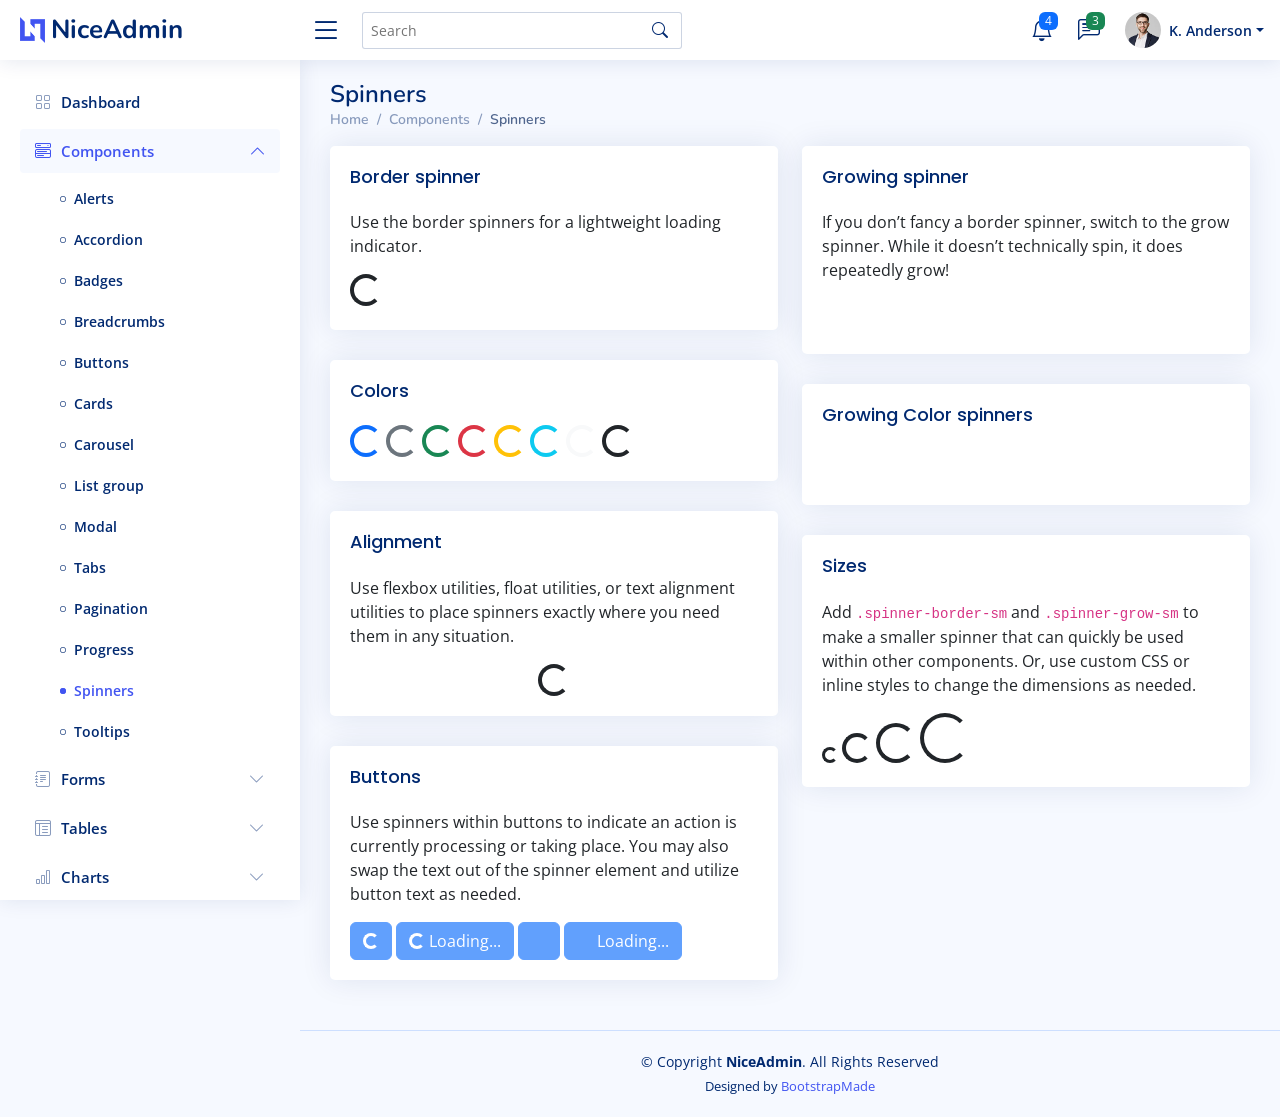
<file: AnaeLogiciel/wwwroot/NiceAdmin/components-spinners.html>
<!DOCTYPE html>
<html lang="en">

<head>
  <meta charset="utf-8">
  <meta content="width=device-width, initial-scale=1.0" name="viewport">

  <title>Components / Spinners - NiceAdmin Bootstrap Template</title>
  <meta content="" name="description">
  <meta content="" name="keywords">

  <!-- Favicons -->
  <link href="assets/img/favicon.png" rel="icon">
  <link href="assets/img/apple-touch-icon.png" rel="apple-touch-icon">

  <!-- Google Fonts -->
  <link href="https://fonts.gstatic.com" rel="preconnect">
  <link href="https://fonts.googleapis.com/css?family=Open+Sans:300,300i,400,400i,600,600i,700,700i|Nunito:300,300i,400,400i,600,600i,700,700i|Poppins:300,300i,400,400i,500,500i,600,600i,700,700i" rel="stylesheet">

  <!-- Vendor CSS Files -->
  <link href="assets/vendor/bootstrap/css/bootstrap.min.css" rel="stylesheet">
  <link href="assets/vendor/bootstrap-icons/bootstrap-icons.css" rel="stylesheet">
  <link href="assets/vendor/boxicons/css/boxicons.min.css" rel="stylesheet">
  <link href="assets/vendor/quill/quill.snow.css" rel="stylesheet">
  <link href="assets/vendor/quill/quill.bubble.css" rel="stylesheet">
  <link href="assets/vendor/remixicon/remixicon.css" rel="stylesheet">
  <link href="assets/vendor/simple-datatables/style.css" rel="stylesheet">

  <!-- Template Main CSS File -->
  <link href="assets/css/style.css" rel="stylesheet">

  <!-- =======================================================
  * Template Name: NiceAdmin
  * Updated: May 30 2023 with Bootstrap v5.3.0
  * Template URL: https://bootstrapmade.com/nice-admin-bootstrap-admin-html-template/
  * Author: BootstrapMade.com
  * License: https://bootstrapmade.com/license/
  ======================================================== -->
</head>

<body>

  <!-- ======= Header ======= -->
  <header id="header" class="header fixed-top d-flex align-items-center">

    <div class="d-flex align-items-center justify-content-between">
      <a href="index.html" class="logo d-flex align-items-center">
        <img src="assets/img/logo.png" alt="">
        <span class="d-none d-lg-block">NiceAdmin</span>
      </a>
      <i class="bi bi-list toggle-sidebar-btn"></i>
    </div><!-- End Logo -->

    <div class="search-bar">
      <form class="search-form d-flex align-items-center" method="POST" action="#">
        <input type="text" name="query" placeholder="Search" title="Enter search keyword">
        <button type="submit" title="Search"><i class="bi bi-search"></i></button>
      </form>
    </div><!-- End Search Bar -->

    <nav class="header-nav ms-auto">
      <ul class="d-flex align-items-center">

        <li class="nav-item d-block d-lg-none">
          <a class="nav-link nav-icon search-bar-toggle " href="#">
            <i class="bi bi-search"></i>
          </a>
        </li><!-- End Search Icon-->

        <li class="nav-item dropdown">

          <a class="nav-link nav-icon" href="#" data-bs-toggle="dropdown">
            <i class="bi bi-bell"></i>
            <span class="badge bg-primary badge-number">4</span>
          </a><!-- End Notification Icon -->

          <ul class="dropdown-menu dropdown-menu-end dropdown-menu-arrow notifications">
            <li class="dropdown-header">
              You have 4 new notifications
              <a href="#"><span class="badge rounded-pill bg-primary p-2 ms-2">View all</span></a>
            </li>
            <li>
              <hr class="dropdown-divider">
            </li>

            <li class="notification-item">
              <i class="bi bi-exclamation-circle text-warning"></i>
              <div>
                <h4>Lorem Ipsum</h4>
                <p>Quae dolorem earum veritatis oditseno</p>
                <p>30 min. ago</p>
              </div>
            </li>

            <li>
              <hr class="dropdown-divider">
            </li>

            <li class="notification-item">
              <i class="bi bi-x-circle text-danger"></i>
              <div>
                <h4>Atque rerum nesciunt</h4>
                <p>Quae dolorem earum veritatis oditseno</p>
                <p>1 hr. ago</p>
              </div>
            </li>

            <li>
              <hr class="dropdown-divider">
            </li>

            <li class="notification-item">
              <i class="bi bi-check-circle text-success"></i>
              <div>
                <h4>Sit rerum fuga</h4>
                <p>Quae dolorem earum veritatis oditseno</p>
                <p>2 hrs. ago</p>
              </div>
            </li>

            <li>
              <hr class="dropdown-divider">
            </li>

            <li class="notification-item">
              <i class="bi bi-info-circle text-primary"></i>
              <div>
                <h4>Dicta reprehenderit</h4>
                <p>Quae dolorem earum veritatis oditseno</p>
                <p>4 hrs. ago</p>
              </div>
            </li>

            <li>
              <hr class="dropdown-divider">
            </li>
            <li class="dropdown-footer">
              <a href="#">Show all notifications</a>
            </li>

          </ul><!-- End Notification Dropdown Items -->

        </li><!-- End Notification Nav -->

        <li class="nav-item dropdown">

          <a class="nav-link nav-icon" href="#" data-bs-toggle="dropdown">
            <i class="bi bi-chat-left-text"></i>
            <span class="badge bg-success badge-number">3</span>
          </a><!-- End Messages Icon -->

          <ul class="dropdown-menu dropdown-menu-end dropdown-menu-arrow messages">
            <li class="dropdown-header">
              You have 3 new messages
              <a href="#"><span class="badge rounded-pill bg-primary p-2 ms-2">View all</span></a>
            </li>
            <li>
              <hr class="dropdown-divider">
            </li>

            <li class="message-item">
              <a href="#">
                <img src="assets/img/messages-1.jpg" alt="" class="rounded-circle">
                <div>
                  <h4>Maria Hudson</h4>
                  <p>Velit asperiores et ducimus soluta repudiandae labore officia est ut...</p>
                  <p>4 hrs. ago</p>
                </div>
              </a>
            </li>
            <li>
              <hr class="dropdown-divider">
            </li>

            <li class="message-item">
              <a href="#">
                <img src="assets/img/messages-2.jpg" alt="" class="rounded-circle">
                <div>
                  <h4>Anna Nelson</h4>
                  <p>Velit asperiores et ducimus soluta repudiandae labore officia est ut...</p>
                  <p>6 hrs. ago</p>
                </div>
              </a>
            </li>
            <li>
              <hr class="dropdown-divider">
            </li>

            <li class="message-item">
              <a href="#">
                <img src="assets/img/messages-3.jpg" alt="" class="rounded-circle">
                <div>
                  <h4>David Muldon</h4>
                  <p>Velit asperiores et ducimus soluta repudiandae labore officia est ut...</p>
                  <p>8 hrs. ago</p>
                </div>
              </a>
            </li>
            <li>
              <hr class="dropdown-divider">
            </li>

            <li class="dropdown-footer">
              <a href="#">Show all messages</a>
            </li>

          </ul><!-- End Messages Dropdown Items -->

        </li><!-- End Messages Nav -->

        <li class="nav-item dropdown pe-3">

          <a class="nav-link nav-profile d-flex align-items-center pe-0" href="#" data-bs-toggle="dropdown">
            <img src="assets/img/profile-img.jpg" alt="Profile" class="rounded-circle">
            <span class="d-none d-md-block dropdown-toggle ps-2">K. Anderson</span>
          </a><!-- End Profile Iamge Icon -->

          <ul class="dropdown-menu dropdown-menu-end dropdown-menu-arrow profile">
            <li class="dropdown-header">
              <h6>Kevin Anderson</h6>
              <span>Web Designer</span>
            </li>
            <li>
              <hr class="dropdown-divider">
            </li>

            <li>
              <a class="dropdown-item d-flex align-items-center" href="users-profile.html">
                <i class="bi bi-person"></i>
                <span>My Profile</span>
              </a>
            </li>
            <li>
              <hr class="dropdown-divider">
            </li>

            <li>
              <a class="dropdown-item d-flex align-items-center" href="users-profile.html">
                <i class="bi bi-gear"></i>
                <span>Account Settings</span>
              </a>
            </li>
            <li>
              <hr class="dropdown-divider">
            </li>

            <li>
              <a class="dropdown-item d-flex align-items-center" href="pages-faq.html">
                <i class="bi bi-question-circle"></i>
                <span>Need Help?</span>
              </a>
            </li>
            <li>
              <hr class="dropdown-divider">
            </li>

            <li>
              <a class="dropdown-item d-flex align-items-center" href="#">
                <i class="bi bi-box-arrow-right"></i>
                <span>Sign Out</span>
              </a>
            </li>

          </ul><!-- End Profile Dropdown Items -->
        </li><!-- End Profile Nav -->

      </ul>
    </nav><!-- End Icons Navigation -->

  </header><!-- End Header -->

  <!-- ======= Sidebar ======= -->
  <aside id="sidebar" class="sidebar">

    <ul class="sidebar-nav" id="sidebar-nav">

      <li class="nav-item">
        <a class="nav-link collapsed" href="index.html">
          <i class="bi bi-grid"></i>
          <span>Dashboard</span>
        </a>
      </li><!-- End Dashboard Nav -->

      <li class="nav-item">
        <a class="nav-link " data-bs-target="#components-nav" data-bs-toggle="collapse" href="#">
          <i class="bi bi-menu-button-wide"></i><span>Components</span><i class="bi bi-chevron-down ms-auto"></i>
        </a>
        <ul id="components-nav" class="nav-content collapse show" data-bs-parent="#sidebar-nav">
          <li>
            <a href="components-alerts.html">
              <i class="bi bi-circle"></i><span>Alerts</span>
            </a>
          </li>
          <li>
            <a href="components-accordion.html">
              <i class="bi bi-circle"></i><span>Accordion</span>
            </a>
          </li>
          <li>
            <a href="components-badges.html">
              <i class="bi bi-circle"></i><span>Badges</span>
            </a>
          </li>
          <li>
            <a href="components-breadcrumbs.html">
              <i class="bi bi-circle"></i><span>Breadcrumbs</span>
            </a>
          </li>
          <li>
            <a href="components-buttons.html">
              <i class="bi bi-circle"></i><span>Buttons</span>
            </a>
          </li>
          <li>
            <a href="components-cards.html">
              <i class="bi bi-circle"></i><span>Cards</span>
            </a>
          </li>
          <li>
            <a href="components-carousel.html">
              <i class="bi bi-circle"></i><span>Carousel</span>
            </a>
          </li>
          <li>
            <a href="components-list-group.html">
              <i class="bi bi-circle"></i><span>List group</span>
            </a>
          </li>
          <li>
            <a href="components-modal.html">
              <i class="bi bi-circle"></i><span>Modal</span>
            </a>
          </li>
          <li>
            <a href="components-tabs.html">
              <i class="bi bi-circle"></i><span>Tabs</span>
            </a>
          </li>
          <li>
            <a href="components-pagination.html">
              <i class="bi bi-circle"></i><span>Pagination</span>
            </a>
          </li>
          <li>
            <a href="components-progress.html">
              <i class="bi bi-circle"></i><span>Progress</span>
            </a>
          </li>
          <li>
            <a href="components-spinners.html" class="active">
              <i class="bi bi-circle"></i><span>Spinners</span>
            </a>
          </li>
          <li>
            <a href="components-tooltips.html">
              <i class="bi bi-circle"></i><span>Tooltips</span>
            </a>
          </li>
        </ul>
      </li><!-- End Components Nav -->

      <li class="nav-item">
        <a class="nav-link collapsed" data-bs-target="#forms-nav" data-bs-toggle="collapse" href="#">
          <i class="bi bi-journal-text"></i><span>Forms</span><i class="bi bi-chevron-down ms-auto"></i>
        </a>
        <ul id="forms-nav" class="nav-content collapse " data-bs-parent="#sidebar-nav">
          <li>
            <a href="forms-elements.html">
              <i class="bi bi-circle"></i><span>Form Elements</span>
            </a>
          </li>
          <li>
            <a href="forms-layouts.html">
              <i class="bi bi-circle"></i><span>Form Layouts</span>
            </a>
          </li>
          <li>
            <a href="forms-editors.html">
              <i class="bi bi-circle"></i><span>Form Editors</span>
            </a>
          </li>
          <li>
            <a href="forms-validation.html">
              <i class="bi bi-circle"></i><span>Form Validation</span>
            </a>
          </li>
        </ul>
      </li><!-- End Forms Nav -->

      <li class="nav-item">
        <a class="nav-link collapsed" data-bs-target="#tables-nav" data-bs-toggle="collapse" href="#">
          <i class="bi bi-layout-text-window-reverse"></i><span>Tables</span><i class="bi bi-chevron-down ms-auto"></i>
        </a>
        <ul id="tables-nav" class="nav-content collapse " data-bs-parent="#sidebar-nav">
          <li>
            <a href="tables-general.html">
              <i class="bi bi-circle"></i><span>General Tables</span>
            </a>
          </li>
          <li>
            <a href="tables-data.html">
              <i class="bi bi-circle"></i><span>Data Tables</span>
            </a>
          </li>
        </ul>
      </li><!-- End Tables Nav -->

      <li class="nav-item">
        <a class="nav-link collapsed" data-bs-target="#charts-nav" data-bs-toggle="collapse" href="#">
          <i class="bi bi-bar-chart"></i><span>Charts</span><i class="bi bi-chevron-down ms-auto"></i>
        </a>
        <ul id="charts-nav" class="nav-content collapse " data-bs-parent="#sidebar-nav">
          <li>
            <a href="charts-chartjs.html">
              <i class="bi bi-circle"></i><span>Chart.js</span>
            </a>
          </li>
          <li>
            <a href="charts-apexcharts.html">
              <i class="bi bi-circle"></i><span>ApexCharts</span>
            </a>
          </li>
          <li>
            <a href="charts-echarts.html">
              <i class="bi bi-circle"></i><span>ECharts</span>
            </a>
          </li>
        </ul>
      </li><!-- End Charts Nav -->

      <li class="nav-item">
        <a class="nav-link collapsed" data-bs-target="#icons-nav" data-bs-toggle="collapse" href="#">
          <i class="bi bi-gem"></i><span>Icons</span><i class="bi bi-chevron-down ms-auto"></i>
        </a>
        <ul id="icons-nav" class="nav-content collapse " data-bs-parent="#sidebar-nav">
          <li>
            <a href="icons-bootstrap.html">
              <i class="bi bi-circle"></i><span>Bootstrap Icons</span>
            </a>
          </li>
          <li>
            <a href="icons-remix.html">
              <i class="bi bi-circle"></i><span>Remix Icons</span>
            </a>
          </li>
          <li>
            <a href="icons-boxicons.html">
              <i class="bi bi-circle"></i><span>Boxicons</span>
            </a>
          </li>
        </ul>
      </li><!-- End Icons Nav -->

      <li class="nav-heading">Pages</li>

      <li class="nav-item">
        <a class="nav-link collapsed" href="users-profile.html">
          <i class="bi bi-person"></i>
          <span>Profile</span>
        </a>
      </li><!-- End Profile Page Nav -->

      <li class="nav-item">
        <a class="nav-link collapsed" href="pages-faq.html">
          <i class="bi bi-question-circle"></i>
          <span>F.A.Q</span>
        </a>
      </li><!-- End F.A.Q Page Nav -->

      <li class="nav-item">
        <a class="nav-link collapsed" href="pages-contact.html">
          <i class="bi bi-envelope"></i>
          <span>Contact</span>
        </a>
      </li><!-- End Contact Page Nav -->

      <li class="nav-item">
        <a class="nav-link collapsed" href="pages-register.html">
          <i class="bi bi-card-list"></i>
          <span>Register</span>
        </a>
      </li><!-- End Register Page Nav -->

      <li class="nav-item">
        <a class="nav-link collapsed" href="pages-login.html">
          <i class="bi bi-box-arrow-in-right"></i>
          <span>Login</span>
        </a>
      </li><!-- End Login Page Nav -->

      <li class="nav-item">
        <a class="nav-link collapsed" href="pages-error-404.html">
          <i class="bi bi-dash-circle"></i>
          <span>Error 404</span>
        </a>
      </li><!-- End Error 404 Page Nav -->

      <li class="nav-item">
        <a class="nav-link collapsed" href="pages-blank.html">
          <i class="bi bi-file-earmark"></i>
          <span>Blank</span>
        </a>
      </li><!-- End Blank Page Nav -->

    </ul>

  </aside><!-- End Sidebar-->

  <main id="main" class="main">

    <div class="pagetitle">
      <h1>Spinners</h1>
      <nav>
        <ol class="breadcrumb">
          <li class="breadcrumb-item"><a href="index.html">Home</a></li>
          <li class="breadcrumb-item">Components</li>
          <li class="breadcrumb-item active">Spinners</li>
        </ol>
      </nav>
    </div><!-- End Page Title -->

    <section class="section">
      <div class="row">
        <div class="col-lg-6">

          <div class="card">
            <div class="card-body">
              <h5 class="card-title">Border spinner</h5>
              <p>Use the border spinners for a lightweight loading indicator.</p>

              <!-- Border spinner -->
              <div class="spinner-border" role="status">
                <span class="visually-hidden">Loading...</span>
              </div><!-- End Border spinner -->

            </div>
          </div>

          <div class="card">
            <div class="card-body">
              <h5 class="card-title">Colors</h5>

              <!-- Color spinners -->
              <div class="spinner-border text-primary" role="status">
                <span class="visually-hidden">Loading...</span>
              </div>
              <div class="spinner-border text-secondary" role="status">
                <span class="visually-hidden">Loading...</span>
              </div>
              <div class="spinner-border text-success" role="status">
                <span class="visually-hidden">Loading...</span>
              </div>
              <div class="spinner-border text-danger" role="status">
                <span class="visually-hidden">Loading...</span>
              </div>
              <div class="spinner-border text-warning" role="status">
                <span class="visually-hidden">Loading...</span>
              </div>
              <div class="spinner-border text-info" role="status">
                <span class="visually-hidden">Loading...</span>
              </div>
              <div class="spinner-border text-light" role="status">
                <span class="visually-hidden">Loading...</span>
              </div>
              <div class="spinner-border text-dark" role="status">
                <span class="visually-hidden">Loading...</span>
              </div><!-- End Color spinners -->

            </div>
          </div>

          <div class="card">
            <div class="card-body">
              <h5 class="card-title">Alignment</h5>
              <p>Use flexbox utilities, float utilities, or text alignment utilities to place spinners exactly where you need them in any situation.</p>

              <!-- Center aligned spinner -->
              <div class="d-flex justify-content-center">
                <div class="spinner-border" role="status">
                  <span class="visually-hidden">Loading...</span>
                </div>
              </div><!-- End Center aligned spinner -->

            </div>
          </div>

          <div class="card">
            <div class="card-body">
              <h5 class="card-title">Buttons</h5>
              <p>Use spinners within buttons to indicate an action is currently processing or taking place. You may also swap the text out of the spinner element and utilize button text as needed.</p>

              <!-- Button spinners -->
              <button class="btn btn-primary" type="button" disabled>
                <span class="spinner-border spinner-border-sm" role="status" aria-hidden="true"></span>
                <span class="visually-hidden">Loading...</span>
              </button>
              <button class="btn btn-primary" type="button" disabled>
                <span class="spinner-border spinner-border-sm" role="status" aria-hidden="true"></span>
                Loading...
              </button>

              <button class="btn btn-primary" type="button" disabled>
                <span class="spinner-grow spinner-grow-sm" role="status" aria-hidden="true"></span>
                <span class="visually-hidden">Loading...</span>
              </button>
              <button class="btn btn-primary" type="button" disabled>
                <span class="spinner-grow spinner-grow-sm" role="status" aria-hidden="true"></span>
                Loading...
              </button>
              <!-- End Button spinners -->

            </div>
          </div>

        </div>

        <div class="col-lg-6">

          <div class="card">
            <div class="card-body">
              <h5 class="card-title">Growing spinner</h5>
              <p>If you don’t fancy a border spinner, switch to the grow spinner. While it doesn’t technically spin, it does repeatedly grow!</p>

              <!-- Growing spinner -->
              <div class="spinner-grow" role="status">
                <span class="visually-hidden">Loading...</span>
              </div><!-- End Growing spinner -->

            </div>
          </div>

          <div class="card">
            <div class="card-body">
              <h5 class="card-title">Growing Color spinners</h5>

              <!-- Growing Color spinnersr -->
              <div class="spinner-grow text-primary" role="status">
                <span class="visually-hidden">Loading...</span>
              </div>
              <div class="spinner-grow text-secondary" role="status">
                <span class="visually-hidden">Loading...</span>
              </div>
              <div class="spinner-grow text-success" role="status">
                <span class="visually-hidden">Loading...</span>
              </div>
              <div class="spinner-grow text-danger" role="status">
                <span class="visually-hidden">Loading...</span>
              </div>
              <div class="spinner-grow text-warning" role="status">
                <span class="visually-hidden">Loading...</span>
              </div>
              <div class="spinner-grow text-info" role="status">
                <span class="visually-hidden">Loading...</span>
              </div>
              <div class="spinner-grow text-light" role="status">
                <span class="visually-hidden">Loading...</span>
              </div>
              <div class="spinner-grow text-dark" role="status">
                <span class="visually-hidden">Loading...</span>
              </div><!-- End Growing Color spinners -->

            </div>
          </div>

          <div class="card">
            <div class="card-body">
              <h5 class="card-title">Sizes</h5>
              <p>Add <code>.spinner-border-sm</code> and <code>.spinner-grow-sm</code> to make a smaller spinner that can quickly be used within other components. Or, use custom CSS or inline styles to change the dimensions as needed.</p>

              <!-- Sized spinners -->
              <div class="spinner-border spinner-border-sm" role="status">
                <span class="visually-hidden">Loading...</span>
              </div>

              <div class="spinner-border" style="width: 30px; height: 30px;" role="status">
                <span class="visually-hidden">Loading...</span>
              </div>

              <div class="spinner-border" style="width: 40px; height: 40px;" role="status">
                <span class="visually-hidden">Loading...</span>
              </div>

              <div class="spinner-border" style="width: 50px; height: 50px;" role="status">
                <span class="visually-hidden">Loading...</span>
              </div>

              <div class="spinner-grow spinner-grow-sm" role="status">
                <span class="visually-hidden">Loading...</span>
              </div>

              <div class="spinner-grow" style="width: 30px; height: 30px;" role="status">
                <span class="visually-hidden">Loading...</span>
              </div>

              <div class="spinner-grow" style="width: 40px; height: 40px;" role="status">
                <span class="visually-hidden">Loading...</span>
              </div>

              <div class="spinner-grow" style="width: 50px; height: 50px;" role="status">
                <span class="visually-hidden">Loading...</span>
              </div>
              <!-- End Sized spinners -->

            </div>
          </div>

        </div>
      </div>
    </section>

  </main><!-- End #main -->

  <!-- ======= Footer ======= -->
  <footer id="footer" class="footer">
    <div class="copyright">
      &copy; Copyright <strong><span>NiceAdmin</span></strong>. All Rights Reserved
    </div>
    <div class="credits">
      <!-- All the links in the footer should remain intact. -->
      <!-- You can delete the links only if you purchased the pro version. -->
      <!-- Licensing information: https://bootstrapmade.com/license/ -->
      <!-- Purchase the pro version with working PHP/AJAX contact form: https://bootstrapmade.com/nice-admin-bootstrap-admin-html-template/ -->
      Designed by <a href="https://bootstrapmade.com/">BootstrapMade</a>
    </div>
  </footer><!-- End Footer -->

  <a href="#" class="back-to-top d-flex align-items-center justify-content-center"><i class="bi bi-arrow-up-short"></i></a>

  <!-- Vendor JS Files -->
  <script src="assets/vendor/apexcharts/apexcharts.min.js"></script>
  <script src="assets/vendor/bootstrap/js/bootstrap.bundle.min.js"></script>
  <script src="assets/vendor/chart.js/chart.umd.js"></script>
  <script src="assets/vendor/echarts/echarts.min.js"></script>
  <script src="assets/vendor/quill/quill.min.js"></script>
  <script src="assets/vendor/simple-datatables/simple-datatables.js"></script>
  <script src="assets/vendor/tinymce/tinymce.min.js"></script>
  <script src="assets/vendor/php-email-form/validate.js"></script>

  <!-- Template Main JS File -->
  <script src="assets/js/main.js"></script>

</body>

</html>
</file>
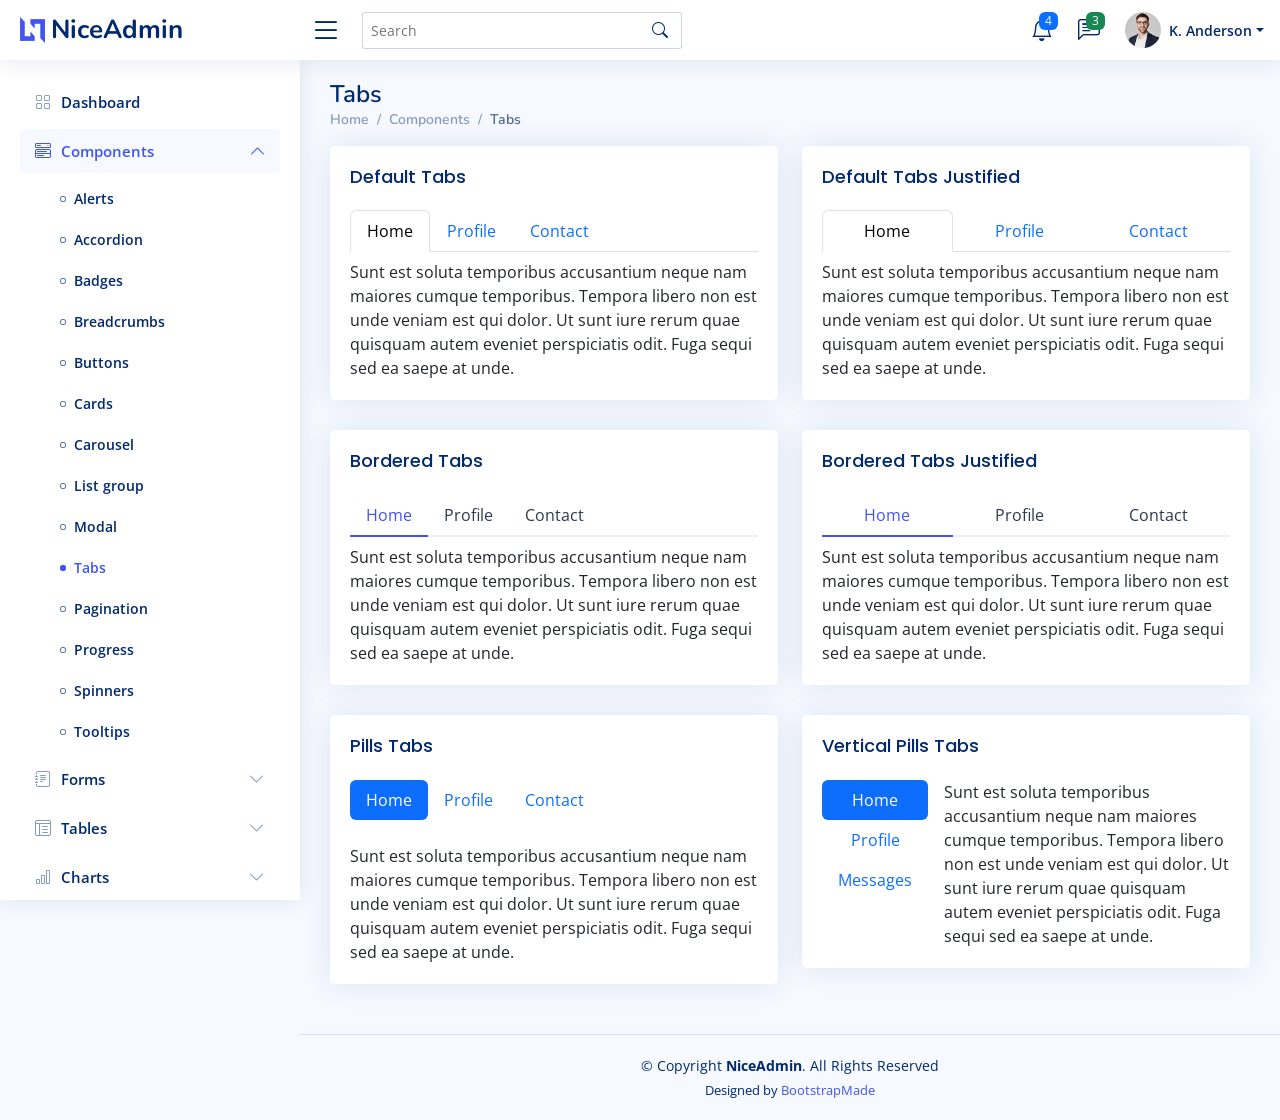
<file: AnaeLogiciel/wwwroot/NiceAdmin/components-tabs.html>
<!DOCTYPE html>
<html lang="en">

<head>
  <meta charset="utf-8">
  <meta content="width=device-width, initial-scale=1.0" name="viewport">

  <title>Components / Tabs - NiceAdmin Bootstrap Template</title>
  <meta content="" name="description">
  <meta content="" name="keywords">

  <!-- Favicons -->
  <link href="assets/img/favicon.png" rel="icon">
  <link href="assets/img/apple-touch-icon.png" rel="apple-touch-icon">

  <!-- Google Fonts -->
  <link href="https://fonts.gstatic.com" rel="preconnect">
  <link href="https://fonts.googleapis.com/css?family=Open+Sans:300,300i,400,400i,600,600i,700,700i|Nunito:300,300i,400,400i,600,600i,700,700i|Poppins:300,300i,400,400i,500,500i,600,600i,700,700i" rel="stylesheet">

  <!-- Vendor CSS Files -->
  <link href="assets/vendor/bootstrap/css/bootstrap.min.css" rel="stylesheet">
  <link href="assets/vendor/bootstrap-icons/bootstrap-icons.css" rel="stylesheet">
  <link href="assets/vendor/boxicons/css/boxicons.min.css" rel="stylesheet">
  <link href="assets/vendor/quill/quill.snow.css" rel="stylesheet">
  <link href="assets/vendor/quill/quill.bubble.css" rel="stylesheet">
  <link href="assets/vendor/remixicon/remixicon.css" rel="stylesheet">
  <link href="assets/vendor/simple-datatables/style.css" rel="stylesheet">

  <!-- Template Main CSS File -->
  <link href="assets/css/style.css" rel="stylesheet">

  <!-- =======================================================
  * Template Name: NiceAdmin
  * Updated: May 30 2023 with Bootstrap v5.3.0
  * Template URL: https://bootstrapmade.com/nice-admin-bootstrap-admin-html-template/
  * Author: BootstrapMade.com
  * License: https://bootstrapmade.com/license/
  ======================================================== -->
</head>

<body>

  <!-- ======= Header ======= -->
  <header id="header" class="header fixed-top d-flex align-items-center">

    <div class="d-flex align-items-center justify-content-between">
      <a href="index.html" class="logo d-flex align-items-center">
        <img src="assets/img/logo.png" alt="">
        <span class="d-none d-lg-block">NiceAdmin</span>
      </a>
      <i class="bi bi-list toggle-sidebar-btn"></i>
    </div><!-- End Logo -->

    <div class="search-bar">
      <form class="search-form d-flex align-items-center" method="POST" action="#">
        <input type="text" name="query" placeholder="Search" title="Enter search keyword">
        <button type="submit" title="Search"><i class="bi bi-search"></i></button>
      </form>
    </div><!-- End Search Bar -->

    <nav class="header-nav ms-auto">
      <ul class="d-flex align-items-center">

        <li class="nav-item d-block d-lg-none">
          <a class="nav-link nav-icon search-bar-toggle " href="#">
            <i class="bi bi-search"></i>
          </a>
        </li><!-- End Search Icon-->

        <li class="nav-item dropdown">

          <a class="nav-link nav-icon" href="#" data-bs-toggle="dropdown">
            <i class="bi bi-bell"></i>
            <span class="badge bg-primary badge-number">4</span>
          </a><!-- End Notification Icon -->

          <ul class="dropdown-menu dropdown-menu-end dropdown-menu-arrow notifications">
            <li class="dropdown-header">
              You have 4 new notifications
              <a href="#"><span class="badge rounded-pill bg-primary p-2 ms-2">View all</span></a>
            </li>
            <li>
              <hr class="dropdown-divider">
            </li>

            <li class="notification-item">
              <i class="bi bi-exclamation-circle text-warning"></i>
              <div>
                <h4>Lorem Ipsum</h4>
                <p>Quae dolorem earum veritatis oditseno</p>
                <p>30 min. ago</p>
              </div>
            </li>

            <li>
              <hr class="dropdown-divider">
            </li>

            <li class="notification-item">
              <i class="bi bi-x-circle text-danger"></i>
              <div>
                <h4>Atque rerum nesciunt</h4>
                <p>Quae dolorem earum veritatis oditseno</p>
                <p>1 hr. ago</p>
              </div>
            </li>

            <li>
              <hr class="dropdown-divider">
            </li>

            <li class="notification-item">
              <i class="bi bi-check-circle text-success"></i>
              <div>
                <h4>Sit rerum fuga</h4>
                <p>Quae dolorem earum veritatis oditseno</p>
                <p>2 hrs. ago</p>
              </div>
            </li>

            <li>
              <hr class="dropdown-divider">
            </li>

            <li class="notification-item">
              <i class="bi bi-info-circle text-primary"></i>
              <div>
                <h4>Dicta reprehenderit</h4>
                <p>Quae dolorem earum veritatis oditseno</p>
                <p>4 hrs. ago</p>
              </div>
            </li>

            <li>
              <hr class="dropdown-divider">
            </li>
            <li class="dropdown-footer">
              <a href="#">Show all notifications</a>
            </li>

          </ul><!-- End Notification Dropdown Items -->

        </li><!-- End Notification Nav -->

        <li class="nav-item dropdown">

          <a class="nav-link nav-icon" href="#" data-bs-toggle="dropdown">
            <i class="bi bi-chat-left-text"></i>
            <span class="badge bg-success badge-number">3</span>
          </a><!-- End Messages Icon -->

          <ul class="dropdown-menu dropdown-menu-end dropdown-menu-arrow messages">
            <li class="dropdown-header">
              You have 3 new messages
              <a href="#"><span class="badge rounded-pill bg-primary p-2 ms-2">View all</span></a>
            </li>
            <li>
              <hr class="dropdown-divider">
            </li>

            <li class="message-item">
              <a href="#">
                <img src="assets/img/messages-1.jpg" alt="" class="rounded-circle">
                <div>
                  <h4>Maria Hudson</h4>
                  <p>Velit asperiores et ducimus soluta repudiandae labore officia est ut...</p>
                  <p>4 hrs. ago</p>
                </div>
              </a>
            </li>
            <li>
              <hr class="dropdown-divider">
            </li>

            <li class="message-item">
              <a href="#">
                <img src="assets/img/messages-2.jpg" alt="" class="rounded-circle">
                <div>
                  <h4>Anna Nelson</h4>
                  <p>Velit asperiores et ducimus soluta repudiandae labore officia est ut...</p>
                  <p>6 hrs. ago</p>
                </div>
              </a>
            </li>
            <li>
              <hr class="dropdown-divider">
            </li>

            <li class="message-item">
              <a href="#">
                <img src="assets/img/messages-3.jpg" alt="" class="rounded-circle">
                <div>
                  <h4>David Muldon</h4>
                  <p>Velit asperiores et ducimus soluta repudiandae labore officia est ut...</p>
                  <p>8 hrs. ago</p>
                </div>
              </a>
            </li>
            <li>
              <hr class="dropdown-divider">
            </li>

            <li class="dropdown-footer">
              <a href="#">Show all messages</a>
            </li>

          </ul><!-- End Messages Dropdown Items -->

        </li><!-- End Messages Nav -->

        <li class="nav-item dropdown pe-3">

          <a class="nav-link nav-profile d-flex align-items-center pe-0" href="#" data-bs-toggle="dropdown">
            <img src="assets/img/profile-img.jpg" alt="Profile" class="rounded-circle">
            <span class="d-none d-md-block dropdown-toggle ps-2">K. Anderson</span>
          </a><!-- End Profile Iamge Icon -->

          <ul class="dropdown-menu dropdown-menu-end dropdown-menu-arrow profile">
            <li class="dropdown-header">
              <h6>Kevin Anderson</h6>
              <span>Web Designer</span>
            </li>
            <li>
              <hr class="dropdown-divider">
            </li>

            <li>
              <a class="dropdown-item d-flex align-items-center" href="users-profile.html">
                <i class="bi bi-person"></i>
                <span>My Profile</span>
              </a>
            </li>
            <li>
              <hr class="dropdown-divider">
            </li>

            <li>
              <a class="dropdown-item d-flex align-items-center" href="users-profile.html">
                <i class="bi bi-gear"></i>
                <span>Account Settings</span>
              </a>
            </li>
            <li>
              <hr class="dropdown-divider">
            </li>

            <li>
              <a class="dropdown-item d-flex align-items-center" href="pages-faq.html">
                <i class="bi bi-question-circle"></i>
                <span>Need Help?</span>
              </a>
            </li>
            <li>
              <hr class="dropdown-divider">
            </li>

            <li>
              <a class="dropdown-item d-flex align-items-center" href="#">
                <i class="bi bi-box-arrow-right"></i>
                <span>Sign Out</span>
              </a>
            </li>

          </ul><!-- End Profile Dropdown Items -->
        </li><!-- End Profile Nav -->

      </ul>
    </nav><!-- End Icons Navigation -->

  </header><!-- End Header -->

  <!-- ======= Sidebar ======= -->
  <aside id="sidebar" class="sidebar">

    <ul class="sidebar-nav" id="sidebar-nav">

      <li class="nav-item">
        <a class="nav-link collapsed" href="index.html">
          <i class="bi bi-grid"></i>
          <span>Dashboard</span>
        </a>
      </li><!-- End Dashboard Nav -->

      <li class="nav-item">
        <a class="nav-link " data-bs-target="#components-nav" data-bs-toggle="collapse" href="#">
          <i class="bi bi-menu-button-wide"></i><span>Components</span><i class="bi bi-chevron-down ms-auto"></i>
        </a>
        <ul id="components-nav" class="nav-content collapse show" data-bs-parent="#sidebar-nav">
          <li>
            <a href="components-alerts.html">
              <i class="bi bi-circle"></i><span>Alerts</span>
            </a>
          </li>
          <li>
            <a href="components-accordion.html">
              <i class="bi bi-circle"></i><span>Accordion</span>
            </a>
          </li>
          <li>
            <a href="components-badges.html">
              <i class="bi bi-circle"></i><span>Badges</span>
            </a>
          </li>
          <li>
            <a href="components-breadcrumbs.html">
              <i class="bi bi-circle"></i><span>Breadcrumbs</span>
            </a>
          </li>
          <li>
            <a href="components-buttons.html">
              <i class="bi bi-circle"></i><span>Buttons</span>
            </a>
          </li>
          <li>
            <a href="components-cards.html">
              <i class="bi bi-circle"></i><span>Cards</span>
            </a>
          </li>
          <li>
            <a href="components-carousel.html">
              <i class="bi bi-circle"></i><span>Carousel</span>
            </a>
          </li>
          <li>
            <a href="components-list-group.html">
              <i class="bi bi-circle"></i><span>List group</span>
            </a>
          </li>
          <li>
            <a href="components-modal.html">
              <i class="bi bi-circle"></i><span>Modal</span>
            </a>
          </li>
          <li>
            <a href="components-tabs.html" class="active">
              <i class="bi bi-circle"></i><span>Tabs</span>
            </a>
          </li>
          <li>
            <a href="components-pagination.html">
              <i class="bi bi-circle"></i><span>Pagination</span>
            </a>
          </li>
          <li>
            <a href="components-progress.html">
              <i class="bi bi-circle"></i><span>Progress</span>
            </a>
          </li>
          <li>
            <a href="components-spinners.html">
              <i class="bi bi-circle"></i><span>Spinners</span>
            </a>
          </li>
          <li>
            <a href="components-tooltips.html">
              <i class="bi bi-circle"></i><span>Tooltips</span>
            </a>
          </li>
        </ul>
      </li><!-- End Components Nav -->

      <li class="nav-item">
        <a class="nav-link collapsed" data-bs-target="#forms-nav" data-bs-toggle="collapse" href="#">
          <i class="bi bi-journal-text"></i><span>Forms</span><i class="bi bi-chevron-down ms-auto"></i>
        </a>
        <ul id="forms-nav" class="nav-content collapse " data-bs-parent="#sidebar-nav">
          <li>
            <a href="forms-elements.html">
              <i class="bi bi-circle"></i><span>Form Elements</span>
            </a>
          </li>
          <li>
            <a href="forms-layouts.html">
              <i class="bi bi-circle"></i><span>Form Layouts</span>
            </a>
          </li>
          <li>
            <a href="forms-editors.html">
              <i class="bi bi-circle"></i><span>Form Editors</span>
            </a>
          </li>
          <li>
            <a href="forms-validation.html">
              <i class="bi bi-circle"></i><span>Form Validation</span>
            </a>
          </li>
        </ul>
      </li><!-- End Forms Nav -->

      <li class="nav-item">
        <a class="nav-link collapsed" data-bs-target="#tables-nav" data-bs-toggle="collapse" href="#">
          <i class="bi bi-layout-text-window-reverse"></i><span>Tables</span><i class="bi bi-chevron-down ms-auto"></i>
        </a>
        <ul id="tables-nav" class="nav-content collapse " data-bs-parent="#sidebar-nav">
          <li>
            <a href="tables-general.html">
              <i class="bi bi-circle"></i><span>General Tables</span>
            </a>
          </li>
          <li>
            <a href="tables-data.html">
              <i class="bi bi-circle"></i><span>Data Tables</span>
            </a>
          </li>
        </ul>
      </li><!-- End Tables Nav -->

      <li class="nav-item">
        <a class="nav-link collapsed" data-bs-target="#charts-nav" data-bs-toggle="collapse" href="#">
          <i class="bi bi-bar-chart"></i><span>Charts</span><i class="bi bi-chevron-down ms-auto"></i>
        </a>
        <ul id="charts-nav" class="nav-content collapse " data-bs-parent="#sidebar-nav">
          <li>
            <a href="charts-chartjs.html">
              <i class="bi bi-circle"></i><span>Chart.js</span>
            </a>
          </li>
          <li>
            <a href="charts-apexcharts.html">
              <i class="bi bi-circle"></i><span>ApexCharts</span>
            </a>
          </li>
          <li>
            <a href="charts-echarts.html">
              <i class="bi bi-circle"></i><span>ECharts</span>
            </a>
          </li>
        </ul>
      </li><!-- End Charts Nav -->

      <li class="nav-item">
        <a class="nav-link collapsed" data-bs-target="#icons-nav" data-bs-toggle="collapse" href="#">
          <i class="bi bi-gem"></i><span>Icons</span><i class="bi bi-chevron-down ms-auto"></i>
        </a>
        <ul id="icons-nav" class="nav-content collapse " data-bs-parent="#sidebar-nav">
          <li>
            <a href="icons-bootstrap.html">
              <i class="bi bi-circle"></i><span>Bootstrap Icons</span>
            </a>
          </li>
          <li>
            <a href="icons-remix.html">
              <i class="bi bi-circle"></i><span>Remix Icons</span>
            </a>
          </li>
          <li>
            <a href="icons-boxicons.html">
              <i class="bi bi-circle"></i><span>Boxicons</span>
            </a>
          </li>
        </ul>
      </li><!-- End Icons Nav -->

      <li class="nav-heading">Pages</li>

      <li class="nav-item">
        <a class="nav-link collapsed" href="users-profile.html">
          <i class="bi bi-person"></i>
          <span>Profile</span>
        </a>
      </li><!-- End Profile Page Nav -->

      <li class="nav-item">
        <a class="nav-link collapsed" href="pages-faq.html">
          <i class="bi bi-question-circle"></i>
          <span>F.A.Q</span>
        </a>
      </li><!-- End F.A.Q Page Nav -->

      <li class="nav-item">
        <a class="nav-link collapsed" href="pages-contact.html">
          <i class="bi bi-envelope"></i>
          <span>Contact</span>
        </a>
      </li><!-- End Contact Page Nav -->

      <li class="nav-item">
        <a class="nav-link collapsed" href="pages-register.html">
          <i class="bi bi-card-list"></i>
          <span>Register</span>
        </a>
      </li><!-- End Register Page Nav -->

      <li class="nav-item">
        <a class="nav-link collapsed" href="pages-login.html">
          <i class="bi bi-box-arrow-in-right"></i>
          <span>Login</span>
        </a>
      </li><!-- End Login Page Nav -->

      <li class="nav-item">
        <a class="nav-link collapsed" href="pages-error-404.html">
          <i class="bi bi-dash-circle"></i>
          <span>Error 404</span>
        </a>
      </li><!-- End Error 404 Page Nav -->

      <li class="nav-item">
        <a class="nav-link collapsed" href="pages-blank.html">
          <i class="bi bi-file-earmark"></i>
          <span>Blank</span>
        </a>
      </li><!-- End Blank Page Nav -->

    </ul>

  </aside><!-- End Sidebar-->

  <main id="main" class="main">

    <div class="pagetitle">
      <h1>Tabs</h1>
      <nav>
        <ol class="breadcrumb">
          <li class="breadcrumb-item"><a href="index.html">Home</a></li>
          <li class="breadcrumb-item">Components</li>
          <li class="breadcrumb-item active">Tabs</li>
        </ol>
      </nav>
    </div><!-- End Page Title -->

    <section class="section">
      <div class="row">
        <div class="col-lg-6">

          <div class="card">
            <div class="card-body">
              <h5 class="card-title">Default Tabs</h5>

              <!-- Default Tabs -->
              <ul class="nav nav-tabs" id="myTab" role="tablist">
                <li class="nav-item" role="presentation">
                  <button class="nav-link active" id="home-tab" data-bs-toggle="tab" data-bs-target="#home" type="button" role="tab" aria-controls="home" aria-selected="true">Home</button>
                </li>
                <li class="nav-item" role="presentation">
                  <button class="nav-link" id="profile-tab" data-bs-toggle="tab" data-bs-target="#profile" type="button" role="tab" aria-controls="profile" aria-selected="false">Profile</button>
                </li>
                <li class="nav-item" role="presentation">
                  <button class="nav-link" id="contact-tab" data-bs-toggle="tab" data-bs-target="#contact" type="button" role="tab" aria-controls="contact" aria-selected="false">Contact</button>
                </li>
              </ul>
              <div class="tab-content pt-2" id="myTabContent">
                <div class="tab-pane fade show active" id="home" role="tabpanel" aria-labelledby="home-tab">
                  Sunt est soluta temporibus accusantium neque nam maiores cumque temporibus. Tempora libero non est unde veniam est qui dolor. Ut sunt iure rerum quae quisquam autem eveniet perspiciatis odit. Fuga sequi sed ea saepe at unde.
                </div>
                <div class="tab-pane fade" id="profile" role="tabpanel" aria-labelledby="profile-tab">
                  Nesciunt totam et. Consequuntur magnam aliquid eos nulla dolor iure eos quia. Accusantium distinctio omnis et atque fugiat. Itaque doloremque aliquid sint quasi quia distinctio similique. Voluptate nihil recusandae mollitia dolores. Ut laboriosam voluptatum dicta.
                </div>
                <div class="tab-pane fade" id="contact" role="tabpanel" aria-labelledby="contact-tab">
                  Saepe animi et soluta ad odit soluta sunt. Nihil quos omnis animi debitis cumque. Accusantium quibusdam perspiciatis qui qui omnis magnam. Officiis accusamus impedit molestias nostrum veniam. Qui amet ipsum iure. Dignissimos fuga tempore dolor.
                </div>
              </div><!-- End Default Tabs -->

            </div>
          </div>

          <div class="card">
            <div class="card-body">
              <h5 class="card-title">Bordered Tabs</h5>

              <!-- Bordered Tabs -->
              <ul class="nav nav-tabs nav-tabs-bordered" id="borderedTab" role="tablist">
                <li class="nav-item" role="presentation">
                  <button class="nav-link active" id="home-tab" data-bs-toggle="tab" data-bs-target="#bordered-home" type="button" role="tab" aria-controls="home" aria-selected="true">Home</button>
                </li>
                <li class="nav-item" role="presentation">
                  <button class="nav-link" id="profile-tab" data-bs-toggle="tab" data-bs-target="#bordered-profile" type="button" role="tab" aria-controls="profile" aria-selected="false">Profile</button>
                </li>
                <li class="nav-item" role="presentation">
                  <button class="nav-link" id="contact-tab" data-bs-toggle="tab" data-bs-target="#bordered-contact" type="button" role="tab" aria-controls="contact" aria-selected="false">Contact</button>
                </li>
              </ul>
              <div class="tab-content pt-2" id="borderedTabContent">
                <div class="tab-pane fade show active" id="bordered-home" role="tabpanel" aria-labelledby="home-tab">
                  Sunt est soluta temporibus accusantium neque nam maiores cumque temporibus. Tempora libero non est unde veniam est qui dolor. Ut sunt iure rerum quae quisquam autem eveniet perspiciatis odit. Fuga sequi sed ea saepe at unde.
                </div>
                <div class="tab-pane fade" id="bordered-profile" role="tabpanel" aria-labelledby="profile-tab">
                  Nesciunt totam et. Consequuntur magnam aliquid eos nulla dolor iure eos quia. Accusantium distinctio omnis et atque fugiat. Itaque doloremque aliquid sint quasi quia distinctio similique. Voluptate nihil recusandae mollitia dolores. Ut laboriosam voluptatum dicta.
                </div>
                <div class="tab-pane fade" id="bordered-contact" role="tabpanel" aria-labelledby="contact-tab">
                  Saepe animi et soluta ad odit soluta sunt. Nihil quos omnis animi debitis cumque. Accusantium quibusdam perspiciatis qui qui omnis magnam. Officiis accusamus impedit molestias nostrum veniam. Qui amet ipsum iure. Dignissimos fuga tempore dolor.
                </div>
              </div><!-- End Bordered Tabs -->

            </div>
          </div>

          <div class="card">
            <div class="card-body">
              <h5 class="card-title">Pills Tabs</h5>

              <!-- Pills Tabs -->
              <ul class="nav nav-pills mb-3" id="pills-tab" role="tablist">
                <li class="nav-item" role="presentation">
                  <button class="nav-link active" id="pills-home-tab" data-bs-toggle="pill" data-bs-target="#pills-home" type="button" role="tab" aria-controls="pills-home" aria-selected="true">Home</button>
                </li>
                <li class="nav-item" role="presentation">
                  <button class="nav-link" id="pills-profile-tab" data-bs-toggle="pill" data-bs-target="#pills-profile" type="button" role="tab" aria-controls="pills-profile" aria-selected="false">Profile</button>
                </li>
                <li class="nav-item" role="presentation">
                  <button class="nav-link" id="pills-contact-tab" data-bs-toggle="pill" data-bs-target="#pills-contact" type="button" role="tab" aria-controls="pills-contact" aria-selected="false">Contact</button>
                </li>
              </ul>
              <div class="tab-content pt-2" id="myTabContent">
                <div class="tab-pane fade show active" id="pills-home" role="tabpanel" aria-labelledby="home-tab">
                  Sunt est soluta temporibus accusantium neque nam maiores cumque temporibus. Tempora libero non est unde veniam est qui dolor. Ut sunt iure rerum quae quisquam autem eveniet perspiciatis odit. Fuga sequi sed ea saepe at unde.
                </div>
                <div class="tab-pane fade" id="pills-profile" role="tabpanel" aria-labelledby="profile-tab">
                  Nesciunt totam et. Consequuntur magnam aliquid eos nulla dolor iure eos quia. Accusantium distinctio omnis et atque fugiat. Itaque doloremque aliquid sint quasi quia distinctio similique. Voluptate nihil recusandae mollitia dolores. Ut laboriosam voluptatum dicta.
                </div>
                <div class="tab-pane fade" id="pills-contact" role="tabpanel" aria-labelledby="contact-tab">
                  Saepe animi et soluta ad odit soluta sunt. Nihil quos omnis animi debitis cumque. Accusantium quibusdam perspiciatis qui qui omnis magnam. Officiis accusamus impedit molestias nostrum veniam. Qui amet ipsum iure. Dignissimos fuga tempore dolor.
                </div>
              </div><!-- End Pills Tabs -->

            </div>
          </div>

        </div>

        <div class="col-lg-6">

          <div class="card">
            <div class="card-body">
              <h5 class="card-title">Default Tabs Justified</h5>

              <!-- Default Tabs -->
              <ul class="nav nav-tabs d-flex" id="myTabjustified" role="tablist">
                <li class="nav-item flex-fill" role="presentation">
                  <button class="nav-link w-100 active" id="home-tab" data-bs-toggle="tab" data-bs-target="#home-justified" type="button" role="tab" aria-controls="home" aria-selected="true">Home</button>
                </li>
                <li class="nav-item flex-fill" role="presentation">
                  <button class="nav-link w-100" id="profile-tab" data-bs-toggle="tab" data-bs-target="#profile-justified" type="button" role="tab" aria-controls="profile" aria-selected="false">Profile</button>
                </li>
                <li class="nav-item flex-fill" role="presentation">
                  <button class="nav-link w-100" id="contact-tab" data-bs-toggle="tab" data-bs-target="#contact-justified" type="button" role="tab" aria-controls="contact" aria-selected="false">Contact</button>
                </li>
              </ul>
              <div class="tab-content pt-2" id="myTabjustifiedContent">
                <div class="tab-pane fade show active" id="home-justified" role="tabpanel" aria-labelledby="home-tab">
                  Sunt est soluta temporibus accusantium neque nam maiores cumque temporibus. Tempora libero non est unde veniam est qui dolor. Ut sunt iure rerum quae quisquam autem eveniet perspiciatis odit. Fuga sequi sed ea saepe at unde.
                </div>
                <div class="tab-pane fade" id="profile-justified" role="tabpanel" aria-labelledby="profile-tab">
                  Nesciunt totam et. Consequuntur magnam aliquid eos nulla dolor iure eos quia. Accusantium distinctio omnis et atque fugiat. Itaque doloremque aliquid sint quasi quia distinctio similique. Voluptate nihil recusandae mollitia dolores. Ut laboriosam voluptatum dicta.
                </div>
                <div class="tab-pane fade" id="contact-justified" role="tabpanel" aria-labelledby="contact-tab">
                  Saepe animi et soluta ad odit soluta sunt. Nihil quos omnis animi debitis cumque. Accusantium quibusdam perspiciatis qui qui omnis magnam. Officiis accusamus impedit molestias nostrum veniam. Qui amet ipsum iure. Dignissimos fuga tempore dolor.
                </div>
              </div><!-- End Default Tabs -->

            </div>
          </div>

          <div class="card">
            <div class="card-body">
              <h5 class="card-title">Bordered Tabs Justified</h5>

              <!-- Bordered Tabs Justified -->
              <ul class="nav nav-tabs nav-tabs-bordered d-flex" id="borderedTabJustified" role="tablist">
                <li class="nav-item flex-fill" role="presentation">
                  <button class="nav-link w-100 active" id="home-tab" data-bs-toggle="tab" data-bs-target="#bordered-justified-home" type="button" role="tab" aria-controls="home" aria-selected="true">Home</button>
                </li>
                <li class="nav-item flex-fill" role="presentation">
                  <button class="nav-link w-100" id="profile-tab" data-bs-toggle="tab" data-bs-target="#bordered-justified-profile" type="button" role="tab" aria-controls="profile" aria-selected="false">Profile</button>
                </li>
                <li class="nav-item flex-fill" role="presentation">
                  <button class="nav-link w-100" id="contact-tab" data-bs-toggle="tab" data-bs-target="#bordered-justified-contact" type="button" role="tab" aria-controls="contact" aria-selected="false">Contact</button>
                </li>
              </ul>
              <div class="tab-content pt-2" id="borderedTabJustifiedContent">
                <div class="tab-pane fade show active" id="bordered-justified-home" role="tabpanel" aria-labelledby="home-tab">
                  Sunt est soluta temporibus accusantium neque nam maiores cumque temporibus. Tempora libero non est unde veniam est qui dolor. Ut sunt iure rerum quae quisquam autem eveniet perspiciatis odit. Fuga sequi sed ea saepe at unde.
                </div>
                <div class="tab-pane fade" id="bordered-justified-profile" role="tabpanel" aria-labelledby="profile-tab">
                  Nesciunt totam et. Consequuntur magnam aliquid eos nulla dolor iure eos quia. Accusantium distinctio omnis et atque fugiat. Itaque doloremque aliquid sint quasi quia distinctio similique. Voluptate nihil recusandae mollitia dolores. Ut laboriosam voluptatum dicta.
                </div>
                <div class="tab-pane fade" id="bordered-justified-contact" role="tabpanel" aria-labelledby="contact-tab">
                  Saepe animi et soluta ad odit soluta sunt. Nihil quos omnis animi debitis cumque. Accusantium quibusdam perspiciatis qui qui omnis magnam. Officiis accusamus impedit molestias nostrum veniam. Qui amet ipsum iure. Dignissimos fuga tempore dolor.
                </div>
              </div><!-- End Bordered Tabs Justified -->

            </div>
          </div>

          <div class="card">
            <div class="card-body">
              <h5 class="card-title">Vertical Pills Tabs</h5>

              <!-- Vertical Pills Tabs -->
              <div class="d-flex align-items-start">
                <div class="nav flex-column nav-pills me-3" id="v-pills-tab" role="tablist" aria-orientation="vertical">
                  <button class="nav-link active" id="v-pills-home-tab" data-bs-toggle="pill" data-bs-target="#v-pills-home" type="button" role="tab" aria-controls="v-pills-home" aria-selected="true">Home</button>
                  <button class="nav-link" id="v-pills-profile-tab" data-bs-toggle="pill" data-bs-target="#v-pills-profile" type="button" role="tab" aria-controls="v-pills-profile" aria-selected="false">Profile</button>
                  <button class="nav-link" id="v-pills-messages-tab" data-bs-toggle="pill" data-bs-target="#v-pills-messages" type="button" role="tab" aria-controls="v-pills-messages" aria-selected="false">Messages</button>
                </div>
                <div class="tab-content" id="v-pills-tabContent">
                  <div class="tab-pane fade show active" id="v-pills-home" role="tabpanel" aria-labelledby="v-pills-home-tab">
                    Sunt est soluta temporibus accusantium neque nam maiores cumque temporibus. Tempora libero non est unde veniam est qui dolor. Ut sunt iure rerum quae quisquam autem eveniet perspiciatis odit. Fuga sequi sed ea saepe at unde.
                  </div>
                  <div class="tab-pane fade" id="v-pills-profile" role="tabpanel" aria-labelledby="v-pills-profile-tab">
                    Nesciunt totam et. Consequuntur magnam aliquid eos nulla dolor iure eos quia. Accusantium distinctio omnis et atque fugiat. Itaque doloremque aliquid sint quasi quia distinctio similique. Voluptate nihil recusandae mollitia dolores. Ut laboriosam voluptatum dicta.
                  </div>
                  <div class="tab-pane fade" id="v-pills-messages" role="tabpanel" aria-labelledby="v-pills-messages-tab">
                    Saepe animi et soluta ad odit soluta sunt. Nihil quos omnis animi debitis cumque. Accusantium quibusdam perspiciatis qui qui omnis magnam. Officiis accusamus impedit molestias nostrum veniam. Qui amet ipsum iure. Dignissimos fuga tempore dolor.
                  </div>
                </div>
              </div>
              <!-- End Vertical Pills Tabs -->

            </div>
          </div>

        </div>

      </div>
    </section>

  </main><!-- End #main -->

  <!-- ======= Footer ======= -->
  <footer id="footer" class="footer">
    <div class="copyright">
      &copy; Copyright <strong><span>NiceAdmin</span></strong>. All Rights Reserved
    </div>
    <div class="credits">
      <!-- All the links in the footer should remain intact. -->
      <!-- You can delete the links only if you purchased the pro version. -->
      <!-- Licensing information: https://bootstrapmade.com/license/ -->
      <!-- Purchase the pro version with working PHP/AJAX contact form: https://bootstrapmade.com/nice-admin-bootstrap-admin-html-template/ -->
      Designed by <a href="https://bootstrapmade.com/">BootstrapMade</a>
    </div>
  </footer><!-- End Footer -->

  <a href="#" class="back-to-top d-flex align-items-center justify-content-center"><i class="bi bi-arrow-up-short"></i></a>

  <!-- Vendor JS Files -->
  <script src="assets/vendor/apexcharts/apexcharts.min.js"></script>
  <script src="assets/vendor/bootstrap/js/bootstrap.bundle.min.js"></script>
  <script src="assets/vendor/chart.js/chart.umd.js"></script>
  <script src="assets/vendor/echarts/echarts.min.js"></script>
  <script src="assets/vendor/quill/quill.min.js"></script>
  <script src="assets/vendor/simple-datatables/simple-datatables.js"></script>
  <script src="assets/vendor/tinymce/tinymce.min.js"></script>
  <script src="assets/vendor/php-email-form/validate.js"></script>

  <!-- Template Main JS File -->
  <script src="assets/js/main.js"></script>

</body>

</html>
</file>
<file: AnaeLogiciel/wwwroot/NiceAdmin/assets/vendor/quill/quill.snow.css>
/*!
 * Quill Editor v1.3.7
 * https://quilljs.com/
 * Copyright (c) 2014, Jason Chen
 * Copyright (c) 2013, salesforce.com
 */
.ql-container {
  box-sizing: border-box;
  font-family: Helvetica, Arial, sans-serif;
  font-size: 13px;
  height: 100%;
  margin: 0px;
  position: relative;
}
.ql-container.ql-disabled .ql-tooltip {
  visibility: hidden;
}
.ql-container.ql-disabled .ql-editor ul[data-checked] > li::before {
  pointer-events: none;
}
.ql-clipboard {
  left: -100000px;
  height: 1px;
  overflow-y: hidden;
  position: absolute;
  top: 50%;
}
.ql-clipboard p {
  margin: 0;
  padding: 0;
}
.ql-editor {
  box-sizing: border-box;
  line-height: 1.42;
  height: 100%;
  outline: none;
  overflow-y: auto;
  padding: 12px 15px;
  tab-size: 4;
  -moz-tab-size: 4;
  text-align: left;
  white-space: pre-wrap;
  word-wrap: break-word;
}
.ql-editor > * {
  cursor: text;
}
.ql-editor p,
.ql-editor ol,
.ql-editor ul,
.ql-editor pre,
.ql-editor blockquote,
.ql-editor h1,
.ql-editor h2,
.ql-editor h3,
.ql-editor h4,
.ql-editor h5,
.ql-editor h6 {
  margin: 0;
  padding: 0;
  counter-reset: list-1 list-2 list-3 list-4 list-5 list-6 list-7 list-8 list-9;
}
.ql-editor ol,
.ql-editor ul {
  padding-left: 1.5em;
}
.ql-editor ol > li,
.ql-editor ul > li {
  list-style-type: none;
}
.ql-editor ul > li::before {
  content: '\2022';
}
.ql-editor ul[data-checked=true],
.ql-editor ul[data-checked=false] {
  pointer-events: none;
}
.ql-editor ul[data-checked=true] > li *,
.ql-editor ul[data-checked=false] > li * {
  pointer-events: all;
}
.ql-editor ul[data-checked=true] > li::before,
.ql-editor ul[data-checked=false] > li::before {
  color: #777;
  cursor: pointer;
  pointer-events: all;
}
.ql-editor ul[data-checked=true] > li::before {
  content: '\2611';
}
.ql-editor ul[data-checked=false] > li::before {
  content: '\2610';
}
.ql-editor li::before {
  display: inline-block;
  white-space: nowrap;
  width: 1.2em;
}
.ql-editor li:not(.ql-direction-rtl)::before {
  margin-left: -1.5em;
  margin-right: 0.3em;
  text-align: right;
}
.ql-editor li.ql-direction-rtl::before {
  margin-left: 0.3em;
  margin-right: -1.5em;
}
.ql-editor ol li:not(.ql-direction-rtl),
.ql-editor ul li:not(.ql-direction-rtl) {
  padding-left: 1.5em;
}
.ql-editor ol li.ql-direction-rtl,
.ql-editor ul li.ql-direction-rtl {
  padding-right: 1.5em;
}
.ql-editor ol li {
  counter-reset: list-1 list-2 list-3 list-4 list-5 list-6 list-7 list-8 list-9;
  counter-increment: list-0;
}
.ql-editor ol li:before {
  content: counter(list-0, decimal) '. ';
}
.ql-editor ol li.ql-indent-1 {
  counter-increment: list-1;
}
.ql-editor ol li.ql-indent-1:before {
  content: counter(list-1, lower-alpha) '. ';
}
.ql-editor ol li.ql-indent-1 {
  counter-reset: list-2 list-3 list-4 list-5 list-6 list-7 list-8 list-9;
}
.ql-editor ol li.ql-indent-2 {
  counter-increment: list-2;
}
.ql-editor ol li.ql-indent-2:before {
  content: counter(list-2, lower-roman) '. ';
}
.ql-editor ol li.ql-indent-2 {
  counter-reset: list-3 list-4 list-5 list-6 list-7 list-8 list-9;
}
.ql-editor ol li.ql-indent-3 {
  counter-increment: list-3;
}
.ql-editor ol li.ql-indent-3:before {
  content: counter(list-3, decimal) '. ';
}
.ql-editor ol li.ql-indent-3 {
  counter-reset: list-4 list-5 list-6 list-7 list-8 list-9;
}
.ql-editor ol li.ql-indent-4 {
  counter-increment: list-4;
}
.ql-editor ol li.ql-indent-4:before {
  content: counter(list-4, lower-alpha) '. ';
}
.ql-editor ol li.ql-indent-4 {
  counter-reset: list-5 list-6 list-7 list-8 list-9;
}
.ql-editor ol li.ql-indent-5 {
  counter-increment: list-5;
}
.ql-editor ol li.ql-indent-5:before {
  content: counter(list-5, lower-roman) '. ';
}
.ql-editor ol li.ql-indent-5 {
  counter-reset: list-6 list-7 list-8 list-9;
}
.ql-editor ol li.ql-indent-6 {
  counter-increment: list-6;
}
.ql-editor ol li.ql-indent-6:before {
  content: counter(list-6, decimal) '. ';
}
.ql-editor ol li.ql-indent-6 {
  counter-reset: list-7 list-8 list-9;
}
.ql-editor ol li.ql-indent-7 {
  counter-increment: list-7;
}
.ql-editor ol li.ql-indent-7:before {
  content: counter(list-7, lower-alpha) '. ';
}
.ql-editor ol li.ql-indent-7 {
  counter-reset: list-8 list-9;
}
.ql-editor ol li.ql-indent-8 {
  counter-increment: list-8;
}
.ql-editor ol li.ql-indent-8:before {
  content: counter(list-8, lower-roman) '. ';
}
.ql-editor ol li.ql-indent-8 {
  counter-reset: list-9;
}
.ql-editor ol li.ql-indent-9 {
  counter-increment: list-9;
}
.ql-editor ol li.ql-indent-9:before {
  content: counter(list-9, decimal) '. ';
}
.ql-editor .ql-indent-1:not(.ql-direction-rtl) {
  padding-left: 3em;
}
.ql-editor li.ql-indent-1:not(.ql-direction-rtl) {
  padding-left: 4.5em;
}
.ql-editor .ql-indent-1.ql-direction-rtl.ql-align-right {
  padding-right: 3em;
}
.ql-editor li.ql-indent-1.ql-direction-rtl.ql-align-right {
  padding-right: 4.5em;
}
.ql-editor .ql-indent-2:not(.ql-direction-rtl) {
  padding-left: 6em;
}
.ql-editor li.ql-indent-2:not(.ql-direction-rtl) {
  padding-left: 7.5em;
}
.ql-editor .ql-indent-2.ql-direction-rtl.ql-align-right {
  padding-right: 6em;
}
.ql-editor li.ql-indent-2.ql-direction-rtl.ql-align-right {
  padding-right: 7.5em;
}
.ql-editor .ql-indent-3:not(.ql-direction-rtl) {
  padding-left: 9em;
}
.ql-editor li.ql-indent-3:not(.ql-direction-rtl) {
  padding-left: 10.5em;
}
.ql-editor .ql-indent-3.ql-direction-rtl.ql-align-right {
  padding-right: 9em;
}
.ql-editor li.ql-indent-3.ql-direction-rtl.ql-align-right {
  padding-right: 10.5em;
}
.ql-editor .ql-indent-4:not(.ql-direction-rtl) {
  padding-left: 12em;
}
.ql-editor li.ql-indent-4:not(.ql-direction-rtl) {
  padding-left: 13.5em;
}
.ql-editor .ql-indent-4.ql-direction-rtl.ql-align-right {
  padding-right: 12em;
}
.ql-editor li.ql-indent-4.ql-direction-rtl.ql-align-right {
  padding-right: 13.5em;
}
.ql-editor .ql-indent-5:not(.ql-direction-rtl) {
  padding-left: 15em;
}
.ql-editor li.ql-indent-5:not(.ql-direction-rtl) {
  padding-left: 16.5em;
}
.ql-editor .ql-indent-5.ql-direction-rtl.ql-align-right {
  padding-right: 15em;
}
.ql-editor li.ql-indent-5.ql-direction-rtl.ql-align-right {
  padding-right: 16.5em;
}
.ql-editor .ql-indent-6:not(.ql-direction-rtl) {
  padding-left: 18em;
}
.ql-editor li.ql-indent-6:not(.ql-direction-rtl) {
  padding-left: 19.5em;
}
.ql-editor .ql-indent-6.ql-direction-rtl.ql-align-right {
  padding-right: 18em;
}
.ql-editor li.ql-indent-6.ql-direction-rtl.ql-align-right {
  padding-right: 19.5em;
}
.ql-editor .ql-indent-7:not(.ql-direction-rtl) {
  padding-left: 21em;
}
.ql-editor li.ql-indent-7:not(.ql-direction-rtl) {
  padding-left: 22.5em;
}
.ql-editor .ql-indent-7.ql-direction-rtl.ql-align-right {
  padding-right: 21em;
}
.ql-editor li.ql-indent-7.ql-direction-rtl.ql-align-right {
  padding-right: 22.5em;
}
.ql-editor .ql-indent-8:not(.ql-direction-rtl) {
  padding-left: 24em;
}
.ql-editor li.ql-indent-8:not(.ql-direction-rtl) {
  padding-left: 25.5em;
}
.ql-editor .ql-indent-8.ql-direction-rtl.ql-align-right {
  padding-right: 24em;
}
.ql-editor li.ql-indent-8.ql-direction-rtl.ql-align-right {
  padding-right: 25.5em;
}
.ql-editor .ql-indent-9:not(.ql-direction-rtl) {
  padding-left: 27em;
}
.ql-editor li.ql-indent-9:not(.ql-direction-rtl) {
  padding-left: 28.5em;
}
.ql-editor .ql-indent-9.ql-direction-rtl.ql-align-right {
  padding-right: 27em;
}
.ql-editor li.ql-indent-9.ql-direction-rtl.ql-align-right {
  padding-right: 28.5em;
}
.ql-editor .ql-video {
  display: block;
  max-width: 100%;
}
.ql-editor .ql-video.ql-align-center {
  margin: 0 auto;
}
.ql-editor .ql-video.ql-align-right {
  margin: 0 0 0 auto;
}
.ql-editor .ql-bg-black {
  background-color: #000;
}
.ql-editor .ql-bg-red {
  background-color: #e60000;
}
.ql-editor .ql-bg-orange {
  background-color: #f90;
}
.ql-editor .ql-bg-yellow {
  background-color: #ff0;
}
.ql-editor .ql-bg-green {
  background-color: #008a00;
}
.ql-editor .ql-bg-blue {
  background-color: #06c;
}
.ql-editor .ql-bg-purple {
  background-color: #93f;
}
.ql-editor .ql-color-white {
  color: #fff;
}
.ql-editor .ql-color-red {
  color: #e60000;
}
.ql-editor .ql-color-orange {
  color: #f90;
}
.ql-editor .ql-color-yellow {
  color: #ff0;
}
.ql-editor .ql-color-green {
  color: #008a00;
}
.ql-editor .ql-color-blue {
  color: #06c;
}
.ql-editor .ql-color-purple {
  color: #93f;
}
.ql-editor .ql-font-serif {
  font-family: Georgia, Times New Roman, serif;
}
.ql-editor .ql-font-monospace {
  font-family: Monaco, Courier New, monospace;
}
.ql-editor .ql-size-small {
  font-size: 0.75em;
}
.ql-editor .ql-size-large {
  font-size: 1.5em;
}
.ql-editor .ql-size-huge {
  font-size: 2.5em;
}
.ql-editor .ql-direction-rtl {
  direction: rtl;
  text-align: inherit;
}
.ql-editor .ql-align-center {
  text-align: center;
}
.ql-editor .ql-align-justify {
  text-align: justify;
}
.ql-editor .ql-align-right {
  text-align: right;
}
.ql-editor.ql-blank::before {
  color: rgba(0,0,0,0.6);
  content: attr(data-placeholder);
  font-style: italic;
  left: 15px;
  pointer-events: none;
  position: absolute;
  right: 15px;
}
.ql-snow.ql-toolbar:after,
.ql-snow .ql-toolbar:after {
  clear: both;
  content: '';
  display: table;
}
.ql-snow.ql-toolbar button,
.ql-snow .ql-toolbar button {
  background: none;
  border: none;
  cursor: pointer;
  display: inline-block;
  float: left;
  height: 24px;
  padding: 3px 5px;
  width: 28px;
}
.ql-snow.ql-toolbar button svg,
.ql-snow .ql-toolbar button svg {
  float: left;
  height: 100%;
}
.ql-snow.ql-toolbar button:active:hover,
.ql-snow .ql-toolbar button:active:hover {
  outline: none;
}
.ql-snow.ql-toolbar input.ql-image[type=file],
.ql-snow .ql-toolbar input.ql-image[type=file] {
  display: none;
}
.ql-snow.ql-toolbar button:hover,
.ql-snow .ql-toolbar button:hover,
.ql-snow.ql-toolbar button:focus,
.ql-snow .ql-toolbar button:focus,
.ql-snow.ql-toolbar button.ql-active,
.ql-snow .ql-toolbar button.ql-active,
.ql-snow.ql-toolbar .ql-picker-label:hover,
.ql-snow .ql-toolbar .ql-picker-label:hover,
.ql-snow.ql-toolbar .ql-picker-label.ql-active,
.ql-snow .ql-toolbar .ql-picker-label.ql-active,
.ql-snow.ql-toolbar .ql-picker-item:hover,
.ql-snow .ql-toolbar .ql-picker-item:hover,
.ql-snow.ql-toolbar .ql-picker-item.ql-selected,
.ql-snow .ql-toolbar .ql-picker-item.ql-selected {
  color: #06c;
}
.ql-snow.ql-toolbar button:hover .ql-fill,
.ql-snow .ql-toolbar button:hover .ql-fill,
.ql-snow.ql-toolbar button:focus .ql-fill,
.ql-snow .ql-toolbar button:focus .ql-fill,
.ql-snow.ql-toolbar button.ql-active .ql-fill,
.ql-snow .ql-toolbar button.ql-active .ql-fill,
.ql-snow.ql-toolbar .ql-picker-label:hover .ql-fill,
.ql-snow .ql-toolbar .ql-picker-label:hover .ql-fill,
.ql-snow.ql-toolbar .ql-picker-label.ql-active .ql-fill,
.ql-snow .ql-toolbar .ql-picker-label.ql-active .ql-fill,
.ql-snow.ql-toolbar .ql-picker-item:hover .ql-fill,
.ql-snow .ql-toolbar .ql-picker-item:hover .ql-fill,
.ql-snow.ql-toolbar .ql-picker-item.ql-selected .ql-fill,
.ql-snow .ql-toolbar .ql-picker-item.ql-selected .ql-fill,
.ql-snow.ql-toolbar button:hover .ql-stroke.ql-fill,
.ql-snow .ql-toolbar button:hover .ql-stroke.ql-fill,
.ql-snow.ql-toolbar button:focus .ql-stroke.ql-fill,
.ql-snow .ql-toolbar button:focus .ql-stroke.ql-fill,
.ql-snow.ql-toolbar button.ql-active .ql-stroke.ql-fill,
.ql-snow .ql-toolbar button.ql-active .ql-stroke.ql-fill,
.ql-snow.ql-toolbar .ql-picker-label:hover .ql-stroke.ql-fill,
.ql-snow .ql-toolbar .ql-picker-label:hover .ql-stroke.ql-fill,
.ql-snow.ql-toolbar .ql-picker-label.ql-active .ql-stroke.ql-fill,
.ql-snow .ql-toolbar .ql-picker-label.ql-active .ql-stroke.ql-fill,
.ql-snow.ql-toolbar .ql-picker-item:hover .ql-stroke.ql-fill,
.ql-snow .ql-toolbar .ql-picker-item:hover .ql-stroke.ql-fill,
.ql-snow.ql-toolbar .ql-picker-item.ql-selected .ql-stroke.ql-fill,
.ql-snow .ql-toolbar .ql-picker-item.ql-selected .ql-stroke.ql-fill {
  fill: #06c;
}
.ql-snow.ql-toolbar button:hover .ql-stroke,
.ql-snow .ql-toolbar button:hover .ql-stroke,
.ql-snow.ql-toolbar button:focus .ql-stroke,
.ql-snow .ql-toolbar button:focus .ql-stroke,
.ql-snow.ql-toolbar button.ql-active .ql-stroke,
.ql-snow .ql-toolbar button.ql-active .ql-stroke,
.ql-snow.ql-toolbar .ql-picker-label:hover .ql-stroke,
.ql-snow .ql-toolbar .ql-picker-label:hover .ql-stroke,
.ql-snow.ql-toolbar .ql-picker-label.ql-active .ql-stroke,
.ql-snow .ql-toolbar .ql-picker-label.ql-active .ql-stroke,
.ql-snow.ql-toolbar .ql-picker-item:hover .ql-stroke,
.ql-snow .ql-toolbar .ql-picker-item:hover .ql-stroke,
.ql-snow.ql-toolbar .ql-picker-item.ql-selected .ql-stroke,
.ql-snow .ql-toolbar .ql-picker-item.ql-selected .ql-stroke,
.ql-snow.ql-toolbar button:hover .ql-stroke-miter,
.ql-snow .ql-toolbar button:hover .ql-stroke-miter,
.ql-snow.ql-toolbar button:focus .ql-stroke-miter,
.ql-snow .ql-toolbar button:focus .ql-stroke-miter,
.ql-snow.ql-toolbar button.ql-active .ql-stroke-miter,
.ql-snow .ql-toolbar button.ql-active .ql-stroke-miter,
.ql-snow.ql-toolbar .ql-picker-label:hover .ql-stroke-miter,
.ql-snow .ql-toolbar .ql-picker-label:hover .ql-stroke-miter,
.ql-snow.ql-toolbar .ql-picker-label.ql-active .ql-stroke-miter,
.ql-snow .ql-toolbar .ql-picker-label.ql-active .ql-stroke-miter,
.ql-snow.ql-toolbar .ql-picker-item:hover .ql-stroke-miter,
.ql-snow .ql-toolbar .ql-picker-item:hover .ql-stroke-miter,
.ql-snow.ql-toolbar .ql-picker-item.ql-selected .ql-stroke-miter,
.ql-snow .ql-toolbar .ql-picker-item.ql-selected .ql-stroke-miter {
  stroke: #06c;
}
@media (pointer: coarse) {
  .ql-snow.ql-toolbar button:hover:not(.ql-active),
  .ql-snow .ql-toolbar button:hover:not(.ql-active) {
    color: #444;
  }
  .ql-snow.ql-toolbar button:hover:not(.ql-active) .ql-fill,
  .ql-snow .ql-toolbar button:hover:not(.ql-active) .ql-fill,
  .ql-snow.ql-toolbar button:hover:not(.ql-active) .ql-stroke.ql-fill,
  .ql-snow .ql-toolbar button:hover:not(.ql-active) .ql-stroke.ql-fill {
    fill: #444;
  }
  .ql-snow.ql-toolbar button:hover:not(.ql-active) .ql-stroke,
  .ql-snow .ql-toolbar button:hover:not(.ql-active) .ql-stroke,
  .ql-snow.ql-toolbar button:hover:not(.ql-active) .ql-stroke-miter,
  .ql-snow .ql-toolbar button:hover:not(.ql-active) .ql-stroke-miter {
    stroke: #444;
  }
}
.ql-snow {
  box-sizing: border-box;
}
.ql-snow * {
  box-sizing: border-box;
}
.ql-snow .ql-hidden {
  display: none;
}
.ql-snow .ql-out-bottom,
.ql-snow .ql-out-top {
  visibility: hidden;
}
.ql-snow .ql-tooltip {
  position: absolute;
  transform: translateY(10px);
}
.ql-snow .ql-tooltip a {
  cursor: pointer;
  text-decoration: none;
}
.ql-snow .ql-tooltip.ql-flip {
  transform: translateY(-10px);
}
.ql-snow .ql-formats {
  display: inline-block;
  vertical-align: middle;
}
.ql-snow .ql-formats:after {
  clear: both;
  content: '';
  display: table;
}
.ql-snow .ql-stroke {
  fill: none;
  stroke: #444;
  stroke-linecap: round;
  stroke-linejoin: round;
  stroke-width: 2;
}
.ql-snow .ql-stroke-miter {
  fill: none;
  stroke: #444;
  stroke-miterlimit: 10;
  stroke-width: 2;
}
.ql-snow .ql-fill,
.ql-snow .ql-stroke.ql-fill {
  fill: #444;
}
.ql-snow .ql-empty {
  fill: none;
}
.ql-snow .ql-even {
  fill-rule: evenodd;
}
.ql-snow .ql-thin,
.ql-snow .ql-stroke.ql-thin {
  stroke-width: 1;
}
.ql-snow .ql-transparent {
  opacity: 0.4;
}
.ql-snow .ql-direction svg:last-child {
  display: none;
}
.ql-snow .ql-direction.ql-active svg:last-child {
  display: inline;
}
.ql-snow .ql-direction.ql-active svg:first-child {
  display: none;
}
.ql-snow .ql-editor h1 {
  font-size: 2em;
}
.ql-snow .ql-editor h2 {
  font-size: 1.5em;
}
.ql-snow .ql-editor h3 {
  font-size: 1.17em;
}
.ql-snow .ql-editor h4 {
  font-size: 1em;
}
.ql-snow .ql-editor h5 {
  font-size: 0.83em;
}
.ql-snow .ql-editor h6 {
  font-size: 0.67em;
}
.ql-snow .ql-editor a {
  text-decoration: underline;
}
.ql-snow .ql-editor blockquote {
  border-left: 4px solid #ccc;
  margin-bottom: 5px;
  margin-top: 5px;
  padding-left: 16px;
}
.ql-snow .ql-editor code,
.ql-snow .ql-editor pre {
  background-color: #f0f0f0;
  border-radius: 3px;
}
.ql-snow .ql-editor pre {
  white-space: pre-wrap;
  margin-bottom: 5px;
  margin-top: 5px;
  padding: 5px 10px;
}
.ql-snow .ql-editor code {
  font-size: 85%;
  padding: 2px 4px;
}
.ql-snow .ql-editor pre.ql-syntax {
  background-color: #23241f;
  color: #f8f8f2;
  overflow: visible;
}
.ql-snow .ql-editor img {
  max-width: 100%;
}
.ql-snow .ql-picker {
  color: #444;
  display: inline-block;
  float: left;
  font-size: 14px;
  font-weight: 500;
  height: 24px;
  position: relative;
  vertical-align: middle;
}
.ql-snow .ql-picker-label {
  cursor: pointer;
  display: inline-block;
  height: 100%;
  padding-left: 8px;
  padding-right: 2px;
  position: relative;
  width: 100%;
}
.ql-snow .ql-picker-label::before {
  display: inline-block;
  line-height: 22px;
}
.ql-snow .ql-picker-options {
  background-color: #fff;
  display: none;
  min-width: 100%;
  padding: 4px 8px;
  position: absolute;
  white-space: nowrap;
}
.ql-snow .ql-picker-options .ql-picker-item {
  cursor: pointer;
  display: block;
  padding-bottom: 5px;
  padding-top: 5px;
}
.ql-snow .ql-picker.ql-expanded .ql-picker-label {
  color: #ccc;
  z-index: 2;
}
.ql-snow .ql-picker.ql-expanded .ql-picker-label .ql-fill {
  fill: #ccc;
}
.ql-snow .ql-picker.ql-expanded .ql-picker-label .ql-stroke {
  stroke: #ccc;
}
.ql-snow .ql-picker.ql-expanded .ql-picker-options {
  display: block;
  margin-top: -1px;
  top: 100%;
  z-index: 1;
}
.ql-snow .ql-color-picker,
.ql-snow .ql-icon-picker {
  width: 28px;
}
.ql-snow .ql-color-picker .ql-picker-label,
.ql-snow .ql-icon-picker .ql-picker-label {
  padding: 2px 4px;
}
.ql-snow .ql-color-picker .ql-picker-label svg,
.ql-snow .ql-icon-picker .ql-picker-label svg {
  right: 4px;
}
.ql-snow .ql-icon-picker .ql-picker-options {
  padding: 4px 0px;
}
.ql-snow .ql-icon-picker .ql-picker-item {
  height: 24px;
  width: 24px;
  padding: 2px 4px;
}
.ql-snow .ql-color-picker .ql-picker-options {
  padding: 3px 5px;
  width: 152px;
}
.ql-snow .ql-color-picker .ql-picker-item {
  border: 1px solid transparent;
  float: left;
  height: 16px;
  margin: 2px;
  padding: 0px;
  width: 16px;
}
.ql-snow .ql-picker:not(.ql-color-picker):not(.ql-icon-picker) svg {
  position: absolute;
  margin-top: -9px;
  right: 0;
  top: 50%;
  width: 18px;
}
.ql-snow .ql-picker.ql-header .ql-picker-label[data-label]:not([data-label=''])::before,
.ql-snow .ql-picker.ql-font .ql-picker-label[data-label]:not([data-label=''])::before,
.ql-snow .ql-picker.ql-size .ql-picker-label[data-label]:not([data-label=''])::before,
.ql-snow .ql-picker.ql-header .ql-picker-item[data-label]:not([data-label=''])::before,
.ql-snow .ql-picker.ql-font .ql-picker-item[data-label]:not([data-label=''])::before,
.ql-snow .ql-picker.ql-size .ql-picker-item[data-label]:not([data-label=''])::before {
  content: attr(data-label);
}
.ql-snow .ql-picker.ql-header {
  width: 98px;
}
.ql-snow .ql-picker.ql-header .ql-picker-label::before,
.ql-snow .ql-picker.ql-header .ql-picker-item::before {
  content: 'Normal';
}
.ql-snow .ql-picker.ql-header .ql-picker-label[data-value="1"]::before,
.ql-snow .ql-picker.ql-header .ql-picker-item[data-value="1"]::before {
  content: 'Heading 1';
}
.ql-snow .ql-picker.ql-header .ql-picker-label[data-value="2"]::before,
.ql-snow .ql-picker.ql-header .ql-picker-item[data-value="2"]::before {
  content: 'Heading 2';
}
.ql-snow .ql-picker.ql-header .ql-picker-label[data-value="3"]::before,
.ql-snow .ql-picker.ql-header .ql-picker-item[data-value="3"]::before {
  content: 'Heading 3';
}
.ql-snow .ql-picker.ql-header .ql-picker-label[data-value="4"]::before,
.ql-snow .ql-picker.ql-header .ql-picker-item[data-value="4"]::before {
  content: 'Heading 4';
}
.ql-snow .ql-picker.ql-header .ql-picker-label[data-value="5"]::before,
.ql-snow .ql-picker.ql-header .ql-picker-item[data-value="5"]::before {
  content: 'Heading 5';
}
.ql-snow .ql-picker.ql-header .ql-picker-label[data-value="6"]::before,
.ql-snow .ql-picker.ql-header .ql-picker-item[data-value="6"]::before {
  content: 'Heading 6';
}
.ql-snow .ql-picker.ql-header .ql-picker-item[data-value="1"]::before {
  font-size: 2em;
}
.ql-snow .ql-picker.ql-header .ql-picker-item[data-value="2"]::before {
  font-size: 1.5em;
}
.ql-snow .ql-picker.ql-header .ql-picker-item[data-value="3"]::before {
  font-size: 1.17em;
}
.ql-snow .ql-picker.ql-header .ql-picker-item[data-value="4"]::before {
  font-size: 1em;
}
.ql-snow .ql-picker.ql-header .ql-picker-item[data-value="5"]::before {
  font-size: 0.83em;
}
.ql-snow .ql-picker.ql-header .ql-picker-item[data-value="6"]::before {
  font-size: 0.67em;
}
.ql-snow .ql-picker.ql-font {
  width: 108px;
}
.ql-snow .ql-picker.ql-font .ql-picker-label::before,
.ql-snow .ql-picker.ql-font .ql-picker-item::before {
  content: 'Sans Serif';
}
.ql-snow .ql-picker.ql-font .ql-picker-label[data-value=serif]::before,
.ql-snow .ql-picker.ql-font .ql-picker-item[data-value=serif]::before {
  content: 'Serif';
}
.ql-snow .ql-picker.ql-font .ql-picker-label[data-value=monospace]::before,
.ql-snow .ql-picker.ql-font .ql-picker-item[data-value=monospace]::before {
  content: 'Monospace';
}
.ql-snow .ql-picker.ql-font .ql-picker-item[data-value=serif]::before {
  font-family: Georgia, Times New Roman, serif;
}
.ql-snow .ql-picker.ql-font .ql-picker-item[data-value=monospace]::before {
  font-family: Monaco, Courier New, monospace;
}
.ql-snow .ql-picker.ql-size {
  width: 98px;
}
.ql-snow .ql-picker.ql-size .ql-picker-label::before,
.ql-snow .ql-picker.ql-size .ql-picker-item::before {
  content: 'Normal';
}
.ql-snow .ql-picker.ql-size .ql-picker-label[data-value=small]::before,
.ql-snow .ql-picker.ql-size .ql-picker-item[data-value=small]::before {
  content: 'Small';
}
.ql-snow .ql-picker.ql-size .ql-picker-label[data-value=large]::before,
.ql-snow .ql-picker.ql-size .ql-picker-item[data-value=large]::before {
  content: 'Large';
}
.ql-snow .ql-picker.ql-size .ql-picker-label[data-value=huge]::before,
.ql-snow .ql-picker.ql-size .ql-picker-item[data-value=huge]::before {
  content: 'Huge';
}
.ql-snow .ql-picker.ql-size .ql-picker-item[data-value=small]::before {
  font-size: 10px;
}
.ql-snow .ql-picker.ql-size .ql-picker-item[data-value=large]::before {
  font-size: 18px;
}
.ql-snow .ql-picker.ql-size .ql-picker-item[data-value=huge]::before {
  font-size: 32px;
}
.ql-snow .ql-color-picker.ql-background .ql-picker-item {
  background-color: #fff;
}
.ql-snow .ql-color-picker.ql-color .ql-picker-item {
  background-color: #000;
}
.ql-toolbar.ql-snow {
  border: 1px solid #ccc;
  box-sizing: border-box;
  font-family: 'Helvetica Neue', 'Helvetica', 'Arial', sans-serif;
  padding: 8px;
}
.ql-toolbar.ql-snow .ql-formats {
  margin-right: 15px;
}
.ql-toolbar.ql-snow .ql-picker-label {
  border: 1px solid transparent;
}
.ql-toolbar.ql-snow .ql-picker-options {
  border: 1px solid transparent;
  box-shadow: rgba(0,0,0,0.2) 0 2px 8px;
}
.ql-toolbar.ql-snow .ql-picker.ql-expanded .ql-picker-label {
  border-color: #ccc;
}
.ql-toolbar.ql-snow .ql-picker.ql-expanded .ql-picker-options {
  border-color: #ccc;
}
.ql-toolbar.ql-snow .ql-color-picker .ql-picker-item.ql-selected,
.ql-toolbar.ql-snow .ql-color-picker .ql-picker-item:hover {
  border-color: #000;
}
.ql-toolbar.ql-snow + .ql-container.ql-snow {
  border-top: 0px;
}
.ql-snow .ql-tooltip {
  background-color: #fff;
  border: 1px solid #ccc;
  box-shadow: 0px 0px 5px #ddd;
  color: #444;
  padding: 5px 12px;
  white-space: nowrap;
}
.ql-snow .ql-tooltip::before {
  content: "Visit URL:";
  line-height: 26px;
  margin-right: 8px;
}
.ql-snow .ql-tooltip input[type=text] {
  display: none;
  border: 1px solid #ccc;
  font-size: 13px;
  height: 26px;
  margin: 0px;
  padding: 3px 5px;
  width: 170px;
}
.ql-snow .ql-tooltip a.ql-preview {
  display: inline-block;
  max-width: 200px;
  overflow-x: hidden;
  text-overflow: ellipsis;
  vertical-align: top;
}
.ql-snow .ql-tooltip a.ql-action::after {
  border-right: 1px solid #ccc;
  content: 'Edit';
  margin-left: 16px;
  padding-right: 8px;
}
.ql-snow .ql-tooltip a.ql-remove::before {
  content: 'Remove';
  margin-left: 8px;
}
.ql-snow .ql-tooltip a {
  line-height: 26px;
}
.ql-snow .ql-tooltip.ql-editing a.ql-preview,
.ql-snow .ql-tooltip.ql-editing a.ql-remove {
  display: none;
}
.ql-snow .ql-tooltip.ql-editing input[type=text] {
  display: inline-block;
}
.ql-snow .ql-tooltip.ql-editing a.ql-action::after {
  border-right: 0px;
  content: 'Save';
  padding-right: 0px;
}
.ql-snow .ql-tooltip[data-mode=link]::before {
  content: "Enter link:";
}
.ql-snow .ql-tooltip[data-mode=formula]::before {
  content: "Enter formula:";
}
.ql-snow .ql-tooltip[data-mode=video]::before {
  content: "Enter video:";
}
.ql-snow a {
  color: #06c;
}
.ql-container.ql-snow {
  border: 1px solid #ccc;
}
</file>
<file: AnaeLogiciel/wwwroot/NiceAdmin/assets/vendor/quill/quill.bubble.css>
/*!
 * Quill Editor v1.3.7
 * https://quilljs.com/
 * Copyright (c) 2014, Jason Chen
 * Copyright (c) 2013, salesforce.com
 */
.ql-container {
  box-sizing: border-box;
  font-family: Helvetica, Arial, sans-serif;
  font-size: 13px;
  height: 100%;
  margin: 0px;
  position: relative;
}
.ql-container.ql-disabled .ql-tooltip {
  visibility: hidden;
}
.ql-container.ql-disabled .ql-editor ul[data-checked] > li::before {
  pointer-events: none;
}
.ql-clipboard {
  left: -100000px;
  height: 1px;
  overflow-y: hidden;
  position: absolute;
  top: 50%;
}
.ql-clipboard p {
  margin: 0;
  padding: 0;
}
.ql-editor {
  box-sizing: border-box;
  line-height: 1.42;
  height: 100%;
  outline: none;
  overflow-y: auto;
  padding: 12px 15px;
  tab-size: 4;
  -moz-tab-size: 4;
  text-align: left;
  white-space: pre-wrap;
  word-wrap: break-word;
}
.ql-editor > * {
  cursor: text;
}
.ql-editor p,
.ql-editor ol,
.ql-editor ul,
.ql-editor pre,
.ql-editor blockquote,
.ql-editor h1,
.ql-editor h2,
.ql-editor h3,
.ql-editor h4,
.ql-editor h5,
.ql-editor h6 {
  margin: 0;
  padding: 0;
  counter-reset: list-1 list-2 list-3 list-4 list-5 list-6 list-7 list-8 list-9;
}
.ql-editor ol,
.ql-editor ul {
  padding-left: 1.5em;
}
.ql-editor ol > li,
.ql-editor ul > li {
  list-style-type: none;
}
.ql-editor ul > li::before {
  content: '\2022';
}
.ql-editor ul[data-checked=true],
.ql-editor ul[data-checked=false] {
  pointer-events: none;
}
.ql-editor ul[data-checked=true] > li *,
.ql-editor ul[data-checked=false] > li * {
  pointer-events: all;
}
.ql-editor ul[data-checked=true] > li::before,
.ql-editor ul[data-checked=false] > li::before {
  color: #777;
  cursor: pointer;
  pointer-events: all;
}
.ql-editor ul[data-checked=true] > li::before {
  content: '\2611';
}
.ql-editor ul[data-checked=false] > li::before {
  content: '\2610';
}
.ql-editor li::before {
  display: inline-block;
  white-space: nowrap;
  width: 1.2em;
}
.ql-editor li:not(.ql-direction-rtl)::before {
  margin-left: -1.5em;
  margin-right: 0.3em;
  text-align: right;
}
.ql-editor li.ql-direction-rtl::before {
  margin-left: 0.3em;
  margin-right: -1.5em;
}
.ql-editor ol li:not(.ql-direction-rtl),
.ql-editor ul li:not(.ql-direction-rtl) {
  padding-left: 1.5em;
}
.ql-editor ol li.ql-direction-rtl,
.ql-editor ul li.ql-direction-rtl {
  padding-right: 1.5em;
}
.ql-editor ol li {
  counter-reset: list-1 list-2 list-3 list-4 list-5 list-6 list-7 list-8 list-9;
  counter-increment: list-0;
}
.ql-editor ol li:before {
  content: counter(list-0, decimal) '. ';
}
.ql-editor ol li.ql-indent-1 {
  counter-increment: list-1;
}
.ql-editor ol li.ql-indent-1:before {
  content: counter(list-1, lower-alpha) '. ';
}
.ql-editor ol li.ql-indent-1 {
  counter-reset: list-2 list-3 list-4 list-5 list-6 list-7 list-8 list-9;
}
.ql-editor ol li.ql-indent-2 {
  counter-increment: list-2;
}
.ql-editor ol li.ql-indent-2:before {
  content: counter(list-2, lower-roman) '. ';
}
.ql-editor ol li.ql-indent-2 {
  counter-reset: list-3 list-4 list-5 list-6 list-7 list-8 list-9;
}
.ql-editor ol li.ql-indent-3 {
  counter-increment: list-3;
}
.ql-editor ol li.ql-indent-3:before {
  content: counter(list-3, decimal) '. ';
}
.ql-editor ol li.ql-indent-3 {
  counter-reset: list-4 list-5 list-6 list-7 list-8 list-9;
}
.ql-editor ol li.ql-indent-4 {
  counter-increment: list-4;
}
.ql-editor ol li.ql-indent-4:before {
  content: counter(list-4, lower-alpha) '. ';
}
.ql-editor ol li.ql-indent-4 {
  counter-reset: list-5 list-6 list-7 list-8 list-9;
}
.ql-editor ol li.ql-indent-5 {
  counter-increment: list-5;
}
.ql-editor ol li.ql-indent-5:before {
  content: counter(list-5, lower-roman) '. ';
}
.ql-editor ol li.ql-indent-5 {
  counter-reset: list-6 list-7 list-8 list-9;
}
.ql-editor ol li.ql-indent-6 {
  counter-increment: list-6;
}
.ql-editor ol li.ql-indent-6:before {
  content: counter(list-6, decimal) '. ';
}
.ql-editor ol li.ql-indent-6 {
  counter-reset: list-7 list-8 list-9;
}
.ql-editor ol li.ql-indent-7 {
  counter-increment: list-7;
}
.ql-editor ol li.ql-indent-7:before {
  content: counter(list-7, lower-alpha) '. ';
}
.ql-editor ol li.ql-indent-7 {
  counter-reset: list-8 list-9;
}
.ql-editor ol li.ql-indent-8 {
  counter-increment: list-8;
}
.ql-editor ol li.ql-indent-8:before {
  content: counter(list-8, lower-roman) '. ';
}
.ql-editor ol li.ql-indent-8 {
  counter-reset: list-9;
}
.ql-editor ol li.ql-indent-9 {
  counter-increment: list-9;
}
.ql-editor ol li.ql-indent-9:before {
  content: counter(list-9, decimal) '. ';
}
.ql-editor .ql-indent-1:not(.ql-direction-rtl) {
  padding-left: 3em;
}
.ql-editor li.ql-indent-1:not(.ql-direction-rtl) {
  padding-left: 4.5em;
}
.ql-editor .ql-indent-1.ql-direction-rtl.ql-align-right {
  padding-right: 3em;
}
.ql-editor li.ql-indent-1.ql-direction-rtl.ql-align-right {
  padding-right: 4.5em;
}
.ql-editor .ql-indent-2:not(.ql-direction-rtl) {
  padding-left: 6em;
}
.ql-editor li.ql-indent-2:not(.ql-direction-rtl) {
  padding-left: 7.5em;
}
.ql-editor .ql-indent-2.ql-direction-rtl.ql-align-right {
  padding-right: 6em;
}
.ql-editor li.ql-indent-2.ql-direction-rtl.ql-align-right {
  padding-right: 7.5em;
}
.ql-editor .ql-indent-3:not(.ql-direction-rtl) {
  padding-left: 9em;
}
.ql-editor li.ql-indent-3:not(.ql-direction-rtl) {
  padding-left: 10.5em;
}
.ql-editor .ql-indent-3.ql-direction-rtl.ql-align-right {
  padding-right: 9em;
}
.ql-editor li.ql-indent-3.ql-direction-rtl.ql-align-right {
  padding-right: 10.5em;
}
.ql-editor .ql-indent-4:not(.ql-direction-rtl) {
  padding-left: 12em;
}
.ql-editor li.ql-indent-4:not(.ql-direction-rtl) {
  padding-left: 13.5em;
}
.ql-editor .ql-indent-4.ql-direction-rtl.ql-align-right {
  padding-right: 12em;
}
.ql-editor li.ql-indent-4.ql-direction-rtl.ql-align-right {
  padding-right: 13.5em;
}
.ql-editor .ql-indent-5:not(.ql-direction-rtl) {
  padding-left: 15em;
}
.ql-editor li.ql-indent-5:not(.ql-direction-rtl) {
  padding-left: 16.5em;
}
.ql-editor .ql-indent-5.ql-direction-rtl.ql-align-right {
  padding-right: 15em;
}
.ql-editor li.ql-indent-5.ql-direction-rtl.ql-align-right {
  padding-right: 16.5em;
}
.ql-editor .ql-indent-6:not(.ql-direction-rtl) {
  padding-left: 18em;
}
.ql-editor li.ql-indent-6:not(.ql-direction-rtl) {
  padding-left: 19.5em;
}
.ql-editor .ql-indent-6.ql-direction-rtl.ql-align-right {
  padding-right: 18em;
}
.ql-editor li.ql-indent-6.ql-direction-rtl.ql-align-right {
  padding-right: 19.5em;
}
.ql-editor .ql-indent-7:not(.ql-direction-rtl) {
  padding-left: 21em;
}
.ql-editor li.ql-indent-7:not(.ql-direction-rtl) {
  padding-left: 22.5em;
}
.ql-editor .ql-indent-7.ql-direction-rtl.ql-align-right {
  padding-right: 21em;
}
.ql-editor li.ql-indent-7.ql-direction-rtl.ql-align-right {
  padding-right: 22.5em;
}
.ql-editor .ql-indent-8:not(.ql-direction-rtl) {
  padding-left: 24em;
}
.ql-editor li.ql-indent-8:not(.ql-direction-rtl) {
  padding-left: 25.5em;
}
.ql-editor .ql-indent-8.ql-direction-rtl.ql-align-right {
  padding-right: 24em;
}
.ql-editor li.ql-indent-8.ql-direction-rtl.ql-align-right {
  padding-right: 25.5em;
}
.ql-editor .ql-indent-9:not(.ql-direction-rtl) {
  padding-left: 27em;
}
.ql-editor li.ql-indent-9:not(.ql-direction-rtl) {
  padding-left: 28.5em;
}
.ql-editor .ql-indent-9.ql-direction-rtl.ql-align-right {
  padding-right: 27em;
}
.ql-editor li.ql-indent-9.ql-direction-rtl.ql-align-right {
  padding-right: 28.5em;
}
.ql-editor .ql-video {
  display: block;
  max-width: 100%;
}
.ql-editor .ql-video.ql-align-center {
  margin: 0 auto;
}
.ql-editor .ql-video.ql-align-right {
  margin: 0 0 0 auto;
}
.ql-editor .ql-bg-black {
  background-color: #000;
}
.ql-editor .ql-bg-red {
  background-color: #e60000;
}
.ql-editor .ql-bg-orange {
  background-color: #f90;
}
.ql-editor .ql-bg-yellow {
  background-color: #ff0;
}
.ql-editor .ql-bg-green {
  background-color: #008a00;
}
.ql-editor .ql-bg-blue {
  background-color: #06c;
}
.ql-editor .ql-bg-purple {
  background-color: #93f;
}
.ql-editor .ql-color-white {
  color: #fff;
}
.ql-editor .ql-color-red {
  color: #e60000;
}
.ql-editor .ql-color-orange {
  color: #f90;
}
.ql-editor .ql-color-yellow {
  color: #ff0;
}
.ql-editor .ql-color-green {
  color: #008a00;
}
.ql-editor .ql-color-blue {
  color: #06c;
}
.ql-editor .ql-color-purple {
  color: #93f;
}
.ql-editor .ql-font-serif {
  font-family: Georgia, Times New Roman, serif;
}
.ql-editor .ql-font-monospace {
  font-family: Monaco, Courier New, monospace;
}
.ql-editor .ql-size-small {
  font-size: 0.75em;
}
.ql-editor .ql-size-large {
  font-size: 1.5em;
}
.ql-editor .ql-size-huge {
  font-size: 2.5em;
}
.ql-editor .ql-direction-rtl {
  direction: rtl;
  text-align: inherit;
}
.ql-editor .ql-align-center {
  text-align: center;
}
.ql-editor .ql-align-justify {
  text-align: justify;
}
.ql-editor .ql-align-right {
  text-align: right;
}
.ql-editor.ql-blank::before {
  color: rgba(0,0,0,0.6);
  content: attr(data-placeholder);
  font-style: italic;
  left: 15px;
  pointer-events: none;
  position: absolute;
  right: 15px;
}
.ql-bubble.ql-toolbar:after,
.ql-bubble .ql-toolbar:after {
  clear: both;
  content: '';
  display: table;
}
.ql-bubble.ql-toolbar button,
.ql-bubble .ql-toolbar button {
  background: none;
  border: none;
  cursor: pointer;
  display: inline-block;
  float: left;
  height: 24px;
  padding: 3px 5px;
  width: 28px;
}
.ql-bubble.ql-toolbar button svg,
.ql-bubble .ql-toolbar button svg {
  float: left;
  height: 100%;
}
.ql-bubble.ql-toolbar button:active:hover,
.ql-bubble .ql-toolbar button:active:hover {
  outline: none;
}
.ql-bubble.ql-toolbar input.ql-image[type=file],
.ql-bubble .ql-toolbar input.ql-image[type=file] {
  display: none;
}
.ql-bubble.ql-toolbar button:hover,
.ql-bubble .ql-toolbar button:hover,
.ql-bubble.ql-toolbar button:focus,
.ql-bubble .ql-toolbar button:focus,
.ql-bubble.ql-toolbar button.ql-active,
.ql-bubble .ql-toolbar button.ql-active,
.ql-bubble.ql-toolbar .ql-picker-label:hover,
.ql-bubble .ql-toolbar .ql-picker-label:hover,
.ql-bubble.ql-toolbar .ql-picker-label.ql-active,
.ql-bubble .ql-toolbar .ql-picker-label.ql-active,
.ql-bubble.ql-toolbar .ql-picker-item:hover,
.ql-bubble .ql-toolbar .ql-picker-item:hover,
.ql-bubble.ql-toolbar .ql-picker-item.ql-selected,
.ql-bubble .ql-toolbar .ql-picker-item.ql-selected {
  color: #fff;
}
.ql-bubble.ql-toolbar button:hover .ql-fill,
.ql-bubble .ql-toolbar button:hover .ql-fill,
.ql-bubble.ql-toolbar button:focus .ql-fill,
.ql-bubble .ql-toolbar button:focus .ql-fill,
.ql-bubble.ql-toolbar button.ql-active .ql-fill,
.ql-bubble .ql-toolbar button.ql-active .ql-fill,
.ql-bubble.ql-toolbar .ql-picker-label:hover .ql-fill,
.ql-bubble .ql-toolbar .ql-picker-label:hover .ql-fill,
.ql-bubble.ql-toolbar .ql-picker-label.ql-active .ql-fill,
.ql-bubble .ql-toolbar .ql-picker-label.ql-active .ql-fill,
.ql-bubble.ql-toolbar .ql-picker-item:hover .ql-fill,
.ql-bubble .ql-toolbar .ql-picker-item:hover .ql-fill,
.ql-bubble.ql-toolbar .ql-picker-item.ql-selected .ql-fill,
.ql-bubble .ql-toolbar .ql-picker-item.ql-selected .ql-fill,
.ql-bubble.ql-toolbar button:hover .ql-stroke.ql-fill,
.ql-bubble .ql-toolbar button:hover .ql-stroke.ql-fill,
.ql-bubble.ql-toolbar button:focus .ql-stroke.ql-fill,
.ql-bubble .ql-toolbar button:focus .ql-stroke.ql-fill,
.ql-bubble.ql-toolbar button.ql-active .ql-stroke.ql-fill,
.ql-bubble .ql-toolbar button.ql-active .ql-stroke.ql-fill,
.ql-bubble.ql-toolbar .ql-picker-label:hover .ql-stroke.ql-fill,
.ql-bubble .ql-toolbar .ql-picker-label:hover .ql-stroke.ql-fill,
.ql-bubble.ql-toolbar .ql-picker-label.ql-active .ql-stroke.ql-fill,
.ql-bubble .ql-toolbar .ql-picker-label.ql-active .ql-stroke.ql-fill,
.ql-bubble.ql-toolbar .ql-picker-item:hover .ql-stroke.ql-fill,
.ql-bubble .ql-toolbar .ql-picker-item:hover .ql-stroke.ql-fill,
.ql-bubble.ql-toolbar .ql-picker-item.ql-selected .ql-stroke.ql-fill,
.ql-bubble .ql-toolbar .ql-picker-item.ql-selected .ql-stroke.ql-fill {
  fill: #fff;
}
.ql-bubble.ql-toolbar button:hover .ql-stroke,
.ql-bubble .ql-toolbar button:hover .ql-stroke,
.ql-bubble.ql-toolbar button:focus .ql-stroke,
.ql-bubble .ql-toolbar button:focus .ql-stroke,
.ql-bubble.ql-toolbar button.ql-active .ql-stroke,
.ql-bubble .ql-toolbar button.ql-active .ql-stroke,
.ql-bubble.ql-toolbar .ql-picker-label:hover .ql-stroke,
.ql-bubble .ql-toolbar .ql-picker-label:hover .ql-stroke,
.ql-bubble.ql-toolbar .ql-picker-label.ql-active .ql-stroke,
.ql-bubble .ql-toolbar .ql-picker-label.ql-active .ql-stroke,
.ql-bubble.ql-toolbar .ql-picker-item:hover .ql-stroke,
.ql-bubble .ql-toolbar .ql-picker-item:hover .ql-stroke,
.ql-bubble.ql-toolbar .ql-picker-item.ql-selected .ql-stroke,
.ql-bubble .ql-toolbar .ql-picker-item.ql-selected .ql-stroke,
.ql-bubble.ql-toolbar button:hover .ql-stroke-miter,
.ql-bubble .ql-toolbar button:hover .ql-stroke-miter,
.ql-bubble.ql-toolbar button:focus .ql-stroke-miter,
.ql-bubble .ql-toolbar button:focus .ql-stroke-miter,
.ql-bubble.ql-toolbar button.ql-active .ql-stroke-miter,
.ql-bubble .ql-toolbar button.ql-active .ql-stroke-miter,
.ql-bubble.ql-toolbar .ql-picker-label:hover .ql-stroke-miter,
.ql-bubble .ql-toolbar .ql-picker-label:hover .ql-stroke-miter,
.ql-bubble.ql-toolbar .ql-picker-label.ql-active .ql-stroke-miter,
.ql-bubble .ql-toolbar .ql-picker-label.ql-active .ql-stroke-miter,
.ql-bubble.ql-toolbar .ql-picker-item:hover .ql-stroke-miter,
.ql-bubble .ql-toolbar .ql-picker-item:hover .ql-stroke-miter,
.ql-bubble.ql-toolbar .ql-picker-item.ql-selected .ql-stroke-miter,
.ql-bubble .ql-toolbar .ql-picker-item.ql-selected .ql-stroke-miter {
  stroke: #fff;
}
@media (pointer: coarse) {
  .ql-bubble.ql-toolbar button:hover:not(.ql-active),
  .ql-bubble .ql-toolbar button:hover:not(.ql-active) {
    color: #ccc;
  }
  .ql-bubble.ql-toolbar button:hover:not(.ql-active) .ql-fill,
  .ql-bubble .ql-toolbar button:hover:not(.ql-active) .ql-fill,
  .ql-bubble.ql-toolbar button:hover:not(.ql-active) .ql-stroke.ql-fill,
  .ql-bubble .ql-toolbar button:hover:not(.ql-active) .ql-stroke.ql-fill {
    fill: #ccc;
  }
  .ql-bubble.ql-toolbar button:hover:not(.ql-active) .ql-stroke,
  .ql-bubble .ql-toolbar button:hover:not(.ql-active) .ql-stroke,
  .ql-bubble.ql-toolbar button:hover:not(.ql-active) .ql-stroke-miter,
  .ql-bubble .ql-toolbar button:hover:not(.ql-active) .ql-stroke-miter {
    stroke: #ccc;
  }
}
.ql-bubble {
  box-sizing: border-box;
}
.ql-bubble * {
  box-sizing: border-box;
}
.ql-bubble .ql-hidden {
  display: none;
}
.ql-bubble .ql-out-bottom,
.ql-bubble .ql-out-top {
  visibility: hidden;
}
.ql-bubble .ql-tooltip {
  position: absolute;
  transform: translateY(10px);
}
.ql-bubble .ql-tooltip a {
  cursor: pointer;
  text-decoration: none;
}
.ql-bubble .ql-tooltip.ql-flip {
  transform: translateY(-10px);
}
.ql-bubble .ql-formats {
  display: inline-block;
  vertical-align: middle;
}
.ql-bubble .ql-formats:after {
  clear: both;
  content: '';
  display: table;
}
.ql-bubble .ql-stroke {
  fill: none;
  stroke: #ccc;
  stroke-linecap: round;
  stroke-linejoin: round;
  stroke-width: 2;
}
.ql-bubble .ql-stroke-miter {
  fill: none;
  stroke: #ccc;
  stroke-miterlimit: 10;
  stroke-width: 2;
}
.ql-bubble .ql-fill,
.ql-bubble .ql-stroke.ql-fill {
  fill: #ccc;
}
.ql-bubble .ql-empty {
  fill: none;
}
.ql-bubble .ql-even {
  fill-rule: evenodd;
}
.ql-bubble .ql-thin,
.ql-bubble .ql-stroke.ql-thin {
  stroke-width: 1;
}
.ql-bubble .ql-transparent {
  opacity: 0.4;
}
.ql-bubble .ql-direction svg:last-child {
  display: none;
}
.ql-bubble .ql-direction.ql-active svg:last-child {
  display: inline;
}
.ql-bubble .ql-direction.ql-active svg:first-child {
  display: none;
}
.ql-bubble .ql-editor h1 {
  font-size: 2em;
}
.ql-bubble .ql-editor h2 {
  font-size: 1.5em;
}
.ql-bubble .ql-editor h3 {
  font-size: 1.17em;
}
.ql-bubble .ql-editor h4 {
  font-size: 1em;
}
.ql-bubble .ql-editor h5 {
  font-size: 0.83em;
}
.ql-bubble .ql-editor h6 {
  font-size: 0.67em;
}
.ql-bubble .ql-editor a {
  text-decoration: underline;
}
.ql-bubble .ql-editor blockquote {
  border-left: 4px solid #ccc;
  margin-bottom: 5px;
  margin-top: 5px;
  padding-left: 16px;
}
.ql-bubble .ql-editor code,
.ql-bubble .ql-editor pre {
  background-color: #f0f0f0;
  border-radius: 3px;
}
.ql-bubble .ql-editor pre {
  white-space: pre-wrap;
  margin-bottom: 5px;
  margin-top: 5px;
  padding: 5px 10px;
}
.ql-bubble .ql-editor code {
  font-size: 85%;
  padding: 2px 4px;
}
.ql-bubble .ql-editor pre.ql-syntax {
  background-color: #23241f;
  color: #f8f8f2;
  overflow: visible;
}
.ql-bubble .ql-editor img {
  max-width: 100%;
}
.ql-bubble .ql-picker {
  color: #ccc;
  display: inline-block;
  float: left;
  font-size: 14px;
  font-weight: 500;
  height: 24px;
  position: relative;
  vertical-align: middle;
}
.ql-bubble .ql-picker-label {
  cursor: pointer;
  display: inline-block;
  height: 100%;
  padding-left: 8px;
  padding-right: 2px;
  position: relative;
  width: 100%;
}
.ql-bubble .ql-picker-label::before {
  display: inline-block;
  line-height: 22px;
}
.ql-bubble .ql-picker-options {
  background-color: #444;
  display: none;
  min-width: 100%;
  padding: 4px 8px;
  position: absolute;
  white-space: nowrap;
}
.ql-bubble .ql-picker-options .ql-picker-item {
  cursor: pointer;
  display: block;
  padding-bottom: 5px;
  padding-top: 5px;
}
.ql-bubble .ql-picker.ql-expanded .ql-picker-label {
  color: #777;
  z-index: 2;
}
.ql-bubble .ql-picker.ql-expanded .ql-picker-label .ql-fill {
  fill: #777;
}
.ql-bubble .ql-picker.ql-expanded .ql-picker-label .ql-stroke {
  stroke: #777;
}
.ql-bubble .ql-picker.ql-expanded .ql-picker-options {
  display: block;
  margin-top: -1px;
  top: 100%;
  z-index: 1;
}
.ql-bubble .ql-color-picker,
.ql-bubble .ql-icon-picker {
  width: 28px;
}
.ql-bubble .ql-color-picker .ql-picker-label,
.ql-bubble .ql-icon-picker .ql-picker-label {
  padding: 2px 4px;
}
.ql-bubble .ql-color-picker .ql-picker-label svg,
.ql-bubble .ql-icon-picker .ql-picker-label svg {
  right: 4px;
}
.ql-bubble .ql-icon-picker .ql-picker-options {
  padding: 4px 0px;
}
.ql-bubble .ql-icon-picker .ql-picker-item {
  height: 24px;
  width: 24px;
  padding: 2px 4px;
}
.ql-bubble .ql-color-picker .ql-picker-options {
  padding: 3px 5px;
  width: 152px;
}
.ql-bubble .ql-color-picker .ql-picker-item {
  border: 1px solid transparent;
  float: left;
  height: 16px;
  margin: 2px;
  padding: 0px;
  width: 16px;
}
.ql-bubble .ql-picker:not(.ql-color-picker):not(.ql-icon-picker) svg {
  position: absolute;
  margin-top: -9px;
  right: 0;
  top: 50%;
  width: 18px;
}
.ql-bubble .ql-picker.ql-header .ql-picker-label[data-label]:not([data-label=''])::before,
.ql-bubble .ql-picker.ql-font .ql-picker-label[data-label]:not([data-label=''])::before,
.ql-bubble .ql-picker.ql-size .ql-picker-label[data-label]:not([data-label=''])::before,
.ql-bubble .ql-picker.ql-header .ql-picker-item[data-label]:not([data-label=''])::before,
.ql-bubble .ql-picker.ql-font .ql-picker-item[data-label]:not([data-label=''])::before,
.ql-bubble .ql-picker.ql-size .ql-picker-item[data-label]:not([data-label=''])::before {
  content: attr(data-label);
}
.ql-bubble .ql-picker.ql-header {
  width: 98px;
}
.ql-bubble .ql-picker.ql-header .ql-picker-label::before,
.ql-bubble .ql-picker.ql-header .ql-picker-item::before {
  content: 'Normal';
}
.ql-bubble .ql-picker.ql-header .ql-picker-label[data-value="1"]::before,
.ql-bubble .ql-picker.ql-header .ql-picker-item[data-value="1"]::before {
  content: 'Heading 1';
}
.ql-bubble .ql-picker.ql-header .ql-picker-label[data-value="2"]::before,
.ql-bubble .ql-picker.ql-header .ql-picker-item[data-value="2"]::before {
  content: 'Heading 2';
}
.ql-bubble .ql-picker.ql-header .ql-picker-label[data-value="3"]::before,
.ql-bubble .ql-picker.ql-header .ql-picker-item[data-value="3"]::before {
  content: 'Heading 3';
}
.ql-bubble .ql-picker.ql-header .ql-picker-label[data-value="4"]::before,
.ql-bubble .ql-picker.ql-header .ql-picker-item[data-value="4"]::before {
  content: 'Heading 4';
}
.ql-bubble .ql-picker.ql-header .ql-picker-label[data-value="5"]::before,
.ql-bubble .ql-picker.ql-header .ql-picker-item[data-value="5"]::before {
  content: 'Heading 5';
}
.ql-bubble .ql-picker.ql-header .ql-picker-label[data-value="6"]::before,
.ql-bubble .ql-picker.ql-header .ql-picker-item[data-value="6"]::before {
  content: 'Heading 6';
}
.ql-bubble .ql-picker.ql-header .ql-picker-item[data-value="1"]::before {
  font-size: 2em;
}
.ql-bubble .ql-picker.ql-header .ql-picker-item[data-value="2"]::before {
  font-size: 1.5em;
}
.ql-bubble .ql-picker.ql-header .ql-picker-item[data-value="3"]::before {
  font-size: 1.17em;
}
.ql-bubble .ql-picker.ql-header .ql-picker-item[data-value="4"]::before {
  font-size: 1em;
}
.ql-bubble .ql-picker.ql-header .ql-picker-item[data-value="5"]::before {
  font-size: 0.83em;
}
.ql-bubble .ql-picker.ql-header .ql-picker-item[data-value="6"]::before {
  font-size: 0.67em;
}
.ql-bubble .ql-picker.ql-font {
  width: 108px;
}
.ql-bubble .ql-picker.ql-font .ql-picker-label::before,
.ql-bubble .ql-picker.ql-font .ql-picker-item::before {
  content: 'Sans Serif';
}
.ql-bubble .ql-picker.ql-font .ql-picker-label[data-value=serif]::before,
.ql-bubble .ql-picker.ql-font .ql-picker-item[data-value=serif]::before {
  content: 'Serif';
}
.ql-bubble .ql-picker.ql-font .ql-picker-label[data-value=monospace]::before,
.ql-bubble .ql-picker.ql-font .ql-picker-item[data-value=monospace]::before {
  content: 'Monospace';
}
.ql-bubble .ql-picker.ql-font .ql-picker-item[data-value=serif]::before {
  font-family: Georgia, Times New Roman, serif;
}
.ql-bubble .ql-picker.ql-font .ql-picker-item[data-value=monospace]::before {
  font-family: Monaco, Courier New, monospace;
}
.ql-bubble .ql-picker.ql-size {
  width: 98px;
}
.ql-bubble .ql-picker.ql-size .ql-picker-label::before,
.ql-bubble .ql-picker.ql-size .ql-picker-item::before {
  content: 'Normal';
}
.ql-bubble .ql-picker.ql-size .ql-picker-label[data-value=small]::before,
.ql-bubble .ql-picker.ql-size .ql-picker-item[data-value=small]::before {
  content: 'Small';
}
.ql-bubble .ql-picker.ql-size .ql-picker-label[data-value=large]::before,
.ql-bubble .ql-picker.ql-size .ql-picker-item[data-value=large]::before {
  content: 'Large';
}
.ql-bubble .ql-picker.ql-size .ql-picker-label[data-value=huge]::before,
.ql-bubble .ql-picker.ql-size .ql-picker-item[data-value=huge]::before {
  content: 'Huge';
}
.ql-bubble .ql-picker.ql-size .ql-picker-item[data-value=small]::before {
  font-size: 10px;
}
.ql-bubble .ql-picker.ql-size .ql-picker-item[data-value=large]::before {
  font-size: 18px;
}
.ql-bubble .ql-picker.ql-size .ql-picker-item[data-value=huge]::before {
  font-size: 32px;
}
.ql-bubble .ql-color-picker.ql-background .ql-picker-item {
  background-color: #fff;
}
.ql-bubble .ql-color-picker.ql-color .ql-picker-item {
  background-color: #000;
}
.ql-bubble .ql-toolbar .ql-formats {
  margin: 8px 12px 8px 0px;
}
.ql-bubble .ql-toolbar .ql-formats:first-child {
  margin-left: 12px;
}
.ql-bubble .ql-color-picker svg {
  margin: 1px;
}
.ql-bubble .ql-color-picker .ql-picker-item.ql-selected,
.ql-bubble .ql-color-picker .ql-picker-item:hover {
  border-color: #fff;
}
.ql-bubble .ql-tooltip {
  background-color: #444;
  border-radius: 25px;
  color: #fff;
}
.ql-bubble .ql-tooltip-arrow {
  border-left: 6px solid transparent;
  border-right: 6px solid transparent;
  content: " ";
  display: block;
  left: 50%;
  margin-left: -6px;
  position: absolute;
}
.ql-bubble .ql-tooltip:not(.ql-flip) .ql-tooltip-arrow {
  border-bottom: 6px solid #444;
  top: -6px;
}
.ql-bubble .ql-tooltip.ql-flip .ql-tooltip-arrow {
  border-top: 6px solid #444;
  bottom: -6px;
}
.ql-bubble .ql-tooltip.ql-editing .ql-tooltip-editor {
  display: block;
}
.ql-bubble .ql-tooltip.ql-editing .ql-formats {
  visibility: hidden;
}
.ql-bubble .ql-tooltip-editor {
  display: none;
}
.ql-bubble .ql-tooltip-editor input[type=text] {
  background: transparent;
  border: none;
  color: #fff;
  font-size: 13px;
  height: 100%;
  outline: none;
  padding: 10px 20px;
  position: absolute;
  width: 100%;
}
.ql-bubble .ql-tooltip-editor a {
  top: 10px;
  position: absolute;
  right: 20px;
}
.ql-bubble .ql-tooltip-editor a:before {
  color: #ccc;
  content: "\D7";
  font-size: 16px;
  font-weight: bold;
}
.ql-container.ql-bubble:not(.ql-disabled) a {
  position: relative;
  white-space: nowrap;
}
.ql-container.ql-bubble:not(.ql-disabled) a::before {
  background-color: #444;
  border-radius: 15px;
  top: -5px;
  font-size: 12px;
  color: #fff;
  content: attr(href);
  font-weight: normal;
  overflow: hidden;
  padding: 5px 15px;
  text-decoration: none;
  z-index: 1;
}
.ql-container.ql-bubble:not(.ql-disabled) a::after {
  border-top: 6px solid #444;
  border-left: 6px solid transparent;
  border-right: 6px solid transparent;
  top: 0;
  content: " ";
  height: 0;
  width: 0;
}
.ql-container.ql-bubble:not(.ql-disabled) a::before,
.ql-container.ql-bubble:not(.ql-disabled) a::after {
  left: 0;
  margin-left: 50%;
  position: absolute;
  transform: translate(-50%, -100%);
  transition: visibility 0s ease 200ms;
  visibility: hidden;
}
.ql-container.ql-bubble:not(.ql-disabled) a:hover::before,
.ql-container.ql-bubble:not(.ql-disabled) a:hover::after {
  visibility: visible;
}
</file>
<file: AnaeLogiciel/wwwroot/NiceAdmin/assets/vendor/simple-datatables/style.css>
.datatable-wrapper.no-header .datatable-container {
	border-top: 1px solid #d9d9d9;
}

.datatable-wrapper.no-footer .datatable-container {
	border-bottom: 1px solid #d9d9d9;
}

.datatable-top,
.datatable-bottom {
	padding: 8px 10px;
}

.datatable-top > nav:first-child,
.datatable-top > div:first-child,
.datatable-bottom > nav:first-child,
.datatable-bottom > div:first-child {
	float: left;
}

.datatable-top > nav:last-child,
.datatable-top > div:last-child,
.datatable-bottom > nav:last-child,
.datatable-bottom > div:last-child {
	float: right;
}

.datatable-selector {
	padding: 6px;
}

.datatable-input {
	padding: 6px 12px;
}

.datatable-info {
	margin: 7px 0;
}

/* PAGER */
.datatable-pagination ul {
	margin: 0;
	padding-left: 0;
}

.datatable-pagination li {
	list-style: none;
	float: left;
}

.datatable-pagination li.datatable-hidden {
    visibility: hidden;
}

.datatable-pagination a {
	border: 1px solid transparent;
	float: left;
	margin-left: 2px;
	padding: 6px 12px;
	position: relative;
	text-decoration: none;
	color: #333;
    cursor: pointer;
}

.datatable-pagination a:hover {
	background-color: #d9d9d9;
}

.datatable-pagination .datatable-active a,
.datatable-pagination .datatable-active a:focus,
.datatable-pagination .datatable-active a:hover {
	background-color: #d9d9d9;
	cursor: default;
}

.datatable-pagination .datatable-ellipsis a,
.datatable-pagination .datatable-disabled a,
.datatable-pagination .datatable-disabled a:focus,
.datatable-pagination .datatable-disabled a:hover {
    pointer-events: none;
    cursor: default;
}

.datatable-pagination .datatable-disabled a,
.datatable-pagination .datatable-disabled a:focus,
.datatable-pagination .datatable-disabled a:hover {
	cursor: not-allowed;
	opacity: 0.4;
}

.datatable-pagination .datatable-pagination a {
	font-weight: bold;
}

/* TABLE */
.datatable-table {
	max-width: 100%;
	width: 100%;
	border-spacing: 0;
	border-collapse: separate;
}

.datatable-table > tbody > tr > td,
.datatable-table > tbody > tr > th,
.datatable-table > tfoot > tr > td,
.datatable-table > tfoot > tr > th,
.datatable-table > thead > tr > td,
.datatable-table > thead > tr > th {
	vertical-align: top;
	padding: 8px 10px;
}

.datatable-table > thead > tr > th {
	vertical-align: bottom;
	text-align: left;
	border-bottom: 1px solid #d9d9d9;
}

.datatable-table > tfoot > tr > th {
	vertical-align: bottom;
	text-align: left;
	border-top: 1px solid #d9d9d9;
}

.datatable-table th {
	vertical-align: bottom;
	text-align: left;
}

.datatable-table th a {
	text-decoration: none;
	color: inherit;
}

.datatable-sorter, .datatable-filter {
	display: inline-block;
	height: 100%;
	position: relative;
	width: 100%;
}

.datatable-sorter::before,
.datatable-sorter::after {
	content: "";
	height: 0;
	width: 0;
	position: absolute;
	right: 4px;
	border-left: 4px solid transparent;
	border-right: 4px solid transparent;
	opacity: 0.2;
}


.datatable-sorter::before {
	border-top: 4px solid #000;
	bottom: 0px;
}

.datatable-sorter::after {
	border-bottom: 4px solid #000;
	border-top: 4px solid transparent;
	top: 0px;
}

.datatable-ascending .datatable-sorter::after,
.datatable-descending .datatable-sorter::before,
.datatable-ascending .datatable-filter::after,
.datatable-descending .datatable-filter::before {
	opacity: 0.6;
}

.datatable-filter::before {
    content: "";
    position: absolute;
    right: 4px;
    opacity: 0.2;
    width: 0;
    height: 0;
    border-left: 7px solid transparent;
    border-right: 7px solid transparent;
	border-radius: 50%;
    border-top: 10px solid #000;
    top: 25%;
}

.datatable-filter-active .datatable-filter::before {
    opacity: 0.6;
}

.datatable-empty {
	text-align: center;
}

.datatable-top::after, .datatable-bottom::after {
	clear: both;
	content: " ";
	display: table;
}

table.datatable-table:focus tr.datatable-cursor > td:first-child {
	border-left: 3px blue solid;
}

table.datatable-table:focus {
	outline: solid 1px black;
    outline-offset: -1px;
}
</file>
<file: AnaeLogiciel/wwwroot/NiceAdmin/assets/css/style.css>
/**
* Template Name: NiceAdmin
* Updated: May 30 2023 with Bootstrap v5.3.0
* Template URL: https://bootstrapmade.com/nice-admin-bootstrap-admin-html-template/
* Author: BootstrapMade.com
* License: https://bootstrapmade.com/license/
*/

/*--------------------------------------------------------------
# General
--------------------------------------------------------------*/
:root {
  scroll-behavior: smooth;
}

body {
  font-family: "Open Sans", sans-serif;
  background: #f6f9ff;
  color: #444444;
}

a {
  color: #4154f1;
  text-decoration: none;
}

a:hover {
  color: #717ff5;
  text-decoration: none;
}

h1,
h2,
h3,
h4,
h5,
h6 {
  font-family: "Nunito", sans-serif;
}

/*--------------------------------------------------------------
# Main
--------------------------------------------------------------*/
#main {
  margin-top: 60px;
  padding: 20px 30px;
  transition: all 0.3s;
}

@media (max-width: 1199px) {
  #main {
    padding: 20px;
  }
}

/*--------------------------------------------------------------
# Page Title
--------------------------------------------------------------*/
.pagetitle {
  margin-bottom: 10px;
}

.pagetitle h1 {
  font-size: 24px;
  margin-bottom: 0;
  font-weight: 600;
  color: #012970;
}

/*--------------------------------------------------------------
# Back to top button
--------------------------------------------------------------*/
.back-to-top {
  position: fixed;
  visibility: hidden;
  opacity: 0;
  right: 15px;
  bottom: 15px;
  z-index: 99999;
  background: #4154f1;
  width: 40px;
  height: 40px;
  border-radius: 4px;
  transition: all 0.4s;
}

.back-to-top i {
  font-size: 24px;
  color: #fff;
  line-height: 0;
}

.back-to-top:hover {
  background: #6776f4;
  color: #fff;
}

.back-to-top.active {
  visibility: visible;
  opacity: 1;
}

/*--------------------------------------------------------------
# Override some default Bootstrap stylings
--------------------------------------------------------------*/
/* Dropdown menus */
.dropdown-menu {
  border-radius: 4px;
  padding: 10px 0;
  animation-name: dropdown-animate;
  animation-duration: 0.2s;
  animation-fill-mode: both;
  border: 0;
  box-shadow: 0 5px 30px 0 rgba(82, 63, 105, 0.2);
}

.dropdown-menu .dropdown-header,
.dropdown-menu .dropdown-footer {
  text-align: center;
  font-size: 15px;
  padding: 10px 25px;
}

.dropdown-menu .dropdown-footer a {
  color: #444444;
  text-decoration: underline;
}

.dropdown-menu .dropdown-footer a:hover {
  text-decoration: none;
}

.dropdown-menu .dropdown-divider {
  color: #a5c5fe;
  margin: 0;
}

.dropdown-menu .dropdown-item {
  font-size: 14px;
  padding: 10px 15px;
  transition: 0.3s;
}

.dropdown-menu .dropdown-item i {
  margin-right: 10px;
  font-size: 18px;
  line-height: 0;
}

.dropdown-menu .dropdown-item:hover {
  background-color: #f6f9ff;
}

@media (min-width: 768px) {
  .dropdown-menu-arrow::before {
    content: "";
    width: 13px;
    height: 13px;
    background: #fff;
    position: absolute;
    top: -7px;
    right: 20px;
    transform: rotate(45deg);
    border-top: 1px solid #eaedf1;
    border-left: 1px solid #eaedf1;
  }
}

@keyframes dropdown-animate {
  0% {
    opacity: 0;
  }

  100% {
    opacity: 1;
  }

  0% {
    opacity: 0;
  }
}

/* Light Backgrounds */
.bg-primary-light {
  background-color: #cfe2ff;
  border-color: #cfe2ff;
}

.bg-secondary-light {
  background-color: #e2e3e5;
  border-color: #e2e3e5;
}

.bg-success-light {
  background-color: #d1e7dd;
  border-color: #d1e7dd;
}

.bg-danger-light {
  background-color: #f8d7da;
  border-color: #f8d7da;
}

.bg-warning-light {
  background-color: #fff3cd;
  border-color: #fff3cd;
}

.bg-info-light {
  background-color: #cff4fc;
  border-color: #cff4fc;
}

.bg-dark-light {
  background-color: #d3d3d4;
  border-color: #d3d3d4;
}

/* Card */
.card {
  margin-bottom: 30px;
  border: none;
  border-radius: 5px;
  box-shadow: 0px 0 30px rgba(1, 41, 112, 0.1);
}

.card-header,
.card-footer {
  border-color: #ebeef4;
  background-color: #fff;
  color: #798eb3;
  padding: 15px;
}

.card-title {
  padding: 20px 0 15px 0;
  font-size: 18px;
  font-weight: 500;
  color: #012970;
  font-family: "Poppins", sans-serif;
}

.card-title span {
  color: #899bbd;
  font-size: 14px;
  font-weight: 400;
}

.card-body {
  padding: 0 20px 20px 20px;
}

.card-img-overlay {
  background-color: rgba(255, 255, 255, 0.6);
}

/* Alerts */
.alert-heading {
  font-weight: 500;
  font-family: "Poppins", sans-serif;
  font-size: 20px;
}

/* Close Button */
.btn-close {
  background-size: 25%;
}

.btn-close:focus {
  outline: 0;
  box-shadow: none;
}

/* Accordion */
.accordion-item {
  border: 1px solid #ebeef4;
}

.accordion-button:focus {
  outline: 0;
  box-shadow: none;
}

.accordion-button:not(.collapsed) {
  color: #012970;
  background-color: #f6f9ff;
}

.accordion-flush .accordion-button {
  padding: 15px 0;
  background: none;
  border: 0;
}

.accordion-flush .accordion-button:not(.collapsed) {
  box-shadow: none;
  color: #4154f1;
}

.accordion-flush .accordion-body {
  padding: 0 0 15px 0;
  color: #3e4f6f;
  font-size: 15px;
}

/* Breadcrumbs */
.breadcrumb {
  font-size: 14px;
  font-family: "Nunito", sans-serif;
  color: #899bbd;
  font-weight: 600;
}

.breadcrumb a {
  color: #899bbd;
  transition: 0.3s;
}

.breadcrumb a:hover {
  color: #51678f;
}

.breadcrumb .breadcrumb-item::before {
  color: #899bbd;
}

.breadcrumb .active {
  color: #51678f;
  font-weight: 600;
}

/* Bordered Tabs */
.nav-tabs-bordered {
  border-bottom: 2px solid #ebeef4;
}

.nav-tabs-bordered .nav-link {
  margin-bottom: -2px;
  border: none;
  color: #2c384e;
}

.nav-tabs-bordered .nav-link:hover,
.nav-tabs-bordered .nav-link:focus {
  color: #4154f1;
}

.nav-tabs-bordered .nav-link.active {
  background-color: #fff;
  color: #4154f1;
  border-bottom: 2px solid #4154f1;
}

/*--------------------------------------------------------------
# Header
--------------------------------------------------------------*/
.logo {
  line-height: 1;
}

@media (min-width: 1200px) {
  .logo {
    width: 280px;
  }
}

.logo img {
  max-height: 26px;
  margin-right: 6px;
}

.logo span {
  font-size: 26px;
  font-weight: 700;
  color: #012970;
  font-family: "Nunito", sans-serif;
}

.header {
  transition: all 0.5s;
  z-index: 997;
  height: 60px;
  box-shadow: 0px 2px 20px rgba(1, 41, 112, 0.1);
  background-color: #fff;
  padding-left: 20px;
  /* Toggle Sidebar Button */
  /* Search Bar */
}

.header .toggle-sidebar-btn {
  font-size: 32px;
  padding-left: 10px;
  cursor: pointer;
  color: #012970;
}

.header .search-bar {
  min-width: 360px;
  padding: 0 20px;
}

@media (max-width: 1199px) {
  .header .search-bar {
    position: fixed;
    top: 50px;
    left: 0;
    right: 0;
    padding: 20px;
    box-shadow: 0px 0px 15px 0px rgba(1, 41, 112, 0.1);
    background: white;
    z-index: 9999;
    transition: 0.3s;
    visibility: hidden;
    opacity: 0;
  }

  .header .search-bar-show {
    top: 60px;
    visibility: visible;
    opacity: 1;
  }
}

.header .search-form {
  width: 100%;
}

.header .search-form input {
  border: 0;
  font-size: 14px;
  color: #012970;
  border: 1px solid rgba(1, 41, 112, 0.2);
  padding: 7px 38px 7px 8px;
  border-radius: 3px;
  transition: 0.3s;
  width: 100%;
}

.header .search-form input:focus,
.header .search-form input:hover {
  outline: none;
  box-shadow: 0 0 10px 0 rgba(1, 41, 112, 0.15);
  border: 1px solid rgba(1, 41, 112, 0.3);
}

.header .search-form button {
  border: 0;
  padding: 0;
  margin-left: -30px;
  background: none;
}

.header .search-form button i {
  color: #012970;
}

/*--------------------------------------------------------------
# Header Nav
--------------------------------------------------------------*/
.header-nav ul {
  list-style: none;
}

.header-nav>ul {
  margin: 0;
  padding: 0;
}

.header-nav .nav-icon {
  font-size: 22px;
  color: #012970;
  margin-right: 25px;
  position: relative;
}

.header-nav .nav-profile {
  color: #012970;
}

.header-nav .nav-profile img {
  max-height: 36px;
}

.header-nav .nav-profile span {
  font-size: 14px;
  font-weight: 600;
}

.header-nav .badge-number {
  position: absolute;
  inset: -2px -5px auto auto;
  font-weight: normal;
  font-size: 12px;
  padding: 3px 6px;
}

.header-nav .notifications {
  inset: 8px -15px auto auto !important;
}

.header-nav .notifications .notification-item {
  display: flex;
  align-items: center;
  padding: 15px 10px;
  transition: 0.3s;
}

.header-nav .notifications .notification-item i {
  margin: 0 20px 0 10px;
  font-size: 24px;
}

.header-nav .notifications .notification-item h4 {
  font-size: 16px;
  font-weight: 600;
  margin-bottom: 5px;
}

.header-nav .notifications .notification-item p {
  font-size: 13px;
  margin-bottom: 3px;
  color: #919191;
}

.header-nav .notifications .notification-item:hover {
  background-color: #f6f9ff;
}

.header-nav .messages {
  inset: 8px -15px auto auto !important;
}

.header-nav .messages .message-item {
  padding: 15px 10px;
  transition: 0.3s;
}

.header-nav .messages .message-item a {
  display: flex;
}

.header-nav .messages .message-item img {
  margin: 0 20px 0 10px;
  max-height: 40px;
}

.header-nav .messages .message-item h4 {
  font-size: 16px;
  font-weight: 600;
  margin-bottom: 5px;
  color: #444444;
}

.header-nav .messages .message-item p {
  font-size: 13px;
  margin-bottom: 3px;
  color: #919191;
}

.header-nav .messages .message-item:hover {
  background-color: #f6f9ff;
}

.header-nav .profile {
  min-width: 240px;
  padding-bottom: 0;
  top: 8px !important;
}

.header-nav .profile .dropdown-header h6 {
  font-size: 18px;
  margin-bottom: 0;
  font-weight: 600;
  color: #444444;
}

.header-nav .profile .dropdown-header span {
  font-size: 14px;
}

.header-nav .profile .dropdown-item {
  font-size: 14px;
  padding: 10px 15px;
  transition: 0.3s;
}

.header-nav .profile .dropdown-item i {
  margin-right: 10px;
  font-size: 18px;
  line-height: 0;
}

.header-nav .profile .dropdown-item:hover {
  background-color: #f6f9ff;
}

/*--------------------------------------------------------------
# Sidebar
--------------------------------------------------------------*/
.sidebar {
  position: fixed;
  top: 60px;
  left: 0;
  bottom: 0;
  width: 300px;
  z-index: 996;
  transition: all 0.3s;
  padding: 20px;
  overflow-y: auto;
  scrollbar-width: thin;
  scrollbar-color: #aab7cf transparent;
  box-shadow: 0px 0px 20px rgba(1, 41, 112, 0.1);
  background-color: #fff;
}

@media (max-width: 1199px) {
  .sidebar {
    left: -300px;
  }
}

.sidebar::-webkit-scrollbar {
  width: 5px;
  height: 8px;
  background-color: #fff;
}

.sidebar::-webkit-scrollbar-thumb {
  background-color: #aab7cf;
}

@media (min-width: 1200px) {

  #main,
  #footer {
    margin-left: 300px;
  }
}

@media (max-width: 1199px) {
  .toggle-sidebar .sidebar {
    left: 0;
  }
}

@media (min-width: 1200px) {

  .toggle-sidebar #main,
  .toggle-sidebar #footer {
    margin-left: 0;
  }

  .toggle-sidebar .sidebar {
    left: -300px;
  }
}

.sidebar-nav {
  padding: 0;
  margin: 0;
  list-style: none;
}

.sidebar-nav li {
  padding: 0;
  margin: 0;
  list-style: none;
}

.sidebar-nav .nav-item {
  margin-bottom: 5px;
}

.sidebar-nav .nav-heading {
  font-size: 11px;
  text-transform: uppercase;
  color: #899bbd;
  font-weight: 600;
  margin: 10px 0 5px 15px;
}

.sidebar-nav .nav-link {
  display: flex;
  align-items: center;
  font-size: 15px;
  font-weight: 600;
  color: #4154f1;
  transition: 0.3;
  background: #f6f9ff;
  padding: 10px 15px;
  border-radius: 4px;
}

.sidebar-nav .nav-link i {
  font-size: 16px;
  margin-right: 10px;
  color: #4154f1;
}

.sidebar-nav .nav-link.collapsed {
  color: #012970;
  background: #fff;
}

.sidebar-nav .nav-link.collapsed i {
  color: #899bbd;
}

.sidebar-nav .nav-link:hover {
  color: #4154f1;
  background: #f6f9ff;
}

.sidebar-nav .nav-link:hover i {
  color: #4154f1;
}

.sidebar-nav .nav-link .bi-chevron-down {
  margin-right: 0;
  transition: transform 0.2s ease-in-out;
}

.sidebar-nav .nav-link:not(.collapsed) .bi-chevron-down {
  transform: rotate(180deg);
}

.sidebar-nav .nav-content {
  padding: 5px 0 0 0;
  margin: 0;
  list-style: none;
}

.sidebar-nav .nav-content a {
  display: flex;
  align-items: center;
  font-size: 14px;
  font-weight: 600;
  color: #012970;
  transition: 0.3;
  padding: 10px 0 10px 40px;
  transition: 0.3s;
}

.sidebar-nav .nav-content a i {
  font-size: 6px;
  margin-right: 8px;
  line-height: 0;
  border-radius: 50%;
}

.sidebar-nav .nav-content a:hover,
.sidebar-nav .nav-content a.active {
  color: #4154f1;
}

.sidebar-nav .nav-content a.active i {
  background-color: #4154f1;
}

/*--------------------------------------------------------------
# Dashboard
--------------------------------------------------------------*/
/* Filter dropdown */
.dashboard .filter {
  position: absolute;
  right: 0px;
  top: 15px;
}

.dashboard .filter .icon {
  color: #aab7cf;
  padding-right: 20px;
  padding-bottom: 5px;
  transition: 0.3s;
  font-size: 16px;
}

.dashboard .filter .icon:hover,
.dashboard .filter .icon:focus {
  color: #4154f1;
}

.dashboard .filter .dropdown-header {
  padding: 8px 15px;
}

.dashboard .filter .dropdown-header h6 {
  text-transform: uppercase;
  font-size: 14px;
  font-weight: 600;
  letter-spacing: 1px;
  color: #aab7cf;
  margin-bottom: 0;
  padding: 0;
}

.dashboard .filter .dropdown-item {
  padding: 8px 15px;
}

/* Info Cards */
.dashboard .info-card {
  padding-bottom: 10px;
}

.dashboard .info-card h6 {
  font-size: 28px;
  color: #012970;
  font-weight: 700;
  margin: 0;
  padding: 0;
}

.dashboard .card-icon {
  font-size: 32px;
  line-height: 0;
  width: 64px;
  height: 64px;
  flex-shrink: 0;
  flex-grow: 0;
}

.dashboard .sales-card .card-icon {
  color: #4154f1;
  background: #f6f6fe;
}

.dashboard .revenue-card .card-icon {
  color: #2eca6a;
  background: #e0f8e9;
}

.dashboard .customers-card .card-icon {
  color: #ff771d;
  background: #ffecdf;
}

/* Activity */
.dashboard .activity {
  font-size: 14px;
}

.dashboard .activity .activity-item .activite-label {
  color: #888;
  position: relative;
  flex-shrink: 0;
  flex-grow: 0;
  min-width: 64px;
}

.dashboard .activity .activity-item .activite-label::before {
  content: "";
  position: absolute;
  right: -11px;
  width: 4px;
  top: 0;
  bottom: 0;
  background-color: #eceefe;
}

.dashboard .activity .activity-item .activity-badge {
  margin-top: 3px;
  z-index: 1;
  font-size: 11px;
  line-height: 0;
  border-radius: 50%;
  flex-shrink: 0;
  border: 3px solid #fff;
  flex-grow: 0;
}

.dashboard .activity .activity-item .activity-content {
  padding-left: 10px;
  padding-bottom: 20px;
}

.dashboard .activity .activity-item:first-child .activite-label::before {
  top: 5px;
}

.dashboard .activity .activity-item:last-child .activity-content {
  padding-bottom: 0;
}

/* News & Updates */
.dashboard .news .post-item+.post-item {
  margin-top: 15px;
}

.dashboard .news img {
  width: 80px;
  float: left;
  border-radius: 5px;
}

.dashboard .news h4 {
  font-size: 15px;
  margin-left: 95px;
  font-weight: bold;
  margin-bottom: 5px;
}

.dashboard .news h4 a {
  color: #012970;
  transition: 0.3s;
}

.dashboard .news h4 a:hover {
  color: #4154f1;
}

.dashboard .news p {
  font-size: 14px;
  color: #777777;
  margin-left: 95px;
}

/* Recent Sales */
.dashboard .recent-sales {
  font-size: 14px;
}

.dashboard .recent-sales .table thead {
  background: #f6f6fe;
}

.dashboard .recent-sales .table thead th {
  border: 0;
}

.dashboard .recent-sales .dataTable-top {
  padding: 0 0 10px 0;
}

.dashboard .recent-sales .dataTable-bottom {
  padding: 10px 0 0 0;
}

/* Top Selling */
.dashboard .top-selling {
  font-size: 14px;
}

.dashboard .top-selling .table thead {
  background: #f6f6fe;
}

.dashboard .top-selling .table thead th {
  border: 0;
}

.dashboard .top-selling .table tbody td {
  vertical-align: middle;
}

.dashboard .top-selling img {
  border-radius: 5px;
  max-width: 60px;
}

/*--------------------------------------------------------------
# Icons list page
--------------------------------------------------------------*/
.iconslist {
  display: grid;
  max-width: 100%;
  grid-template-columns: repeat(auto-fit, minmax(180px, 1fr));
  gap: 1.25rem;
  padding-top: 15px;
}

.iconslist .icon {
  background-color: #fff;
  border-radius: 0.25rem;
  text-align: center;
  color: #012970;
  padding: 15px 0;
}

.iconslist i {
  margin: 0.25rem;
  font-size: 2.5rem;
}

.iconslist .label {
  font-family: var(--bs-font-monospace);
  display: inline-block;
  width: 100%;
  overflow: hidden;
  padding: 0.25rem;
  font-size: 12px;
  text-overflow: ellipsis;
  white-space: nowrap;
  color: #666;
}

/*--------------------------------------------------------------
# Profie Page
--------------------------------------------------------------*/
.profile .profile-card img {
  max-width: 120px;
}

.profile .profile-card h2 {
  font-size: 24px;
  font-weight: 700;
  color: #2c384e;
  margin: 10px 0 0 0;
}

.profile .profile-card h3 {
  font-size: 18px;
}

.profile .profile-card .social-links a {
  font-size: 20px;
  display: inline-block;
  color: rgba(1, 41, 112, 0.5);
  line-height: 0;
  margin-right: 10px;
  transition: 0.3s;
}

.profile .profile-card .social-links a:hover {
  color: #012970;
}

.profile .profile-overview .row {
  margin-bottom: 20px;
  font-size: 15px;
}

.profile .profile-overview .card-title {
  color: #012970;
}

.profile .profile-overview .label {
  font-weight: 600;
  color: rgba(1, 41, 112, 0.6);
}

.profile .profile-edit label {
  font-weight: 600;
  color: rgba(1, 41, 112, 0.6);
}

.profile .profile-edit img {
  max-width: 120px;
}

/*--------------------------------------------------------------
# F.A.Q Page
--------------------------------------------------------------*/
.faq .basic h6 {
  font-size: 18px;
  font-weight: 600;
  color: #4154f1;
}

.faq .basic p {
  color: #6980aa;
}

/*--------------------------------------------------------------
# Contact
--------------------------------------------------------------*/
.contact .info-box {
  padding: 28px 30px;
}

.contact .info-box i {
  font-size: 38px;
  line-height: 0;
  color: #4154f1;
}

.contact .info-box h3 {
  font-size: 20px;
  color: #012970;
  font-weight: 700;
  margin: 20px 0 10px 0;
}

.contact .info-box p {
  padding: 0;
  line-height: 24px;
  font-size: 14px;
  margin-bottom: 0;
}

.contact .php-email-form .error-message {
  display: none;
  color: #fff;
  background: #ed3c0d;
  text-align: left;
  padding: 15px;
  margin-bottom: 24px;
  font-weight: 600;
}

.contact .php-email-form .sent-message {
  display: none;
  color: #fff;
  background: #18d26e;
  text-align: center;
  padding: 15px;
  margin-bottom: 24px;
  font-weight: 600;
}

.contact .php-email-form .loading {
  display: none;
  background: #fff;
  text-align: center;
  padding: 15px;
  margin-bottom: 24px;
}

.contact .php-email-form .loading:before {
  content: "";
  display: inline-block;
  border-radius: 50%;
  width: 24px;
  height: 24px;
  margin: 0 10px -6px 0;
  border: 3px solid #18d26e;
  border-top-color: #eee;
  animation: animate-loading 1s linear infinite;
}

.contact .php-email-form input,
.contact .php-email-form textarea {
  border-radius: 0;
  box-shadow: none;
  font-size: 14px;
  border-radius: 0;
}

.contact .php-email-form input:focus,
.contact .php-email-form textarea:focus {
  border-color: #4154f1;
}

.contact .php-email-form input {
  padding: 10px 15px;
}

.contact .php-email-form textarea {
  padding: 12px 15px;
}

.contact .php-email-form button[type=submit] {
  background: #4154f1;
  border: 0;
  padding: 10px 30px;
  color: #fff;
  transition: 0.4s;
  border-radius: 4px;
}

.contact .php-email-form button[type=submit]:hover {
  background: #5969f3;
}

@keyframes animate-loading {
  0% {
    transform: rotate(0deg);
  }

  100% {
    transform: rotate(360deg);
  }
}

/*--------------------------------------------------------------
# Error 404
--------------------------------------------------------------*/
.error-404 {
  padding: 30px;
}

.error-404 h1 {
  font-size: 180px;
  font-weight: 700;
  color: #4154f1;
  margin-bottom: 0;
  line-height: 150px;
}

.error-404 h2 {
  font-size: 24px;
  font-weight: 700;
  color: #012970;
  margin-bottom: 30px;
}

.error-404 .btn {
  background: #51678f;
  color: #fff;
  padding: 8px 30px;
}

.error-404 .btn:hover {
  background: #3e4f6f;
}

@media (min-width: 992px) {
  .error-404 img {
    max-width: 50%;
  }
}

/*--------------------------------------------------------------
# Footer
--------------------------------------------------------------*/
.footer {
  padding: 20px 0;
  font-size: 14px;
  transition: all 0.3s;
  border-top: 1px solid #cddfff;
}

.footer .copyright {
  text-align: center;
  color: #012970;
}

.footer .credits {
  padding-top: 5px;
  text-align: center;
  font-size: 13px;
  color: #012970;
}
</file>
